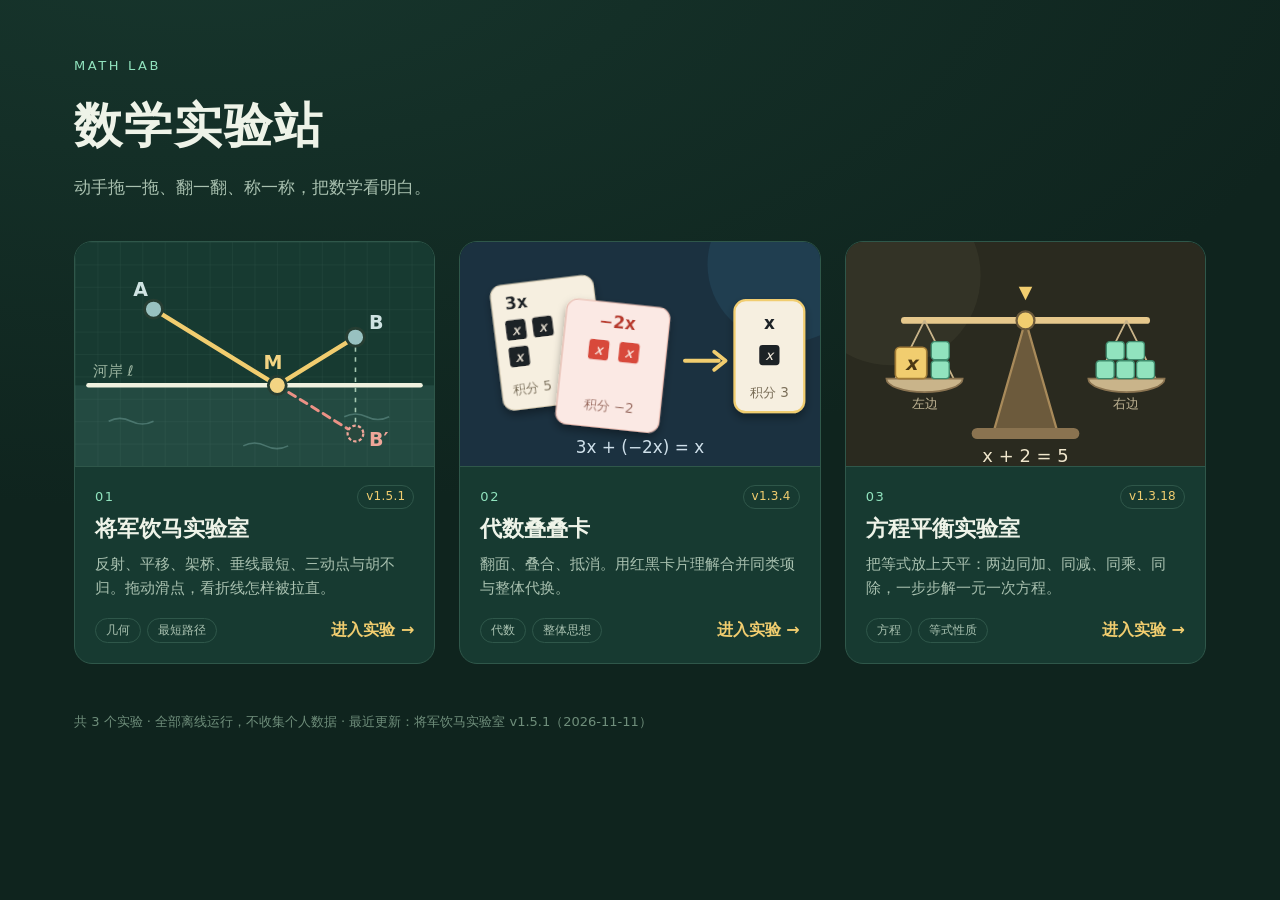
<file: index.html>
<!doctype html>
<html lang="zh-CN">
<head>
<meta charset="utf-8">
<meta name="viewport" content="width=device-width, initial-scale=1">
<title>数学实验站</title>
<meta name="description" content="动手拖一拖、翻一翻、称一称，把数学看明白。">
<link rel="icon" href="data:,">
<style>
  :root{color-scheme:dark;--bg:#0f241e;--panel:#173a31;--line:#2f574a;--ink:#eef3e8;--muted:#a9c1b0;--gold:#f1cd6f;--mint:#91e3be}
  *{box-sizing:border-box}
  body{margin:0;min-height:100vh;background:radial-gradient(1200px 600px at 15% -10%,#24524466,transparent),var(--bg);color:var(--ink);font:16px/1.6 system-ui,-apple-system,"PingFang SC","Microsoft YaHei","Noto Sans CJK SC",sans-serif}
  header{max-width:1180px;margin:0 auto;padding:56px 24px 24px}
  .eyebrow{color:var(--mint);letter-spacing:.2em;font-size:13px;margin:0 0 10px}
  h1{margin:0;font-size:clamp(32px,5vw,48px);letter-spacing:.04em}
  header p.tagline{margin:10px 0 0;color:var(--muted);font-size:17px}
  main{max-width:1180px;margin:0 auto;padding:16px 24px 48px}
  ul.grid{list-style:none;margin:0;padding:0;display:grid;grid-template-columns:repeat(auto-fill,minmax(300px,1fr));gap:24px}
  .card a{display:flex;flex-direction:column;height:100%;color:inherit;text-decoration:none;background:var(--panel);border:1px solid var(--line);border-radius:18px;overflow:hidden;transition:transform .18s ease,border-color .18s ease,box-shadow .18s ease}
  .card a:hover{transform:translateY(-4px);border-color:var(--gold);box-shadow:0 14px 34px #0007}
  .card a:focus-visible{outline:3px solid var(--gold);outline-offset:3px}
  .thumb{margin:0;aspect-ratio:16/10;background:#102e27;border-bottom:1px solid var(--line)}
  .thumb img{display:block;width:100%;height:100%;object-fit:cover}
  .body{display:flex;flex-direction:column;flex:1;padding:18px 20px 20px}
  .index{display:flex;align-items:center;justify-content:space-between;color:var(--mint);font-size:13px;letter-spacing:.12em}
  .ver{letter-spacing:.02em;padding:1px 8px;border:1px solid var(--line);border-radius:99px;font-size:12px;color:var(--gold);font-variant-numeric:tabular-nums}
  h2{margin:2px 0 6px;font-size:22px}
  .body p{margin:0 0 16px;color:var(--muted);font-size:15px;flex:1}
  .foot{display:flex;justify-content:space-between;align-items:center;gap:12px;flex-wrap:wrap}
  .tags span{display:inline-block;margin-right:6px;padding:2px 10px;border:1px solid var(--line);border-radius:99px;font-size:12px;color:var(--muted)}
  .go{color:var(--gold);font-weight:600;white-space:nowrap}
  footer{max-width:1180px;margin:0 auto;padding:0 24px 32px;color:#6f8e7b;font-size:13px}
  @media (prefers-reduced-motion:reduce){.card a{transition:none}.card a:hover{transform:none}}
  @media (max-width:520px){header{padding-top:36px}ul.grid{grid-template-columns:1fr}}
</style>
</head>
<body>
<header>
  <p class="eyebrow">MATH LAB</p>
  <h1>数学实验站</h1>
  <p class="tagline">动手拖一拖、翻一翻、称一称，把数学看明白。</p>
</header>
<main>
  <ul class="grid" aria-label="实验列表">
      <li class="card">
        <a href="horse/" aria-label="进入将军饮马实验室">
          <figure class="thumb"><img src="thumbs/horse.svg" alt="" width="320" height="200" ></figure>
          <div class="body">
            <span class="index">01<span class="ver">v1.5.1</span></span>
            <h2>将军饮马实验室</h2>
            <p>反射、平移、架桥、垂线最短、三动点与胡不归。拖动滑点，看折线怎样被拉直。</p>
            <div class="foot"><span class="tags"><span>几何</span><span>最短路径</span></span><span class="go">进入实验 →</span></div>
          </div>
        </a>
      </li>
      <li class="card">
        <a href="algebra-cards/" aria-label="进入代数叠叠卡">
          <figure class="thumb"><img src="thumbs/algebra-cards.svg" alt="" width="320" height="200" ></figure>
          <div class="body">
            <span class="index">02<span class="ver">v1.3.4</span></span>
            <h2>代数叠叠卡</h2>
            <p>翻面、叠合、抵消。用红黑卡片理解合并同类项与整体代换。</p>
            <div class="foot"><span class="tags"><span>代数</span><span>整体思想</span></span><span class="go">进入实验 →</span></div>
          </div>
        </a>
      </li>
      <li class="card">
        <a href="equation/" aria-label="进入方程平衡实验室">
          <figure class="thumb"><img src="thumbs/equation.svg" alt="" width="320" height="200" ></figure>
          <div class="body">
            <span class="index">03<span class="ver">v1.3.18</span></span>
            <h2>方程平衡实验室</h2>
            <p>把等式放上天平：两边同加、同减、同乘、同除，一步步解一元一次方程。</p>
            <div class="foot"><span class="tags"><span>方程</span><span>等式性质</span></span><span class="go">进入实验 →</span></div>
          </div>
        </a>
      </li>
  </ul>
</main>
<footer>共 3 个实验 · 全部离线运行，不收集个人数据 · 最近更新：将军饮马实验室 v1.5.1（2026-11-11）</footer>
</body>
</html>
</file>
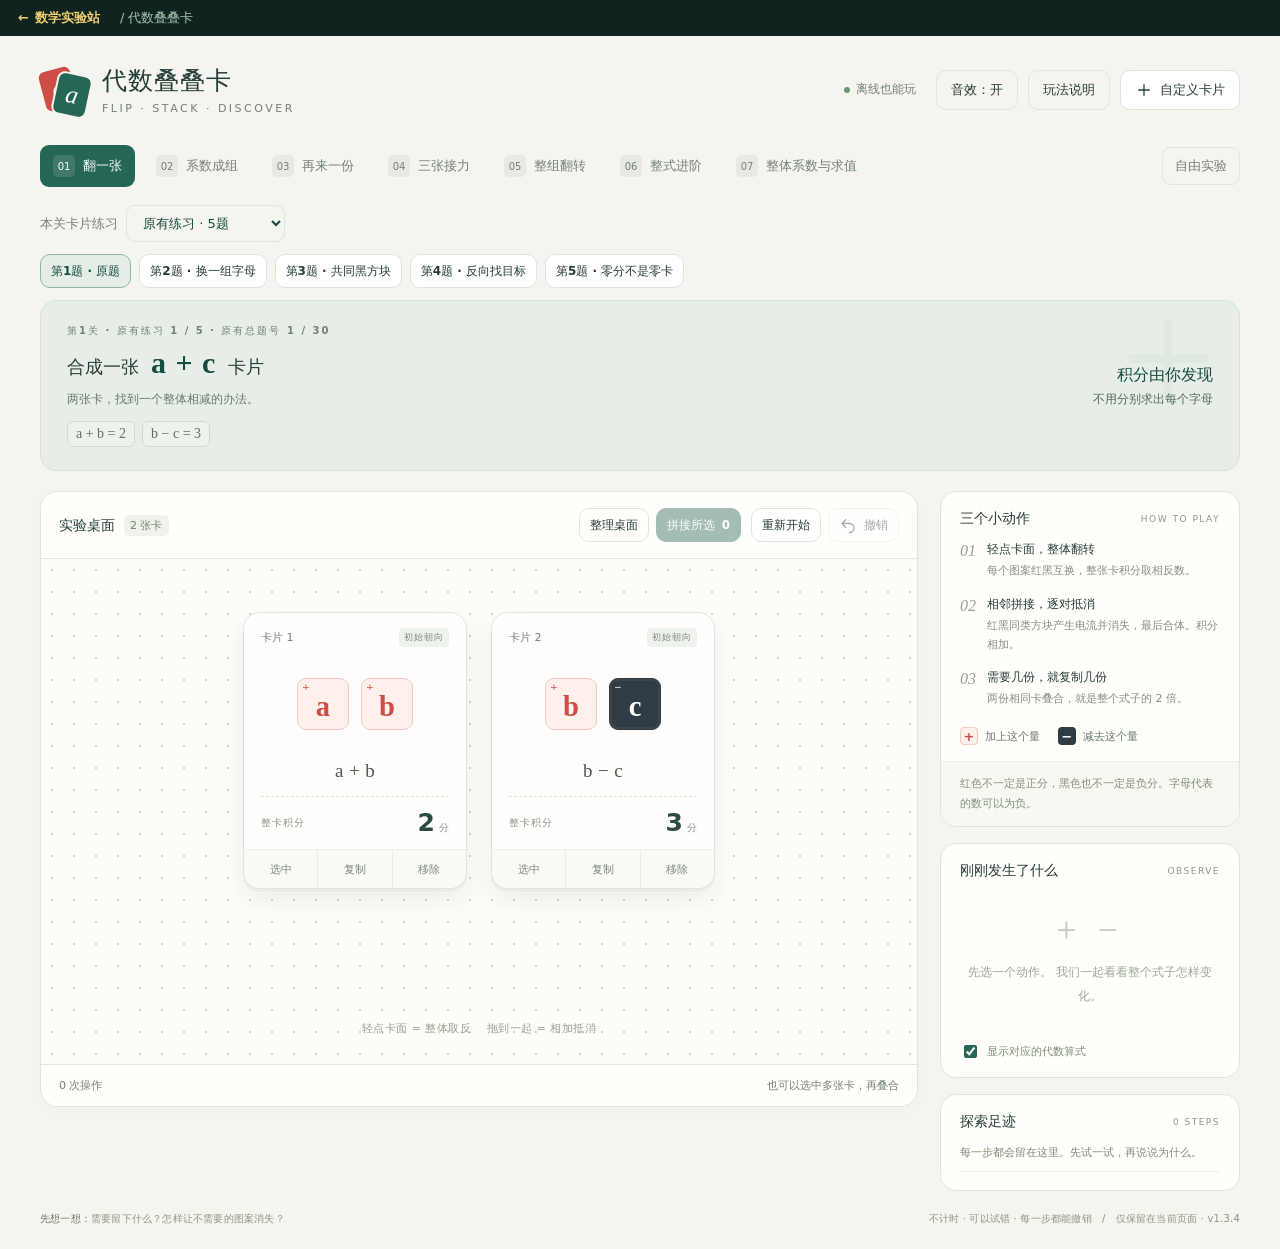
<file: algebra-cards/index.html>
<!doctype html>
<html lang="zh-CN">
<head>
<meta charset="utf-8">
<meta name="viewport" content="width=device-width, initial-scale=1">
<meta name="color-scheme" content="light">
<meta name="description" content="翻面、叠合、抵消。用可以动手操作的红黑卡片，理解代数的整体变形。单文件离线教学游戏。">
<meta http-equiv="Content-Security-Policy" content="default-src 'none'; script-src 'unsafe-inline'; style-src 'unsafe-inline'; img-src data:; font-src 'none'; connect-src 'none'; object-src 'none'; base-uri 'none'; form-action 'none'">
<link rel="icon" href="data:image/svg+xml,%3Csvg xmlns='http://www.w3.org/2000/svg' viewBox='0 0 40 40'%3E%3Crect width='40' height='40' rx='10' fill='%23226358'/%3E%3Ctext x='20' y='29' text-anchor='middle' font-size='30' fill='white'%3Ea%3C/text%3E%3C/svg%3E">
<title>代数叠叠卡 · 把整体思维玩出来</title>
<style>
:root{--paper:#f5f4ef;--ink:#253d36;--muted:#74817b;--green:#256657;--green-dark:#164b3f;--mint:#e4eee7;--line:#dfe4dc;--red:#cf4d47;--red-bg:#fff0ec;--black:#303b43;--shadow:0 12px 30px #233d3410;--card-width:224px;--token-size:44px;font-family:Inter,"PingFang SC","Microsoft YaHei","Noto Sans CJK SC",system-ui,sans-serif;color:var(--ink);background:var(--paper);font-synthesis:none}
*{box-sizing:border-box}body{margin:0}button,input,select{font:inherit}button{cursor:pointer}button:disabled{cursor:not-allowed;opacity:.42}button,input,select,summary{outline-offset:4px}button:focus-visible,input:focus-visible,select:focus-visible,[role=button]:focus-visible{outline:3px solid #e6a546}button{transition:background .15s,box-shadow .15s,transform .15s}button:not(:disabled):active{transform:translateY(1px)}h1,h2,h3,p{margin:0}button svg{width:18px;height:18px;flex:none;stroke:currentColor;fill:none;stroke-width:1.7;stroke-linecap:round;stroke-linejoin:round}
.app{max-width:1536px;margin:auto;padding:28px 40px 22px}.header{display:flex;align-items:center;justify-content:space-between;gap:16px;margin-bottom:30px}.brand{display:flex;align-items:center;gap:16px}.brand-mark{position:relative;width:46px;height:50px;flex-shrink:0}.brand-mark:before,.brand-mark:after{content:'a';position:absolute;display:grid;place-items:center;width:32px;height:40px;border-radius:8px;border:2px solid var(--paper);font-family:Georgia,serif;font-size:25px;font-style:italic}.brand-mark:before{background:var(--red);color:#fff;transform:rotate(-15deg);left:0;top:2px}.brand-mark:after{background:var(--green);color:#fff;transform:rotate(12deg);left:14px;top:8px}.brand h1{font-size:25px;letter-spacing:1px;font-weight:760}.brand p{font-size:11px;letter-spacing:2.5px;color:var(--muted);margin-top:5px}.header-actions{display:flex;gap:10px;align-items:center}.offline{font-size:12px;color:var(--muted);display:flex;align-items:center;gap:6px;margin-right:10px}.offline:before{content:'';width:6px;height:6px;border-radius:50%;background:#6b9a72}
.btn{border:1px solid var(--line);border-radius:10px;background:#fff;color:var(--ink);padding:10px 14px;font-size:13px;font-weight:600;display:inline-flex;align-items:center;justify-content:center;gap:7px;min-height:40px}.btn:hover:not(:disabled){background:#eff4ef;border-color:#bccfc2}.btn.primary{background:var(--green);border-color:var(--green);color:#fff}.btn.primary:hover:not(:disabled){background:var(--green-dark)}.btn.ghost{background:transparent}.btn.small{padding:7px 10px;min-height:34px;font-size:12px}.btn.icon-only{padding:9px 11px}.lesson-nav{display:flex;align-items:center;gap:8px;flex-wrap:wrap;margin-bottom:18px}.lesson-tab{display:flex;align-items:center;gap:8px;border:1px solid transparent;background:transparent;color:var(--muted);font-size:13px;border-radius:9px;padding:9px 12px}.lesson-tab .number{font-size:10px;background:#e7e9e2;border-radius:5px;display:grid;place-items:center;width:22px;height:22px}.lesson-tab[aria-pressed=true]{background:var(--green);color:#fff}.lesson-tab[aria-pressed=true] .number{background:#ffffff20}.lesson-tab:hover{background:#e7ece5}.lesson-tab[aria-pressed=true]:hover{background:var(--green-dark)}.free-tab{margin-left:auto;border-color:var(--line)}
.challenge{display:flex;align-items:center;justify-content:space-between;gap:20px;background:#e6eee7;border:1px solid #d7e2d6;border-radius:16px;padding:23px 26px;margin-bottom:20px;position:relative;overflow:hidden}.challenge:after{content:'+';font:170px Georgia,serif;position:absolute;right:23px;top:-40px;color:#d4e0d354;pointer-events:none}.challenge-text{position:relative;z-index:1}.eyebrow{display:block;color:#708273;font-size:10px;letter-spacing:2px;font-weight:700;margin-bottom:8px}.challenge h2{font-size:18px;font-weight:600;display:flex;align-items:baseline;gap:12px;flex-wrap:wrap}.target-expression{font-family:Georgia,"Times New Roman",serif;font-size:30px;font-weight:600;letter-spacing:1px;color:var(--green-dark)}.challenge p{font-size:12px;color:#687b6d;margin-top:9px;line-height:1.7}.target-status{max-width:280px;min-width:180px;font-size:12px;color:#526b58;text-align:right;position:relative;z-index:1;line-height:1.8}.target-status strong{font-size:16px;display:block;color:var(--green-dark)}.challenge.solved{border-color:#97b9a0;background:#e0efdf}
.layout{display:grid;grid-template-columns:minmax(0,1fr) 300px;gap:22px;align-items:start}.workshop{border:1px solid var(--line);border-radius:18px;background:#fcfcf8;overflow:hidden;box-shadow:0 4px 18px #31453705}.worktop{padding:16px 18px;border-bottom:1px solid var(--line);display:flex;align-items:center;justify-content:space-between;gap:12px;flex-wrap:wrap;background:#fffefb}.worktop-left{display:flex;align-items:center;gap:9px}.worktop h2{font-size:14px;font-weight:700}.count{background:#f0f2ec;color:#78816f;font-size:11px;border-radius:5px;padding:3px 6px}.worktools{display:flex;align-items:center;gap:7px}.board-scroll{max-height:740px;overflow:auto;overscroll-behavior:contain}.board{position:relative;min-height:505px;background-image:radial-gradient(#ced7cc 1px,transparent 1px);background-size:22px 22px;isolation:isolate}.board-note{position:absolute;bottom:28px;left:20px;right:20px;display:flex;justify-content:center;gap:15px;pointer-events:none;color:#96a28f;font-size:11px;letter-spacing:.5px}.empty-board{position:absolute;top:130px;left:20px;right:20px;text-align:center;pointer-events:none}.empty-board .empty-symbol{font:55px Georgia,serif;color:#b1c0af}.empty-board h3{font-size:16px;margin:12px 0;color:#69816a}.empty-board p{font-size:13px;line-height:1.9;color:#85957f}.desk-footer{padding:13px 18px;background:#fffefb;border-top:1px solid var(--line);display:flex;align-items:center;justify-content:space-between;gap:12px;color:var(--muted);font-size:11px}.history-buttons{display:flex;gap:7px}.keyboard-hint{font-size:11px}
.card{position:absolute;width:var(--card-width);border-radius:17px;border:1px solid #dfe5da;background:#fffefc;box-shadow:0 3px 0 #eaede5,0 11px 24px #31433712;user-select:none;z-index:2;transition:box-shadow .2s,border-color .2s;overflow:visible}.card:hover{box-shadow:0 3px 0 #e1e9dd,0 16px 30px #3143371c;border-color:#bccdba}.card.selected{border:2px solid var(--green);box-shadow:0 0 0 4px #25665712,0 14px 28px #31433718}.card.drop-target{outline:3px dashed #40836b;outline-offset:7px;background:#eff7ed}.card.dragging{z-index:50!important;box-shadow:0 24px 40px #233c342e;cursor:grabbing;opacity:.96}.card-face{padding:15px 17px 13px;cursor:grab;touch-action:none;border-radius:16px 16px 0 0;min-height:209px;overflow:hidden;transform-origin:center;backface-visibility:hidden}.card-face:active{cursor:grabbing}.card-top{display:flex;align-items:center;justify-content:space-between;gap:8px;color:var(--muted);font-size:11px}.card-name{white-space:nowrap;overflow:hidden;text-overflow:ellipsis;max-width:125px}.side-label{font-size:9px;letter-spacing:1px;color:#7c8a81;background:#eef2ec;padding:3px 5px;border-radius:4px;white-space:nowrap}.card.back .side-label{background:#e9edf0;color:#526576}.card-tokens{display:flex;align-items:center;justify-content:center;flex-wrap:wrap;gap:9px;min-height:112px;padding:20px 0;touch-action:none}.token{display:inline-flex;align-items:center;justify-content:center;width:var(--token-size);height:var(--token-size);border-radius:9px;position:relative;font-family:Georgia,"Times New Roman",serif;font-size:29px;font-weight:700;border:1px solid transparent;flex:none}.token.positive{color:var(--red);background:var(--red-bg);border-color:#f0cac0}.token.negative{color:#fff;background:var(--black);border-color:var(--black);box-shadow:inset 0 0 0 2px #ffffff0d}.token-sign{position:absolute;top:2px;left:4px;font-family:system-ui,sans-serif;font-size:10px;line-height:1}.token-multiple{position:absolute;right:-5px;bottom:-6px;border-radius:5px;font:700 10px system-ui,sans-serif;padding:2px 4px;background:#fff;border:1px solid #dce2da;color:#465649}.zero-symbol{font-family:Georgia,serif;color:#94a38f;font-size:38px}.card-expression{font:19px Georgia,"Times New Roman",serif;text-align:center;color:#4a5b50;letter-spacing:.4px;overflow-wrap:anywhere;margin-bottom:14px}.card-score{border-top:1px dashed #e0e5db;padding-top:12px;display:flex;align-items:center;justify-content:space-between}.score-caption{color:#8b9588;font-size:10px;letter-spacing:1px}.score-value{font-variant-numeric:tabular-nums;font-size:25px;font-weight:740;line-height:1.1;color:#294e40}.score-unit{font-size:10px;color:#8c988a;margin-left:4px;font-weight:400}.card-actions{display:flex;gap:0;border-top:1px solid #ecefe7;border-radius:0 0 16px 16px;overflow:hidden;background:#f9faf6}.card-actions button{background:none;border:0;flex:1;padding:10px 3px;font-size:11px;color:#7a8777;min-height:38px}.card-actions button+button{border-left:1px solid #e9ede3}.card-actions button:hover{background:#eef3e9;color:var(--green)}.card-actions button[aria-pressed=true]{background:#e3eee1;color:var(--green);font-weight:700}.card .assembled{position:absolute;left:50%;top:-13px;transform:translateX(-50%);white-space:nowrap;font-size:9px;letter-spacing:1px;color:#597961;background:#f2f7ed;border:1px solid #d6e4cd;border-radius:20px;padding:4px 10px}
.sidebar{display:flex;flex-direction:column;gap:16px}.panel{background:#fffefb;border:1px solid var(--line);border-radius:16px;overflow:hidden}.panel-head{padding:18px 19px 13px;display:flex;justify-content:space-between;align-items:center}.panel-head h2{font-size:14px}.micro-tag{font-size:9px;color:#8c9988;letter-spacing:1.5px}.legend{display:flex;gap:18px;padding:0 19px 16px;font-size:11px;color:#68796b}.legend-piece{display:inline-flex;align-items:center;gap:7px}.mini-square{display:inline-grid;place-items:center;border-radius:4px;width:18px;height:18px;font-size:13px;font-weight:700}.mini-square.red{color:var(--red);background:var(--red-bg);border:1px solid #efcbbf}.mini-square.dark{color:#fff;background:var(--black)}.rule-note{background:#f7f8f2;padding:12px 19px;font-size:11px;color:#81907a;line-height:1.8;border-top:1px solid #e9ecdf}.steps{list-style:none;padding:0 19px 18px;margin:0;display:flex;flex-direction:column;gap:15px}.steps li{display:flex;gap:11px;align-items:flex-start}.step-no{font:italic 16px Georgia,serif;color:#90a28b;padding-top:1px}.steps strong{display:block;font-size:12px;font-weight:650;margin-bottom:4px}.steps p{font-size:11px;line-height:1.7;color:#849080}.record{padding:0 19px 18px;min-height:143px}.record-title{font-size:12px;color:#62755e;line-height:1.7}.equation{font-family:Georgia,"Times New Roman",serif;letter-spacing:.5px;overflow-wrap:anywhere;line-height:1.65}.record .equation{font-size:20px;margin-top:8px;color:#315d49}.record small{font-size:11px;color:#85917e;line-height:1.8;display:block;margin-top:8px}.record-empty{display:grid;place-items:center;text-align:center;padding:16px 5px;color:#9ba795;font-size:12px;line-height:2}.record-empty span{font:36px Georgia,serif;letter-spacing:6px;color:#c2cdbb;margin-bottom:9px}.cancel-row{margin-top:12px;border-radius:9px;background:#f6f8f1;padding:10px;display:flex;flex-direction:column;gap:9px}.cancel-pair{display:flex;align-items:center;justify-content:center;gap:14px}.cancel-pair .token{--token-size:30px;font-size:20px;border-radius:6px}.cancel-text{font-size:11px;color:#77876e}.cancel-row.animate .positive{animation:cancel-red .9s .25s both}.cancel-row.animate .negative{animation:cancel-black .9s .25s both}@keyframes cancel-red{0%{transform:none;opacity:1}60%{transform:translateX(22px);opacity:.75}100%{transform:translateX(22px) scale(.5);opacity:0}}@keyframes cancel-black{0%{transform:none;opacity:1}60%{transform:translateX(-22px);opacity:.75}100%{transform:translateX(-22px) scale(.5);opacity:0}}.trace-toggle{display:flex;align-items:center;gap:7px;font-size:11px;color:#7e8f78;padding:0 19px 16px}.trace-toggle input{accent-color:var(--green)}.activity{list-style:none;padding:0 19px 18px;margin:0;max-height:210px;overflow:auto}.activity li{padding:9px 0;border-bottom:1px solid #eef0e7;font-size:11px;line-height:1.7;color:#7e8d76}.activity li:first-child{padding-top:0}.activity .log-no{font:italic 12px Georgia,serif;color:#9fb095;margin-right:8px}.activity .log-result{color:#406245}.fact-list{display:flex;flex-wrap:wrap;gap:7px;margin-top:12px}.fact-chip{border:1px solid #d0ddcb;background:#f6faf280;border-radius:6px;padding:4px 8px;font-family:Georgia,"Times New Roman",serif;font-size:14px;color:#5e7458}
.footer{display:flex;justify-content:space-between;gap:20px;color:#8a9881;font-size:10px;line-height:1.7;margin-top:19px;letter-spacing:.2px}.footer strong{font-weight:500;color:#657b5e}.toast{position:fixed;bottom:24px;left:50%;transform:translate(-50%,15px);background:#253d36;color:#fff;padding:12px 20px;border-radius:12px;box-shadow:0 10px 30px #203a3030;opacity:0;pointer-events:none;z-index:200;max-width:calc(100vw - 32px);font-size:13px;transition:opacity .2s,transform .2s;line-height:1.6}.toast.visible{opacity:1;transform:translate(-50%,0)}.sr-only{position:absolute;width:1px;height:1px;padding:0;margin:-1px;overflow:hidden;clip:rect(0,0,0,0);white-space:nowrap;border:0}
dialog{border:1px solid var(--line);border-radius:20px;width:min(500px,calc(100% - 32px));padding:28px;background:#fffefb;color:var(--ink);box-shadow:0 30px 100px #1d3a3340;max-height:90vh;overflow:auto}dialog::backdrop{background:#233d3455;backdrop-filter:blur(3px)}.dialog-top{display:flex;justify-content:space-between;align-items:center;margin-bottom:17px}.dialog-top h2{font-size:20px}.dialog-description{color:#7b8973;font-size:12px;line-height:1.9;margin-bottom:20px}.field{display:flex;flex-direction:column;gap:9px;margin-bottom:17px}.field label{font-size:13px;font-weight:600}.field input{background:#f9faf5;border:1px solid #dce3d5;color:var(--ink);border-radius:10px;padding:13px 14px;width:100%;font-size:17px}.field small{font-size:11px;color:#8d9985}.form-preview{border:1px dashed #d1ddc8;border-radius:12px;min-height:88px;background:#fafbf6;padding:16px;margin:16px 0;display:flex;align-items:center;justify-content:center;gap:9px;flex-wrap:wrap}.form-error{font-size:12px;line-height:1.8;color:#b13f36;margin:12px 0;min-height:22px}.dialog-buttons{display:flex;gap:10px;justify-content:flex-end}.help-list{padding-left:20px;font-size:13px;line-height:2;color:#617558}.help-list li{padding:5px 0}.help-warning{font-size:12px;background:#f2f5eb;padding:14px;border-radius:10px;line-height:1.9;color:#718368;margin-top:12px}
@media(min-width:1400px){.layout{grid-template-columns:minmax(0,1fr) 322px}.board{min-height:545px}.app{padding-top:32px}.challenge{padding:26px 28px}}@media(max-width:1050px){.app{padding:22px}.layout{grid-template-columns:minmax(0,1fr) 263px;gap:15px}.worktools{gap:5px}.worktop{padding:14px}.btn{padding:9px 11px}.lesson-tab{padding:8px 9px}.lesson-tab .number{display:none}.offline{display:none}}@media(max-width:800px){.app{padding:18px}.header{margin-bottom:20px}.brand h1{font-size:22px}.layout{grid-template-columns:1fr}.sidebar{display:grid;grid-template-columns:1fr 1fr;gap:12px}.sidebar .howto{display:none}.board{min-height:450px}.challenge{padding:20px}.free-tab{margin-left:0}.target-status{min-width:135px}.footer{flex-direction:column;gap:3px}.board-note{font-size:10px}}@media(max-width:520px){.app{padding:16px 12px}.header{gap:8px;align-items:flex-start}.brand{gap:10px}.brand h1{font-size:20px;letter-spacing:.5px}.brand p{font-size:8px;letter-spacing:1.5px}.brand-mark{transform:scale(.83);transform-origin:left center;width:40px}.header-actions{gap:6px}.header-actions .btn{padding:8px;font-size:11px;min-height:36px}.header-actions svg{display:none}.lesson-nav{gap:4px;margin-bottom:12px}.lesson-tab{font-size:11px;padding:8px}.challenge{padding:16px;gap:10px;align-items:flex-start}.challenge h2{font-size:14px;gap:7px}.target-expression{font-size:25px}.challenge p{font-size:11px}.target-status{min-width:83px;max-width:100px;font-size:10px;padding-top:18px}.target-status strong{font-size:13px}.fact-chip{font-size:12px}.layout{gap:14px}.worktop{padding:12px;gap:10px}.worktop h2{font-size:12px}.worktools .btn{padding:7px;font-size:11px;min-height:32px}.worktools svg{width:14px}.card-face{padding:12px 11px 11px;min-height:203px}.card-name{font-size:10px;max-width:84px}.side-label{font-size:8px;padding:2px 3px}.card-tokens{gap:7px;--token-size:36px;min-height:103px}.token{font-size:24px}.card-expression{font-size:17px}.card-score{padding-top:11px}.score-value{font-size:24px}.score-caption{font-size:9px}.card-actions button{font-size:10px;padding:10px 1px}.desk-footer{padding:11px;gap:8px}.keyboard-hint{display:none}.sidebar{grid-template-columns:1fr}.activity-panel{display:none}.panel-head{padding:16px 17px 12px}.board-note{gap:8px;bottom:22px;flex-wrap:wrap}.footer{font-size:10px}.trace-toggle{padding-bottom:13px}dialog{padding:22px}.record{min-height:120px}}
@media(prefers-reduced-motion:reduce){*,*:before,*:after{animation:none!important;transition:none!important;scroll-behavior:auto!important}}
.challenge h2,.worktop h2{color:var(--ink)}
.target-expression,.challenge-proof{overflow-wrap:anywhere}
.challenge-proof{font-family:Georgia,"Times New Roman",serif}
.card-tokens{--token-size:52px;gap:18px 12px}
.token{line-height:1;font-weight:600}
.token-symbol{display:inline-block;flex:none;white-space:nowrap;font-family:Georgia,"Times New Roman",serif;font-size:calc(var(--token-size) * .55);font-weight:600;line-height:1;letter-spacing:0;margin-top:7px}
.token.compound .token-symbol{font-size:calc(var(--token-size) * .47)}
.token-symbol sup{display:inline;font-size:.62em;line-height:0;vertical-align:super;position:static;margin:0 0 0 1px;padding:0}
.token-sign{top:3px;left:4px;font-size:calc(var(--token-size) * .18);font-weight:500;line-height:1}
.token-multiple{right:-5px;bottom:-14px;font-size:10px;line-height:1.2;padding:2px 4px;z-index:1}
.cancel-pair .token{--token-size:34px}
.card-face{display:flex;flex-direction:column}.card-face .card-tokens{flex:1}.card-score{margin-top:auto}
.inline-cancellation{position:fixed;z-index:100;left:50%;bottom:12px;transform:translateX(-50%);width:min(760px,calc(100% - 24px));max-height:50dvh;overflow:auto;background:#fffefbf5;border:1px solid #a7c4b5;border-radius:15px;padding:13px 18px;box-shadow:0 8px 40px #193c3426;display:grid;grid-template-columns:minmax(0,1fr) auto;gap:6px 16px;backdrop-filter:blur(8px)}
.cancel-heading{display:flex;align-items:center;justify-content:space-between;gap:12px;grid-column:1/-1}.cancel-heading h2{font-size:15px;color:var(--ink)}.cancel-counter{font-size:11px;color:var(--green);font-weight:700;font-variant-numeric:tabular-nums;white-space:nowrap}
.cancel-current{font-size:12px;color:#637967;line-height:1.7;grid-column:1/-1}.cancel-score{font:15px Georgia,"Times New Roman",serif;color:var(--green);overflow-wrap:anywhere;line-height:1.8;align-self:center}
.cancel-controls{display:flex;align-items:center;justify-content:flex-end;gap:7px;flex-wrap:wrap}.cancel-controls .btn{white-space:nowrap}
.board.is-cancelling .card:not(.joining-card){opacity:.35}.board.is-cancelling .card-face{cursor:default;touch-action:pan-y}.board.is-cancelling .card-tokens{touch-action:pan-y}.board.is-cancelling .board-note{visibility:hidden}
.joining-card{border-color:#79ac92;box-shadow:0 3px 0 #d4e4d6,0 8px 22px #264d3d18}.joining-card .card-expression{opacity:.45}.joining-card.supplying{border-color:#22a397;box-shadow:0 0 0 3px #65ccb834,0 8px 26px #23a19124}
.joining-card .token.active-pair{outline:2px solid #29b8a8;outline-offset:4px;box-shadow:0 0 16px #43d4bc66}.joining-card .token[data-remaining="0"]{visibility:hidden}
.board-arc{position:absolute;left:0;top:0;pointer-events:none;z-index:80;opacity:0;overflow:hidden;filter:drop-shadow(0 0 4px #37caba)}.board-arc path{fill:none;stroke:#21aaa3;stroke-width:3.4;stroke-linejoin:round;stroke-linecap:round}.board-arc path+path{stroke:#d9fff4;stroke-width:1.3}
@media(max-width:800px){.header-actions{flex-wrap:wrap;justify-content:flex-end}.header{align-items:center}}
@media(max-width:520px){.card-tokens{--token-size:42px;gap:18px 12px}.challenge{flex-wrap:wrap}.target-expression{font-size:23px}.challenge-proof{font-size:12px!important}.target-status{padding-top:0;text-align:left;max-width:none}.header-actions{max-width:176px;gap:5px}.header-actions .btn{font-size:10px;min-height:30px;padding:6px 7px}.inline-cancellation{padding:11px 12px;gap:5px;bottom:8px;grid-template-columns:minmax(0,1fr)}.cancel-heading{gap:6px}.cancel-heading h2{font-size:12px}.cancel-counter{font-size:10px}.cancel-current{font-size:11px}.cancel-score{font-size:13px}.cancel-controls{justify-content:space-between}.cancel-controls .btn{font-size:11px;padding:6px 8px}}
@media(max-height:600px){.inline-cancellation{padding:8px 12px;gap:4px}.cancel-heading h2{font-size:12px}.cancel-current{font-size:11px}.cancel-score{display:none}.cancel-controls{grid-column:1/-1}.cancel-heading{position:sticky;top:0;background:#fffefb}.cancel-controls{position:sticky;bottom:0;background:#fffefb}}
@media(prefers-reduced-motion:reduce){.board-arc{opacity:1;filter:none}}
.worktop{flex-wrap:nowrap;align-items:flex-start}.worktop-left{flex-wrap:wrap;min-width:0;padding-top:7px}.worktop-left h2,.worktop-left .count{white-space:nowrap}.desk-actions{display:flex;align-items:center;justify-content:flex-end;gap:10px;flex-shrink:0;margin-left:auto}.desk-actions .btn{white-space:nowrap}
@media(max-width:1050px){.desk-actions{flex-direction:column;align-items:flex-end;gap:7px}}
.example-nav{display:flex;flex-wrap:wrap;gap:8px;margin:0 0 12px}.example-nav[hidden]{display:none}.example-nav .btn[aria-pressed=true]{background:var(--mint);border-color:#93b4a3;color:var(--green-dark)}.example-equation{font:19px Georgia,"Times New Roman",serif!important;color:var(--green-dark)!important;overflow-wrap:anywhere}.score-unspecified{font-size:11px;color:var(--muted)}
.victory-banner{position:fixed;z-index:150;top:max(18px,env(safe-area-inset-top));left:50%;transform:translateX(-50%);width:min(360px,calc(100vw - 32px));pointer-events:none}.victory-banner[hidden]{display:none}.victory-message{display:flex;align-items:center;justify-content:center;gap:18px;padding:20px 24px;border:1px solid #ccdbab;border-radius:20px;background:linear-gradient(120deg,#fffbe5,#ecf7ed);box-shadow:0 12px 40px #315b3e29;animation:victory-arrive .6s ease-out both}.victory-party{font-size:46px;line-height:1.1}.victory-title{font:800 34px/1.1 system-ui,sans-serif;letter-spacing:1px;color:var(--green-dark)}.victory-detail{font-size:12px;color:#637a58;line-height:1.6;margin-top:6px}.target-status .victory-label{font-size:21px;letter-spacing:.5px;margin-bottom:3px;color:var(--green)}@keyframes victory-arrive{0%{opacity:0;transform:translateY(-12px) scale(.93)}65%{opacity:1;transform:translateY(0) scale(1.02)}100%{opacity:1;transform:none}}
.fill-work{padding:24px;min-height:320px}.fill-work[hidden],.fill-work [hidden]{display:none!important}.is-fill-mode .worktools,.is-fill-mode .howto,.is-fill-mode .keyboard-hint,.is-fill-mode .trace-toggle{display:none}.fill-instructions{font-size:13px;line-height:1.8;color:var(--muted)}.fill-source{font-size:11px;line-height:1.7;color:var(--muted);margin-top:18px;padding-top:12px;border-top:1px solid var(--line)}.fill-row{display:flex;flex-wrap:wrap;align-items:center;gap:10px 6px;padding:20px 0;border-bottom:1px dashed var(--line);font:23px/1.8 Georgia,"Times New Roman",serif}.fill-target{flex-basis:100%;overflow-wrap:anywhere;font-weight:bold;color:var(--green-dark)}.fill-factor{display:inline-flex;align-items:center;gap:4px;max-width:100%}.fill-input{width:62px;min-width:0;padding:8px 3px;text-align:center;border:2px solid #a4baa8;border-radius:9px;background:#f6faf5;color:var(--green-dark);font:600 20px/1.3 system-ui,sans-serif}.fill-input:focus{border-color:var(--green);outline:2px solid #badbb3;outline-offset:2px}.fill-times{font-size:22px;color:var(--green-dark);padding:0 2px}.fill-bank-bar{display:flex;flex-wrap:wrap;align-items:center;gap:8px;margin:0 0 12px;font-size:13px;color:var(--muted)}.fill-bank-bar[hidden]{display:none}.fill-bank-bar select{max-width:100%;padding:9px 12px;border:1px solid var(--line);border-radius:9px;background:var(--paper);color:var(--green-dark);font:inherit}.fill-warning{padding:12px 14px;background:#fff3dd;border:1px solid #e5caa2;border-radius:10px;font-size:13px;line-height:1.8;color:#855922;margin:14px 0}.fill-row.step-row{font:18px/1.9 var(--font);gap:8px}.step-row .fill-target{font-weight:500}.step-row .fill-input{width:100px;font-size:19px}.step-after{max-width:100%;overflow-wrap:anywhere}.fill-actions{display:flex;gap:12px;align-items:center;margin-top:22px}.fill-feedback{font-size:14px;line-height:1.8;margin-top:16px;color:#9c452c;overflow-wrap:anywhere}.fill-feedback[data-status=correct]{color:var(--green)}.fill-proof{padding:16px;margin-top:15px;background:var(--mint);border-radius:12px;font-size:15px;line-height:2;overflow-wrap:anywhere}.fill-proof p+p{margin-top:10px}@media(max-width:520px){.fill-work{padding:16px 12px}.fill-row{font-size:20px;gap:10px 4px}.fill-input{width:50px;font-size:18px}.fill-factor{gap:3px}}
.challenge .fill-question{white-space:pre-line;font:600 17px/1.9 Georgia,"Times New Roman",serif;color:var(--green-dark);overflow-wrap:anywhere;margin-top:14px}.fill-question[hidden]{display:none}.fill-chain{padding:20px 0;border-bottom:1px dashed var(--line);font:23px/1.8 Georgia,"Times New Roman",serif}.chain-target{margin-bottom:8px}.fill-row.chain-line{display:grid;grid-template-columns:18px minmax(0,1fr);gap:8px;padding:8px 0;border:0;font:inherit}.chain-content{display:flex;flex-wrap:wrap;align-items:center;gap:10px 6px;min-width:0}.chain-equals{color:var(--green-dark)}.fill-number,.fill-product{display:inline-flex;align-items:center;gap:3px;max-width:100%}.chain-constant{white-space:nowrap}.chain-structure .fill-factor>span:last-child{min-width:0;overflow-wrap:anywhere}.chain-result .fill-input,.chain-final-result .fill-input{width:86px;background:#edf6eb}.chain-structure .fill-input{flex-shrink:0}.final-chain{background:#f5f8f1;border-radius:12px;padding:16px;margin-top:16px}@media(max-width:520px){.fill-chain{font-size:20px}.fill-row.chain-line{grid-template-columns:14px minmax(0,1fr);gap:4px}.chain-content{gap:10px 4px}.fill-product{gap:2px}.fill-number{gap:1px}.final-chain{padding:12px 8px}.challenge .fill-question{font-size:15px}}
.fill-question-row{display:flex;align-items:flex-start;gap:18px;flex-wrap:wrap}.fill-question-row .fill-question{flex:1 1 360px;min-width:0}.fill-question-row .btn{margin-top:18px;flex-shrink:0;min-height:42px}.challenge.fill-challenge{display:grid;grid-template-columns:minmax(0,1fr);gap:12px}.fill-challenge .challenge-text{min-width:0}.fill-challenge h2,.fill-challenge .target-expression{font:600 14px/1.6 system-ui,sans-serif;letter-spacing:0;color:#526b58}.fill-challenge .fill-question{font-size:28px;line-height:1.8;font-weight:700;margin-top:14px;color:var(--green-dark)}.fill-challenge #challenge-description,.fill-challenge .target-status,.fill-challenge .target-status strong{font-size:12px;line-height:1.7}.fill-challenge .target-status{display:flex;flex-wrap:wrap;gap:4px 12px;text-align:left;max-width:none;min-width:0}.is-fill-mode .fill-instructions,.is-fill-mode .fill-feedback{font-size:12px}.is-fill-mode .fill-proof{font-size:13px}.bridge-panel{padding:14px 18px;background:#f1f6ee;border:1px solid var(--line);border-radius:12px;margin-bottom:18px;font-size:12px;line-height:1.8;color:#526b58}.bridge-heading{display:flex;gap:14px;justify-content:space-between;align-items:center;flex-wrap:wrap}.bridge-heading .btn{min-height:42px}#bridge-steps{display:flex;gap:8px;flex-wrap:wrap;margin-top:10px}#bridge-steps .btn[aria-pressed=true]{background:var(--mint);border-color:#93b4a3}#bridge-result{margin-top:10px;overflow-wrap:anywhere}#open-card-game[hidden],.bridge-panel[hidden],#bridge-result[hidden],#bridge-steps[hidden]{display:none}@media(max-width:520px){.fill-challenge .fill-question{font-size:22px;line-height:1.85}.fill-question-row{gap:8px}.fill-question-row .fill-question{flex-basis:100%}.fill-question-row .btn{margin-top:0}.fill-challenge h2,.fill-challenge .target-expression{font-size:13px}.bridge-panel{padding:12px}.bridge-panel .btn{white-space:normal}.fill-challenge #challenge-description{font-size:11px}}
</style>
</head>
<body>
<style id="mathlab-home-style">
#mathlab-home-bar{all:initial;display:flex;align-items:center;gap:10px;box-sizing:border-box;width:100%;min-height:36px;padding:2px max(16px,env(safe-area-inset-right)) 2px max(16px,env(safe-area-inset-left));background:#0f241e;color:#a9c1b0;font:13px/1.3 system-ui,-apple-system,"PingFang SC","Microsoft YaHei","Noto Sans CJK SC",sans-serif;position:relative;z-index:2147483000}
#mathlab-home{all:unset;display:inline-flex;align-items:center;gap:6px;margin-left:-8px;padding:6px 10px;border-radius:8px;color:#f1cd6f;font-weight:600;cursor:pointer;white-space:nowrap;-webkit-tap-highlight-color:transparent}
#mathlab-home:hover{background:rgba(255,255,255,.08)}
#mathlab-home:focus-visible{outline:2px solid #f1cd6f;outline-offset:1px}
#mathlab-home-bar .mathlab-here{all:unset;overflow:hidden;text-overflow:ellipsis;white-space:nowrap;color:#a9c1b0}
@media print{#mathlab-home-bar{display:none}}
</style>
<nav id="mathlab-home-bar" aria-label="数学实验站"><a id="mathlab-home" href="../" title="返回数学实验站首页"><span aria-hidden="true">←</span>数学实验站</a><span class="mathlab-here" aria-hidden="true">/ 代数叠叠卡</span></nav>

<div class="app">
  <header class="header">
    <div class="brand"><div class="brand-mark" aria-hidden="true"></div><div><h1>代数叠叠卡</h1><p>FLIP · STACK · DISCOVER</p></div></div>
    <div class="header-actions"><span class="offline">离线也能玩</span><button class="btn ghost" id="sound-btn" type="button" data-sound-toggle aria-pressed="true" title="关闭音效">音效：开</button><button class="btn ghost" id="help-btn" type="button">玩法说明</button><button class="btn" id="custom-btn" type="button"><svg viewBox="0 0 24 24" aria-hidden="true"><path d="M12 5v14M5 12h14"/></svg>自定义卡片</button></div>
  </header>
  <nav class="lesson-nav" aria-label="选择练习关卡" id="lesson-nav"></nav>
  <div class="fill-bank-bar" id="fill-bank-bar" hidden><label for="fill-bank">第7关题目分组</label><select id="fill-bank"><option value="review">原有结构练习 · 6题</option><option value="whole">整体加减与倍数 · 8题</option><option value="parameter">倍乘组合与消项 · 9题</option><option value="simplify">展开后的整体重组 · 4题</option></select><span>结构提炼21题 + 原有6题 = 27题</span></div>
  <div class="fill-bank-bar" id="card-bank-bar" hidden><label for="card-bank">本关卡片练习</label><select id="card-bank"><option value="original">原有练习 · 5题</option><option value="linked">第7关对应卡片游戏</option></select></div>
  <nav class="example-nav" id="example-nav" aria-label="选择本关题目" hidden><button class="btn small" type="button" data-example="0">第1题</button><button class="btn small" type="button" data-example="1">第2题</button><button class="btn small" type="button" data-example="2">第3题</button><button class="btn small" type="button" data-example="3">第4题</button><button class="btn small" type="button" data-example="4">第5题</button></nav>
  <section class="challenge" id="challenge" aria-labelledby="challenge-title">
    <div class="challenge-text"><span class="eyebrow" id="challenge-eyebrow">今日的小挑战</span><h2 id="challenge-title"><span id="target-label">合成一张</span><span class="target-expression" id="target-expression">a + c</span><span id="target-suffix">卡片</span></h2><p class="example-equation" id="example-equation" hidden></p><p id="challenge-description"></p><div class="fill-question-row"><p class="fill-question" id="fill-question" hidden></p><button class="btn" id="open-card-game" type="button" hidden>卡片游戏</button></div><div class="fact-list" id="facts" aria-label="原始卡片条件"></div></div>
    <div class="target-status" id="target-status" aria-live="polite"></div>
  </section>
  <section class="bridge-panel" id="bridge-panel" hidden aria-label="对应卡片练习"><div class="bridge-heading"><span id="bridge-origin"></span><button class="btn" id="return-fill-btn" type="button">返回原题</button></div><nav id="bridge-steps" aria-label="卡片子目标"></nav><p id="bridge-result" hidden></p></section>
  <main class="layout">
    <section class="workshop" aria-label="卡片实验桌面">
      <div class="worktop"><div class="worktop-left"><h2>实验桌面</h2><span class="count" id="card-count">2 张卡</span></div><div class="desk-actions"><div class="worktools"><button class="btn small ghost" id="arrange-btn" type="button" title="将卡片整齐排开">整理桌面</button><button class="btn small primary" id="merge-btn" type="button" disabled>拼接所选 <span id="selected-count">0</span></button></div><div class="history-buttons"><button class="btn small" id="reset-btn" type="button">重新开始</button><button class="btn small" id="undo-btn" type="button" disabled><svg viewBox="0 0 24 24" aria-hidden="true"><path d="M9 5 4 10l5 5M4 10h10a6 6 0 0 1 0 12"/></svg>撤销</button></div></div></div>
      <section class="fill-work" id="fill-work" aria-label="系数填空答题区" hidden><p class="fill-instructions" id="fill-instructions">从上往下完成连等式：先填整体系数，再抄写系数并把每个整体替换成题干中的数值，最后计算结果。负数的负号直接输入，数值替换处的括号用于保留负号。结构提炼题支持分数（如 -1/2）或小数；原有加减号和括号外常数都不能丢。</p><p class="fill-warning" id="fill-warning" hidden></p><form id="fill-form" novalidate><div id="fill-rows"></div><div class="fill-actions"><button class="btn primary" id="fill-submit" type="submit">检查答案</button></div></form><p class="fill-feedback" id="fill-feedback" role="status" aria-live="polite"></p><div class="fill-proof" id="fill-proof" hidden></div><p class="fill-source" id="fill-source"></p></section>
      <div class="board-scroll" id="board-scroll"><div class="board" id="board" aria-label="点击卡面翻转；拖到其他卡片上叠合"></div></div>
      <div class="desk-footer"><span id="step-count">0 次操作</span><span class="keyboard-hint">也可以选中多张卡，再叠合</span></div>
    </section>
    <aside class="sidebar" aria-label="操作说明与观察记录">
      <section class="panel howto"><div class="panel-head"><h2>三个小动作</h2><span class="micro-tag">HOW TO PLAY</span></div><ol class="steps"><li><span class="step-no">01</span><div><strong>轻点卡面，整体翻转</strong><p>每个图案红黑互换，整张卡积分取相反数。</p></div></li><li><span class="step-no">02</span><div><strong>相邻拼接，逐对抵消</strong><p>红黑同类方块产生电流并消失，最后合体。积分相加。</p></div></li><li><span class="step-no">03</span><div><strong>需要几份，就复制几份</strong><p>两份相同卡叠合，就是整个式子的 2 倍。</p></div></li></ol><div class="legend"><span class="legend-piece"><span class="mini-square red">+</span>加上这个量</span><span class="legend-piece"><span class="mini-square dark">−</span>减去这个量</span></div><p class="rule-note">红色不一定是正分，黑色也不一定是负分。字母代表的数可以为负。</p></section>
      <section class="panel"><div class="panel-head"><h2>刚刚发生了什么</h2><span class="micro-tag">OBSERVE</span></div><div class="record" id="record"></div><label class="trace-toggle"><input type="checkbox" id="show-math" checked> 显示对应的代数算式</label></section>
      <section class="panel activity-panel"><div class="panel-head"><h2>探索足迹</h2><span class="micro-tag" id="log-count">0 STEPS</span></div><ol class="activity" id="activity"></ol></section>
    </aside>
  </main>
  <footer class="footer"><span><strong>先想一想：</strong>需要留下什么？怎样让不需要的图案消失？</span><span>不计时 · 可以试错 · 每一步都能撤销　/　仅保留在当前页面 · v1.3.4</span></footer>
</div>
<div class="toast" id="toast" role="status" aria-live="polite"></div>
<div class="victory-banner" id="victory-banner" role="status" aria-live="polite" aria-atomic="true" hidden><div class="victory-message"><span class="victory-party" aria-hidden="true">🎉</span><div><div class="victory-title" lang="en">Victory</div><p class="victory-detail" id="victory-detail"></p></div></div></div>
<div class="sr-only" id="announce" aria-live="polite"></div>
<dialog id="help-dialog" aria-labelledby="help-title"><div class="dialog-top"><h2 id="help-title">把式子，当作一整张卡</h2><button class="btn small" type="button" data-close="help-dialog" aria-label="关闭玩法说明">关闭</button></div><ol class="help-list"><li><strong>红色 +a</strong> 表示加上 a；<strong>黑色 −a</strong> 表示减去 a。字母的具体值不必先求出来。</li><li>点击卡面翻转：所有图案都换色，积分也取相反数。不能只翻卡内某一个图案。</li><li>按住卡面拖到另一张卡上，出现虚线框后松手。也可按卡下方的“选中”，再点“拼接所选”。</li><li>叠合后，同字母红黑两两抵消，其他图案保留，积分相加。图案旁的 ×n 表示 n 个相同图案。</li><li>“复制”会在原卡旁增加一张完全相同的卡，行尾放不下时一起换行；组合卡也可以继续翻面、复制和叠合。完全抵消后保留一张零卡。</li><li>键盘：Tab 定位卡面，Enter 或空格翻面；用卡片按钮选择和叠合。Ctrl / ⌘ + Z 撤销。</li></ol><div class="help-warning">前六关保留原30道练习，并增加与第七关27题一一对应的卡片游戏，共57个题目入口。各关可切换“原有练习”和“第7关对应卡片游戏”。第七关每道题旁有“卡片游戏”按钮，不会做时可跳转操作，再点“返回原题”继续；往返保留已填答案、卡片进度和各自的撤销记录，但不会自动填写答案。含三个中间整体的题目有三个卡片子目标。半倍题先合成不含常数部分的2倍，再把卡片值除以2；常数在最后加回，不改变原卡积分。第七关作答区直接填写数字；输入框后的 × 是乘号，负号直接输入，括号前的加减号保留。第七关27题全部采用完整求值连等式：题干给出已知整体值；第一行填系数组合整体；第二行抄写系数并把每个整体替换成已知数值；最后一行算出结果。若有多个中间整体，分别完成后再代入最终目标。结构提炼题的系数支持分数（如 -1/2），数值替换和结果均支持分数或小数。结构、系数抄写、数值替换和最终答案必须全部正确才能Victory，不能只猜最终值。题源页码用于追溯结构，另标注数值条件的来源；新增条件已核验存在实数解。“自由实验”支持整数系数多项式，例如 a^2+ab、x^3+x^2+y。不同单项式视为独立图案，只有相同图案才能抵消；多项式只检查游戏积分的线性组合是否冲突，不验证同一组字母的实数解。每次组合保留原卡顺序，电流直接连接原卡上的同类红黑方块，逐对原位消失，最后合体；支持暂停和跳过。原卡淡化的算式保留作来源记录。点击、翻面和电流音效由浏览器本地合成，首次操作后才发声，可随时静音。页面不联网、不记录身份信息，刷新后不保留进度。合成目标不代表已经掌握，请再试一道新题。</div></dialog>
<dialog id="custom-dialog" aria-labelledby="custom-title"><div class="dialog-top"><h2 id="custom-title">制作一张新卡</h2><button class="btn small" type="button" data-close="custom-dialog" aria-label="关闭自定义卡片">关闭</button></div><p class="dialog-description">写出图案组合与整卡积分，添加后进入自由实验并保留现有卡片。多项式积分按独立图案计分；仅检查线性组合冲突，不验证同一组字母的实数解。</p><form id="custom-form"><div class="field"><label for="expression-input">图案组合</label><input id="expression-input" name="expression" type="text" placeholder="例如 a^2+ab 或 x^3+x^2+y" maxlength="160" autocomplete="off" autocapitalize="none" spellcheck="false" required><small>支持小写 a—z、整数系数、加减、ab（或 a*b）、a^2（或 a²）。每个字母的指数1—99；不支持括号、除法和常数项。</small></div><div class="field"><label for="score-input">整张卡的积分</label><input id="score-input" name="score" type="text" inputmode="text" placeholder="例如 3 或 -2" maxlength="8" autocomplete="off" required><small>支持 −999999 到 999999 的整数。红黑颜色并不决定积分正负。</small></div><div class="form-preview" id="form-preview" aria-label="卡片图案预览">图案会出现在这里</div><p class="form-error" id="form-error" role="alert"></p><div class="dialog-buttons"><button class="btn" type="button" data-close="custom-dialog">取消</button><button class="btn primary" type="submit">放到桌面</button></div></form></dialog>
<noscript><p style="padding:24px">这个教学游戏需要启用浏览器 JavaScript，所有计算都在本地进行。</p></noscript>
<script id="algebra-engine">
'use strict';
(() => {
  const TERM_LIMIT = 999;
  const SCORE_LIMIT = 999999;
  const superscripts = '⁰¹²³⁴⁵⁶⁷⁸⁹';
  const label = term => term.replace(/\^(\d+)/g, (_, n) => [...n].map(d => superscripts[Number(d)]).join(''));
  const monomial = text => {
    if (!text || text.length > 160 || !/^[a-z](?:\^[1-9]\d?)?(?:\*?[a-z](?:\^[1-9]\d?)?)*$/.test(text)) throw new Error('图案请写成 a、ab、a^2 或 x^3；每个字母的指数须为1到99的整数，不支持括号、除法和常数项。');
    const powers = {};
    for (const [, letter, exponent] of text.matchAll(/([a-z])(?:\^(\d+))?/g)) {
      powers[letter] = (powers[letter] || 0) + Number(exponent || 1);
      if (powers[letter] > 99) throw new Error('同一图案中，每个字母合并后的指数不能超过99。');
    }
    return Object.keys(powers).sort().map(k => k + (powers[k] === 1 ? '' : '^' + powers[k])).join('');
  };
  const normalize = terms => {
    const out = {};
    for (const [key, n] of Object.entries(terms)) {
      if (!Number.isSafeInteger(n) || Math.abs(n) > TERM_LIMIT) throw new Error('每个图案的系数须为 −999 到 999 的整数。');
      const term = monomial(key); out[term] = (out[term] || 0) + n;
    }
    for (const n of Object.values(out)) if (!Number.isSafeInteger(n) || Math.abs(n) > TERM_LIMIT) throw new Error('合并同类图案后的系数不能超过999。');
    return Object.fromEntries(Object.entries(out).filter(([, n]) => n).sort(([a], [b]) => a < b ? -1 : a > b ? 1 : 0));
  };
  const validScore = score => {
    if (!Number.isSafeInteger(score) || Math.abs(score) > SCORE_LIMIT) throw new Error('积分超出范围，请减少卡片数量或数值。');
    return score || 0;
  };
  const weights = w => {
    const out = {};
    for (const [key, n] of Object.entries(w || {}).sort(([a], [b]) => a.localeCompare(b))) {
      if (!/^k\d+$/.test(key) || !Number.isSafeInteger(n)) throw new Error('原始卡片的组合份数超出安全整数范围。');
      if (n) out[key] = n;
    }
    return out;
  };
  function parse(text) {
    const raw = String(text);
    if (raw.length > 160) throw new Error('表达式最多160个字符。');
    const value = raw.replace(/\s/g, '').replace(/[−–]/g, '-').replace(/[⁰¹²³⁴⁵⁶⁷⁸⁹]+/g, n => '^' + [...n].map(d => superscripts.indexOf(d)).join(''));
    if (value === '0') return {};
    const tokens = value.match(/[+-]?[^+-]+/g);
    if (!value || !tokens || tokens.join('') !== value) throw new Error('请使用 a^2+ab 或 x^3+x^2+y 这样的形式。');
    const out = {};
    for (const token of tokens) {
      const match = /^([+-]?)(\d*)([a-z].*)$/.exec(token);
      if (!match) throw new Error('每项请写成整数系数与图案的乘积，例如 2ab、-x^3；暂不支持常数项。');
      const n = (match[1] === '-' ? -1 : 1) * Number(match[2] || 1), term = monomial(match[3]);
      if (!Number.isSafeInteger(n) || Math.abs(n) > TERM_LIMIT) throw new Error('单个系数不能超过 999。');
      out[term] = (out[term] || 0) + n;
    }
    return normalize(out);
  }
  function parseScore(text) {
    const value = String(text).trim().replace(/−/g, '-');
    if (!/^[+-]?\d+$/.test(value)) throw new Error('积分请填写一个整数，例如 3、0 或 -2。');
    return validScore(Number(value));
  }
  function format(terms) {
    const entries = Object.entries(normalize(terms));
    if (!entries.length) return '0';
    return entries.map(([k, v], i) => (v < 0 ? (i ? ' − ' : '−') : (i ? ' + ' : '')) + (Math.abs(v) === 1 ? '' : Math.abs(v)) + label(k)).join('');
  }
  function planCancellation(cards) {
    const counts = {};
    for (const card of cards) {
      for (const [term, n] of Object.entries(normalize(card.terms))) {
        counts[term] ||= { positive: 0, negative: 0 };
        counts[term][n > 0 ? 'positive' : 'negative'] += Math.abs(n);
      }
    }
    const groups = Object.keys(counts).sort().map(term => {
      const { positive, negative } = counts[term];
      return { term, positive, negative, pairs: Math.min(positive, negative), leftover: positive - negative };
    });
    return { groups, totalPairs: groups.reduce((sum, group) => sum + group.pairs, 0) };
  }
  function flip(card) {
    return { terms: normalize(Object.fromEntries(Object.entries(card.terms).map(([k, v]) => [k, -v]))), score: card.score === null ? null : validScore(-card.score), weights: weights(Object.fromEntries(Object.entries(card.weights || {}).map(([k, v]) => [k, -v]))) };
  }
  function merge(cards) {
    if (!Array.isArray(cards) || cards.length < 2) throw new Error('至少选择两张卡片才能叠合。');
    const terms = {}, provenance = {}, positive = {}, negative = {}, cancelled = {};
    let score = 0;
    for (const card of cards) {
      const checked = normalize(card.terms);
      if (card.score === null) score = null;
      else { const value = validScore(card.score); if (score !== null) score += value; }
      for (const [k, v] of Object.entries(checked)) {
        terms[k] = (terms[k] || 0) + v;
        const signs = v > 0 ? positive : negative;
        signs[k] = (signs[k] || 0) + Math.abs(v);
      }
      for (const [k, v] of Object.entries(weights(card.weights))) provenance[k] = (provenance[k] || 0) + v;
    }
    for (const k of Object.keys(positive).sort()) {
      const count = Math.min(positive[k], negative[k] || 0);
      if (count) cancelled[k] = count;
    }
    return { card: { terms: normalize(terms), score: score === null ? null : validScore(score), weights: weights(provenance) }, cancelled };
  }
  const same = (a, b) => JSON.stringify(normalize(a)) === JSON.stringify(normalize(b));
  function consistent(cards) {
    if (cards.some(c => Object.keys(c.terms).some(key => !/^[a-z]$/.test(key)))) throw new Error('一次式实数解检查不适用于多项式；多项式仅检查图案游戏积分的线性组合。');
    return consistentScores(cards);
  }
  function consistentScores(cards) {
    const checked = cards.map(c => ({ terms: normalize(c.terms), score: validScore(c.score) }));
    const letters = [...new Set(checked.flatMap(c => Object.keys(c.terms)))].sort();
    const gcd = (a, b) => { a = a < 0n ? -a : a; b = b < 0n ? -b : b; while (b) [a, b] = [b, a % b]; return a || 1n; };
    const q = (a, b = 1n) => { if (!b) throw new Error('无效的除法。'); if (b < 0n) { a = -a; b = -b; } const g = gcd(a, b); return [a / g, b / g]; };
    const sub = (a, b) => q(a[0] * b[1] - b[0] * a[1], a[1] * b[1]);
    const mul = (a, b) => q(a[0] * b[0], a[1] * b[1]);
    const div = (a, b) => q(a[0] * b[1], a[1] * b[0]);
    const rows = checked.map(c => [...letters.map(k => q(BigInt(c.terms[k] || 0))), q(BigInt(c.score))]);
    let pivot = 0;
    for (let col = 0; col < letters.length && pivot < rows.length; col++) {
      const found = rows.findIndex((r, i) => i >= pivot && r[col][0] !== 0n);
      if (found < 0) continue;
      [rows[pivot], rows[found]] = [rows[found], rows[pivot]];
      const scale = rows[pivot][col];
      rows[pivot] = rows[pivot].map(v => div(v, scale));
      for (let r = pivot + 1; r < rows.length; r++) {
        const factor = rows[r][col];
        if (factor[0]) rows[r] = rows[r].map((v, i) => sub(v, mul(factor, rows[pivot][i])));
      }
      pivot++;
    }
    return !rows.some(r => r.slice(0, -1).every(v => v[0] === 0n) && r[r.length - 1][0] !== 0n);
  }
  const LEVELS = [
    { name: '翻一张', caption: '两张卡，找到一个整体相减的办法。', cards: [{ terms: { a: 1, b: 1 }, score: 2 }, { terms: { b: 1, c: -1 }, score: 3 }], target: { a: 1, c: 1 }, solution: [1, -1], answer: -1 },
    { name: '系数成组', caption: '两个 a 也是一个整体，不必拆开求值。', cards: [{ terms: { a: 2, b: 1 }, score: 5 }, { terms: { b: 1, c: -1 }, score: 1 }], target: { a: 2, c: 1 }, solution: [1, -1], answer: 4 },
    { name: '再来一份', caption: '数量不够时，可以复制整张卡。', cards: [{ terms: { a: 1, b: 1 }, score: 3 }, { terms: { b: 2, c: -1 }, score: 4 }], target: { a: 2, c: 1 }, solution: [2, -1], answer: 2 },
    { name: '三张接力', caption: '不必求出中间字母，只要消掉不需要的图案。', cards: [{ terms: { a: 1, b: 1 }, score: 4 }, { terms: { b: 1, c: -1 }, score: 1 }, { terms: { c: 1, d: -1 }, score: 2 }], target: { a: 1, d: 1 }, solution: [1, -1, -1], answer: 1 },
    { name: '整组翻转', caption: '组合卡也能翻面：每个图案和总积分都要改变。', cards: [{ terms: { a: 2, b: -1 }, score: 4 }, { terms: { b: 1, c: 3 }, score: 2 }], target: { a: -2, c: -3 }, solution: [-1, -1], answer: -6 },
    { name: '整式进阶', caption: '方块升级为 a²、ab、b²。复制的是整个式子，只有完全相同的单项式才能抵消。', cards: [{ terms: { 'a^2': 3, ab: 1 }, score: 5 }, { terms: { ab: 1, 'b^2': -1 }, score: -2 }], target: { 'a^2': 9, ab: -1, 'b^2': 4 }, targetDisplay: '4b² + 9a² − ab', solution: [3, -4], answer: 23, witness: { a: 1, b: 2 } }
  ];
  LEVELS[5].examples = [{
    name: '结构填空', structureOnly: true,
    caption: '先匹配两端的 a²、b²，最后检查中间的 ab。两张原卡分别为3分、2分；本例为游戏积分，随复制、翻面和拼接变化，不代表式子在同一组实数 a、b 下的值。',
    cards: [{ terms: { 'a^2': 2, ab: 1 }, score: 3 }, { terms: { ab: 1, 'b^2': -1 }, score: 2 }],
    target: { 'a^2': 8, ab: 1, 'b^2': 3 }, solution: [4, -3], answer: 6,
    verification: '展开核验：8a² + 4ab − 3ab + 3b² = 8a² + ab + 3b²；中间 ab 的系数：4 − 3 = 1。'
  }];
  const practice = spec => ({ ...spec, cards: spec.cards.map(([terms, score]) => ({ terms: parse(terms), score })), target: parse(spec.target) });
  LEVELS[0].examples = [
    { name: '换一组字母', caption: '字母换了，留下目标、消去多余图案的规则没有变。先观察，再决定翻哪张。',
      cards: [['x+y', 7], ['y-z', 2]], target: 'x+z', solution: [1, -1], answer: 5 },
    { name: '共同黑方块', caption: '两张卡都有黑色 q。怎样改变一整张卡，让不需要的图案抵消？',
      cards: [['p-q', -2], ['r-q', 4]], target: 'p-r', solution: [1, -1], answer: -6 },
    { name: '反向找目标', caption: '这次目标里的图案都是黑色。不要固定翻第二张，先对照目标的颜色。',
      cards: [['m+n', 1], ['m-p', -3]], target: '-n-p', solution: [-1, 1], answer: -4 },
    { name: '零分不是零卡', caption: '两张原卡积分相同。完成目标后观察：零分是否一定表示没有图案？',
      cards: [['a-b', 5], ['c-b', 5]], target: 'a-c', solution: [1, -1], answer: 0 }
  ].map(practice);
  LEVELS[1].examples = [
    { name: '两对一起看', caption: '共同的 y 有两份。每一份都要配对，剩下的整组图案全部保留。',
      cards: [['3x+2y', 8], ['2y-z', 3]], target: '3x+z', solution: [1, -1], answer: 5 },
    { name: '负项成组', caption: '三份黑色 q 也能逐份配对。看清翻面后，另一组图案会变成什么颜色。',
      cards: [['2p-3q', 1], ['4r-3q', -5]], target: '2p-4r', solution: [1, -1], answer: 6 },
    { name: '负分也能拼', caption: '图案的红黑和整卡积分正负是两回事。按目标配图案，再计算总积分。',
      cards: [['2m+3n', -4], ['3n-2p', 2]], target: '2m+2p', solution: [1, -1], answer: -6 },
    { name: '整组换方向', caption: '目标保留四份黑色 a 和两份红色 c。翻面必须让整张卡一起换色。',
      cards: [['4a-b', 7], ['2c-b', 1]], target: '-4a+2c', solution: [-1, 1], answer: -6 }
  ].map(practice);
  LEVELS[2].examples = [
    { name: '多复制一份', caption: '一边只有一份 y，另一边有三份。先规划需要的份数，不要只改变卡内一个图案。',
      cards: [['x+y', 4], ['3y-z', 5]], target: '3x+z', solution: [3, -1], answer: 7 },
    { name: '复制另一张', caption: '观察两边黑色 q 的数量。哪张卡需要多一份？复制时其他图案和积分也一起增加。',
      cards: [['p-2q', 1], ['3r-q', 2]], target: 'p-6r', solution: [1, -2], answer: -3 },
    { name: '复制负分卡', caption: '负积分的卡也可以复制。先凑出目标图案，再核对整卡积分怎样变化。',
      cards: [['2m+n', -2], ['2n-p', 3]], target: '4m+p', solution: [2, -1], answer: -7 },
    { name: '两边都要复制', caption: '两边的 b 分别有两份和三份。让需要消去的数量相等，同时留下目标。',
      cards: [['a+2b', 3], ['3b-c', 1]], target: '3a+2c', solution: [3, -2], answer: 7 }
  ].map(practice);
  LEVELS[3].examples = [
    { name: '换字母接力', caption: '三张卡形成一条接力链。找出连接两端的中间图案，再安排每张卡的方向。',
      cards: [['x+y', 5], ['y-z', 2], ['z-w', -1]], target: 'x+w', solution: [1, -1, -1], answer: 4 },
    { name: '有加也有减', caption: '不要默认两张卡都要翻面。逐一检查 q 和 r 是否能配成红黑两对。',
      cards: [['p-q', 1], ['r-q', 4], ['r-s', 2]], target: 'p-s', solution: [1, -1, 1], answer: -1 },
    { name: '带系数接力', caption: '中间的 c 有两份，接力规则仍然相同。配对后保留目标中的整组图案。',
      cards: [['2a+b', 6], ['b-2c', 1], ['2c-d', -2]], target: '2a+d', solution: [1, -1, -1], answer: 7 },
    { name: '反向接力', caption: '目标中的 m 是黑色、q 是红色。从两端颜色倒过来检查中间怎样衔接。',
      cards: [['m+n', 2], ['n+p', -1], ['p-q', 4]], target: '-m+q', solution: [-1, 1, -1], answer: -7 }
  ].map(practice);
  LEVELS[4].examples = [
    { name: '换字母整翻', caption: '先把两张原卡叠合，再看剩余图案与目标的关系。组合卡也能整张翻面。',
      cards: [['3x-y', 5], ['y+2z', 1]], target: '-3x-2z', solution: [-1, -1], answer: -6 },
    { name: '两份中间项', caption: '先让两份 q 配对消失，再把得到的组合与目标对照。翻面不只改变一个负号。',
      cards: [['p+2q', -3], ['-2q+4r', 7]], target: '-p-4r', solution: [-1, -1], answer: -4 },
    { name: '目标有红有黑', caption: '目标不一定全是黑色。先叠合，再让剩余每一组图案和总积分一起取反。',
      cards: [['2m-3n', -4], ['3n-p', -2]], target: '-2m+p', solution: [-1, -1], answer: 6 },
    { name: '零分照样翻面', caption: '先合成一张卡再整体翻转。观察：即使积分是零，图案的颜色还会改变吗？',
      cards: [['a-2b', 5], ['2b+3c', -5]], target: '-a-3c', solution: [-1, -1], answer: 0 }
  ].map(practice);
  LEVELS[5].examples.push(...[
    { name: '中间项全消', caption: '目标里没有 ab。先匹配 a²、b² 的份数，再检查中间项是否全部抵消。',
      cards: [['a^2+ab', 3], ['ab-b^2', -2]], target: '2a^2+2b^2', solution: [2, -2], answer: 10, witness: { a: 1, b: 2 } },
    { name: '换字母凑整体', caption: '图案换成 x²、xy、y²。先匹配两端，再检查中间还需要留下多少个 xy。',
      cards: [['2x^2+xy', 6], ['xy-y^2', -3]], target: '6x^2+xy+2y^2', solution: [3, -2], answer: 24, witness: { x: 2, y: -1 } },
    { name: '留下黑色中项', caption: '两张原卡都是负积分，目标里保留黑色 mn。份数和颜色要分别核对。',
      cards: [['m^2+mn', -1], ['mn-n^2', -6]], target: '2m^2-mn+3n^2', solution: [2, -3], answer: 16, witness: { m: 1, n: -2 } }
  ].map(practice));
  const fillRow = (target, groups, signs, offset = 0, targetDisplay = '') => ({ target: parse(target), groups: groups.map(parse), signs, offset, targetDisplay });
  const fillQuestions = [
    { name: '加号与负系数', caption: '直接填两个系数，使等式恒成立。括号之间是加号，负号需要写在空格里面。',
      source: '本次指定题；据《等式与结构》第40题改为加号填写带符号系数。', sourceRef: 'workbook:40; user:2026-11-02',
      rows: [fillRow('4b^2+9a^2-ab', ['3a^2+ab', 'ab-b^2'], [1, 1], 0, '4b² + 9a² − ab')], solution: [3, -4] },
    { name: '原图结构填空', caption: '保留原图中的减号。两空各填一个数，匹配两端之后，还要检查中间的 ab。',
      source: '此前上传的结构填空截图；《等式与结构》第37题。', sourceRef: 'image.c15cb0ee88.png; workbook:37',
      rows: [fillRow('8a^2+ab+3b^2', ['2a^2+ab', 'ab-b^2'], [1, -1])], solution: [4, 3] },
    { name: '换系数练习', caption: '观察目标的 a² 和 b²，再用中间的 ab 检验两空是否同时合适。',
      source: '《等式与结构》第38题，相关结构练习；未标注为洋葱原错题。', sourceRef: 'workbook:38',
      rows: [fillRow('15a^2+2ab+3b^2', ['3a^2+ab', 'ab-b^2'], [1, -1])], solution: [5, 3] },
    { name: '中间项一起算', caption: '这次两个括号之间是加号。两个括号都含 ab，检查时不能漏掉其中一份。',
      source: '《等式与结构》第39题，相关结构练习；未标注为洋葱原错题。', sourceRef: 'workbook:39',
      rows: [fillRow('6a^2+7ab-b^2', ['3a^2+2ab', '3ab-b^2'], [1, 1])], solution: [2, 1] },
    { name: '原题回访·整体代入', caption: '已知 2a² + ab = 1，ab − b² = −1。先填系数凑出已知整体，再求目标式的值。不要漏掉常数项 −15。',
      source: '《等式与结构》第60题标为“原题回访”；按整体组合路线改成填空，洋葱原始截图待核对。', sourceRef: 'workbook:60',
      rows: [fillRow('12a^2+ab+5b^2', ['2a^2+ab', 'ab-b^2'], [1, 1], -15)], solution: [6, -5, -4],
      final: { label: '12a² + ab + 5b² − 15 的值', answer: -4, explanation: '代入已知整体：6 × 1 + (−5) × (−1) − 15 = −4。' } },
    { name: '原题回访·三个整体', caption: '已知 a + b = 1，b + c = 2，c − d = 3，求 (a − c)(a − c) + (d − c)/(b + d)。先填出三个所需整体，再算结果。',
      source: '《等式与结构》第59题标为“原题回访”；改成分步填系数及结果，洋葱原始截图待核对。', sourceRef: 'workbook:59',
      rows: [fillRow('a-c', ['a+b', 'b+c'], [1, 1]), fillRow('d-c', ['c-d'], [1]), fillRow('b+d', ['b+c', 'c-d'], [1, 1])], solution: [1, -1, -1, 1, -1, 4],
      final: { label: '(a − c)(a − c) + (d − c)/(b + d) 的值', answer: 4, explanation: 'a − c = 1 − 2 = −1；d − c = −3；b + d = 2 − 3 = −1，分母不为0。原式 = (−1) × (−1) + (−3)/(−1) = 4。' } }
  ].map(q => ({ ...q, mode: 'fill', cards: [] }));
  const pdfQuestions = [
    { pdfNumber: 8, name: '相同中项抵消',
      rows: [fillRow('a^2-b^2', ['a^2-2ab', 'b^2-2ab'], [1, 1])], solution: [1, -1],
      extraction: '提取两个整体相减、共同项抵消的结构，再用原题的两个整体值求值。',
      explanation: '第一份保留，第二份取反：−2ab + 2ab = 0，留下 a² − b²。' },
    { pdfNumber: 9, name: '正负中项抵消',
      rows: [fillRow('a^2-3b^2', ['a^2-ab', 'ab-3b^2'], [1, 1])], solution: [1, 1],
      extraction: '提取两个整体相加的结构，再把已知整体替换成数值。',
      explanation: '两份整体相加，−ab 与 ab 抵消，留下 a² − 3b²。' },
    { pdfNumber: 10, name: '加号里填负数',
      rows: [fillRow('a^2-b^2', ['a^2+ab', 'ab+b^2'], [1, 1])], solution: [1, -1],
      extraction: '提取相减消去中间项的结构，把相减写成加上负倍数。',
      explanation: '第二个整体乘 −1 时，ab 和 b² 都变号；不能只把 b² 变号。' },
    { pdfNumber: 13, name: '半份整体',
      rows: [fillRow('3y-4x^2', ['8x^2-6y'], [1], 10)], solution: ['-1/2'],
      extraction: '提取负半倍整体关系，将原目标与对应整体同时放大2倍，使式内系数为整数。',
      explanation: '−1/2 同时乘8和−6，得到 −4x² + 3y；常数10在等号两边保留。' },
    { pdfNumber: 14, name: '整体换方向',
      rows: [fillRow('12b-4a', ['2a-6b'], [1], 11)], solution: [-2],
      extraction: '提取原式在 x = 1 后的两个整体之间的倍数关系，再代入整体值并保留常数。',
      explanation: '−2 × 2a = −4a，−2 × (−6b) = 12b；常数11不参加倍乘。' },
    { pdfNumber: 15, name: '换序再取反',
      rows: [fillRow('4y-3x^2', ['3x^2-4y'], [1], -7)], solution: [-1],
      extraction: '将原括号内的分数整体放大4倍，提取换序与整体取反结构。',
      explanation: '3x² − 4y 的相反数是 −3x² + 4y，即4y − 3x²；两边都保留 −7。' },
    { pdfNumber: 16, name: '整份放大',
      rows: [fillRow('6x^2-9y', ['2x^2-3y'], [1], 3)], solution: [3],
      extraction: '将原目标与分数整体同时放大3倍，保留整份放大的结构。',
      explanation: '同一个3同时乘括号内两项，得到6x² − 9y；两边常数3保持不变。' },
    { pdfNumber: 17, name: '小数留在外面',
      rows: [fillRow('3n-m^2', ['2m^2-6n'], [1], 6.5)], solution: ['-1/2'],
      extraction: '提取负半倍整体加常数的结构，代入整体值时把常数留在括号外。',
      explanation: '−1/2 × (2m² − 6n) = −m² + 3n；6.5在括号外，不被乘 −1/2。' },
    { pdfNumber: 18, name: '平方展开后重组',
      rows: [fillRow('a^2-2ab+b^2', ['a^2-ab', 'b^2-ab'], [1, 1])], solution: [1, 1],
      extraction: '从原题的平方整体提炼展开后重组的变式，不保留选择题或最简结果问答。',
      explanation: '把 (a − b)² 展开的 a² − 2ab + b² 分到两个整体中；两份 −ab 合成 −2ab。' },
    { pdfNumber: 19, name: '两整体倍乘相加',
      rows: [fillRow('7x^2+2x', ['5x^2-x', '-3x^2+4x'], [1, 1], -2)], solution: [2, 1],
      extraction: '提取原题2A + B的组合结构，重选固定系数并将常数收在括号外，不再求参数。',
      explanation: 'x²：2 × 5 − 3 = 7；x：2 × (−1) + 4 = 2。两种项必须同时匹配。' },
    { pdfNumber: 20, name: '两整体倍乘相减',
      rows: [fillRow('-3x^2-8x', ['3x^2+2x', '3x^2+4x'], [1, 1], 5)], solution: [2, -3],
      extraction: '提取原题2A − 3B的组合结构，固定式内系数，负倍数由空格填写。',
      explanation: 'x²：2 × 3 − 3 × 3 = −3；x：2 × 2 − 3 × 4 = −8。括号间加号不变，第二空填负数。' },
    { pdfNumber: 21, name: '只留下平方项',
      rows: [fillRow('3x^2', ['4x^2-5x', '5x^2-10x'], [1, 1], -5)], solution: [2, -1],
      extraction: '提取原题2A − B与同类项消去结构，重选固定系数，只让一次项消失。',
      explanation: 'x²：2 × 4 − 5 = 3；x：2 × (−5) − (−10) = 0。目标没写x，表示它的系数必须为0。' },
    { pdfNumber: 22, name: '正负份数组合',
      rows: [fillRow('4x^2-7x', ['8x^2+7x', '2x^2+7x'], [1, 1], 9)], solution: [1, -2],
      extraction: '提取原题A − 2B的整体结构，重选固定系数，去掉参数条件。',
      explanation: 'x²：8 − 2 × 2 = 4；x：7 − 2 × 7 = −7。取负倍数时整个括号一起变号。' },
    { pdfNumber: 23, name: '负项也按份数乘',
      rows: [fillRow('3x^2+16x', ['-6x^2-4x', '5x^2+8x'], [1, 1], -5)], solution: [2, 3],
      extraction: '提取原题2A + 3B的组合结构，重选固定系数，保留正负项混合。',
      explanation: 'x²：2 × (−6) + 3 × 5 = 3；x：2 × (−4) + 3 × 8 = 16。' },
    { pdfNumber: 24, name: '三个整体消去y',
      rows: [fillRow('3x^2-x', ['x^2+6y^2', '2x^2-x+10y', '3y^2+5y'], [1, 1, 1])], solution: [1, 1, -2],
      extraction: '从原题y²、y同时消去的要求提炼三整体变式，重选整式，不保留参数与原求值条件。',
      explanation: 'y²：6 − 2 × 3 = 0；y：10 − 2 × 5 = 0。剩余x²为1 + 2 = 3，x为−1。' },
    { pdfNumber: 25, name: '不同倍数同时消项',
      rows: [fillRow('2x^2+4x', ['x^2+14y^2', '4x-21y', '4y^2-3y'], [1, 1, 1])], solution: [2, 1, -7],
      extraction: '从原题y²、y分别匹配零系数的结构提炼三整体变式，重选系数，保留其他项。',
      explanation: 'y²：2 × 14 − 7 × 4 = 0；y：−21 + (−7) × (−3) = 0。留下2x² + 4x。' },
    { pdfNumber: 26, name: '消去x留下y',
      rows: [fillRow('y^2-7y', ['9x^2+5x+y^2', '3x^2+2x', 'x-7y'], [1, 1, 1])], solution: [1, -3, 1],
      extraction: '从原题x²、x消去而y项保留的结构提炼三整体变式，不再填写参数。',
      explanation: 'x²：9 − 3 × 3 = 0；x：5 − 3 × 2 + 1 = 0。y²和−7y分别从第一、第三个整体保留下来。' },
    { pdfNumber: 27, name: '消去高次与一次项',
      rows: [fillRow('x^2', ['x^3+x^2+2x', '2x^3+4x'], [1, 1])], solution: [1, '-1/2'],
      extraction: '从原题不含x³和x、保留x²的结构提炼两整体变式，不保留参数题。',
      explanation: 'x³：1 − (1/2) × 2 = 0；x：2 − (1/2) × 4 = 0；x²只在第一个整体中，保留一份。' },
    { pdfNumber: 28, name: '重组后抵消中项',
      rows: [fillRow('-11x^2y', ['2x^2y-3xy', '5x^2y+9xy'], [1, 1], -4)], solution: [-3, -1],
      extraction: '把原题的散项9xy并入第二个整体，将化简过程倒过来作为系数填空，再用重组后的整体值求值。',
      explanation: 'x²y：−3 × 2 − 5 = −11；xy：−3 × (−3) − 9 = 0。常数−4留在括号外。' },
    { pdfNumber: 29, name: '高次整体同样组合',
      rows: [fillRow('-a^2b^2-5ab', ['4a^2b^2+5ab', 'a^2b^2+2ab'], [1, 1])], solution: [1, -5],
      extraction: '将原题的化简结果放左边，原有两个整体放右边，字母取值换算为整体值后继续求值。',
      explanation: 'a²b²：4 − 5 = −1；ab：5 − 5 × 2 = −5。高次项也按完整同类项比较。' },
    { pdfNumber: 30, name: '散项先收成整体',
      rows: [fillRow('a^2b+ab', ['5a^2b-7ab', '2a^2b-4ab'], [1, 1])], solution: [1, -2],
      extraction: '把原题括号外的同类散项收成一个整体，再把化简过程倒过来填倍数，最后替换整体并求值。',
      explanation: 'a²b：5 − 2 × 2 = 1；ab：−7 − 2 × (−4) = 1。两个目标项都保留一份。' }
  ].map(q => {
    const no = q.pdfNumber, page = no <= 20 ? 2 : 3;
    return { ...q, mode: 'fill', cards: [], allowFractions: true, pdfPage: page,
      caption: '只填括号前的乘法系数，使等式恒成立。不要给字母赋值；目标中没出现的项也必须抵消。',
      bank: no <= 17 ? 'whole' : no >= 19 && no <= 27 ? 'parameter' : 'simplify',
      source: '《洋葱学园错题本_数学_20261010214706》第' + page + '页第' + no + '题的结构提炼变式（非原题复刻）。',
      sourceRef: '洋葱学园错题本_数学_20261010214706.pdf#page=' + page + '&question=' + no };
  });
  for (const q of fillQuestions) q.bank = 'review';
  fillQuestions.push(...pdfQuestions);
  const smallA = Math.sqrt((3 - Math.sqrt(3)) / 6);
  const diffA = Math.sqrt((-1 + 2 * Math.sqrt(7)) / 3);
  const reviewValues = [
    { groups: [[5, -2]], rowAnswers: [23], answer: 23, witness: { a: 1, b: 2 }, origin: '已知整体值按本次截图：5和−2。' },
    { groups: [[4, -2]], rowAnswers: [22], answer: 22, witness: { a: 1, b: 2 } },
    { groups: [[14, 1]], rowAnswers: [67], answer: 67, witness: { a: 2, b: 1 } },
    { groups: [[7, 2]], rowAnswers: [16], answer: 16, witness: { a: 1, b: 2 } },
    { groups: [[1, -1]], rowAnswers: [-4], answer: -4, witness: { a: smallA, b: (1 - 2 * smallA * smallA) / smallA }, origin: '沿用原有练习的整体值。' },
    { groups: [[1, 2], [3], [2, 3]], rowAnswers: [-1, -3, -1], answer: 4, witness: { a: 1, b: 0, c: 2, d: -1 }, finalRefs: [0, 0, 1, 2], origin: '沿用原有练习的整体值；先算三个中间整体，再完成乘法和除法。' }
  ];
  const pdfValues = {
    8: { groups: [[3, 2]], rowAnswers: [1], answer: 1, witness: { a: diffA, b: (-5 + Math.sqrt(7)) / (3 * diffA) } },
    9: { groups: [[1, -2]], rowAnswers: [-1], answer: -1, witness: { a: -1 / Math.sqrt(2), b: 1 / Math.sqrt(2) } },
    10: { groups: [[4, -1]], rowAnswers: [5], answer: 5, witness: { a: 4 / Math.sqrt(3), b: -1 / Math.sqrt(3) } },
    13: { groups: [[12]], rowAnswers: [4], answer: 4, witness: { x: 0, y: -2 } },
    14: { groups: [[1]], rowAnswers: [9], answer: 9, witness: { a: 0.5, b: 0 } },
    15: { groups: [[8]], rowAnswers: [-15], answer: -15, witness: { x: 0, y: -2 } },
    16: { groups: [[3]], rowAnswers: [12], answer: 12, witness: { x: 0, y: -1 } },
    17: { groups: [[-1]], rowAnswers: [7], answer: 7, witness: { m: 1, n: 0.5 } },
    18: { groups: [[6, -2]], rowAnswers: [4], answer: 4, witness: { a: 3, b: 1 } },
    19: { groups: [[18, -4]], rowAnswers: [30], answer: 30, witness: { x: 2 } },
    20: { groups: [[1, -1]], rowAnswers: [10], answer: 10, witness: { x: -1 } },
    21: { groups: [[21, 15]], rowAnswers: [22], answer: 22, witness: { x: 3 } },
    22: { groups: [[46, 22]], rowAnswers: [11], answer: 11, witness: { x: 2 } },
    23: { groups: [[-2, -3]], rowAnswers: [-18], answer: -18, witness: { x: -1 } },
    24: { groups: [[10, 16, 8]], rowAnswers: [10], answer: 10, witness: { x: 2, y: 1 } },
    25: { groups: [[15, 25, 7]], rowAnswers: [6], answer: 6, witness: { x: 1, y: -1 } },
    26: { groups: [[18, 5, -13]], rowAnswers: [-10], answer: -10, witness: { x: 1, y: 2 } },
    27: { groups: [[16, 24]], rowAnswers: [4], answer: 4, witness: { x: 2 } },
    28: { groups: [[20, -16]], rowAnswers: [-48], answer: -48, witness: { x: -1, y: 4 } },
    29: { groups: [[114, 24]], rowAnswers: [-6], answer: -6, witness: { a: 3, b: -2 } },
    30: { groups: [[170, 80]], rowAnswers: [10], answer: 10, witness: { a: -2, b: 5 } }
  };
  fillQuestions.forEach((q, i) => {
    q.valuation = q.pdfNumber ? pdfValues[q.pdfNumber] : reviewValues[i];
    if (!q.valuation.origin) q.valuation.origin = q.pdfNumber && (q.pdfNumber <= 17 || q.pdfNumber >= 28)
      ? '已知值由原题条件按当前整体的缩放或重组换算；求值对象以本页连等式为准。'
      : '当前整体的数值条件为求值练习补充，已核验能被同一组实数满足，并非原PDF数值。';
    const givens = new Map();
    q.rows.forEach((row, r) => row.groups.forEach((g, j) => givens.set(format(g), q.valuation.groups[r][j])));
    const target = q.final ? q.final.label.replace(/ 的值$/, '') : (q.rows[0].targetDisplay || format(q.rows[0].target)) + (q.rows[0].offset ? (q.rows[0].offset < 0 ? ' − ' : ' + ') + Math.abs(q.rows[0].offset) : '');
    q.questionText = '已知：' + [...givens].map(([g, v]) => g + ' = ' + String(v).replace('-', '−')).join('；') + '。\n求：' + target + ' 的值。';
    q.caption = '先填系数凑出整体，再将每个整体替换成题干中的数值，最后算出结果。每一行都要完成。';
    q.chainSolution = fillFields(q).map(field => field.expected);
  });
  const bridgeGroups = [5, 5, 5, 2, 5, 3];
  const pdfBridgeGroups = { 8: 0, 9: 1, 10: 0, 13: 1, 14: 4, 15: 4, 16: 2, 17: 1, 18: 1, 19: 2, 20: 2, 21: 2, 22: 2, 23: 2, 24: 3, 25: 3, 26: 3, 27: 5, 28: 4, 29: 5, 30: 5 };
  fillQuestions.forEach((q, i) => {
    q.id = 'fill-' + (i + 1);
    const level = q.pdfNumber ? pdfBridgeGroups[q.pdfNumber] : bridgeGroups[i];
    let cursor = 0;
    const stages = q.rows.map((row, r) => {
      const factors = row.groups.map((_, j) => { const [n, d] = fillFraction(q.solution[cursor++]); return Number(n) / Number(d) * row.signs[j]; });
      const scale = factors.some(n => !Number.isInteger(n)) ? 2 : 1;
      const target = normalize(Object.fromEntries(Object.entries(row.target).map(([k, n]) => [k, n * scale])));
      const caption = '与第7关第' + (i + 1) + '题使用相同的整体和已知值。'
        + (scale === 2 ? '卡片只能整份操作：先合成原目标中不含常数部分的2倍，完成后把积分除以2。' : '用翻面、复制和叠合，合成原题中不含常数的部分。')
        + (row.offset ? '括号外常数 ' + String(row.offset).replace('-', '−') + ' 留到最后计算，不混进卡片积分。' : '')
        + (q.rows.length > 1 ? '本题有3个中间整体，分别完成后返回原题继续乘除求值。' : '完成后返回原题继续填写连等式。');
      return { name: '原题第' + (i + 1) + '题 · ' + q.name, caption,
        cards: row.groups.map((terms, j) => ({ terms: { ...terms }, score: q.valuation.groups[r][j] })),
        target, targetDisplay: scale === 1 ? row.targetDisplay : undefined,
        solution: factors.map(n => n * scale), answer: (q.valuation.rowAnswers[r] - row.offset) * scale,
        witness: { ...q.valuation.witness },
        bridge: { fillId: q.id, fillExample: i, row: r, scale, offset: row.offset } };
    });
    const entry = { ...stages[0], stages };
    LEVELS[level].examples.push(entry);
    q.cardLink = { level, example: LEVELS[level].examples.length };
  });
  LEVELS.push({ ...fillQuestions[0], name: '整体系数与求值', examples: fillQuestions.slice(1) });
  function fillFields(question) {
    const fields = []; let cursor = 0;
    question.rows.forEach((row, r) => {
      const start = fields.length, coefficients = question.solution.slice(cursor, cursor + row.groups.length); cursor += row.groups.length;
      coefficients.forEach((c, j) => fields.push({ role: 'coefficient', row: r, group: j, expected: c }));
      coefficients.forEach((c, j) => {
        fields.push({ role: 'multiplier', row: r, group: j, ref: start + j, expected: c });
        fields.push({ role: 'value', row: r, group: j, expected: question.valuation.groups[r][j] });
      });
      fields.push({ role: 'result', row: r, expected: question.valuation.rowAnswers[r] });
    });
    if (question.valuation.finalRefs) {
      question.valuation.finalRefs.forEach((r, i) => fields.push({ role: 'final-value', row: r, nonzero: i === 3, expected: question.valuation.rowAnswers[r] }));
      fields.push({ role: 'final-result', expected: question.valuation.answer });
    }
    return fields;
  }
  function fillFraction(text) {
    const value = String(text).trim().replace(/[−－]/g, '-');
    let n, d;
    if (/^[+-]?\d{1,6}\/[+-]?\d{1,6}$/.test(value)) [n, d] = value.split('/').map(BigInt);
    else if (/^[+-]?\d{1,6}(?:\.\d{1,4})?$/.test(value)) {
      const [integer, fraction = ''] = value.split('.'); d = 10n ** BigInt(fraction.length); n = BigInt(integer + fraction);
    } else return null;
    if (d === 0n) return null;
    if (d < 0n) { n = -n; d = -d; }
    if (n > 999n * d || n < -999n * d) return null;
    return [n, d];
  }
  function checkStructure(question, inputs) {
    const count = question.rows.reduce((n, row) => n + row.groups.length, 0) + (question.final ? 1 : 0);
    if (!Array.isArray(inputs) || inputs.length !== count) return { status: 'invalid', message: '请填完本题所有空格。' };
    const values = [], fractions = [];
    for (let i = 0; i < inputs.length; i++) {
      const raw = String(inputs[i]).trim().replace(/[−－]/g, '-');
      if (!question.allowFractions && (!/^[+-]?\d+$/.test(raw) || !Number.isSafeInteger(Number(raw)) || Math.abs(Number(raw)) > 999)) return { status: 'invalid', message: '第' + (i + 1) + '空请填写−999到999之间的整数，可以是负数。', index: i };
      const fraction = question.allowFractions ? fillFraction(raw) : [BigInt(raw), 1n];
      if (!fraction) return { status: 'invalid', index: i, message: '第' + (i + 1) + '空请填写系数（−999到999），支持负数、分数如-1/2或最多四位小数；分母不能是0。' };
      fractions.push(fraction); values.push(Number(fraction[0]) / Number(fraction[1]));
    }
    let cursor = 0;
    const rows = question.rows.map(row => {
      const exact = {}, factors = row.groups.map((group, j) => {
        const [numerator, denominator] = fractions[cursor];
        const factor = values[cursor++] * row.signs[j], signed = numerator * BigInt(row.signs[j]);
        for (const [key, n] of Object.entries(group)) {
          const [a, b] = exact[key] || [0n, 1n];
          exact[key] = [a * denominator + signed * BigInt(n) * b, b * denominator];
        }
        return factor;
      });
      const keys = [...new Set([...Object.keys(row.target), ...Object.keys(exact)])];
      const mismatch = keys.filter(key => { const [n, d] = exact[key] || [0n, 1n]; return n !== BigInt(row.target[key] || 0) * d; });
      const actual = Object.fromEntries(Object.entries(exact).map(([key, [n, d]]) => [key, Number(n) / Number(d)]));
      return { actual, factors, mismatch, matches: !mismatch.length };
    });
    const wrong = rows.findIndex(row => !row.matches);
    if (wrong !== -1) {
      const key = rows[wrong].mismatch[0];
      return { status: 'wrong', values, rows, message: '第' + (wrong + 1) + '行展开后，' + label(key) + ' 的系数为 ' + (rows[wrong].actual[key] || 0) + '，目标是 ' + (question.rows[wrong].target[key] || 0) + '。请检查倍数和正负号。' };
    }
    if (question.final && values[cursor] !== question.final.answer) return { status: 'wrong', values, rows, message: '各行系数已匹配，但最后的数值不对。请代入已知条件，检查负号、常数项和分母。' };
    return { status: 'correct', values, rows, message: '全部正确！每一项的系数都已匹配' + (question.final ? '，代入求值也正确。' : '。') };
  }
  function checkFill(question, inputs) {
    if (!question.valuation) return checkStructure(question, inputs);
    const fields = fillFields(question);
    if (!Array.isArray(inputs) || inputs.length !== fields.length) return { status: 'invalid', message: '请填完系数、数值替换和结果的所有空格。' };
    const parsed = inputs.map(fillFraction), invalid = parsed.findIndex(value => !value);
    if (invalid !== -1) return { status: 'invalid', index: invalid, message: '第' + (invalid + 1) + '空请填写数字（−999到999），可用负数、分数或最多四位小数；分母不能为0。' };
    const coefficientIndices = fields.flatMap((f, i) => f.role === 'coefficient' ? [i] : []);
    const structural = checkStructure({ ...question, final: undefined }, coefficientIndices.map(i => inputs[i]));
    if (structural.status !== 'correct') return { ...structural, index: structural.index === undefined ? undefined : coefficientIndices[structural.index] };
    for (let i = 0; i < fields.length; i++) {
      const field = fields[i]; if (field.role === 'coefficient') continue;
      const [n, d] = parsed[i];
      if (field.nonzero && n === 0n) return { status: 'wrong', index: i, message: '分母不能为0。请检查前面算出的整体值。' };
      const [a, b] = field.role === 'multiplier' ? parsed[field.ref] : fillFraction(field.expected);
      if (n * b !== a * d) {
        const reason = field.role === 'multiplier' ? '代入行的乘法系数必须与上面的系数一致。'
          : field.role === 'value' ? '整体替换的数值不对，请对照题干；负号不能丢。'
          : field.role === 'final-value' ? '这里应替换成前面已经算出的整体值。'
          : '计算结果不对，请检查乘法、原有加减号、括号外常数和分母。';
        return { status: 'wrong', index: i, message: '第' + (i + 1) + '空：' + reason };
      }
    }
    return { status: 'correct', rows: structural.rows, values: parsed.map(([n, d]) => Number(n) / Number(d)), message: '全部正确！整体系数、数值替换和最终答案都已核验。' };
  }
  globalThis.Algebra = Object.freeze({ parse, parseScore, format, label, flip, merge, planCancellation, consistent, consistentScores, same, LEVELS, checkStructure, fillFields, checkFill });
})();
</script>
<script id="game-audio">
'use strict';
(() => {
  let context = null, enabled = true, generation = 0;
  const active = new Set();
  function synthesize(ctx, type, output) {
    const sources = [], nodes = [], start = ctx.currentTime + .005;
    const tone = (frequency, endFrequency, offset, duration, volume, waveform = 'sine') => {
      const oscillator = ctx.createOscillator(), gain = ctx.createGain(), at = start + offset;
      oscillator.type = waveform; oscillator.frequency.setValueAtTime(frequency, at);
      oscillator.frequency.exponentialRampToValueAtTime(endFrequency, at + duration);
      gain.gain.setValueAtTime(0, at); gain.gain.linearRampToValueAtTime(volume, at + .009);
      gain.gain.exponentialRampToValueAtTime(.0001, at + duration); gain.gain.setValueAtTime(0, at + duration + .005);
      oscillator.connect(gain); gain.connect(output); oscillator.start(at); oscillator.stop(at + duration + .008);
      sources.push(oscillator); nodes.push(gain);
    };
    const noise = (duration, volume, filterType, frequency) => {
      const buffer = ctx.createBuffer(1, Math.ceil(ctx.sampleRate * duration), ctx.sampleRate), data = buffer.getChannelData(0);
      let seed = 823;
      for (let i = 0; i < data.length; i++) { seed = (1664525 * seed + 1013904223) >>> 0; data[i] = ((seed / 4294967296) * 2 - 1) * (type === 'zap' ? .5 + .5 * Math.sin(i / ctx.sampleRate * 260) ** 2 : 1); }
      const source = ctx.createBufferSource(), filter = ctx.createBiquadFilter(), gain = ctx.createGain();
      source.buffer = buffer; filter.type = filterType; filter.frequency.value = frequency; filter.Q.value = .8;
      gain.gain.setValueAtTime(0, start); gain.gain.linearRampToValueAtTime(volume, start + .018);
      gain.gain.exponentialRampToValueAtTime(.0001, start + duration); gain.gain.setValueAtTime(0, start + duration + .004);
      source.connect(filter); filter.connect(gain); gain.connect(output); source.start(start); source.stop(start + duration + .006);
      sources.push(source); nodes.push(filter, gain);
    };
    if (type === 'flip') { noise(.19, .075, 'highpass', 1300); tone(520, 260, 0, .12, .025); }
    else if (type === 'zap') { noise(.32, .09, 'bandpass', 2000); tone(190, 110, 0, .26, .025, 'triangle'); }
    else if (type === 'fuse') { [440, 554, 660].forEach((f, i) => tone(f, f, i * .055, .18, .035)); }
    else tone(760, 470, 0, .045, .055);
    let remaining = sources.length, stopped = false;
    const cleanup = () => { if (stopped) return; stopped = true; for (const n of [...sources, ...nodes]) n.disconnect(); };
    const stop = () => { for (const source of sources) { try { source.stop(); } catch (_) {} } cleanup(); };
    const done = new Promise(resolve => { for (const source of sources) source.onended = () => { if (!--remaining) { cleanup(); resolve(); } }; });
    return { stop, done };
  }
  function stop() { generation++; for (const voice of active) voice.stop(); active.clear(); }
  async function play(type) {
    if (!enabled) return;
    const stamp = generation;
    try {
      const Audio = globalThis.AudioContext || globalThis.webkitAudioContext;
      if (!Audio) return;
      context ||= new Audio();
      if (context.state === 'suspended') await context.resume();
      if (!enabled || stamp !== generation || context.state !== 'running') return;
      if (active.size >= 6) return;
      const voice = synthesize(context, type, context.destination); active.add(voice);
      voice.done.finally(() => active.delete(voice));
    } catch (_) {}
  }
  function setEnabled(value) {
    enabled = Boolean(value); if (!enabled) stop();
    for (const b of document.querySelectorAll('[data-sound-toggle]')) {
      b.textContent = enabled ? '音效：开' : '音效：关'; b.setAttribute('aria-pressed', String(enabled));
      b.title = enabled ? '关闭音效' : '开启音效';
    }
  }
  document.addEventListener('visibilitychange', () => { if (document.hidden) stop(); });
  globalThis.GameAudio = { synthesize, play, stop, setEnabled, get enabled() { return enabled; } };
})();
</script>
<script>
'use strict';
(() => {
  const E = globalThis.Algebra;
  const $ = id => document.getElementById(id);
  const clone = value => JSON.parse(JSON.stringify(value));
  const board = $('board');
  const selected = new Set();
  const undoStack = [];
  const MAX_CARDS = 24, MAX_FACTS = 16;
  let state, busy = false, drag = null, toastTimer, suppressedClick = null, zIndex = 3;
  const reduced = window.matchMedia('(prefers-reduced-motion: reduce)');
  const make = (tag, className, text) => { const n = document.createElement(tag); if (className) n.className = className; if (text !== undefined) n.textContent = text; return n; };
  const scoreText = n => n < 0 ? '−' + Math.abs(n) : String(n);
  const bracket = n => n < 0 ? '(' + scoreText(n) + ')' : scoreText(n);
  const scoreSuffix = card => card.score === null ? '，未设积分' : '，积分' + scoreText(card.score);
  const currentEntry = () => state.level === 'free' ? null : (E.LEVELS[state.level].examples?.[state.example - 1] || E.LEVELS[state.level]);
  const currentLevel = () => currentEntry()?.stages?.[state.bridgeStep || 0] || currentEntry();
  const practiceSessions = new Map();
  const sessionKey = (level, example, step = 0) => level + ':' + example + ':' + step;
  function savePractice() {
    if (state && (currentEntry()?.bridge || currentEntry()?.mode === 'fill')) practiceSessions.set(sessionKey(state.level, state.example, state.bridgeStep), { state: clone(state), undo: clone(undoStack) });
  }
  const usesGameScores = () => Boolean(currentLevel()?.structureOnly || (state.level === 'free' && state.facts.some(f => Object.keys(f.terms).some(k => k.length > 1))));
  const isFill = () => currentLevel()?.mode === 'fill';
  const targetCard = () => { const level = currentLevel(); return level && !isFill() && state.cards.find(c => E.same(c.terms, level.target)); };
  const isSolved = () => isFill() ? state.fillResult?.status === 'correct' : Boolean(targetCard());
  let victoryTimer;
  function clearVictory() { clearTimeout(victoryTimer); $('victory-banner').hidden = true; }
  function celebrateVictory(wasSolved) {
    const winner = targetCard();
    if (wasSolved || !isSolved()) return;
    clearVictory();
    $('victory-detail').textContent = isFill() ? '直接填系数 · 全部核验通过' : '目标卡片合成成功' + (winner.score === null ? '' : ' · ' + scoreText(winner.score) + ' 分');
    $('victory-banner').hidden = false;
    victoryTimer = setTimeout(clearVictory, 3600);
  }
  function notify(text) { $('toast').textContent = text; $('toast').classList.add('visible'); clearTimeout(toastTimer); toastTimer = setTimeout(() => $('toast').classList.remove('visible'), 3300); }
  function announce(text) { $('announce').textContent = text; }
  function snapshot() { undoStack.push(clone(state)); if (undoStack.length > 60) undoStack.shift(); }
  function token(letter, signedCount, count = Math.abs(signedCount)) {
    const positive = signedCount > 0;
    const el = make('span', 'token ' + (positive ? 'positive' : 'negative'));
    const display = E.label(letter);
    el.dataset.term = letter; el.dataset.remaining = String(count);
    el.classList.toggle('compound', display.length > 1);
    el.setAttribute('aria-label', (positive ? '红色加' : '黑色减') + display + (count > 1 ? '，' + count + '个' : ''));
    const symbol = make('span', 'token-symbol');
    let units = 0;
    for (const [, variable, exponent] of letter.matchAll(/([a-z])(?:\^(\d+))?/g)) {
      symbol.append(document.createTextNode(variable)); units++;
      if (exponent) { symbol.append(make('sup', '', exponent)); units += .7 * exponent.length; }
    }
    if (units > 2.3) symbol.style.fontSize = 'calc(var(--token-size) * ' + Math.min(.47, 1.1 / units) + ')';
    symbol.title = display;
    el.append(make('span', 'token-sign', positive ? '+' : '−'), symbol);
    if (count > 1) el.append(make('span', 'token-multiple', '×' + count));
    return el;
  }
  function fillTokens(parent, terms) {
    parent.replaceChildren();
    const entries = Object.entries(terms).sort(([a], [b]) => a.localeCompare(b));
    if (!entries.length) { parent.append(make('span', 'zero-symbol', '0')); return; }
    const total = entries.reduce((s, [, n]) => s + Math.abs(n), 0);
    for (const [k, n] of entries) {
      if (total <= 8) { for (let i = 0; i < Math.abs(n); i++) parent.append(token(k, n, 1)); }
      else parent.append(token(k, n));
    }
  }
  function cardNode(card) {
    const root = make('article', 'card' + (card.back ? ' back' : '') + (selected.has(card.id) ? ' selected' : ''));
    root.dataset.id = card.id;
    root.style.left = card.x + 'px'; root.style.top = card.y + 'px';
    root.setAttribute('aria-label', card.title + '，' + E.format(card.terms) + scoreSuffix(card));
    if (card.merged) root.append(make('span', 'assembled', '叠合后的整体'));
    const face = make('div', 'card-face'); face.tabIndex = 0; face.setAttribute('role', 'button'); face.dataset.action = 'flip';
    face.setAttribute('aria-label', '翻面 ' + card.title + '：' + E.format(card.terms) + scoreSuffix(card));
    face.title = '轻点翻面；按住拖到另一张卡上叠合';
    const top = make('div', 'card-top');
    top.append(make('span', 'card-name', card.title), make('span', 'side-label', card.back ? '已翻面' : '初始朝向'));
    const tokens = make('div', 'card-tokens'); fillTokens(tokens, card.terms);
    const expr = make('div', 'card-expression', E.format(card.terms)); expr.hidden = !$('show-math').checked;
    const score = make('div', 'card-score');
    if (card.score === null) score.append(make('span', 'score-unspecified', '结构练习 · 未设积分'));
    else {
      const value = make('span', 'score-value', scoreText(card.score)); value.dataset.score = String(card.score); value.append(make('span', 'score-unit', '分'));
      score.append(make('span', 'score-caption', usesGameScores() ? '游戏积分' : '整卡积分'), value);
    }
    face.append(top, tokens, expr, score);
    const actions = make('div', 'card-actions');
    for (const [action, label] of [['select', selected.has(card.id) ? '已选中' : '选中'], ['copy', '复制'], ['remove', '移除']]) {
      const b = make('button', '', label); b.type = 'button'; b.dataset.action = action;
      b.setAttribute('aria-label', (action === 'select' ? '选中' : label) + ' ' + card.title);
      if (action === 'select') b.setAttribute('aria-pressed', String(selected.has(card.id)));
      b.disabled = busy;
      actions.append(b);
    }
    root.append(face, actions);
    return root;
  }
  function dimensions() {
    const w = board.clientWidth;
    const cw = w >= 520 ? 224 : w >= 340 ? Math.floor((w - 48) / 2) : Math.min(224, w - 38);
    board.style.setProperty('--card-width', cw + 'px');
    return { w, cw, cols: Math.max(1, Math.floor(w / (cw + 24))) };
  }
  function equalizeCards() {
    const faces = [...board.querySelectorAll('.card-face')];
    for (const face of faces) face.style.minHeight = '';
    const height = Math.max(0, ...faces.map(face => face.offsetHeight));
    for (const face of faces) face.style.minHeight = height + 'px';
  }
  function fitBoard() {
    const { w, cw } = dimensions();
    equalizeCards();
    let bottom = window.innerWidth > 1399 ? 545 : window.innerWidth < 801 ? 450 : 505;
    for (const c of state.cards) {
      const node = board.querySelector('[data-id="' + c.id + '"]');
      c.x = Math.max(12, Math.min(c.x, w - cw - 12)); c.y = Math.max(34, c.y);
      if (node) { node.style.left = c.x + 'px'; node.style.top = c.y + 'px'; bottom = Math.max(bottom, c.y + node.offsetHeight + 88); }
    }
    board.style.height = bottom + 'px';
  }
  function arrange(order = state.cards, gap = 24, keepCopies = true) {
    const { w, cw, cols } = dimensions();
    state.layoutWidth = w;
    equalizeCards();
    let y = 53;
    for (let start = 0; start < order.length;) {
      let end = Math.min(start + cols, order.length);
      if (keepCopies && cols > 1 && end < order.length && order[end].copyOf === order[end - 1].id) end--;
      const row = order.slice(start, end), width = row.length * cw + (row.length - 1) * gap;
      let height = 0;
      row.forEach((c, i) => { c.x = Math.max(12, (w - width) / 2) + i * (cw + gap); c.y = y; const node = board.querySelector('[data-id="' + c.id + '"]'); if (node) { node.style.left = c.x + 'px'; node.style.top = c.y + 'px'; height = Math.max(height, node.offsetHeight); } });
      y += height + 42; start = end;
    }
    fitBoard();
  }
  const constantText = n => n ? (n < 0 ? ' − ' : ' + ') + Math.abs(n) : '';
  function renderFill() {
    const q = currentLevel(), key = state.level + ':' + state.example, form = $('fill-form');
    if (form.dataset.question !== key) {
      const area = $('fill-rows'), fields = E.fillFields(q); area.replaceChildren();
      let index = 0;
      const inputGroup = description => {
        const wrap = make('span', 'fill-factor'), input = make('input', 'fill-input'), field = fields[index];
        input.type = 'text'; input.inputMode = 'text'; input.maxLength = 16; input.autocomplete = 'off'; input.spellcheck = false;
        input.dataset.fillIndex = index; input.dataset.fillRole = field.role;
        input.setAttribute('aria-label', description + '，第' + (index++ + 1) + '空'); input.setAttribute('aria-describedby', 'fill-instructions fill-feedback');
        wrap.append(input); return wrap;
      };
      const numericInput = description => {
        const wrap = make('span', 'fill-number'); wrap.append(make('span', '', '('), inputGroup(description), make('span', '', ')')); return wrap;
      };
      const chainLine = (chain, css, description) => {
        const line = make('div', 'fill-row chain-line ' + css), content = make('div', 'chain-content');
        line.setAttribute('aria-label', description); line.append(make('span', 'chain-equals', '='), content); chain.append(line); return content;
      };
      q.rows.forEach((row, rowIndex) => {
        const chain = make('section', 'fill-chain'); chain.setAttribute('aria-label', '第' + (rowIndex + 1) + '个整体的求值过程');
        chain.append(make('div', 'fill-target chain-target', (row.targetDisplay || E.format(row.target)) + constantText(row.offset)));
        const structure = chainLine(chain, 'chain-structure', '先凑出已知整体');
        row.groups.forEach((g, j) => {
          if (j || row.signs[j] < 0) structure.append(make('span', '', row.signs[j] < 0 ? '−' : '+'));
          const group = inputGroup('(' + E.format(g) + ') 的乘法系数');
          group.append(make('span', 'fill-times', '×'), make('span', '', '(' + E.format(g) + ')')); structure.append(group);
        });
        if (row.offset) structure.append(make('span', 'chain-constant', constantText(row.offset)));
        const substitution = chainLine(chain, 'chain-substitution', '把每个整体替换成数值');
        row.groups.forEach((g, j) => {
          if (j || row.signs[j] < 0) substitution.append(make('span', '', row.signs[j] < 0 ? '−' : '+'));
          const product = make('span', 'fill-product');
          product.append(numericInput('抄写上行 (' + E.format(g) + ') 的系数'), make('span', 'fill-times', '×'), numericInput('题干中 (' + E.format(g) + ') 的值')); substitution.append(product);
        });
        if (row.offset) substitution.append(make('span', 'chain-constant', constantText(row.offset)));
        chainLine(chain, 'chain-result', '计算结果').append(inputGroup('这个整体的计算结果'));
        area.append(chain);
      });
      if (q.valuation.finalRefs) {
        const chain = make('section', 'fill-chain final-chain');
        chain.append(make('div', 'fill-target chain-target', q.final.label.replace(/ 的值$/, '')));
        const substitution = chainLine(chain, 'chain-final-substitution', '用前面三个整体的结果继续代入');
        q.valuation.finalRefs.forEach((r, i) => {
          if (i) substitution.append(make('span', '', ['×', '+', '÷'][i - 1]));
          substitution.append(numericInput('前面 (' + E.format(q.rows[r].target) + ') 的结果' + (i === 3 ? '，分母不能为0' : '')));
        });
        chainLine(chain, 'chain-final-result', '最终答案').append(inputGroup('原题最终答案')); area.append(chain);
      }
      form.dataset.question = key;
    }
    for (const input of form.querySelectorAll('input')) {
      const index = Number(input.dataset.fillIndex);
      if (input.value !== state.fillValues[index]) input.value = state.fillValues[index];
      input.setAttribute('aria-invalid', String(state.fillResult?.status === 'invalid' && state.fillResult.index === index));
    }
    const result = state.fillResult;
    $('fill-feedback').textContent = result?.message || '';
    $('fill-feedback').dataset.status = result?.status || '';
    $('fill-source').textContent = '结构来源：' + q.source + ' 数值来源：' + q.valuation.origin;
    $('fill-warning').hidden = !q.warning; $('fill-warning').textContent = q.warning || '';
    const proof = $('fill-proof'); proof.replaceChildren(); proof.hidden = result?.status !== 'correct';
    if (!proof.hidden) {
      proof.append(make('strong', '', '展开核验'));
      q.rows.forEach((row, i) => {
        const expanded = row.groups.map((g, j) => '(' + E.format(Object.fromEntries(Object.entries(g).map(([term, n]) => [term, n * result.rows[i].factors[j]]))) + ')').join(' + ');
        proof.append(make('p', '', expanded + constantText(row.offset) + ' = ' + E.format(row.target) + constantText(row.offset)));
        const terms = [...new Set([...Object.keys(row.target), ...row.groups.flatMap(g => Object.keys(g))])];
        proof.append(make('p', '', terms.map(term => E.label(term) + '：' + row.groups.map((g, j) => bracket((g[term] || 0) * result.rows[i].factors[j])).join(' + ') + ' = ' + scoreText(row.target[term] || 0)).join('；')));
        proof.append(make('p', '', '数值替换：' + row.groups.map((g, j) => bracket(result.rows[i].factors[j]) + ' × ' + bracket(q.valuation.groups[i][j])).join(' + ') + constantText(row.offset) + ' = ' + scoreText(q.valuation.rowAnswers[i])));
      });
      proof.append(make('p', '', '最终答案：' + scoreText(q.valuation.answer)));
      if (q.final) proof.append(make('p', '', q.final.explanation));
      if (q.explanation) proof.append(make('p', '', q.explanation));
      if (q.extraction) proof.append(make('p', '', '结构提炼说明：' + q.extraction));
    }
  }
  function editFill(index, value) {
    if (!isFill() || busy || !Number.isInteger(index) || index < 0 || index >= state.fillValues.length || state.fillValues[index] === value) return;
    snapshot(); state.fillValues[index] = value; state.fillResult = null; clearVictory();
    renderFill(); renderChallenge(); controls();
  }
  function submitFill(event) {
    event.preventDefault(); if (!isFill() || busy) return;
    const wasSolved = isSolved(), result = E.checkFill(currentLevel(), state.fillValues);
    if (JSON.stringify(result) !== JSON.stringify(state.fillResult)) {
      snapshot(); state.fillResult = result;
      addLog({ title: result.status === 'correct' ? '填写正确：结构已核验' : '检查填写：继续调整', note: result.message });
    }
    render(); celebrateVictory(wasSolved);
    if (result.status === 'invalid' && result.index !== undefined) $('fill-form').querySelector('[data-fill-index="' + result.index + '"]').focus();
  }
  function renderBoard() {
    const fill = isFill();
    document.querySelector('.app').classList.toggle('is-fill-mode', fill);
    $('board-scroll').hidden = fill; $('fill-work').hidden = !fill;
    document.querySelector('.worktop h2').textContent = fill ? '独立作答' : '实验桌面';
    if (fill) { board.replaceChildren(); renderFill(); return; }
    dimensions();
    board.replaceChildren(...state.cards.map(cardNode));
    if (!state.cards.length) {
      const empty = make('div', 'empty-board');
      empty.append(make('div', 'empty-symbol', 'a + b'), make('h3', '', '从一张卡片开始'), make('p', '', '点击右上角“自定义卡片”，\n把你的数学条件放到桌面上。'));
      board.append(empty);
    }
    const note = make('div', 'board-note');
    note.append(make('span', '', '轻点卡面 = 整体取反'), make('span', '', '拖到一起 = 相加抵消'));
    board.append(note);
    if (currentEntry()?.bridge && state.layoutWidth !== board.clientWidth) arrange();
    else fitBoard();
  }
  function renderChallenge() {
    const level = currentLevel(), entry = currentEntry();
    $('challenge').classList.toggle('fill-challenge', isFill());
    $('example-nav').hidden = !level;
    $('fill-bank-bar').hidden = !isFill();
    $('card-bank-bar').hidden = !level || isFill();
    $('open-card-game').hidden = !isFill();
    if (level) {
      const parent = E.LEVELS[state.level], questions = [parent, ...(parent.examples || [])];
      if (isFill()) $('fill-bank').value = level.bank;
      else $('card-bank').value = entry.bridge ? 'linked' : 'original';
      const indices = questions.map((_, i) => i).filter(i => isFill() ? questions[i].bank === level.bank : Boolean(questions[i].bridge) === Boolean(entry.bridge));
      const nav = $('example-nav'), key = state.level + ':' + indices.join(',');
      if (nav.dataset.questions !== key) {
        nav.replaceChildren(...indices.map(i => {
          const b = make('button', 'btn small'); b.type = 'button'; b.dataset.example = i; return b;
        }));
        nav.dataset.questions = key;
      }
      nav.setAttribute('aria-label', '第' + (state.level + 1) + '关题目切换');
      for (const b of nav.children) {
        const index = Number(b.dataset.example), q = questions[index];
        b.textContent = '第' + (index + 1) + '题 · ' + (index === 0 ? '原题' : q.name);
        b.setAttribute('aria-pressed', String(index === state.example));
      }
    }
    $('target-label').textContent = isFill() ? '直接填写' : level ? '合成一张' : '自由实验室';
    $('target-expression').textContent = isFill() ? (level.pdfNumber ? level.name : '整体系数') : level ? (level.targetDisplay || E.format(level.target)) : '';
    $('target-suffix').textContent = level && !isFill() ? '卡片' : '';
    $('challenge-eyebrow').textContent = isFill() ? '第7关 · 本关 ' + (state.example + 1) + ' / ' + (1 + E.LEVELS[state.level].examples.length) + ' · 直接填数'
      : entry?.bridge ? '第' + (state.level + 1) + '关 · 第7关第' + (entry.bridge.fillExample + 1) + '题的卡片游戏 · 子目标 ' + ((state.bridgeStep || 0) + 1) + ' / ' + entry.stages.length
      : level ? '第' + (state.level + 1) + '关 · 原有练习 ' + (state.example + 1) + ' / 5 · 原有总题号 ' + (state.level * 5 + state.example + 1) + ' / 30' : 'YOUR OWN DISCOVERY';
    $('challenge-description').textContent = level ? level.caption : usesGameScores() ? '多项式按独立图案记录游戏积分，只检查图案线性组合是否冲突，不验证同一组字母的实数解。相同单项式才能抵消，平方和立方不能混消。' : '制作自己的卡片，尝试翻面、复制和多张叠合。没有固定答案。';
    $('fill-question').hidden = !isFill();
    $('fill-question').textContent = isFill() ? level.questionText : '';
    $('facts').replaceChildren(...state.facts.map(f => make('span', 'fact-chip', E.format(f.terms) + (f.score === null ? '' : usesGameScores() ? ' · 游戏积分 ' + scoreText(f.score) + '分' : ' = ' + scoreText(f.score)))));
    const winner = targetCard();
    renderBridge(winner);
    if (!isSolved()) clearVictory();
    $('example-equation').hidden = !level?.structureOnly;
    $('example-equation').textContent = level?.structureOnly ? '8a² + ab + 3b² = ' + (winner ? winner.weights.k1 : '（□）') + '(2a² + ab) − ' + (winner ? -winner.weights.k2 : '（□）') + '(ab − b²)' : '';
    $('challenge').classList.toggle('solved', isSolved());
    $('target-status').replaceChildren();
    if (isFill()) {
      if (isSolved()) $('target-status').append(make('strong', 'victory-label', 'Victory 🎉'), make('strong', '', '全部填写正确'), document.createTextNode('展开核验已在答题区显示'));
      else $('target-status').append(make('strong', '', '不拖卡，自己填'), document.createTextNode('每项系数都要匹配，再检查答案'));
    }
    else if (winner) { $('target-status').append(make('strong', 'victory-label', 'Victory 🎉'), make('strong', '', winner.score === null ? '已合成目标 · 结构匹配' : '已合成目标 · ' + scoreText(winner.score) + ' 分'), document.createTextNode('试着解释：哪些整体组合在了一起？')); }
    else $('target-status').append(make('strong', '', level?.structureOnly ? '两空由你发现' : level ? '积分由你发现' : '可以大胆试一试'), document.createTextNode(level ? '不用分别求出每个字母' : '出错了，也可以撤销'));
    $('challenge').querySelector('.challenge-proof')?.remove();
    if (winner && (level.witness || level.structureOnly)) $('challenge').querySelector('.challenge-text').append(make('p', 'challenge-proof', '整体组合：' + provenanceText(winner) + ' = ' + (level.targetDisplay || E.format(winner.terms)) + (level.verification ? '。' + level.verification : '')));
    for (const b of $('lesson-nav').children) b.setAttribute('aria-pressed', String(String(state.level) === b.dataset.level));
  }
  function renderBridge(winner) {
    const entry = currentEntry(), bridge = currentLevel()?.bridge;
    $('bridge-panel').hidden = !bridge;
    $('bridge-result').hidden = !bridge || !winner;
    $('bridge-result').textContent = '';
    if (!bridge) return;
    $('bridge-origin').textContent = '对应第7关第' + (bridge.fillExample + 1) + '题 · 卡片积分采用原题已知值 · 返回不会清空填写内容';
    const nav = $('bridge-steps'), key = bridge.fillId;
    nav.hidden = entry.stages.length === 1;
    if (nav.dataset.source !== key) {
      nav.replaceChildren(...entry.stages.map((s, i) => {
        const b = make('button', 'btn small', '子目标' + (i + 1) + '：' + E.format(s.target)); b.type = 'button'; b.dataset.bridgeStep = i; return b;
      })); nav.dataset.source = key;
    }
    for (const b of nav.children) b.setAttribute('aria-pressed', String(Number(b.dataset.bridgeStep) === (state.bridgeStep || 0)));
    if (winner) {
      const value = winner.score / bridge.scale + bridge.offset;
      $('bridge-result').textContent = '合成卡片的值：' + scoreText(winner.score) + '。'
        + (entry.stages.length > 1 ? '这个中间整体的值：' : '原题结果：')
        + scoreText(winner.score) + (bridge.scale === 2 ? ' ÷ 2' : '')
        + (bridge.offset ? (bridge.offset < 0 ? ' − ' : ' + ') + Math.abs(bridge.offset) : '') + ' = ' + scoreText(value)
        + '。请返回原题，自己把这个过程写进连等式。';
    }
  }
  function provenanceText(card) {
    const entries = Object.entries(card.weights || {}).filter(([, n]) => n);
    if (!entries.length) return '0';
    return entries.map(([id, n], i) => {
      const fact = state.facts.find(f => f.id === id);
      const text = fact ? E.format(fact.terms) : '?';
      return (n < 0 ? (i ? ' − ' : '−') : (i ? ' + ' : '')) + (Math.abs(n) === 1 ? '' : Math.abs(n) + '×') + '(' + text + ')';
    }).join('');
  }
  function renderRecord(animate = false) {
    const record = $('record'); record.replaceChildren();
    const log = state.logs[state.logs.length - 1];
    if (!log) { const empty = make('div', 'record-empty'); empty.append(make('span', '', '+  −'), document.createTextNode(isFill() ? '先独立填写，再检查答案。\n答对后查看完整核验过程。' : '先选一个动作。\n我们一起看看整个式子怎样变化。')); record.append(empty); }
    else {
      record.append(make('p', 'record-title', log.title));
      if (log.cancelled && Object.keys(log.cancelled).length) {
        const pairs = make('div', 'cancel-row' + (animate ? ' animate' : ''));
        for (const [k, n] of Object.entries(log.cancelled)) {
          const row = make('div', 'cancel-pair'); row.append(token(k, 1, 1), token(k, -1, 1), make('span', 'cancel-text', n + ' 对抵消 → 0')); pairs.append(row);
        }
        record.append(pairs);
      }
      if ($('show-math').checked && log.expression) record.append(make('p', 'equation', log.expression));
      if (log.scores) record.append(make('p', 'equation', (usesGameScores() ? '游戏积分：' : '') + log.scores));
      if (log.result) record.append(make('small', '', '按原始整卡组合：' + provenanceText(log.result)));
      if (log.note) record.append(make('small', '', log.note));
    }
    const activity = $('activity'); activity.replaceChildren();
    if (!state.logs.length) activity.append(make('li', '', '每一步都会留在这里。先试一试，再说说为什么。'));
    state.logs.slice(-10).reverse().forEach((entry, i) => {
      const row = make('li'); row.append(make('span', 'log-no', String(state.logs.length - i).padStart(2, '0')), document.createTextNode(entry.title));
      if (entry.result) row.append(make('div', 'log-result', E.format(entry.result.terms) + (entry.result.score === null ? '' : usesGameScores() ? ' · 游戏积分 ' + scoreText(entry.result.score) + '分' : ' = ' + scoreText(entry.result.score))));
      activity.append(row);
    });
    $('log-count').textContent = state.logs.length + ' STEPS';
  }
  function controls() {
    for (const id of ['undo-btn', 'reset-btn', 'arrange-btn', 'custom-btn']) $(id).disabled = busy || (id === 'undo-btn' && !undoStack.length) || (isFill() && ['arrange-btn', 'custom-btn'].includes(id));
    $('merge-btn').disabled = busy || isFill() || selected.size < 2;
    $('fill-submit').disabled = busy;
    $('selected-count').textContent = selected.size;
    $('card-count').textContent = isFill() ? state.fillValues.length + ' 个空' : state.cards.length + ' 张卡';
    $('step-count').textContent = state.logs.length + ' 次操作';
    for (const b of [...$('lesson-nav').children, ...$('example-nav').children, ...$('bridge-steps').children, $('open-card-game'), $('return-fill-btn'), $('card-bank'), $('fill-bank')]) b.disabled = busy;
    for (const b of board.querySelectorAll('button')) b.disabled = busy;
  }
  function render(animate = false) { renderBoard(); renderChallenge(); renderRecord(animate); controls(); }
  function addLog(log) { state.logs.push(log); }
  function restoreFocus(id) { const face = board.querySelector('[data-id="' + id + '"] .card-face'); if (face) face.focus({ preventScroll: true }); }
  async function animateElement(el, frames, duration) {
    if (!el || reduced.matches || !el.animate) return;
    await el.animate(frames, { duration, easing: 'ease-in-out', fill: 'none' }).finished.catch(() => {});
  }
  async function flipCard(id) {
    if (busy) return;
    const card = state.cards.find(c => c.id === id); if (!card) return;
    const next = E.flip(card); const before = clone(card), wasSolved = Boolean(targetCard());
    GameAudio.play('flip');
    busy = true; controls(); snapshot();
    try {
      await animateElement(board.querySelector('[data-id="' + id + '"] .card-face'), [{ transform: 'rotateY(0deg)' }, { transform: 'rotateY(90deg)' }], 140);
      Object.assign(card, next, { back: !card.back });
      addLog({ title: '翻面：整张卡一起取反', expression: '−(' + E.format(before.terms) + ') = ' + E.format(card.terms), scores: card.score === null ? null : '−(' + scoreText(before.score) + ') = ' + scoreText(card.score), result: clone(card), note: '每个图案都换色，不能只改其中一个。' });
      render();
      await animateElement(board.querySelector('[data-id="' + id + '"] .card-face'), [{ transform: 'rotateY(-90deg)' }, { transform: 'rotateY(0deg)' }], 140);
      announce(E.format(card.terms) + scoreSuffix(card));
      celebrateVictory(wasSolved);
    } finally { busy = false; controls(); restoreFocus(id); }
  }
  function toggleSelect(id) {
    if (busy) return;
    if (selected.has(id)) selected.delete(id); else selected.add(id);
    const node = board.querySelector('[data-id="' + id + '"]'), b = node.querySelector('[data-action="select"]');
    node.classList.toggle('selected', selected.has(id));
    b.textContent = selected.has(id) ? '已选中' : '选中'; b.setAttribute('aria-pressed', String(selected.has(id)));
    fitBoard(); controls(); b.focus({ preventScroll: true });
  }
  function copyCard(id) {
    if (busy) return;
    if (state.cards.length >= MAX_CARDS) return notify('桌面最多放 24 张卡，请先叠合或移除一些。');
    const original = state.cards.find(c => c.id === id); if (!original) return;
    snapshot();
    const copy = { ...clone(original), id: 'c' + state.nextId++, copyOf: id, title: original.title.replace(/ · 副本$/, '') + ' · 副本', x: original.x + 26, y: original.y + 30 };
    state.cards.splice(state.cards.indexOf(original) + 1, 0, copy);
    addLog({ title: '复制：多了一份完整的卡片', expression: '新增一份 ' + E.format(copy.terms), scores: copy.score === null ? null : '新卡积分 ' + scoreText(copy.score), note: '复制不是修改原卡的积分；叠合两份后才得到两倍。' });
    render(); arrange(); restoreFocus(copy.id);
    board.querySelector('[data-id="' + copy.id + '"]').scrollIntoView({ block: 'nearest', behavior: 'auto' });
    notify('已复制一份。两份叠合，才是原来整体的 2 倍。');
  }
  function removeCard(id) {
    if (busy || !state.cards.some(c => c.id === id)) return;
    snapshot(); state.cards = state.cards.filter(c => c.id !== id); selected.delete(id);
    addLog({ title: '移除一张卡片', note: '只是移出桌面，不改变其他卡片或原始条件。可以撤销。' });
    render();
  }
  async function showCancellation(cards, result) {
    const plan = E.planCancellation(cards), stage = make('section', 'inline-cancellation');
    stage.setAttribute('aria-label', '原卡逐对抵消控制');
    stage.dataset.completed = '0'; stage.dataset.total = String(plan.totalPairs); stage.dataset.phase = 'joining';
    const heading = make('div', 'cancel-heading');
    const counter = make('span', 'cancel-counter', '已抵消 0 / ' + plan.totalPairs + ' 对'); counter.setAttribute('aria-live', 'polite');
    heading.append(make('h2', '', '原卡拼接 · 逐对抵消'), counter);
    const current = make('p', 'cancel-current', '保持原卡顺序，让同类红黑方块原位消失。');
    const total = make('p', 'cancel-score', result.card.score === null ? '结构核验：同类项红黑抵消，保留目标图案。' : '积分相加：' + cards.map(c => bracket(c.score)).join(' + ') + ' = ' + scoreText(result.card.score));
    const bottom = make('div', 'cancel-controls');
    const pause = make('button', 'btn small', '暂停观察'); pause.type = 'button'; pause.id = 'cancel-pause'; pause.setAttribute('aria-pressed', 'false');
    const skipButton = make('button', 'btn small ghost', '直接看结果'); skipButton.type = 'button'; skipButton.id = 'cancel-skip';
    const soundButton = make('button', 'btn small ghost'); soundButton.type = 'button'; soundButton.dataset.soundToggle = '';
    bottom.append(soundButton, pause, skipButton); stage.append(heading, current, total, bottom);
    const panels = [...cards].sort((a, b) => a.y - b.y || a.x - b.x).map(c => board.querySelector('[data-id="' + c.id + '"]'));
    const nodes = panels.flatMap(panel => [...panel.querySelectorAll('.token')]);
    const calm = reduced.matches || !board.animate;
    const slow = calm || matchMedia('(pointer: coarse), (max-width: 800px)').matches;
    const timing = slow ? { intro: 900, focus: 900, effect: 1400, gap: 700, fuse: 900 } : { intro: 450, focus: 240, effect: 650, gap: 340, fuse: 650 };
    let paused = false, skipped = false, resume = null, wake = null, completed = 0, activePair = null, arc = null;
    const animations = new Set(), effects = new Set();
    const checkpoint = async () => { while (paused && !skipped) await new Promise(resolve => { resume = resolve; }); };
    const wait = async ms => {
      let remaining = ms;
      while (remaining > 0 && !skipped) {
        await checkpoint(); if (skipped) break;
        const start = performance.now();
        await new Promise(resolve => {
          const finish = () => { clearTimeout(timer); wake = null; resolve(); };
          const timer = setTimeout(finish, remaining); wake = finish;
        });
        remaining -= performance.now() - start;
      }
      await checkpoint();
    };
    const animate = async (node, frames, duration, fill = 'none') => {
      if (skipped || reduced.matches || !node.animate) return;
      const animation = node.animate(frames, { duration, easing: 'ease-in-out', fill });
      animations.add(animation); effects.add(animation); if (paused) animation.pause();
      await animation.finished.catch(() => {}); animations.delete(animation);
    };
    const skip = () => {
      skipped = true; paused = false; GameAudio.stop();
      for (const animation of animations) animation.cancel();
      if (wake) wake(); if (resume) { resume(); resume = null; }
    };
    pause.addEventListener('click', () => {
      paused = !paused; pause.textContent = paused ? '继续演示' : '暂停观察'; pause.setAttribute('aria-pressed', String(paused));
      if (paused) { GameAudio.stop(); if (wake) wake(); }
      for (const animation of animations) paused ? animation.pause() : animation.play();
      if (!paused && resume) { resume(); resume = null; }
    });
    skipButton.addEventListener('click', skip);
    const onKey = event => { if (event.key === 'Escape' && !document.querySelector('dialog[open]')) { event.preventDefault(); skip(); } };
    const updateArc = () => {
      if (!arc || !activePair) return;
      const rect = board.getBoundingClientRect(), scale = rect.width / board.clientWidth;
      const [a, b] = activePair.map(node => { const box = node.getBoundingClientRect(); return { x: (box.x + box.width / 2 - rect.x) / scale, y: (box.y + box.height / 2 - rect.y) / scale }; });
      const dx = b.x - a.x, dy = b.y - a.y, length = Math.hypot(dx, dy) || 1;
      arc.setAttribute('viewBox', '0 0 ' + board.clientWidth + ' ' + board.clientHeight);
      arc.setAttribute('width', board.clientWidth); arc.setAttribute('height', board.clientHeight);
      const points = Array.from({ length: 13 }, (_, i) => {
        const t = i / 12, bend = i === 0 || i === 12 ? 0 : (i % 2 ? 1 : -1) * Math.min(9, length / 16);
        return (i ? 'L' : 'M') + (a.x + dx * t - dy / length * bend) + ' ' + (a.y + dy * t + dx / length * bend);
      }).join(' ');
      for (const path of arc.children) path.setAttribute('d', points);
    };
    const scroll = $('board-scroll'), previousMaxHeight = scroll.style.maxHeight, layoutWidth = board.clientWidth;
    const previousView = { width: board.style.width, zoom: board.style.zoom, marginInline: board.style.marginInline };
    let viewScale = 1;
    const reflow = () => {
      viewScale = Math.min(viewScale, scroll.clientWidth / layoutWidth); board.style.zoom = String(viewScale);
      reveal(activePair || panels.slice(0, 2)); updateArc();
    };
    const reveal = pair => {
      const room = Math.max(100, stage.getBoundingClientRect().top - 12), available = Math.min(740, room - 8);
      scroll.style.maxHeight = available + 'px';
      const bounds = pair.map(n => {
        let top = 0;
        for (let parent = n; parent && parent !== board; parent = parent.offsetParent) top += parent.offsetTop;
        return { top, bottom: top + n.offsetHeight };
      });
      const span = Math.max(...bounds.map(r => r.bottom)) - Math.min(...bounds.map(r => r.top));
      viewScale = Math.min(viewScale, (available - 40) / Math.max(1, span)); board.style.zoom = String(viewScale);
      const boxes = pair.map(n => n.getBoundingClientRect()), rect = scroll.getBoundingClientRect();
      const top = Math.min(...boxes.map(r => r.top)) - rect.top - 20;
      const bottom = Math.max(...boxes.map(r => r.bottom)) - rect.top + 20;
      if (top < 0 || bottom > scroll.clientHeight) scroll.scrollTop += (top + bottom - scroll.clientHeight) / 2;
      const visible = scroll.getBoundingClientRect();
      const targetTop = Math.max(8, Math.min(visible.top, room - scroll.clientHeight));
      if (Math.abs(visible.top - targetTop) > 1) window.scrollBy({ top: visible.top - targetTop, behavior: 'instant' });
    };
    const consume = node => {
      const remaining = Number(node.dataset.remaining) - 1; node.dataset.remaining = String(remaining);
      const badge = node.querySelector('.token-multiple');
      if (badge) { badge.textContent = '×' + remaining; badge.style.visibility = remaining > 1 ? 'visible' : 'hidden'; }
      node.classList.remove('active-pair'); node.setAttribute('aria-hidden', String(remaining === 0));
      node.setAttribute('aria-label', (node.classList.contains('positive') ? '红色加' : '黑色减') + E.label(node.dataset.term) + '，剩余' + remaining + '个');
    };
    document.body.append(stage); GameAudio.setEnabled(GameAudio.enabled);
    board.classList.add('is-cancelling'); panels.forEach(n => n.classList.add('joining-card'));
    document.addEventListener('keydown', onKey); window.addEventListener('resize', reflow);
    const observer = new ResizeObserver(reflow); observer.observe($('board-scroll'));
    try {
      board.style.width = layoutWidth + 'px'; board.style.marginInline = 'auto';
      reflow(); pause.focus({ preventScroll: true });
      await wait(timing.intro);
      for (const group of plan.groups) {
        for (let i = 0; i < group.pairs && !skipped; i++) {
          await checkpoint(); if (skipped) break;
          stage.dataset.phase = 'pairing';
          const red = nodes.find(n => n.dataset.term === group.term && n.classList.contains('positive') && Number(n.dataset.remaining) > 0);
          const black = nodes.find(n => n.dataset.term === group.term && n.classList.contains('negative') && Number(n.dataset.remaining) > 0);
          activePair = [red, black];
          for (const n of activePair) { n.classList.add('active-pair'); n.closest('.card').classList.add('supplying'); }
          arc = document.createElementNS('http://www.w3.org/2000/svg', 'svg');
          arc.classList.add('board-arc', 'board-energy'); arc.dataset.from = red.closest('.card').dataset.id; arc.setAttribute('aria-hidden', 'true');
          for (let j = 0; j < 2; j++) arc.append(document.createElementNS(arc.namespaceURI, 'path'));
          current.textContent = '第 ' + (completed + 1) + ' 对：原卡上的 +' + E.label(group.term) + ' 与 −' + E.label(group.term) + ' 相加为 0';
          if (calm) arc.style.opacity = '1';
          board.append(arc); reveal(activePair); updateArc();
          await wait(timing.focus); if (skipped) break;
          GameAudio.play('zap');
          if (calm) await wait(timing.effect);
          else await Promise.all([
            animate(arc, [{ opacity: 0 }, { opacity: 1, offset: .22 }, { opacity: .55, offset: .48 }, { opacity: 1, offset: .72 }, { opacity: 0 }], timing.effect - 50),
            ...activePair.map(n => animate(n, [{ opacity: 1, transform: 'scale(1)' }, { opacity: .8, transform: 'scale(1.08)', offset: .55 }, { opacity: 0, transform: 'scale(.2)' }], timing.effect, 'forwards'))
          ]);
          await checkpoint(); if (skipped) break;
          for (const n of activePair) { consume(n); n.closest('.card').classList.remove('supplying'); for (const a of n.getAnimations()) a.cancel(); }
          arc.remove(); arc = null; activePair = null;
          completed++; stage.dataset.completed = String(completed); counter.textContent = '已抵消 ' + completed + ' / ' + plan.totalPairs + ' 对';
          await wait(timing.gap);
        }
      }
      await checkpoint();
      if (!skipped) {
        stage.dataset.phase = 'fusing'; current.textContent = result.card.score === null ? '配对已全部消失，剩余图案合体，检查目标结构。' : '配对已全部消失，剩余图案合体，整卡积分相加。'; GameAudio.play('fuse');
        reveal([panels[0]]);
        if (calm) await wait(timing.fuse);
        else await Promise.all(panels.map(panel => animate(panel, [{ transform: 'translate(0,0) scale(1)', opacity: 1 }, { transform: 'translate(' + (panels[0].offsetLeft - panel.offsetLeft) + 'px,' + (panels[0].offsetTop - panel.offsetTop) + 'px) scale(.45)', opacity: 0 }], timing.fuse, 'forwards')));
        await checkpoint();
      }
      return { x: cards[0].x, y: cards[0].y };
    } finally {
      skip(); observer.disconnect(); window.removeEventListener('resize', reflow); document.removeEventListener('keydown', onKey);
      for (const effect of effects) effect.cancel();
      arc?.remove(); stage.remove(); scroll.style.maxHeight = previousMaxHeight; Object.assign(board.style, previousView); board.classList.remove('is-cancelling');
      panels.forEach(n => n.classList.remove('joining-card', 'supplying')); nodes.forEach(n => n.classList.remove('active-pair'));
    }
  }
  async function mergeCards(ids) {
    if (busy) return;
    const unique = [...new Set(ids)]; const cards = state.cards.filter(c => unique.includes(c.id)).sort((a, b) => a.y - b.y || a.x - b.x);
    let result; try { result = E.merge(cards); } catch (err) { notify(err.message); return; }
    snapshot(); busy = true; controls();
    const base = cards[0], wasSolved = Boolean(targetCard());
    const newCard = { ...result.card, id: 'c' + state.nextId++, title: '组合卡 ' + state.nextGroup++, x: base.x, y: base.y, back: false, merged: true };
    try {
      Object.assign(newCard, await showCancellation(cards, result));
      state.cards = state.cards.flatMap(c => c.id === base.id ? [newCard] : unique.includes(c.id) ? [] : [c]); selected.clear();
      const pairs = Object.values(result.cancelled).reduce((a, b) => a + b, 0);
      addLog({ title: '叠合 ' + cards.length + ' 张卡 · ' + (pairs ? '抵消 ' + pairs + ' 对图案' : '没有相反图案，全部保留'), expression: cards.map(c => '(' + E.format(c.terms) + ')').join(' + ') + ' = ' + E.format(newCard.terms), scores: newCard.score === null ? null : cards.map(c => bracket(c.score)).join(' + ') + ' = ' + scoreText(newCard.score), cancelled: result.cancelled, result: clone(newCard), note: '相同字母才能红黑抵消；总积分始终相加。' });
      render();
      await animateElement(board.querySelector('[data-id="' + newCard.id + '"]'), [{ transform: 'scale(.93)', opacity: .4 }, { transform: 'scale(1)', opacity: 1 }], 180);
      announce('叠合完成，' + E.format(newCard.terms) + scoreSuffix(newCard));
      celebrateVictory(wasSolved);
      if (!Object.keys(newCard.terms).length) notify('全部图案已抵消，结果为零式。');
    } finally { busy = false; controls(); restoreFocus(newCard.id); }
  }
  function loadLevel(level, example = 0, { resume = false, step = 0 } = {}) {
    if (busy) return;
    savePractice(); clearVictory();
    const cached = resume && practiceSessions.get(sessionKey(level, example, step));
    if (cached) {
      state = clone(cached.state); undoStack.length = 0; undoStack.push(...clone(cached.undo)); selected.clear();
      render(); if (!isFill()) fitBoard(); $('board-scroll').scrollTop = 0; return;
    }
    state = { level, example, bridgeStep: step, cards: [], facts: [], logs: [], nextId: 1, nextFact: 1, nextGroup: 1 };
    const spec = currentLevel();
    if (isFill()) { state.fillValues = Array(E.fillFields(spec).length).fill(''); state.fillResult = null; }
    for (const c of spec ? spec.cards : []) {
      const id = 'k' + state.nextFact++; state.facts.push({ ...clone(c), id });
      state.cards.push({ ...clone(c), weights: { [id]: 1 }, id: 'c' + state.nextId++, title: '卡片 ' + state.cards.length, x: 0, y: 40, back: false, merged: false });
      state.cards[state.cards.length - 1].title = '卡片 ' + state.cards.length;
    }
    selected.clear(); undoStack.length = 0; render(); if (!isFill()) arrange(); $('board-scroll').scrollTop = 0;
  }
  function undo() { if (busy || !undoStack.length) return; clearVictory(); state = undoStack.pop(); selected.clear(); render(); notify('已撤销上一步。'); }
  function clearDrop() { board.querySelectorAll('.drop-target').forEach(n => n.classList.remove('drop-target')); }
  function findDrop(node) {
    const rect = node.getBoundingClientRect(); let winner = null, best = 0;
    for (const other of board.querySelectorAll('.card')) {
      if (other === node) continue;
      const r = other.getBoundingClientRect();
      const area = Math.max(0, Math.min(rect.right, r.right) - Math.max(rect.left, r.left)) * Math.max(0, Math.min(rect.bottom, r.bottom) - Math.max(rect.top, r.top));
      const ratio = area / Math.min(rect.width * rect.height, r.width * r.height);
      if (ratio > .36 && ratio > best) { winner = other; best = ratio; }
    }
    return winner;
  }
  board.addEventListener('pointerdown', event => {
    if (!drag) suppressedClick = null;
    const face = event.target.closest('.card-face');
    if (!face || drag || busy || event.button !== 0 || (event.pointerType === 'touch' && !event.isPrimary)) return;
    const node = face.closest('.card'), card = state.cards.find(c => c.id === node.dataset.id);
    if (!card) return;
    drag = { node, face, card, pointer: event.pointerId, startX: event.clientX, startY: event.clientY, x: card.x, y: card.y, moved: false };
    face.setPointerCapture(event.pointerId);
  });
  board.addEventListener('pointermove', event => {
    if (!drag || drag.pointer !== event.pointerId) return;
    const dx = event.clientX - drag.startX, dy = event.clientY - drag.startY;
    if (!drag.moved && Math.hypot(dx, dy) < 7) return;
    drag.moved = true; event.preventDefault();
    drag.node.classList.add('dragging'); drag.node.style.zIndex = ++zIndex;
    const x = Math.max(12, Math.min(drag.x + dx, board.clientWidth - drag.node.offsetWidth - 12));
    const y = Math.max(34, Math.min(drag.y + dy, board.offsetHeight - drag.node.offsetHeight - 45));
    drag.node.style.left = x + 'px'; drag.node.style.top = y + 'px';
    clearDrop(); const target = findDrop(drag.node); if (target) target.classList.add('drop-target');
  });
  function finishDrag(event, cancelled = false) {
    if (!drag || drag.pointer !== event.pointerId) return;
    const current = drag; drag = null;
    current.node.classList.remove('dragging');
    if (current.face.hasPointerCapture(event.pointerId)) current.face.releasePointerCapture(event.pointerId);
    const target = current.moved && !cancelled ? findDrop(current.node) : null;
    clearDrop();
    if (cancelled || current.moved) suppressedClick = current.card.id;
    if (!current.moved) return;
    if (cancelled || target) { current.node.style.left = current.x + 'px'; current.node.style.top = current.y + 'px'; }
    if (target) mergeCards([current.card.id, target.dataset.id]);
    else if (!cancelled) {
      const x = parseFloat(current.node.style.left), y = parseFloat(current.node.style.top);
      if (x !== current.x || y !== current.y) {
        snapshot(); current.card.x = x; current.card.y = y;
        addLog({ title: '移动卡片位置', note: '只改变位置，图案和积分都没有变化。可以撤销。' });
        renderRecord(); controls();
      }
      fitBoard();
    }
  }
  board.addEventListener('pointerup', event => finishDrag(event));
  board.addEventListener('pointercancel', event => finishDrag(event, true));
  board.addEventListener('click', event => {
    const action = event.target.closest('[data-action]'), node = event.target.closest('.card');
    if (!action || !node || busy) return;
    const id = node.dataset.id;
    if (suppressedClick && event.detail > 0) { suppressedClick = null; return; }
    if (action.dataset.action === 'flip') flipCard(id);
    if (action.dataset.action === 'select') toggleSelect(id);
    if (action.dataset.action === 'copy') copyCard(id);
    if (action.dataset.action === 'remove') removeCard(id);
  });
  board.addEventListener('keydown', event => {
    if (event.target.classList.contains('card-face') && (event.key === 'Enter' || event.key === ' ')) { event.preventDefault(); flipCard(event.target.closest('.card').dataset.id); }
  });
  $('example-nav').addEventListener('click', event => {
    const b = event.target.closest('[data-example]');
    if (b && !b.disabled && state.level !== 'free' && state.example !== Number(b.dataset.example)) loadLevel(state.level, Number(b.dataset.example));
  });
  $('fill-bank').addEventListener('change', event => {
    if (!isFill() || busy) return;
    const parent = E.LEVELS[state.level];
    const index = [parent, ...parent.examples].findIndex(q => q.bank === event.target.value);
    if (index >= 0) loadLevel(state.level, index);
  });
  $('open-card-game').addEventListener('click', () => {
    if (busy || !isFill()) return;
    const link = currentLevel().cardLink;
    loadLevel(link.level, link.example, { resume: true });
    $('return-fill-btn').focus({ preventScroll: true }); $('challenge').scrollIntoView({ block: 'start' });
  });
  $('return-fill-btn').addEventListener('click', () => {
    const bridge = currentLevel()?.bridge; if (busy || !bridge) return;
    loadLevel(6, bridge.fillExample, { resume: true });
    $('open-card-game').focus({ preventScroll: true }); $('challenge').scrollIntoView({ block: 'start' });
  });
  $('bridge-steps').addEventListener('click', event => {
    const b = event.target.closest('[data-bridge-step]');
    if (!b || busy || !currentEntry()?.bridge) return;
    const step = Number(b.dataset.bridgeStep);
    if (step >= 0 && step < currentEntry().stages.length && step !== (state.bridgeStep || 0)) loadLevel(state.level, state.example, { resume: true, step });
  });
  $('card-bank').addEventListener('change', event => {
    if (busy || isFill() || state.level === 'free') return;
    const parent = E.LEVELS[state.level], linked = event.target.value === 'linked';
    const index = [parent, ...parent.examples].findIndex(q => Boolean(q.bridge) === linked);
    if (index >= 0) loadLevel(state.level, index, { resume: linked });
  });
  $('fill-form').addEventListener('submit', submitFill);
  $('fill-form').addEventListener('input', event => { if (event.target.matches('[data-fill-index]')) editFill(Number(event.target.dataset.fillIndex), event.target.value); });
  $('merge-btn').addEventListener('click', () => mergeCards([...selected]));
  $('undo-btn').addEventListener('click', undo);
  $('reset-btn').addEventListener('click', () => {
    if (busy) return;
    snapshot();
    if (state.level === 'free') { state.cards = []; state.facts = []; state.logs = []; selected.clear(); render(); }
    else { const old = clone(state), history = undoStack.slice(); loadLevel(state.level, state.example, { step: state.bridgeStep || 0 }); undoStack.push(...history); if (!undoStack.length) undoStack.push(old); controls(); }
    notify('已重新开始；如需恢复，点击撤销。');
  });
  $('arrange-btn').addEventListener('click', () => { if (!busy) { arrange(); notify('卡片已整齐排开。'); } });
  $('show-math').addEventListener('change', () => { if (busy) { $('show-math').checked = !$('show-math').checked; return; } renderBoard(); renderRecord(); arrange(); });
  document.addEventListener('click', event => {
    const button = event.target.closest('button');
    if (!button || button.disabled || !event.isTrusted) return;
    if (button.hasAttribute('data-sound-toggle')) {
      GameAudio.setEnabled(!GameAudio.enabled); if (GameAudio.enabled) GameAudio.play('click');
    } else if (button.id !== 'cancel-pause' && button.id !== 'cancel-skip') GameAudio.play('click');
  });
  document.addEventListener('keydown', event => {
    if ((event.ctrlKey || event.metaKey) && event.key.toLowerCase() === 'z' && !event.shiftKey && !event.target.closest('input,textarea,dialog')) { event.preventDefault(); undo(); }
    if (event.key === 'Escape' && drag) finishDrag({ pointerId: drag.pointer }, true);
  });
  E.LEVELS.forEach((level, i) => {
    const b = make('button', 'lesson-tab'); b.type = 'button'; b.dataset.level = String(i);
    b.append(make('span', 'number', String(i + 1).padStart(2, '0')), document.createTextNode(level.name));
    b.addEventListener('click', () => loadLevel(i)); $('lesson-nav').append(b);
  });
  const free = make('button', 'lesson-tab free-tab', '自由实验'); free.type = 'button'; free.dataset.level = 'free'; free.addEventListener('click', () => loadLevel('free')); $('lesson-nav').append(free);
  for (const b of document.querySelectorAll('[data-close]')) b.addEventListener('click', () => $(b.dataset.close).close());
  $('help-btn').addEventListener('click', () => $('help-dialog').showModal());
  $('custom-btn').addEventListener('click', () => {
    if (busy || isFill()) return;
    $('custom-form').reset(); $('form-error').textContent = ''; $('form-preview').textContent = '图案会出现在这里';
    $('custom-dialog').showModal(); $('expression-input').focus();
  });
  $('expression-input').addEventListener('input', () => {
    $('form-error').textContent = '';
    try { fillTokens($('form-preview'), E.parse($('expression-input').value)); } catch (err) { $('form-preview').textContent = $('expression-input').value.trim() ? err.message : '例如：a^2 + ab 或 x^3 + x^2 + y'; }
  });
  $('custom-form').addEventListener('submit', event => {
    event.preventDefault(); if (busy || isFill()) return;
    try {
      if (state.cards.length >= MAX_CARDS) throw new Error('桌面最多放 24 张卡，请先叠合或移除一些。');
      if (state.facts.length >= MAX_FACTS) throw new Error('最多保留 16 条原始条件。可在自由实验中重新开始。');
      const terms = E.parse($('expression-input').value), score = E.parseScore($('score-input').value);
      if (!E.consistentScores([...state.facts, { terms, score }])) throw new Error('这张卡与已有积分条件矛盾：相同图案的线性组合得出了不同积分。请修改积分或组合。');
      snapshot(); state.level = 'free';
      const factId = 'k' + state.nextFact++;
      state.facts.push({ id: factId, terms: clone(terms), score });
      const card = { terms, score, weights: { [factId]: 1 }, id: 'c' + state.nextId++, title: '自定义卡 ' + (state.nextFact - 1), x: 0, y: 40, back: false, merged: false };
      state.cards.push(card); selected.clear();
      addLog({ title: '加入新条件：' + E.format(terms) + (usesGameScores() ? ' · 游戏积分 ' + scoreText(score) + '分' : ' = ' + scoreText(score)), note: usesGameScores() ? '仅检查图案线性组合的积分一致性，不验证同一组字母的实数解。' : '已检查与已有条件不矛盾；字母可取负数。' });
      $('custom-dialog').close(); render(); arrange(); restoreFocus(card.id);
      board.querySelector('[data-id="' + card.id + '"]').scrollIntoView({ block: 'nearest', behavior: 'auto' });
    } catch (err) { $('form-error').textContent = err.message; }
  });
  let resizeTimer;
  window.addEventListener('resize', () => { clearTimeout(resizeTimer); resizeTimer = setTimeout(() => { if (!busy && !drag) { renderBoard(); arrange(); } }, 100); });
  loadLevel(0);
})();
</script>
</body>
</html>
</file>
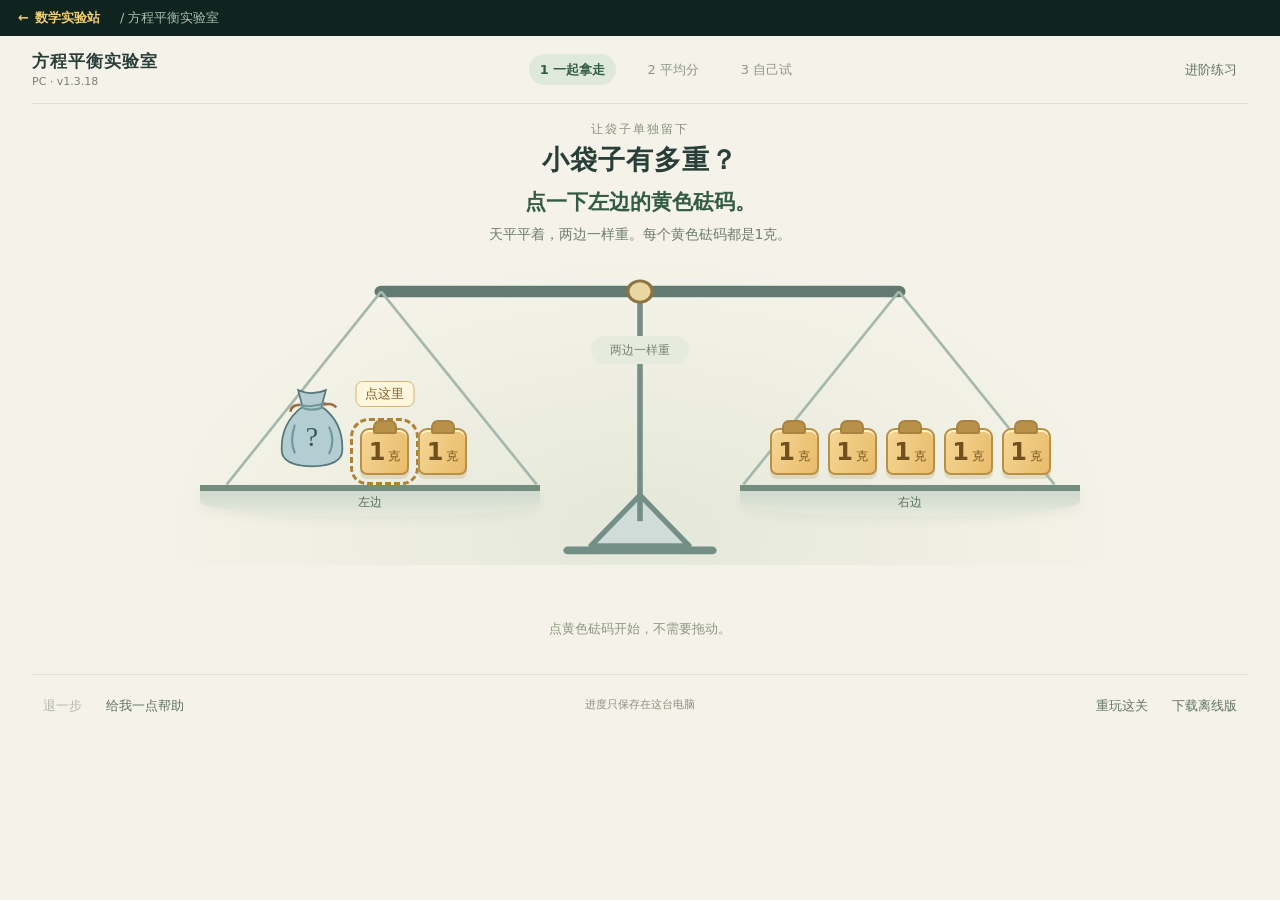
<file: equation/index.html>
<!doctype html>
<html lang="zh-CN">
<head>
<meta charset="utf-8"><meta name="viewport" content="width=device-width, initial-scale=1"><meta name="color-scheme" content="light">
<title>方程平衡实验室 · 一元一次方程</title>
<link rel="icon" href="data:,"><link rel="stylesheet" href="style.css"><link rel="stylesheet" href="balance.css"><link rel="stylesheet" href="beginner.css"><link rel="stylesheet" href="lesson.css">
<script src="engine.js" defer></script><script src="content.js" defer></script><script src="balance.js" defer></script><script src="lesson-flow.js" defer></script><script src="store.js" defer></script><script src="lesson-view.js" defer></script><script src="balance-view.js" defer></script><script src="beginner.js" defer></script><script src="beginner-view.js" defer></script><script src="app.js" defer></script>
</head>
<body class="beginner-active">
<style id="mathlab-home-style">
#mathlab-home-bar{all:initial;display:flex;align-items:center;gap:10px;box-sizing:border-box;width:100%;min-height:36px;padding:2px max(16px,env(safe-area-inset-right)) 2px max(16px,env(safe-area-inset-left));background:#0f241e;color:#a9c1b0;font:13px/1.3 system-ui,-apple-system,"PingFang SC","Microsoft YaHei","Noto Sans CJK SC",sans-serif;position:relative;z-index:2147483000}
#mathlab-home{all:unset;display:inline-flex;align-items:center;gap:6px;margin-left:-8px;padding:6px 10px;border-radius:8px;color:#f1cd6f;font-weight:600;cursor:pointer;white-space:nowrap;-webkit-tap-highlight-color:transparent}
#mathlab-home:hover{background:rgba(255,255,255,.08)}
#mathlab-home:focus-visible{outline:2px solid #f1cd6f;outline-offset:1px}
#mathlab-home-bar .mathlab-here{all:unset;overflow:hidden;text-overflow:ellipsis;white-space:nowrap;color:#a9c1b0}
@media print{#mathlab-home-bar{display:none}}
</style>
<nav id="mathlab-home-bar" aria-label="数学实验站"><a id="mathlab-home" href="../" title="返回数学实验站首页"><span aria-hidden="true">←</span>数学实验站</a><span class="mathlab-here" aria-hidden="true">/ 方程平衡实验室</span></nav>

<main id="beginner-root" aria-label="三关入门天平"></main>
<div id="app" hidden>
<aside class="sidebar">
<a class="brand" href="#home" aria-label="学习概览"><span class="brand-symbol">＝</span><span>方程平衡<br><b>实验室</b></span></a>
<p class="sidebar-caption">人教版第5章 · 配套自编练习</p>
<button data-action="home" class="overview">学习地图与记录 <span id="total-done">0</span></button>
<nav id="lesson-nav" aria-label="学习区与题目"></nav>
<footer>PC 全章互动版 · v1.3.18<br>没有计时排名，每一步都有依据。</footer>
</aside>
<div class="page">
<header class="topbar"><div><button data-intro-open>返回三关入门</button></div><div class="top-actions"><span id="save-status" role="status">仅保存在本机</span><button data-action="download">下载离线网页</button><button data-action="about">说明</button></div></header>
<main id="workspace" tabindex="-1"></main>
</div></div>
<dialog id="about-dialog"><h2>关于这个实验室</h2><p id="source-note"></p><p>只针对PC键盘鼠标设计，建议窗口宽度至少1100px。无需登录，不含广告、支付或网络统计；学习记录仅保存在当前浏览器，可在学习概览删除。请勿把一次完成记录等同于掌握程度。</p><p>方程输入支持数字、x、括号及 + - * /。例如 (x-1)/2，负数直接输入。循环小数用循环节标识，不按有限位近似计算。</p><form method="dialog"><button class="primary">知道了</button></form></dialog>
<dialog id="clear-dialog"><h2>删除本机学习记录？</h2><p>只清除方程平衡实验室的进度、草稿和提示记录，不影响代数叠叠卡。此操作不可撤销。</p><div class="form-actions"><button data-action="cancel-clear">取消，保留记录</button><button class="danger" data-action="confirm-clear">确认删除</button></div></dialog>
<noscript>需要开启JavaScript才能运行互动实验。所有题目均可离线运行。</noscript>
</body></html>
</file>
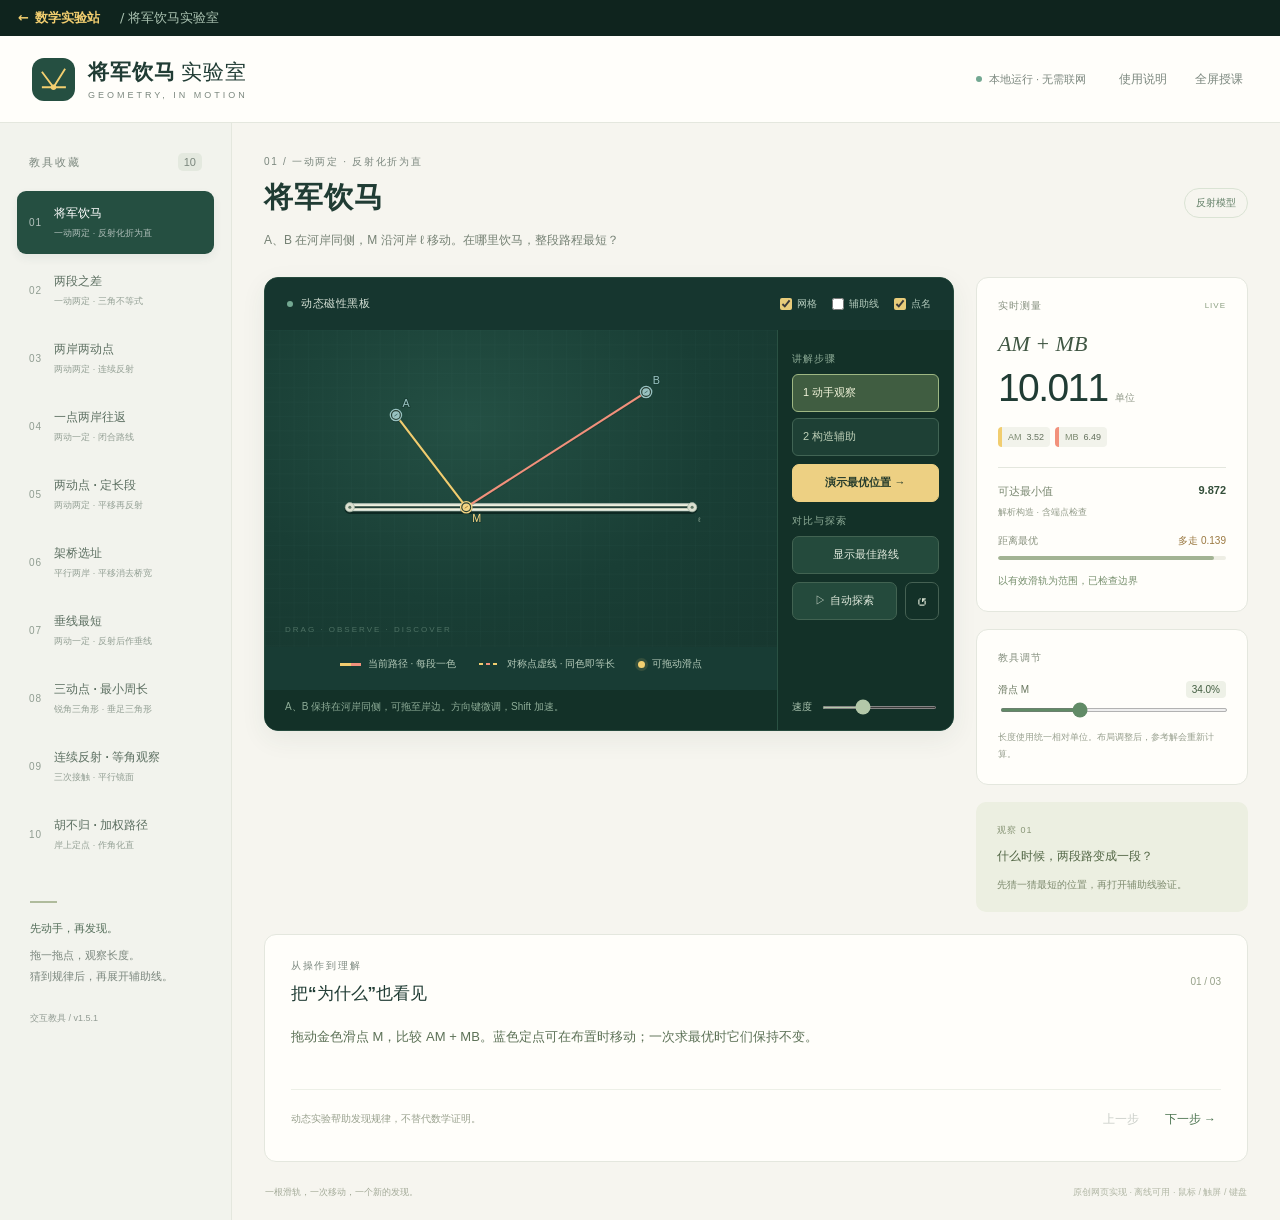
<file: horse/index.html>
<!doctype html>
<html lang="zh-CN">
<head>
<meta charset="utf-8">
<meta name="viewport" content="width=device-width,initial-scale=1">
<meta name="theme-color" content="#163c35">
<meta name="description" content="将军饮马交互教具：反射、平移、定长段、架桥、垂线最短、三动点与胡不归。支持拖动与离线使用。">
<title>将军饮马实验室 · 把折线拉直</title>
<style>:root{--paper:#f6f5ef;--panel:#fffefa;--ink:#203c34;--muted:#7b877e;--line:#e4e7de;--green:#254f41;--gold:#f2cf70;--coral:#ed8c80;--board:#183c34;--sans:Inter,"PingFang SC","Microsoft YaHei","Noto Sans CJK SC",sans-serif}*{box-sizing:border-box}body{margin:0;background:var(--paper);color:var(--ink);font-family:var(--sans);font-size:14px;-webkit-font-smoothing:antialiased}button,input,a{-webkit-tap-highlight-color:transparent}button,a,input{touch-action:manipulation}button{font:inherit;cursor:pointer}button{transition:background .15s,color .15s,box-shadow .15s}button:disabled{opacity:.4;cursor:default}button:focus-visible,a:focus-visible,input:focus-visible{outline:3px solid #4c9480;outline-offset:4px}button:hover:not(:disabled){filter:brightness(.97)}a{color:inherit;text-decoration:none}.masthead{height:87px;padding:0 32px;border-bottom:1px solid var(--line);display:flex;align-items:center;justify-content:space-between;background:var(--panel)}.brand{display:flex;align-items:center;gap:13px}.brand-mark{display:flex;width:43px;height:43px;background:var(--green);color:var(--gold);border-radius:12px;padding:6px}.brand strong{font-size:21px;font-weight:650;letter-spacing:1px}.brand-light{font-weight:400;margin-left:5px}.brand small{display:block;font-size:9px;letter-spacing:3px;color:var(--muted);margin-top:4px}.header-actions{display:flex;align-items:center;gap:18px}.offline-indicator{font-size:11px;color:var(--muted);display:flex;align-items:center;gap:7px;margin-right:10px}.offline-indicator i,.live-dot{display:inline-block;width:6px;height:6px;border-radius:50%;background:#73a892}.plain-button{border:0;background:transparent;color:var(--muted);padding:9px 5px;font-size:12px}.plain-button:hover{color:var(--green)}.workspace{display:flex;max-width:1920px;margin:auto;min-height:calc(100vh - 87px)}.sidebar{width:232px;flex-shrink:0;border-right:1px solid var(--line);padding:30px 17px 22px;background:#f2f3ed}.sidebar-heading{display:flex;align-items:center;justify-content:space-between;color:var(--muted);font-size:11px;letter-spacing:2px;padding:0 12px 20px}.count{background:#e4e9df;border-radius:5px;letter-spacing:0;padding:3px 6px}#scene-list{display:flex;flex-direction:column;gap:5px}.scene-button{border:1px solid transparent;display:flex;align-items:center;gap:12px;text-align:left;background:transparent;padding:13px 11px;border-radius:9px;color:#5c6f61;width:100%}.scene-button.active{background:var(--green);color:white;box-shadow:0 4px 10px #244c4112}.scene-number{font-size:10px;letter-spacing:1px;opacity:.65;font-variant-numeric:tabular-nums}.scene-copy{min-width:0}.scene-name{display:block;font-size:12px;font-weight:550}.scene-meta{display:block;font-size:9px;opacity:.63;margin-top:5px}.scene-button:not(.active):hover{background:#e6ebdf}.sidebar-note{margin:35px 13px 0;color:var(--muted);font-size:11px}.note-line{width:27px;height:2px;background:#afbb9c;display:block;margin-bottom:18px}.sidebar-note strong{font-weight:500;color:#536d59}.sidebar-note p{line-height:1.9;margin:9px 0 24px}.sidebar-note small{font-size:9px;opacity:.8}.main{padding:32px 32px 18px;min-width:0;flex:1}.stage-head{display:flex;align-items:center;justify-content:space-between;gap:16px;margin-bottom:25px}.eyebrow{font-size:10px;letter-spacing:1.7px;color:var(--muted);margin:0 0 9px}.stage-head h1{font-size:29px;font-weight:600;letter-spacing:1px;margin:0 0 11px}.stage-head p:last-child{color:#758174;font-size:12px;line-height:1.9;max-width:670px;margin:0}.model-badge{flex-shrink:0;font-size:10px;color:#648169;border:1px solid #dae3d4;padding:7px 11px;border-radius:20px}.lab-grid{display:grid;grid-template-columns:minmax(0,1fr) 272px;gap:22px;align-items:start}.canvas-card{border:1px solid #254a3d;border-radius:14px;overflow:hidden;background:var(--board);box-shadow:0 8px 26px #274c3c12}.canvas-toolbar{height:52px;display:flex;align-items:center;justify-content:space-between;padding:0 22px;background:#16362f;color:#d8e3d8;gap:12px}.canvas-label{font-size:11px;letter-spacing:.5px;display:flex;align-items:center;gap:8px}.canvas-options{display:flex;align-items:center;gap:15px;font-size:10px;color:#b4cbbd}.canvas-options label{display:flex;align-items:center;gap:5px;cursor:pointer;white-space:nowrap}.canvas-options input{accent-color:#e8cc7a;width:12px;height:12px;margin:0}.board-wrap{position:relative;background:radial-gradient(ellipse at 40% 30%,#245044 0%,#193e35 56%,#17372f 100%)}#board{display:block;width:100%;height:auto;min-height:360px;max-height:680px;user-select:none;touch-action:none}#drawing-layer .handle{cursor:grab;outline:none}#drawing-layer .handle:active{cursor:grabbing}#drawing-layer .handle:focus .handle-focus{stroke:#fff;stroke-width:2;stroke-dasharray:4 3}#drawing-layer text{font-family:var(--sans);user-select:none}.board-corner{position:absolute;bottom:13px;right:20px;font-size:8px;letter-spacing:2px;color:#a4c7b260;pointer-events:none}.canvas-legend{display:flex;gap:23px;justify-content:center;flex-wrap:wrap;color:#b3c9b8;font-size:10px;padding:10px 15px 19px}.canvas-legend>span{display:flex;align-items:center;gap:7px}.legend-rope{display:inline-block;width:21px;height:2px}.yellow{background:var(--gold)}.coral{background:var(--coral)}.canvas-legend>span[hidden]{display:none}.legend-rope.mint{height:0;border-top:2px dashed #91e3be}.route-toggle{border-style:dashed;color:#b1ead2;white-space:nowrap}.route-toggle[aria-pressed="true"]{background:#315c4b;border-color:#91e3be;color:#d1f8e6}.legend-pin{width:7px;height:7px;border-radius:50%;background:var(--gold);box-shadow:0 0 0 3px #f2cf7020}.transport{display:flex;align-items:center;gap:9px;background:#133128;padding:16px 20px 9px;flex-wrap:wrap}.primary-button,.secondary-button,.icon-button{border-radius:7px;min-height:38px;font-size:11px;display:inline-flex;justify-content:center;align-items:center;gap:9px;padding:9px 13px}.primary-button{background:#edd083;color:#263c2c;border:1px solid #edd083;font-weight:600}.secondary-button{background:#244a3c;border:1px solid #426352;color:#e1eadd}.icon-button{background:transparent;border:1px solid #456153;color:#d2ddcc;padding:6px 11px;font-size:20px}.speed-control{margin-left:auto;display:flex;align-items:center;gap:8px;font-size:10px;color:#aac3af}.speed-control input{width:62px;accent-color:#b3c8a9;height:3px}.drag-tip{font-size:10px;line-height:1.7;color:#8eac97;background:#133128;margin:0;padding:2px 20px 15px}.inspector{display:flex;flex-direction:column;gap:17px}.measure-card,.control-card,.lesson-card{background:var(--panel);border:1px solid var(--line);border-radius:12px;padding:21px}.section-label{color:#879180;font-size:10px;letter-spacing:1px;display:flex;align-items:center;justify-content:space-between;margin-bottom:18px}.tiny-live{font-size:8px;letter-spacing:1px;color:#8a9e80}.formula{font-family:Georgia,"Times New Roman",serif;font-style:italic;font-size:22px;color:#3f5642}.big-value{display:flex;align-items:baseline;gap:7px;margin:9px 0 17px}.big-value output{font-size:39px;letter-spacing:-1.6px;font-weight:450;font-variant-numeric:tabular-nums}.big-value span{color:#939b8b;font-size:10px}.parts{display:flex;gap:5px;flex-wrap:wrap;margin-bottom:20px}.part{display:flex;gap:5px;align-items:center;font-size:9px;background:#f2f3eb;color:#7b896f;border-radius:4px;padding:5px 6px}.part strong{font-variant-numeric:tabular-nums;color:#64715d;font-weight:500}.reference-row{border-top:1px solid var(--line);padding-top:16px;display:flex;justify-content:space-between;font-size:11px;color:#7a8871;gap:12px}.reference-row output{font-variant-numeric:tabular-nums;color:#344f3a;font-weight:600}.reference-note{font-size:9px;line-height:1.7;margin:6px 0 14px;color:#929b89}.gap-row{display:flex;justify-content:space-between;align-items:center;font-size:10px;color:#8a9380;gap:10px}.gap-row output{color:#9a7840;font-variant-numeric:tabular-nums}.gap-track{height:4px;background:#eeeee4;border-radius:3px;margin-top:8px;overflow:hidden}.gap-track span{display:block;height:100%;background:#a2b393;border-radius:3px;transition:width .18s}.constraint-status{margin:12px 0 0;color:#799170;font-size:10px;line-height:1.8}.control-card .section-label{margin-bottom:16px}.slider-row{margin-bottom:17px}.slider-heading{display:flex;align-items:center;justify-content:space-between;color:#69775f;font-size:10px;margin-bottom:10px}.slider-heading output{font-size:10px;color:#425d41;background:#eef1e7;padding:3px 6px;border-radius:4px;font-variant-numeric:tabular-nums}.slider-row input{display:block;width:100%;height:4px;accent-color:#618b66;cursor:pointer}.control-note{font-size:9px;color:#98a08f;line-height:1.9}.discovery-card{background:#ecefe1;border-radius:10px;padding:18px 21px;color:#516544}.discovery-index{font-size:9px;letter-spacing:1px;color:#8a9778}.discovery-card h2{font-size:12px;font-weight:550;line-height:1.8;margin:9px 0 7px}.discovery-card p{font-size:10px;line-height:1.9;margin:0;color:#7e8b6f}.lesson-card{grid-column:1/-1;padding:24px 26px}.lesson-top{display:flex;align-items:center;justify-content:space-between}.lesson-top h2{font-size:17px;font-weight:550;margin:0}.lesson-top>span{font-size:10px;color:#96a189;font-variant-numeric:tabular-nums}.step-tabs{display:flex;gap:8px;margin:22px 0 18px}.step-tab{border:1px solid #e0e5d9;background:#f8f9f3;color:#88947b;font-size:11px;border-radius:6px;padding:9px 14px}.step-tab.active{background:#e8eee0;color:#345840;border-color:#cbd7c1}.step-text{font-size:13px;line-height:2.1;color:#5c7156;min-height:54px;margin:0 0 12px}.lesson-bottom{display:flex;align-items:center;justify-content:space-between;border-top:1px solid #edf0e7;padding-top:12px;gap:15px}.lesson-bottom>span{font-size:10px;color:#99a18e}.lesson-bottom>div{display:flex;gap:16px;white-space:nowrap}.emph{color:#4b734f}.main footer{display:flex;justify-content:space-between;gap:10px;color:#a3aa98;font-size:9px;padding:22px 1px 2px;line-height:1.8}.main footer span{color:#b1b7a5}dialog{border:1px solid var(--line);border-radius:16px;background:var(--paper);max-width:600px;width:calc(100% - 32px);padding:25px;color:var(--ink);box-shadow:0 24px 100px #0004}dialog::backdrop{background:#12372bd0;backdrop-filter:blur(5px)}.dialog-head{display:flex;align-items:center;justify-content:space-between;gap:20px}.dialog-head h2{font-size:21px;margin:0}.dialog-head button{color:var(--green);border-color:var(--line)}dialog p,dialog li{font-size:13px;line-height:1.9;color:#667860}dialog ul{padding-left:20px}dialog h3{font-size:15px}.muted{color:#89977f!important}.sr-only{position:absolute;width:1px;height:1px;padding:0;margin:-1px;overflow:hidden;clip:rect(0,0,0,0);white-space:nowrap;border:0}.skip{position:fixed;left:15px;top:-100px;background:white;padding:12px;z-index:100}.skip:focus{top:10px}.is-near .gap-row output{color:#507b4a}
.transport-actions{display:flex;align-items:center;gap:7px;flex-wrap:wrap;max-width:100%}
.transport #step-tabs{display:flex;flex-wrap:wrap;gap:6px;margin:0;max-width:100%}
.transport .step-tab{min-height:38px;padding:8px 10px;background:#1e4035;border-color:#416454;color:#bfd0b8;white-space:nowrap;font-size:10px;flex:0 0 auto}
.transport .step-tab.active{background:#405d41;border-color:#9eb783;color:#f0f3d9}
.transport #optimal-button.is-current{box-shadow:0 0 0 2px #183c34,0 0 0 4px #9eb783}
.transport .speed-control{margin-left:0}
.lesson-card .step-text{margin-top:18px}
@media(min-width:1600px){.main{padding:38px 42px}.lab-grid{grid-template-columns:minmax(0,1fr) 300px;gap:26px}.sidebar{width:247px}.scene-button{padding:15px 12px}.scene-name{font-size:13px}.canvas-card{align-self:start}}@media(max-width:1200px){.sidebar{width:195px;padding:25px 10px}.main{padding:25px 20px}.lab-grid{grid-template-columns:minmax(0,1fr) 243px;gap:15px}.canvas-toolbar{padding:0 15px}.canvas-options{gap:8px}.canvas-label{font-size:10px}.canvas-legend{gap:14px}.transport{padding:14px 14px 7px}.speed-control{display:none}.measure-card,.control-card{padding:18px}.scene-name{font-size:11px}.scene-meta{font-size:8px}.stage-head h1{font-size:26px}.stage-head p:last-child{font-size:11px}}@media(max-width:980px){.sidebar{width:170px}.main{padding:24px 17px}.lab-grid{grid-template-columns:minmax(0,1fr)}.inspector{display:grid;grid-template-columns:1fr 1fr;align-items:start}.discovery-card{display:none}.lesson-card{grid-column:auto}.header-actions{gap:12px}.offline-indicator{display:none}.stage-head{align-items:flex-start}.scene-button{gap:8px;padding:13px 8px}#board{max-height:none}.speed-control{display:flex}.stage-head p:last-child{max-width:none}.big-value output{font-size:35px}.model-badge{display:none}}@media(max-width:680px){.masthead{height:73px;padding:0 17px}.brand-mark{height:36px;width:36px;border-radius:10px}.brand{gap:9px}.brand strong{font-size:16px}.brand small{font-size:7px;letter-spacing:2px}.brand-light{margin-left:3px}.header-actions{gap:9px}.header-actions button{font-size:10px}#fullscreen-button{display:none}.workspace{display:block;min-height:calc(100vh - 73px)}.sidebar{width:100%;padding:12px 0;border-right:0;border-bottom:1px solid var(--line)}.sidebar-heading,.sidebar-note{display:none}#scene-list{flex-direction:row;overflow-x:auto;padding:0 15px 3px;gap:7px;scrollbar-width:thin}.scene-button{width:auto;flex-shrink:0;padding:9px 12px;gap:7px;border:1px solid #dfe5d6;border-radius:7px}.scene-name{font-size:11px}.scene-meta{display:none}.scene-number{font-size:8px}.main{padding:21px 13px}.stage-head{margin-bottom:17px}.stage-head h1{font-size:23px;margin-bottom:8px}.stage-head p:last-child{font-size:11px}.eyebrow{font-size:9px}.canvas-toolbar{height:46px;padding:0 12px}.canvas-options{gap:10px}.canvas-options label{font-size:9px}.canvas-label{font-size:9px;gap:5px}.canvas-label .live-dot{width:4px;height:4px}#board{min-height:0;aspect-ratio:10/7}.canvas-legend{font-size:8px;gap:13px;padding:8px 8px 12px}.transport{padding:12px 11px 7px;gap:7px}.primary-button,.secondary-button{font-size:10px;padding:9px 10px;min-height:37px}.icon-button{min-height:37px}.speed-control{display:none}.drag-tip{font-size:9px;padding:4px 12px 12px}.board-corner{font-size:6px;letter-spacing:1px;bottom:9px;right:12px}.inspector{gap:12px}.measure-card,.control-card{padding:16px 13px}.section-label{font-size:9px;margin-bottom:14px}.formula{font-size:17px}.big-value{margin-bottom:12px;gap:5px}.big-value output{font-size:29px}.big-value span{font-size:8px}.parts{gap:4px;margin-bottom:13px}.part{font-size:8px;padding:4px}.reference-row,.gap-row{font-size:9px}.reference-note,.control-note{font-size:8px}.slider-heading{font-size:9px}.slider-heading output{font-size:8px}.constraint-status{font-size:9px}.lesson-card{padding:20px 16px}.lesson-top h2{font-size:16px}.step-tabs{gap:5px;margin:17px 0 14px}.step-tab{font-size:10px;padding:8px 9px;flex:1}.step-text{font-size:12px;line-height:2}.lesson-bottom{align-items:flex-start}.lesson-bottom>span{font-size:9px;max-width:50%}.lesson-bottom>div{gap:12px}.lesson-bottom button{font-size:11px;padding:4px}.main footer{display:block;font-size:8px}.main footer span{display:block;margin-top:3px}.board-wrap:fullscreen{height:100vh}dialog{padding:20px}}@media(prefers-reduced-motion:reduce){*,*::before,*::after{transition:none!important;scroll-behavior:auto!important}}@media print{.sidebar,.header-actions,.transport,.canvas-options,.control-card,.discovery-card,.lesson-bottom,.drag-tip,footer{display:none}.workspace,.main{display:block;padding:0}.masthead{height:65px}.lab-grid{grid-template-columns:1fr 220px}.board-wrap,.canvas-card{-webkit-print-color-adjust:exact;print-color-adjust:exact}.lesson-card{break-inside:avoid}}

.legend-rope.multi{height:3px;background:linear-gradient(90deg,#f1cd6f 0 50%,#f2917c 50% 100%)}
.legend-rope.multi.dashed{height:2px;background:repeating-linear-gradient(90deg,#f1cd6f 0 4px,transparent 4px 7px,#f2917c 7px 11px,transparent 11px 14px)}
.legend-rope.best{height:3px;border:0;background:repeating-linear-gradient(90deg,#91e3be 0 5px,transparent 5px 8px,#7cc4f5 8px 13px,transparent 13px 16px)}
/* v1.4 布局：黑板在左，操作工具栏竖排在右 */
.canvas-body{display:grid;grid-template-columns:minmax(0,1fr) 176px;align-items:stretch}
.board-column{min-width:0;display:flex;flex-direction:column;background:#133128}
.board-column .board-wrap{flex:0 0 auto}
.board-column .canvas-legend{background:var(--board)}
.board-column .drag-tip{flex:1 0 auto;padding-top:8px}
#board{min-height:300px;max-height:620px}
.board-corner{right:auto;left:20px}
.transport{flex-direction:column;flex-wrap:nowrap;align-items:stretch;gap:8px;padding:18px 14px 16px;border-left:1px solid #2a5143}
.transport .rail-label{font-size:10px;letter-spacing:1px;color:#8eac97;margin-top:4px}
.transport #step-tabs{flex-direction:column;flex-wrap:nowrap;gap:6px}
.transport .step-tab{width:100%;text-align:left;font-size:11px}
.transport-actions{flex-direction:column;flex-wrap:nowrap;align-items:stretch;gap:8px}
.transport .primary-button,.transport .secondary-button{width:100%;white-space:nowrap}
.rail-row{display:flex;gap:8px}
.rail-row #play-button{flex:1;width:auto}
.transport .speed-control{display:flex;margin-top:auto;padding-top:10px}
.transport .speed-control input{flex:1;width:auto;min-width:0}
@media(max-width:1200px){.canvas-body{grid-template-columns:minmax(0,1fr) 150px}.transport{padding:14px 10px 12px;gap:7px}.transport .primary-button,.transport .secondary-button{padding:8px 8px;font-size:10px}#board{min-height:260px}}
@media(max-width:680px){.canvas-body{grid-template-columns:minmax(0,1fr)}.transport{flex-direction:row;flex-wrap:wrap;align-items:center;border-left:0;border-top:1px solid #2a5143;padding:12px 11px 10px;gap:7px}.transport .rail-label{display:none}.transport #step-tabs{flex-direction:row}.transport .step-tab{width:auto;font-size:10px}.transport-actions{flex-direction:row;flex-wrap:wrap;align-items:center;gap:7px}.transport .primary-button,.transport .secondary-button{width:auto}.rail-row #play-button{flex:0 0 auto}.transport .speed-control{display:none}#board{min-height:0;max-height:none;aspect-ratio:1000/620}.board-column .drag-tip{padding-top:4px}}
</style>
</head>
<body>
<style id="mathlab-home-style">
#mathlab-home-bar{all:initial;display:flex;align-items:center;gap:10px;box-sizing:border-box;width:100%;min-height:36px;padding:2px max(16px,env(safe-area-inset-right)) 2px max(16px,env(safe-area-inset-left));background:#0f241e;color:#a9c1b0;font:13px/1.3 system-ui,-apple-system,"PingFang SC","Microsoft YaHei","Noto Sans CJK SC",sans-serif;position:relative;z-index:2147483000}
#mathlab-home{all:unset;display:inline-flex;align-items:center;gap:6px;margin-left:-8px;padding:6px 10px;border-radius:8px;color:#f1cd6f;font-weight:600;cursor:pointer;white-space:nowrap;-webkit-tap-highlight-color:transparent}
#mathlab-home:hover{background:rgba(255,255,255,.08)}
#mathlab-home:focus-visible{outline:2px solid #f1cd6f;outline-offset:1px}
#mathlab-home-bar .mathlab-here{all:unset;overflow:hidden;text-overflow:ellipsis;white-space:nowrap;color:#a9c1b0}
@media print{#mathlab-home-bar{display:none}}
</style>
<nav id="mathlab-home-bar" aria-label="数学实验站"><a id="mathlab-home" href="../" title="返回数学实验站首页"><span aria-hidden="true">←</span>数学实验站</a><span class="mathlab-here" aria-hidden="true">/ 将军饮马实验室</span></nav>

<a class="skip" href="#stage-title">跳到教具画布</a>
<header class="masthead">
  <a class="brand" href="#" aria-label="将军饮马实验室首页"><span class="brand-mark" aria-hidden="true"><svg viewBox="0 0 40 40"><path d="M5 10L20 30L35 6M5 30H36" fill="none" stroke="currentColor" stroke-width="2.4"/><circle cx="20" cy="30" r="3.5" fill="currentColor"/></svg></span><span><strong>将军饮马<span class="brand-light">实验室</span></strong><small>GEOMETRY, IN MOTION</small></span></a>
  <div class="header-actions"><span class="offline-indicator"><i></i> 本地运行 · 无需联网</span><button id="help-button" class="plain-button">使用说明</button><button id="fullscreen-button" class="plain-button">全屏授课</button></div>
</header>
<div class="workspace">
  <aside class="sidebar" aria-label="教具场景">
    <div class="sidebar-heading"><span>教具收藏</span><span class="count">10</span></div>
    <nav id="scene-list" aria-label="选择几何模型"></nav>
    <div class="sidebar-note"><span class="note-line"></span><strong>先动手，再发现。</strong><p>拖一拖点，观察长度。<br>猜到规律后，再展开辅助线。</p><small>交互教具 / v1.5.1</small></div>
  </aside>
  <main class="main">
    <section class="stage-head"><div><p class="eyebrow" id="scene-eyebrow">01 / 反射与最短路径</p><h1 id="stage-title">将军饮马</h1><p id="scene-description"></p></div><span class="model-badge" id="model-badge">反射模型</span></section>
    <div class="lab-grid">
      <section class="canvas-card" aria-label="互动教具">
        <div class="canvas-toolbar"><span class="canvas-label"><span class="live-dot"></span> 动态磁性黑板</span><div class="canvas-options"><label><input id="show-grid" type="checkbox" checked> 网格</label><label><input id="show-helpers" type="checkbox"> 辅助线</label><label><input id="show-labels" type="checkbox" checked> 点名</label></div></div>
        <div class="canvas-body">
        <div class="board-column">
          <div class="board-wrap"><svg id="board" viewBox="0 0 1000 620" role="group" aria-label="几何教具。金色滑点可拖动，方向键可微调；蓝色点用于布置题目。"><defs><pattern id="board-grid" width="28" height="28" patternUnits="userSpaceOnUse"><path d="M28 0H0V28" fill="none" stroke="#a3c2b8" stroke-opacity=".075" stroke-width="1"/></pattern><filter id="rope-shadow" filterUnits="userSpaceOnUse" x="-100" y="-100" width="1200" height="900"><feDropShadow dx="0" dy="2" stdDeviation="1.3" flood-color="#000" flood-opacity=".25"/></filter></defs><rect id="grid-layer" width="1000" height="620" fill="url(#board-grid)"/><g id="drawing-layer"></g></svg><div class="board-corner">DRAG · OBSERVE · DISCOVER</div></div>
          <div class="canvas-legend"><span><i class="legend-rope multi"></i> 当前路径 · 每段一色</span><span><i class="legend-rope multi dashed"></i><span id="red-legend">对称点虚线 · 同色即等长</span></span><span id="best-route-legend-item" hidden><i class="legend-rope best"></i><span id="best-route-legend">最佳路线 · 冷色粗虚线</span></span><span><i class="legend-pin"></i> 可拖动滑点</span></div>
          <p class="drag-tip" id="drag-tip">拖动金色 M 沿轨道滑行；蓝色 A、B 可调整题目布局。</p>
        </div>
        <div class="transport" role="region" aria-label="教具操作与讲解工具栏"><span class="rail-label">讲解步骤</span><div id="step-tabs" class="step-tabs" role="tablist" aria-label="讲解步骤"></div><div class="transport-actions"><button id="optimal-button" class="primary-button">演示最优位置 <span aria-hidden="true">→</span></button><span class="rail-label">对比与探索</span><button id="best-route-button" class="secondary-button route-toggle" type="button" aria-pressed="false" aria-controls="drawing-layer" title="仅显示或隐藏对比路线，不移动当前滑点">显示最佳路线</button><div class="rail-row"><button id="play-button" class="secondary-button"><span aria-hidden="true">▷</span> 自动探索</button><button id="reset-button" class="icon-button" aria-label="重置当前场景" title="重置当前场景">↺</button></div></div><div class="speed-control"><label for="speed">速度</label><input id="speed" type="range" min="0.3" max="1.5" value="0.7" step="0.1"></div></div>
        </div>
      </section>
      <aside class="inspector" aria-label="测量与条件">
        <section class="measure-card"><div class="section-label">实时测量 <span class="tiny-live">LIVE</span></div><div id="objective" class="formula">AM + MB</div><div class="big-value"><output id="current-value">0.000</output><span>单位</span></div><div id="parts" class="parts"></div><div class="reference-row"><span id="reference-label">最小值</span><output id="reference-value">—</output></div><p id="reference-note" class="reference-note"></p><div class="gap-row"><span id="gap-label">距离最优</span><output id="gap-value">—</output></div><div class="gap-track"><span id="gap-bar"></span></div><p id="constraint-status" class="constraint-status"></p></section>
        <section class="control-card"><div class="section-label">教具调节</div><div id="controls"></div><div class="control-note" id="control-note">长度使用统一相对单位。布局调整后，参考解会重新计算。</div></section>
        <section class="discovery-card"><span class="discovery-index" id="discovery-index">观察 01</span><h2 id="discovery-title">什么时候，两段路变成一段？</h2><p id="discovery-text">先猜一猜最短的位置，再打开辅助线验证。</p></section>
      </aside>
      <section class="lesson-card"><div class="lesson-top"><div><p class="eyebrow">从操作到理解</p><h2>把“为什么”也看见</h2></div><span id="step-counter">01 / 03</span></div><p id="step-text" class="step-text" role="tabpanel"></p><div class="lesson-bottom"><span>动态实验帮助发现规律，不替代数学证明。</span><div><button id="step-prev" class="plain-button">上一步</button><button id="step-next" class="plain-button emph">下一步 →</button></div></div></section>
    </div>
    <footer>一根滑轨，一次移动，一个新的发现。<span>原创网页实现 · 离线可用 · 鼠标 / 触屏 / 键盘</span></footer>
  </main>
</div>
<div id="announcement" class="sr-only" role="status" aria-live="polite"></div>
<dialog id="help-dialog"><div class="dialog-head"><h2>把教具搬进浏览器</h2><button id="help-close" class="icon-button" aria-label="关闭说明">×</button></div><p>金色点像实体滑轨上的螺母：只能沿轨道滑动。蓝色点可在布置题目时移动，点击求最优时保持固定。木色连杆的长度会被严格锁定。</p><ul><li>拖动点，或使用右侧滑块；点获得焦点后可按方向键微调，Shift 加速。</li><li>操作按钮和讲解步骤竖排在黑板右侧（手机窄屏时移到黑板下方）：“1 动手观察”“2 构造辅助”之后，用“演示最优位置”完成取等与边界检验。初始、切换场景与“动手观察”均不显示辅助虚线；点击“构造辅助”或勾选“辅助线”后才显示。最优演示不再自动打开辅助线，最佳路线仍由独立按钮主动开启。</li><li>“自动探索”连续移动滑点；手动拖动或调参会暂停。最优演示可随时暂停。</li><li>A、B 的活动范围按题设决定：斜岸场景可在画布内自由布置；单岸场景保留同侧、架桥保留两岸外侧、连续反射保留两镜面之间。限制理由显示在黑板下方，不再使用统一的高度截断。</li><li>“辅助线”先作定点的对称点（或平移点），再画与原路线逐段等长的虚线：两岸作 A 关于 ℓ₁、B 关于 ℓ₂ 的对称点，往返作 A 关于两岸的对称点，连续反射作 A、B 关于下岸的对称点，胡不归令 cos θ = k，过 A 作与河岸成 90°−θ 的射线 AL，作 MH ⊥ AL，则 MH = k·AM（粉色虚线），k·AM + MB = MH + MB ≥ BK，B 到 AL 的垂线与河岸交点就是最优 M。三动点作 M 关于另两边的对称点 M′、M″；因为 M′、M″ 随 M 移动，还要第二步：CM′ = CM = CM″（绿色虚线），∠M′CM″ = 2∠C 恒定，所以 M′M″ = 2·CM·sin C，CM 取垂线段 CH 时最短，M 必为垂足（对 N、P 同理），即垂足三角形。</li><li>颜色规则：相同长度用相同颜色，不同长度用不同颜色。当前路径每段一种暖色，反射或平移得到的等长线段（如 MB′ 与 MB、AA′ 与 MN）用同色虚线；最佳路线用另一组冷色，规则相同。右侧测量也用同样的颜色。</li><li>“显示最佳路线”叠加冷色粗虚线和 M*、N* 等参考点，当前滑点不变；打开辅助线时，还会把最佳点与反射/平移像（如 B′）用细绿虚线连成直线，与红色辅助线直接对比。再次点击即可隐藏。改动题目条件时参考路线自动更新。</li><li>“演示最优”区分解析构造与数值参考。有限轨道和定长杆都是真实约束；垂线最短场景在垂线交点超出滑轨时取端点。</li></ul><h3>与照片的对应范围</h3><p>实现了将军饮马、两动点往返、定长段、架桥、斜岸连杆、三动点、加权胡不归等机制。照片部分缩略图只给标题，没有完整题设；本页以明确条件的标准模型补齐十个场景。“连续反射·等角观察”不冒充原商品“一线三等角”的唯一构造。</p><p class="muted">网页不使用外部脚本、字体、图片、账号或数据上传。可直接打开同目录的单文件 HTML。桌面全屏需浏览器支持；未支持时可使用浏览器自带全屏。</p></dialog>
<script>(function (root, factory) {
  const api = factory();
  if (typeof module === 'object' && module.exports) module.exports = api;
  else root.HorseGeometry = api;
})(typeof globalThis !== 'undefined' ? globalThis : this, function () {
  'use strict';
  const pt = (x,y) => ({x,y});
  const add = (a,b) => pt(a.x+b.x,a.y+b.y);
  const sub = (a,b) => pt(a.x-b.x,a.y-b.y);
  const mul = (a,t) => pt(a.x*t,a.y*t);
  const dot = (a,b) => a.x*b.x+a.y*b.y;
  const dist = (a,b) => Math.hypot(a.x-b.x,a.y-b.y);
  const clamp = (x,a,b) => Math.max(a,Math.min(b,x));
  const mix = (a,b,t) => add(a,mul(sub(b,a),t));
  function projection(p,a,b) {
    const d=sub(b,a),n=dot(d,d);
    if(n<1e-14) throw new RangeError('轨道两端不能重合');
    return dot(sub(p,a),d)/n;
  }
  function reflect(p,a,b) { return sub(mul(mix(a,b,projection(p,a,b)),2),p); }
  const length = path => path.slice(1).reduce((v,p,i)=>v+dist(path[i],p),0);
  const rayTrack = (a,b,label) => ({a,b,label});
  const scenes = [
    {id:'classic',title:'将军饮马',subtitle:'一动两定 · 反射化折为直',tag:'反射',formula:'AM + MB',goal:'最小值',description:'A、B 在河岸同侧，M 沿河岸 ℓ 移动。在哪里饮马，整段路程最短？',steps:['拖动金色滑点 M，比较 AM + MB。蓝色定点可在布置时移动；一次求最优时它们保持不变。','将 B 关于河岸反射为 B′，得到 MB = MB′，所以黄线 AM + MB 与红线 AM + MB′ 等长。','两点之间线段最短。当 A、M、B′ 共线，折线拉直；最优点必须落在允许的轨道内。','点击“演示最优”，观察 M 移到 AB′ 与河岸的交点。这里只对图示有限滑轨求最优。']},
    {id:'difference',title:'两段之差',subtitle:'一动两定 · 三角不等式',tag:'作差',formula:'|AM − MB|',goal:'最大值',maximize:true,description:'M 在有限河岸上移动，比较到 A、B 两点的距离差，而不是距离和。',steps:['拖动 M，观察 |AM − MB|。目标已改为最大值，不能照搬最短路。','连接 AB，由三角不等式得到 |AM − MB| ≤ AB。','只有 A、B、M 共线，且 M 在 AB 线段外，才能达到 AB。','若取等点不在滑轨内，本页比较可行端点；“理论上界”不一定是可达最大值。']},
    {id:'wedge',title:'两岸两动点',subtitle:'两动两定 · 连续反射',tag:'双反射',formula:'AM + MN + NB',goal:'最小值',description:'M、N 分别在两条相交滑轨上移动。两次反射，把三段路程在展开平面中连接起来。',steps:['拖动 M、N，改变三段折线；夹角滑块用来改变两条河岸的位置关系。','作 A 关于 ℓ₁ 的对称点 A′、B 关于 ℓ₂ 的对称点 B′，则 AM = A′M、NB = NB′，虚线 A′M + MN + NB′ 与原路线逐段等长（同色即等长）。','两点之间线段最短：AM + MN + NB ≥ A′B′。A′B′ 依次与 ℓ₁、ℓ₂ 的交点落在有效滑轨上时取等，交点就是最优的 M、N；否则最优在滑轨端点。','本页使用凸目标的区间数值优化，给出有限轨道内参考解；反射与线段最短是证明线索。']},
    {id:'return',title:'一点两岸往返',subtitle:'两动一定 · 闭合路线',tag:'往返',formula:'AM + MN + NA',goal:'最小值',description:'从 A 出发，依次到两岸 M、N，再回到 A。起点与终点相同，展开后却是两个不同的像。',steps:['M、N 在各自滑轨上独立移动，A 是固定出发点。','作 A 关于 ℓ₁ 的对称点 A′、关于 ℓ₂ 的对称点 A″，则 AM = A′M、NA = NA″，虚线 A′M + MN + NA″ 就是完整往返路程（同色即等长）。','两点之间线段最短：AM + MN + NA ≥ A′A″。A′A″ 与 ℓ₁、ℓ₂ 的交点落在有效滑轨上时取等，交点就是最优的 M、N；否则最优在滑轨端点。','参考位置由有限轨道上的凸优化求得；边界也参与比较，不把不可达直线当成答案。']},
    {id:'fixed',title:'两动点 · 定长段',subtitle:'两动两定 · 平移再反射',tag:'定长',formula:'AM + MN + NB',goal:'最小值',description:'M、N 在同一直线上，N 在 M 右侧且 MN = d。拖动其中一点，另一点由刚性连杆带动。',steps:['金色木杆 MN 长度锁定为 d，拖动 M 或 N，两个点会同步平移。','将 A 向右平移 d 得 A′，AMNA′ 是平行四边形，所以 AM = A′N（虚线 A′N 与 AM 同色）。目标变为 A′N + NB + d。','再作 B 关于河岸的对称点 B′，NB = NB′（虚线 NB′ 与 NB 同色）。A′N + NB′ ≥ A′B′，A′、N、B′ 共线时取等：连接 A′B′ 交河岸于 N，再向左量 d 得 M；最后别忘记加回 d。打开“显示最佳路线”可对比 A′N* = AM*、N*B′ = N*B。','若直线交点超出有效滑轨，最近端点才是可达最优。d 滑块改变的是题目条件，不是拖动时的杆长。']},
    {id:'bridge',title:'架桥选址',subtitle:'平行两岸 · 平移消去桥宽',tag:'架桥',formula:'AM + MN + NB',goal:'最小值',description:'两岸平行，桥 MN 垂直河岸且长度等于河宽 d。移动桥的位置，让两侧道路与桥的总长最短。',steps:['桥两端始终竖直对齐，MN = d。拖动任一桥头只能让桥整体平移。','将下岸的 B 向上平移 d 得 B′，把下岸道路 NB 平移到上岸，长度不变。','于是 AM + MN + NB = AM + MB′ + d。只需让 A、M、B′ 共线。','桥长 d 是常数，不参与位置优化，但必须计入总路程；有限滑轨仍需检查边界。']},
    {id:'perpendicular',title:'垂线最短',subtitle:'两动一定 · 反射后作垂线',tag:'垂线',formula:'AM + MN',goal:'最小值',description:'A 为定点，M 沿斜岸 ℓ₁、N 沿水平岸 ℓ₂ 各自滑动（对应教具照片中的 B、C）。M、N 在何处时 AM + MN 最短？',steps:['分别拖动 M、N，观察 AM + MN。两点互不牵连；夹角滑块改变两岸的位置关系。','作 A 关于 ℓ₁ 的对称点 A′，则 AM = A′M，红线 A′M + MN 与黄线 AM + MN 等长。终点 N 不固定，所以还不能直接连两点。','A′M + MN ≥ A′N（两点之间线段最短），A′N ≥ A′H（点到直线，垂线段最短），H 是 A′ 到 ℓ₂ 的垂足。A′H 与 ℓ₁ 的交点就是最优 M，H 就是最优 N。','两次取等同时成立需要 A′H 与 ℓ₁ 的交点落在有效滑轨上；否则最小值在滑轨端点处取得。本页按解析公式给出最优位置，并检查端点。']},
    {id:'triangle',title:'三动点 · 最小周长',subtitle:'锐角三角形 · 垂足三角形',tag:'三动点',formula:'MN + NP + PM',goal:'最小值',description:'M、N、P 分别在锐角三角形 ABC 的三边上移动，寻找内接三角形的最小周长。',steps:['拖动三个滑点，观察内接三角形的周长。外部 ABC 始终保持锐角，避免跨出定理适用范围。','第一步（先固定 M）：作 M 关于 BC 的对称点 M′、关于 CA 的对称点 M″，则 MN = M′N、PM = PM″，周长 = M′N + NP + PM″ ≥ M′M″。但 M′、M″ 会随 M 移动，所以还要第二步：BC、CA 都过 C，反射保持到 C 的距离，CM′ = CM = CM″（绿色虚线同色等长）；∠M′CM = 2∠BCM、∠MCM″ = 2∠MCA，合起来 ∠M′CM″ = 2∠C，与 M 无关。等腰三角形 CM′M″ 的底边 M′M″ = 2·CM·sin∠C，只随 CM 变化。','要让 M′M″ 最短，只需 CM 最短：CM ≥ CH（垂线段最短），H 是 C 到 AB 的垂足，所以最优 M 就是 H；此时 N、P 取 M′M″ 与 BC、CA 的交点。若最小周长三角形的 M 不在 H，把 M 移到 H 并重取 N、P，周长会严格变小，矛盾。对 N（以 A 为顶点、关于 AB 与 CA 反射）、P（以 B 为顶点）同样论证，三个点都必须是垂足：最小周长三角形就是垂足三角形（Fagnano）。','锐角条件保证 2∠C < 180°，且 M′M″ 与 BC、CA 的交点落在边上，取等可达。点击“显示最佳路线”可对照 CM* ⊥ AB；“演示最优位置”让 M、N、P 到达三个垂足。']},
    {id:'bounces',title:'连续反射 · 等角观察',subtitle:'三次接触 · 平行镜面',tag:'等角',formula:'AM + MN + NP + PB',goal:'最小值',description:'路线依次接触下岸、上岸、下岸。用明确的平行镜面模型观察最短路径处的入射角与反射角。',steps:['依次拖动 M、N、P，三次接触顺序保持不变。与照片简写不同，本页明确采用平行镜面标准模型。','作 A、B 关于下岸的对称点 A′、B′，则 AM = A′M、PB = PB′，虚线 A′M + MN + NP + PB′ 与原路线逐段等长（同色即等长）。','A′、M、N 共线且 N、P、B′ 共线时，路程化为 A′N + NB′，变成以上岸为河岸的将军饮马；再作 B′ 关于上岸的对称点 B″，最小值就是 A′B″。最优位于轨道内部时，每次接触都入射角等于反射角。','点击参考位置查看各接触点相对法线的角度。边界最优时，不应强求等角条件。']},
    {id:'weighted',title:'胡不归 · 加权路径',subtitle:'岸上定点 · 作角化直',tag:'加权',formula:'k · AM + MB',goal:'最小值',description:'A 在河岸上，B 在岸外。M 沿河岸移动：沿岸段 AM 每单位代价 k（0 < k < 1），岸外段 MB 每单位代价 1，求 k·AM + MB 的最小值。',steps:['拖动 M，沿岸段 AM 按系数 k 计入（默认 k = 0.6）。金线的几何长度与目标值不同，不能直接把两段拉直。','化斜为直：令 cos θ = k = 0.6（3-4-5 直角三角形）。过 A 在河岸另一侧作射线 AL，使 AL 与河岸夹角为 90° − θ；过 M 作 MH ⊥ AL，则 ∠AMH = θ，MH = AM·cos θ = 0.6·AM。于是 k·AM + MB = MH + MB（粉色虚线 MH 就是 k·AM）。拖动 M，θ 始终不变。','垂线段最短：MH + MB ≥ B 到 AL 的距离 BK。过 B 作 BK ⊥ AL，BK 与河岸的交点就是最优 M*，此时 B、M*、H* 三点共线，最小值就是 BK。','若 BK 不经过河岸上 A 的这一侧（B 离岸太近或 k 太大），最优点退化为 M = A；交点超出滑轨时取端点。改变 k 时 θ 随之改变，射线 AL 跟着转动。']}
  ];
  const byId = id => scenes.find(s=>s.id===id);
  function initial(id='classic') {
    if(!byId(id)) id='classic';
    const s={id,params:{m:.34,n:.66,p:.42,d:2.5,weight:.6,angle:55,height:6},anchors:{A:pt(2.2,2),B:pt(9.8,1.3)}};
    if(id==='difference') s.anchors={A:pt(3,2.1),B:pt(7,1.3)};
    if(['wedge','return'].includes(id)) s.anchors={A:pt(id==='return'?6:5.6,id==='return'?2.8:3.2),B:pt(10,3.5)};
    if(id==='perpendicular')s.anchors={A:pt(5.8,3)};
    if(id==='bridge'){s.params.d=1.8;s.anchors={A:pt(2,1.6),B:pt(10,8.3)};}
    if(id==='bounces')s.anchors={A:pt(1,3.4),B:pt(11,3.5)};
    if(id==='weighted')s.anchors={A:pt(1.4,4.8),B:pt(8.6,1.6)};
    normalize(s);return s;
  }
  function tracks(s) {
    const {id,params:p}=s;
    if(id==='triangle')return [rayTrack(pt(2,7),pt(10,7),'AB'),rayTrack(pt(10,7),pt(6,7-p.height),'BC'),rayTrack(pt(6,7-p.height),pt(2,7),'CA')];
    if(['wedge','return','perpendicular'].includes(id)){
      const a=p.angle*Math.PI/180,o=pt(1,7);
      return [rayTrack(o,add(o,pt(7*Math.cos(a),-7*Math.sin(a))),'ℓ₁'),rayTrack(o,pt(11.2,7),'ℓ₂')];
    }
    if(id==='bridge')return [rayTrack(pt(.8,4),pt(11.2,4),'上岸'),rayTrack(pt(.8,4+p.d),pt(11.2,4+p.d),'下岸')];
    if(id==='bounces')return [rayTrack(pt(.6,5.8),pt(11.4,5.8),'下岸'),rayTrack(pt(.6,2),pt(11.4,2),'上岸')];
    return [rayTrack(pt(.8,4.8),pt(11.2,4.8),'ℓ')];
  }
  function movable(s) {
    if(s.id==='triangle'||s.id==='bounces')return ['m','n','p'];
    if(['wedge','return','perpendicular'].includes(s.id))return ['m','n'];
    return ['m'];
  }
  function controls(s) {
    const result=movable(s).map(key=>({key,label:`滑点 ${key.toUpperCase()}`,min:0,max:1,step:.001,unit:'%'}));
    if(['fixed','bridge'].includes(s.id))result.push({key:'d',label:s.id==='bridge'?'河宽 / 桥长 d':'连杆长度 d',min:s.id==='bridge'?1:1.5,max:s.id==='bridge'?2.3:4,step:.05,unit:'单位'});
    if(['wedge','return','perpendicular'].includes(s.id))result.push({key:'angle',label:'两岸夹角',min:s.id==='perpendicular'?35:42,max:s.id==='perpendicular'?65:70,step:1,unit:'°'});
    if(s.id==='triangle')result.push({key:'height',label:'外三角形高度',min:5.3,max:6.3,step:.05,unit:'单位'});
    if(s.id==='weighted')result.push({key:'weight',label:'左段代价系数 k',min:.25,max:.95,step:.01,unit:''});
    return result;
  }
  function anchorBounds(s,id) {
    if(!['A','B'].includes(id)||s.id==='triangle'||(['return','perpendicular'].includes(s.id)&&id==='B'))return null;
    const bounds={minX:.5,maxX:11.5,minY:.45,maxY:8.5,reason:'定点可在画布内自由布置，仅限制画布边界'};
    const gap=.05;
    if(s.id==='weighted'){
      const t=tracks(s)[0];
      if(id==='A'){bounds.minX=t.a.x;bounds.maxX=t.b.x;bounds.minY=bounds.maxY=t.a.y;bounds.reason='A 在河岸上，只能沿岸移动';}
      else{bounds.maxY=t.a.y-gap;bounds.reason='B 在岸外，可拖至岸边';}
    }else if(['classic','difference','fixed'].includes(s.id)){
      bounds.maxY=tracks(s)[0].a.y-gap;bounds.reason='A、B 保持在河岸同侧，可拖至岸边';
    }else if(s.id==='bridge'){
      const shores=tracks(s);
      if(id==='A')bounds.maxY=shores[0].a.y-gap;
      else bounds.minY=shores[1].a.y+gap;
      bounds.reason=id==='A'?'A 留在上河岸外侧，可拖至岸边':'B 留在下河岸外侧，边界随河宽变化';
    }else if(s.id==='bounces'){
      const mirrors=tracks(s);bounds.minY=mirrors[1].a.y+gap;bounds.maxY=mirrors[0].a.y-gap;
      bounds.reason='A、B 保持在两条镜面之间，可拖至镜面附近';
    }
    return bounds;
  }
  function normalize(s) {
    for(const c of controls(s))s.params[c.key]=clamp(Number.isFinite(s.params[c.key])?s.params[c.key]:(c.min+c.max)/2,c.min,c.max);
    for(const id of ['A','B']){
      const b=anchorBounds(s,id),p=s.anchors[id];
      if(b&&p)s.anchors[id]=pt(clamp(p.x,b.minX,b.maxX),clamp(p.y,b.minY,b.maxY));
    }
  }
  function setParam(s,key,value){if(!controls(s).some(c=>c.key===key)||!Number.isFinite(value))return;s.params[key]=value;normalize(s);}
  // 三动点的固定取景：覆盖所有高度、所有 M 位置下的 ABC 与 M′、M″，黑板比例不随辅助线、滑点或高度变化。
  let triangleBox=null;
  function triangleView() {
    if(triangleBox)return triangleBox;
    const all=[];
    for(let i=0;i<=20;i++){const [ab,bc,ca]=tracks({id:'triangle',params:{height:5.3+i*.05}});all.push(ab.a,ab.b,bc.b,reflect(ab.a,bc.a,bc.b),reflect(ab.b,ca.a,ca.b));}
    const xs=all.map(v=>v.x),ys=all.map(v=>v.y);
    triangleBox={minX:Math.min(...xs),maxX:Math.max(...xs),minY:Math.min(...ys),maxY:Math.max(...ys)};
    return triangleBox;
  }
  function evaluate(s) {
    const t=tracks(s),p=s.params,id=s.id;
    const points={A:{...s.anchors.A},B:{...s.anchors.B}}, handles=[], ghosts=[],guides=[],links=[],rightAngles=[],frame=[],twins=[],arcs=[];let info=null;
    let path=[],red=[],extra=0,formula=byId(id).formula;
    const slide=(key,track)=>{points[key.toUpperCase()]=mix(track.a,track.b,p[key]);handles.push({id:key.toUpperCase(),type:'slider',param:key});};
    if(id==='triangle'){
      points.A=t[0].a;points.B=t[0].b;points.C=t[1].b;
      ['m','n','p'].forEach((key,i)=>slide(key,t[i]));path=[points.M,points.N,points.P,points.M];
      const m1=reflect(points.M,t[1].a,t[1].b),m2=reflect(points.M,t[2].a,t[2].b);
      ghosts.push({id:'M′',p:m1},{id:'M″',p:m2});guides.push([points.M,m1],[points.M,m2]);red=[m1,points.N,points.P,m2];
      // 第二步：CM′ = CM = CM″，∠M′CM″ = 2∠C 恒定 ⇒ M′M″ = 2·CM·sin C；CM ≥ CH（H 为 C 到 AB 的垂足）。
      const C=points.C,h=mix(t[0].a,t[0].b,clamp(projection(C,t[0].a,t[0].b),0,1)),u=sub(points.A,C),v=sub(points.B,C);
      const angleC=Math.acos(clamp(dot(u,v)/(Math.hypot(u.x,u.y)*Math.hypot(v.x,v.y)),-1,1)),ab=sub(t[0].b,t[0].a),abLen=Math.hypot(ab.x,ab.y),hc=sub(C,h),hcLen=Math.hypot(hc.x,hc.y);
      if(dist(points.M,h)>.08)ghosts.push({id:'H',p:h});guides.push([m1,m2],[C,h]);twins.push({a:C,b:points.M,seg:3},{a:C,b:m1,seg:3},{a:C,b:m2,seg:3});
      if(hcLen>1e-9)rightAngles.push({at:h,u:mul(hc,1/hcLen),v:mul(ab,-1/abLen)});
      arcs.push({at:C,from:m1,to:m2,through:points.M,label:'2∠C',labelToward:mix(points.A,points.B,.5)});
      info={cm:dist(C,points.M),ch:hcLen,angleC,base:dist(m1,m2)};
    }else if(id==='fixed'){
      points.M=pt(t[0].a.x+p.m*(t[0].b.x-t[0].a.x-p.d),4.8);points.N=add(points.M,pt(p.d,0));
      handles.push({id:'M',type:'slider',param:'m'},{id:'N',type:'linked',param:'m'});links.push([points.M,points.N]);
      // A 向右平移 d 得 A′（AM = A′N），B 关于河岸的对称点 B′（NB = NB′）：A′N + NB′ ≥ A′B′。
      const ap=add(points.A,pt(p.d,0)),bp=reflect(points.B,t[0].a,t[0].b);ghosts.push({id:'A′',p:ap},{id:'B′',p:bp});guides.push([points.A,ap],[points.B,bp]);
      path=[points.A,points.M,points.N,points.B];red=[ap,points.N,bp];extra=p.d;
    }else if(id==='bridge'){
      slide('m',t[0]);points.N=add(points.M,pt(0,p.d));handles.push({id:'N',type:'linked',param:'m'});links.push([points.M,points.N]);
      const bp=sub(points.B,pt(0,p.d));ghosts.push({id:'B′',p:bp});guides.push([points.B,bp]);path=[points.A,points.M,points.N,points.B];red=[points.A,points.M,bp];extra=p.d;
    }else if(id==='perpendicular'){
      slide('m',t[0]);slide('n',t[1]);delete points.B;path=[points.A,points.M,points.N];
      const ap=reflect(points.A,t[0].a,t[0].b),h=pt(ap.x,t[1].a.y);
      ghosts.push({id:'A′',p:ap},{id:'H',p:h});guides.push([points.A,ap],[ap,h]);red=[ap,points.M,points.N];
      if(Math.abs(ap.y-h.y)>1e-6)rightAngles.push({at:h,u:pt(0,Math.sign(ap.y-h.y)),v:pt(1,0)});
    }else if(id==='wedge'||id==='return'){
      slide('m',t[0]);slide('n',t[1]);if(id==='return')delete points.B;
      const end=id==='return'?points.A:points.B,a1=reflect(points.A,t[0].a,t[0].b),e1=reflect(end,t[1].a,t[1].b);
      path=[points.A,points.M,points.N,end];red=[a1,points.M,points.N,e1];
      ghosts.push({id:'A′',p:a1},{id:id==='return'?'A″':'B′',p:e1});guides.push([points.A,a1],[end,e1]);
    }else if(id==='bounces'){
      slide('m',t[0]);slide('n',t[1]);slide('p',t[0]);path=[points.A,points.M,points.N,points.P,points.B];
      const a1=reflect(points.A,t[0].a,t[0].b),b1=reflect(points.B,t[0].a,t[0].b);red=[a1,points.M,points.N,points.P,b1];
      ghosts.push({id:'A′',p:a1},{id:'B′',p:b1});guides.push([points.A,a1],[points.B,b1]);
    }else{
      slide('m',t[0]);path=[points.A,points.M,points.B];
      if(id==='classic'){const bp=reflect(points.B,t[0].a,t[0].b);red=[points.A,points.M,bp];ghosts.push({id:'B′',p:bp});guides.push([points.B,bp]);}
      if(id==='difference'){red=[points.A,points.B];}
      if(id==='weighted'){
        // 化斜为直：cos θ = k，过 A 作与河岸成 90°−θ 的射线 AL（在 B 的对侧），MH ⊥ AL ⇒ MH = AM·cos θ = k·AM。
        const A=points.A,B=points.B,k=p.weight,sgn=B.x>=A.x?1:-1,alpha=Math.asin(k),u=pt(sgn*Math.cos(alpha),Math.sin(alpha));
        const foot=v=>add(A,mul(u,dot(sub(v,A),u))),H=foot(points.M),K=foot(B),tH=dot(sub(points.M,A),u),tK=dot(sub(B,A),u);
        red=[H,points.M,B];ghosts.push({id:'H',p:H});
        guides.push([add(A,mul(u,Math.min(0,tH,tK)-.6)),add(A,mul(u,Math.max(0,tH,tK)+.8))]);frame.push(K,add(A,mul(u,Math.max(0,tH,tK)+.8)));
        const mh=sub(points.M,H),mhLen=Math.hypot(mh.x,mh.y);
        if(mhLen>1e-6){rightAngles.push({at:H,u:mul(mh,1/mhLen),v:mul(u,tH>0?-1:1)});arcs.push({at:points.M,from:A,to:H,label:'θ',r:40});}
        arcs.push({at:A,from:add(A,pt(sgn,0)),to:add(A,u),label:'90°−θ',r:52});
        info={k,theta:Math.acos(k),mh:mhLen,am:dist(A,points.M),bk:dist(B,K),reach:tK>0};
      }
    }
    if(id!=='triangle'){handles.unshift({id:'A',type:'anchor'});if(points.B)handles.unshift({id:'B',type:'anchor'});}
    let value=length(path);
    if(id==='weighted')value=p.weight*dist(points.A,points.M)+dist(points.M,points.B);
    if(id==='difference')value=Math.abs(dist(points.A,points.M)-dist(points.M,points.B));
    const parts=path.slice(1).map((v,i)=>({label:id==='triangle'?['MN','NP','PM'][i]:['AM',path.length===3?'MB':'MN',path.length===4?'NB':'NP','PB'][i],length:dist(path[i],v),weight:id==='weighted'&&i===0?p.weight:1}));
    if(id==='return')parts[2].label='NA';
    if(id==='perpendicular')parts[1].label='MN';
    return {points,tracks:t,handles,ghosts,guides,links,rightAngles,frame,twins,arcs,info,view:id==='triangle'?triangleView():null,path,red,parts,formula,value,transformedValue:red.length?length(red)+extra:null,extra};
  }
  function move(s,id,pos) {
    if(!Number.isFinite(pos.x)||!Number.isFinite(pos.y))return;
    const bounds=anchorBounds(s,id);
    if(bounds){
      s.anchors[id]=pt(clamp(pos.x,bounds.minX,bounds.maxX),clamp(pos.y,bounds.minY,bounds.maxY));return;
    }
    const t=tracks(s),key=id.toLowerCase();
    if(s.id==='fixed'&&(id==='M'||id==='N'))s.params.m=(pos.x-(id==='N'?s.params.d:0)-t[0].a.x)/(t[0].b.x-t[0].a.x-s.params.d);
    else if(s.id==='bridge'&&(id==='M'||id==='N'))s.params.m=projection(pos,t[0].a,t[0].b);
    else if(movable(s).includes(key)){let i=['m','n','p'].indexOf(key);if(s.id==='bounces'&&i===2)i=0;s.params[key]=projection(pos,t[i].a,t[i].b);}
    normalize(s);
  }
  function golden(fn,a,b) {
    const ratio=(Math.sqrt(5)-1)/2;let c=b-ratio*(b-a),d=a+ratio*(b-a),fc=fn(c),fd=fn(d);
    for(let i=0;i<72;i++){if(fc<fd){b=d;d=c;fd=fc;c=b-ratio*(b-a);fc=fn(c);}else{a=c;c=d;fc=fd;d=a+ratio*(b-a);fd=fn(d);}}
    const x=(a+b)/2;return {x,value:fn(x)};
  }
  function global1D(fn,a=0,b=1) {
    const n=160,values=Array.from({length:n+1},(_,i)=>({x:a+(b-a)*i/n}));values.forEach(v=>v.value=fn(v.x));
    const choices=[values[0],values[n],golden(fn,values[0].x,values[1].x),golden(fn,values[n-1].x,values[n].x)];
    for(let i=1;i<n;i++)if(values[i].value<=values[i-1].value&&values[i].value<=values[i+1].value)choices.push(golden(fn,values[i-1].x,values[i+1].x));
    return choices.reduce((a,b)=>a.value<=b.value?a:b);
  }
  function optimal(s) {
    const c={id:s.id,anchors:structuredClone(s.anchors),params:{...s.params}},m=evaluate(c),t=m.tracks;let kind='analytic',note='解析构造 · 含端点检查';
    const horizontalHit=(a,b,y)=>Math.abs(a.y-b.y)<1e-12?(a.x+b.x)/2:a.x+(b.x-a.x)*(y-a.y)/(b.y-a.y);
    if(s.id==='classic'||s.id==='fixed'||s.id==='bridge'){
      let x;
      if(s.id==='classic')x=horizontalHit(m.points.A,m.ghosts[0].p,t[0].a.y);
      if(s.id==='fixed')x=horizontalHit(m.ghosts[0].p,m.ghosts[1].p,4.8)-s.params.d;
      if(s.id==='bridge')x=horizontalHit(m.points.A,m.ghosts[0].p,4);
      const span=t[0].b.x-t[0].a.x-(s.id==='fixed'?s.params.d:0);c.params.m=clamp((x-t[0].a.x)/span,0,1);
    }else if(s.id==='triangle'){
      c.params.m=projection(m.points.C,t[0].a,t[0].b);c.params.n=projection(m.points.A,t[1].a,t[1].b);c.params.p=projection(m.points.B,t[2].a,t[2].b);note='解析构造 · 锐角三角形的三个垂足';
    }else if(s.id==='perpendicular'){
      // f(r)=|AM(r)|+r·sinα 为凸函数；f′=0 ⇔ r=t−h·tanα，与“反射后作垂线”的交点一致，再截到滑轨上。
      const a=s.params.angle*Math.PI/180,o=t[0].a,len=dist(t[0].a,t[0].b),u=mul(sub(t[0].b,o),1/len),w=sub(m.points.A,o);
      const along=dot(w,u),off=Math.abs(w.x*u.y-w.y*u.x),r=clamp(along-off*Math.tan(a),0,len);
      c.params.m=r/len;const M=mix(t[0].a,t[0].b,c.params.m);c.params.n=clamp(projection(M,t[1].a,t[1].b),0,1);
      note=r>0&&r<len?'解析构造 · 反射后作垂线':'解析构造 · 垂线交点超出滑轨，取端点';
    }else if((s.id==='wedge'||s.id==='return')&&(()=>{
      // 对称点连线 A′E′ 依次与 ℓ₁、ℓ₂ 相交且交点都在滑轨内：交点即最优 M、N（解析构造）。
      const P=m.red[0],Q=m.red.at(-1),d=sub(Q,P),hit=tr=>{const e=sub(tr.b,tr.a),den=d.x*e.y-d.y*e.x;if(Math.abs(den)<1e-12)return null;const w=sub(tr.a,P);return {s:(w.x*e.y-w.y*e.x)/den,u:(w.x*d.y-w.y*d.x)/den};};
      const h1=hit(t[0]),h2=hit(t[1]),ok=h1&&h2&&h1.s>=0&&h1.s<=h2.s&&h2.s<=1&&[h1.u,h2.u].every(u=>u>=-1e-9&&u<=1+1e-9);
      if(ok){c.params.m=clamp(h1.u,0,1);c.params.n=clamp(h2.u,0,1);note='解析构造 · 对称点连线与两岸的交点';}
      return ok;})()){
    }else if(s.id==='weighted'){
      // MH + MB ≥ BK：BK ⊥ AL 与河岸的交点 x = Bx − sgn·h·tanα（sin α = k）；不在 A 的 B 侧时最优为 A；凸函数可直接截到滑轨。
      const A=m.points.A,B=m.points.B,sgn=B.x>=A.x?1:-1,k=s.params.weight,h=t[0].a.y-B.y,x0=B.x-sgn*h*k/Math.sqrt(1-k*k),x=sgn*(x0-A.x)>0?x0:A.x;
      const span=t[0].b.x-t[0].a.x,q=(x-t[0].a.x)/span;c.params.m=clamp(q,0,1);
      note=q<0||q>1?'解析构造 · 垂线交点超出滑轨，取端点':x===A.x?'解析构造 · BK 不过 A 的 B 侧，最优为 M = A':'解析构造 · 作角化直，BK ⊥ AL';
    }else if(s.id==='difference'){
      const x=horizontalHit(m.points.A,m.points.B,4.8),v=clamp((x-t[0].a.x)/(t[0].b.x-t[0].a.x),0,1);
      let best=-Infinity;for(const q of [0,1,v]){c.params.m=q;const f=evaluate(c).value;if(f>best){best=f;c.best=q;}}c.params.m=c.best;
    }else{
      kind='numeric';note='数值参考 · 有界凸优化';
      const keys=movable(c);
      if(keys.length===1){const result=global1D(v=>{c.params.m=v;return evaluate(c).value;});c.params.m=result.x;}
      else{
        let best={value:Infinity,params:null};
        for(const seed of [.15,.5,.85]){
          keys.forEach(k=>c.params[k]=seed);
          for(let pass=0;pass<140;pass++){
            const old=evaluate(c).value;
            for(const key of keys){const fn=v=>{c.params[key]=v;return evaluate(c).value;};const result=golden(fn,0,1);const choices=[result,{x:0,value:fn(0)},{x:1,value:fn(1)}];c.params[key]=choices.reduce((a,b)=>a.value<b.value?a:b).x;}
            if(Math.abs(old-evaluate(c).value)<1e-11)break;
          }
          const value=evaluate(c).value;if(value<best.value)best={value,params:{...c.params}};
        }
        Object.assign(c.params,best.params);
      }
    }
    const params=Object.fromEntries(movable(c).map(k=>[k,c.params[k]]));
    return {params,value:evaluate(c).value,kind,note};
  }
  return {scenes,initial,evaluate,optimal,controls,setParam,move,dist,reflect,projection,mix,clamp,tracks,movable,anchorBounds};
});
</script>
<script>(() => {
  'use strict';
  const G=window.HorseGeometry,$=id=>document.getElementById(id),svg=$('board'),layer=$('drawing-layer');
  const NS='http://www.w3.org/2000/svg';
  // 颜色规则：同一长度（同一段或由反射/平移得到的等长像）同色，不同长度不同色；最佳路线用另一组冷色。
  const CUR=['#f1cd6f','#f2917c','#e98bd0','#b9d77a'],BEST=['#91e3be','#7cc4f5','#b7a3f5','#6fe0e0'],OTHER='#efeadb',GUIDE='#a4c6b1';
  const SEG_W=4,DASH='9 7';// 所有彩色线段同一粗细：实线=当前路径，虚线=等长像与最佳路线
  const RED_MAP={classic:[0,1],fixed:[0,2],bridge:[0,2],perpendicular:[0,1],wedge:[0,1,2],return:[0,1,2],bounces:[0,1,2,3],triangle:[0,1,2],weighted:[2,1]},GUIDE_MAP={fixed:[1],bridge:[1]};
  let state=G.initial(),reference=G.optimal(state),step=0,frame=0,playing=false,drag=null,lastMap=null;
  let showHelpers=false,showGrid=true,showLabels=true,showBestRoute=false;
  const reduced=window.matchMedia('(prefers-reduced-motion: reduce)');
  const fmt=(n,d=3)=>Number(n).toFixed(d);
  const add=(a,b)=>({x:a.x+b.x,y:a.y+b.y});
  const meta=()=>G.scenes.find(s=>s.id===state.id);
  const create=(tag,attrs={},parent=layer,text)=>{
    const el=document.createElementNS(NS,tag);for(const [key,value] of Object.entries(attrs))el.setAttribute(key,String(value));
    if(text!==undefined)el.textContent=text;if(parent)parent.appendChild(el);return el;
  };
  const announce=text=>{$('announcement').textContent=text;};
  function stop(){cancelAnimationFrame(frame);frame=0;playing=false;$('play-button').textContent='▷ 自动探索';$('optimal-button').textContent='演示最优位置 →';}
  function updateReference(){reference=G.optimal(state);}
  function chooseScene(id){
    stop();drag=null;state=G.initial(id);step=0;showHelpers=false;showBestRoute=false;$('show-helpers').checked=false;updateReference();
    document.querySelectorAll('.scene-button').forEach(el=>{const active=el.dataset.scene===id;el.classList.toggle('active',active);el.setAttribute('aria-current',active?'page':'false');});
    const scene=meta(),index=G.scenes.indexOf(scene)+1;
    $('stage-title').textContent=scene.title;$('scene-eyebrow').textContent=`${String(index).padStart(2,'0')} / ${scene.subtitle}`;$('scene-description').textContent=scene.description;$('model-badge').textContent=`${scene.tag}模型`;
    $('discovery-index').textContent=`观察 ${String(index).padStart(2,'0')}`;
    const prompts={classic:['什么时候，两段路变成一段？','先猜一猜最短的位置，再打开辅助线验证。'],difference:['目标变了，方法也要变。','距离差与距离和的取等条件并不相同。'],fixed:['连杆动了，长度没变。','把固定的一段平移掉，再反射，就少了一个动点。'],bridge:['桥有多宽，先平移多远。','桥长是常数，平移连接的是桥两侧的道路。'],perpendicular:['终点不固定时，最短是什么？','先把 A 反射到 A′；剩下的是“点到直线”——垂线段最短。'],triangle:['三个垂足，有什么特殊？','M′、M″ 跟着 M 动——盯住 CM：M′M″ = 2·CM·sin C。'],weighted:['短一点，未必更省。','cos θ = k：把 k·AM 化成 M 到斜线 AL 的垂线段 MH。'],bounces:['镜面不同，角度会怎样？','最优在轨道内部时，再比较各接触点的入射与反射角。']};
    const prompt=prompts[id]||['反射一次不够，试试两次。','红线与黄线等长，直线交点还必须位于有效滑轨内。'];
    $('discovery-title').textContent=prompt[0];$('discovery-text').textContent=prompt[1];
    $('red-legend').textContent=id==='weighted'?'MH = k·AM · 化斜为直':id==='difference'?'定长 AB 上界':'对称点虚线 · 同色即等长';
    buildControls();renderSteps();render();announce(`已切换到${scene.title}`);
  }
  function buildControls(){
    $('controls').replaceChildren();
    for(const c of G.controls(state)){
      const row=document.createElement('div');row.className='slider-row';
      const top=document.createElement('div');top.className='slider-heading';
      const label=document.createElement('label');label.htmlFor=`slider-${c.key}`;label.textContent=c.label;
      const out=document.createElement('output');out.id=`output-${c.key}`;out.htmlFor=`slider-${c.key}`;
      const input=document.createElement('input');Object.assign(input,{id:`slider-${c.key}`,type:'range',min:c.min,max:c.max,step:c.step,value:state.params[c.key]});input.dataset.param=c.key;
      input.addEventListener('input',()=>{stop();G.setParam(state,c.key,Number(input.value));if(!G.movable(state).includes(c.key))updateReference();render();});
      top.append(label,out);row.append(top,input);$('controls').append(row);
    }
  }
  const LAST_STEP=2;
  function renderSteps(){
    $('step-tabs').replaceChildren();const names=['动手观察','构造辅助'],steps=meta().steps;
    names.forEach((name,i)=>{const b=document.createElement('button');b.className=`step-tab${step===i?' active':''}`;b.textContent=`${i+1} ${name}`;b.id=`step-tab-${i}`;b.setAttribute('role','tab');b.setAttribute('aria-selected',String(i===step));b.setAttribute('aria-controls','step-text');b.addEventListener('click',()=>setStep(i));$('step-tabs').append(b);});
    $('step-counter').textContent=`0${step+1} / 0${LAST_STEP+1}`;$('step-text').textContent=step<LAST_STEP?steps[step]:`${steps[2]} ${steps[3]}`;$('step-text').setAttribute('aria-labelledby',step<LAST_STEP?`step-tab-${step}`:'optimal-button');
    $('optimal-button').classList.toggle('is-current',step===LAST_STEP);
    $('step-prev').disabled=step===0;$('step-next').disabled=step===LAST_STEP;$('step-next').textContent=step===LAST_STEP-1?'演示最优位置 →':'下一步 →';
  }
  function setStep(value){
    step=G.clamp(value,0,LAST_STEP);
    if(step===0){showHelpers=false;showBestRoute=false;}
    else if(step===1)showHelpers=true;
    $('show-helpers').checked=showHelpers;renderSteps();render();
  }
  function renderMetrics(model){
    $('best-route-button').textContent=showBestRoute?'隐藏最佳路线':'显示最佳路线';
    $('best-route-button').setAttribute('aria-pressed',String(showBestRoute));
    $('best-route-legend-item').hidden=!showBestRoute;
    $('best-route-legend').textContent=reference.kind==='numeric'?'最佳路线（数值参考 · 冷色）':'最佳路线 · 冷色粗虚线';
    const scene=meta();$('objective').textContent=state.id==='weighted'?`${fmt(state.params.weight,2)} · AM + MB`:model.formula;
    $('current-value').textContent=fmt(model.value);$('reference-label').textContent=reference.kind==='numeric'?`参考${scene.goal}`:`可达${scene.goal}`;
    $('reference-value').textContent=fmt(reference.value);$('reference-note').textContent=reference.note;
    const gap=Math.max(0,scene.maximize?reference.value-model.value:model.value-reference.value);
    $('gap-value').textContent=gap<.0005?'已到参考位置':`${scene.maximize?'还差':'多走'} ${fmt(gap)}`;
    $('gap-bar').style.width=`${100/(1+gap/Math.max(reference.value,.1)*4)}%`;
    document.querySelector('.measure-card').classList.toggle('is-near',gap<.005);
    $('parts').replaceChildren();model.parts.forEach(p=>{const span=document.createElement('span');span.className='part';span.style.borderLeft=`4px solid ${state.id==='weighted'&&model.parts.indexOf(p)===0?CUR[2]:CUR[model.parts.indexOf(p)%CUR.length]}`;const name=document.createElement('span');name.textContent=(p.weight!==1?`${fmt(p.weight,2)}×`:'')+p.label;const strong=document.createElement('strong');strong.textContent=fmt(p.length*p.weight,2);span.append(name,strong);$('parts').append(span);});
    let status=reference.kind==='numeric'?'数值实验 ≠ 一般证明':'以有效滑轨为范围，已检查边界';
    if(['fixed','bridge'].includes(state.id))status=`定长校验 MN = ${fmt(G.dist(model.points.M,model.points.N))}，d = ${fmt(state.params.d)}`;
    if(state.id==='perpendicular'){const ap=model.ghosts[0].p,h=model.ghosts[1].p;status=`垂线段 A′H = ${fmt(G.dist(ap,h))}（下界）；${reference.note.includes('端点')?'交点超出滑轨，最小值取在端点':'取等点在有效滑轨内'}`;}
    if(state.id==='difference')status=`理论上界 AB = ${fmt(G.dist(model.points.A,model.points.B))}，不保证取到`;
    if(state.id==='triangle'){const f=model.info;status=`M′M″ = 2·CM·sin∠C = 2 × ${fmt(f.cm)} × sin ${fmt(f.angleC*180/Math.PI,1)}° = ${fmt(f.base)}；CM ≥ CH = ${fmt(f.ch)}（垂线段最短）`;}
    if(state.id==='weighted'){const f=model.info;status=`cos θ = MH / AM = k = ${fmt(f.k,2)}（θ = ${fmt(f.theta*180/Math.PI,1)}°）：MH = ${fmt(f.mh)} = ${fmt(f.k,2)} × ${fmt(f.am)}；k·AM + MB = MH + MB ≥ BK = ${fmt(f.bk)}${f.reach?'':'（BK 不过 A 的 B 侧，最优为 M = A）'}`;}
    if(state.id==='bounces'){
      const a=model.path;const pairs=[1,2,3].map(i=>[a[i-1],a[i+1]].map(v=>Math.atan2(Math.abs(v.x-a[i].x),Math.abs(v.y-a[i].y))*180/Math.PI));
      status=pairs.map((p,i)=>`${['M','N','P'][i]}：${fmt(p[0],1)}° / ${fmt(p[1],1)}°`).join('；')+'（相对法线）';
    }
    $('constraint-status').textContent=status;
    const anchorNotes=[...new Set(model.handles.filter(h=>h.type==='anchor').map(h=>G.anchorBounds(state,h.id).reason))];
    $('drag-tip').textContent=state.id==='triangle'?'M、N、P 沿三边移动；外三角形顶点由高度控制，以保持锐角。':`${anchorNotes.join('；')}。方向键微调，Shift 加速。`;
    for(const c of G.controls(state)){
      const input=$(`slider-${c.key}`);input.value=state.params[c.key];
      $(`output-${c.key}`).textContent=c.unit==='%'?`${fmt(state.params[c.key]*100,1)}%`:c.unit==='°'?`${fmt(state.params[c.key],0)}°`:`${fmt(state.params[c.key],2)}${c.unit?' '+c.unit:''}`;
    }
  }
  function mapping(points,box,view){
    const xs=points.map(p=>p.x),ys=points.map(p=>p.y),minX=view?view.minX:Math.min(0,...xs),maxX=view?view.maxX:Math.max(12,...xs),minY=view?view.minY:Math.min(.1,...ys),maxY=view?view.maxY:Math.max(8.5,...ys);
    const scale=Math.min(box.w/(maxX-minX),box.h/(maxY-minY));
    const ox=box.x+(box.w-(maxX-minX)*scale)/2-minX*scale,oy=box.y+(box.h-(maxY-minY)*scale)/2-minY*scale;
    return {scale,ox,oy,point:p=>({x:ox+p.x*scale,y:oy+p.y*scale})};
  }
  function renderBoard(model){
    const active=document.activeElement?.dataset?.point;
    layer.replaceChildren();$('grid-layer').style.display=showGrid?'':'none';
    let pts=[...Object.values(model.points),...model.tracks.flatMap(t=>[t.a,t.b])];
    if(showHelpers)pts.push(...model.ghosts.map(g=>g.p),...model.frame);
    const map=drag?.map||mapping(pts,{x:60,y:44,w:880,h:540},model.view);lastMap=map;
    const p=v=>map.point(v);
    const line=(a,b,color,width=2,dash='',parent=layer)=>{const u=p(a),v=p(b);return create('line',{x1:u.x,y1:u.y,x2:v.x,y2:v.y,stroke:color,'stroke-width':width,'stroke-linecap':'round',...(dash?{'stroke-dasharray':dash}:{})},parent);};
    const segments=(path,colors,width,dash='',parent=layer,attrs={})=>{const g=create('g',{class:'segments',...attrs},parent);for(let i=1;i<path.length;i++){const u=p(path[i-1]),v=p(path[i]);create('line',{x1:u.x,y1:u.y,x2:v.x,y2:v.y,stroke:colors[i-1],'stroke-width':width,'stroke-linecap':'round',...(dash?{'stroke-dasharray':dash}:{}),filter:'url(#rope-shadow)','data-seg':i-1},g);}return g;};
    const segColors=(n,palette)=>Array.from({length:n},(_,i)=>palette[i%palette.length]);
    const mapped=(path,palette)=>RED_MAP[state.id]?RED_MAP[state.id].map(i=>palette[i%palette.length]):segColors(path.length-1,[OTHER]);
    const used=[];
    function label(point,text,color='#e4ede0',preferred='above',small=false){
      const q=p(point),w=text.length*(small?7:10)+10,h=small?18:25;
      let options=preferred==='below'?[[12,29],[-w-10,27],[14,-16],[-w-8,-18]]:[[13,-16],[-w-10,-15],[13,30],[-w-10,30]];
      const candidate=options.map(([dx,dy])=>({x:G.clamp(q.x+dx,12,970-w),y:G.clamp(q.y+dy,25,600)}));
      let chosen=candidate.find(c=>!used.some(r=>c.x<r.x+r.w&&c.x+w>r.x&&c.y-h<r.y+r.h&&c.y>r.y))||candidate[0];
      used.push({x:chosen.x,y:chosen.y-h,w,h});create('text',{x:chosen.x,y:chosen.y,fill:color,'font-size':small?13:21,'font-weight':small?400:500,'paint-order':'stroke',stroke:'#1a3e35','stroke-width':4,'stroke-linejoin':'round'},layer,text);
    }
    if(state.id==='bridge'){
      const a=p(model.tracks[0].a),b=p(model.tracks[1].b);create('rect',{x:a.x,y:a.y,width:b.x-a.x,height:b.y-a.y,fill:'#7cb9b6','fill-opacity':.075});
      for(let x=a.x+20;x<b.x-15;x+=65)create('path',{d:`M${x} ${(a.y+b.y)/2}q10 -5 20 0t20 0`,stroke:'#91c4be','stroke-opacity':.25,fill:'none','stroke-width':1.3});
    }
    for(const t of model.tracks){
      line(add(t.a,{x:0,y:.04}),add(t.b,{x:0,y:.04}),'#0e2923',21);
      line(t.a,t.b,'#d0dad0',16);line(t.a,t.b,'#f0f1df',11);line(t.a,t.b,'#365147',4.2);line(t.a,t.b,'#112f28',1.3);
      for(const v of [t.a,t.b]){const q=p(v);create('circle',{cx:q.x,cy:q.y,r:9,fill:'#dce0d1',stroke:'#a2b3a1','stroke-width':1.4});create('circle',{cx:q.x,cy:q.y,r:3,fill:'#5f7664'});}
      label(t.b,t.label,'#9db6a2','below',true);
    }
    for(const [a,b] of model.links){line(a,b,'#734e2d',19);line(a,b,'#ca9a61',14);line(a,b,'#e6bd7f',9);line(a,b,'#ac7d4a',1.1);}
    if(showHelpers)model.guides.forEach(([a,b],i)=>{const seg=GUIDE_MAP[state.id]?.[i];line(a,b,seg===undefined?GUIDE:CUR[seg],seg===undefined?1.7:2.4,'6 7');});
    if(showHelpers)for(const mark of model.rightAngles||[]){
      const k=.28,q=[add(mark.at,{x:mark.u.x*k,y:mark.u.y*k}),add(mark.at,{x:(mark.u.x+mark.v.x)*k,y:(mark.u.y+mark.v.y)*k}),add(mark.at,{x:mark.v.x*k,y:mark.v.y*k})].map(p);
      create('polyline',{class:'right-angle-mark',points:q.map(v=>`${v.x},${v.y}`).join(' '),fill:'none',stroke:'#a4c6b1','stroke-width':1.6});
    }
    if(showHelpers)for(const arc of model.arcs||[]){
      const c=p(arc.at),ang=v=>{const q=p(v);return Math.atan2(q.y-c.y,q.x-c.x);},norm=d=>Math.atan2(Math.sin(d),Math.cos(d));
      const mid=arc.through?ang(arc.through):ang(arc.from)+norm(ang(arc.to)-ang(arc.from))/2,d1=norm(ang(arc.from)-mid),d2=norm(ang(arc.to)-mid),r=arc.r||46,pts=[];
      for(let i=0;i<=32;i++){const a=mid+d1+(d2-d1)*i/32;pts.push(`${c.x+r*Math.cos(a)},${c.y+r*Math.sin(a)}`);}
      create('polyline',{class:'angle-arc',points:pts.join(' '),fill:'none',stroke:'#b9d77a','stroke-width':1.8});
      const a=arc.labelToward?ang(arc.labelToward):arc.through?mid+d2*.28:mid;create('text',{x:c.x+(r+26)*Math.cos(a),y:c.y+(r+26)*Math.sin(a)+5,fill:'#cfe3a8','font-size':15,'text-anchor':'middle','paint-order':'stroke',stroke:'#1a3e35','stroke-width':4},layer,arc.label);
    }
    let bestModel=null;
    if(showBestRoute){
      bestModel=G.evaluate({...state,params:{...state.params,...reference.params}});
      const overlay=create('g',{id:'best-route-overlay','pointer-events':'none','data-value':bestModel.value,'aria-label':reference.kind==='numeric'?'最佳路线，数值参考':'最佳路线'});
      segments(bestModel.path,segColors(bestModel.path.length-1,BEST),SEG_W,DASH,overlay,{'data-route':'best'});
      if(showHelpers&&RED_MAP[state.id])segments(bestModel.red,mapped(bestModel.red,BEST),SEG_W,DASH,overlay,{id:'best-route-straight'});
      if(showHelpers)bestModel.twins.forEach(({a,b,seg})=>{const l=line(a,b,BEST[seg],SEG_W,DASH,overlay);l.setAttribute('data-twin','best');l.setAttribute('data-seg',seg);});
      for(const h of bestModel.handles.filter(h=>h.type!=='anchor')){
        const q=p(bestModel.points[h.id]);create('circle',{cx:q.x,cy:q.y,r:15,fill:'none',stroke:'#91e3be','stroke-width':2,'stroke-dasharray':'4 3','data-best-point':h.id},overlay);
      }
    }
    segments(model.path,segColors(model.path.length-1,CUR),SEG_W,'',layer,{'data-route':'current'});
    if(showHelpers){
      if(model.red.length)segments(model.red,mapped(model.red,CUR),SEG_W,DASH,layer,{'data-route':'helper'});
      model.twins.forEach(({a,b,seg})=>{const l=line(a,b,CUR[seg],SEG_W,DASH);l.setAttribute('data-twin','current');l.setAttribute('data-seg',seg);});
      for(const ghost of model.ghosts){const q=p(ghost.p);create('circle',{cx:q.x,cy:q.y,r:7,fill:'#29483d',stroke:'#d9d3c0','stroke-width':2,'stroke-dasharray':'3 2'});if(showLabels)label(ghost.p,ghost.id,'#e3dccb','below');}
      if(state.id==='bounces')for(const id of ['M','N','P'])line(add(model.points[id],{x:0,y:-.6}),add(model.points[id],{x:0,y:.6}),'#a3c3b4',1.6,'4 5');
    }
    const handles=new Map(model.handles.map(h=>[h.id,h]));
    for(const [id,v] of Object.entries(model.points)){
      const h=handles.get(id),q=p(v),anchor=h?.type==='anchor',color=anchor?'#98c1c0':h?'#f3d483':'#c9d7c5';
      const group=create('g',{...(h?{class:'handle',tabindex:0,role:'button','aria-label':`${id} ${anchor?'布置定点':'沿轨道拖动'}，方向键微调`,'data-point':id}:{}),transform:`translate(${q.x} ${q.y})`});
      if(anchor)create('title',{},group,`${id}：${G.anchorBounds(state,id).reason}`);
      if(h){create('circle',{r:26,fill:'transparent'},group);create('circle',{r:19,fill:'none',stroke:'transparent',class:'handle-focus'},group);}
      create('circle',{cy:2,r:12,fill:'#0d2920','fill-opacity':.5},group);create('circle',{r:11,fill:'#263d32',stroke:color,'stroke-width':2.5},group);create('circle',{r:7.5,fill:color},group);create('line',{x1:-3,y1:2,x2:3,y2:-2,stroke:anchor?'#436a66':'#a17b36','stroke-width':1.8},group);
      if(showLabels)label(v,id,color,v.y>4.5?'below':'above');
    }
    if(showLabels){
      if(bestModel)for(const h of bestModel.handles.filter(h=>h.type!=='anchor'))label(bestModel.points[h.id],h.id+'*','#91e3be','above',true);
      const text=state.id==='weighted'?`k = cos θ = ${fmt(state.params.weight,2)}`:model.links.length?`MN = d = ${fmt(state.params.d,2)}`:'';
      if(text)create('text',{x:32,y:32,fill:'#cfb982','font-size':15},layer,text);
    }
    if(active&&!drag)layer.querySelector(`[data-point="${active}"]`)?.focus({preventScroll:true});
  }
  function render(){const model=G.evaluate(state);renderBoard(model);renderMetrics(model);}
  function screenPoint(event){const matrix=svg.getScreenCTM();if(!matrix)return null;const point=new DOMPoint(event.clientX,event.clientY).matrixTransform(matrix.inverse());const map=drag?.map||lastMap;return {x:(point.x-map.ox)/map.scale,y:(point.y-map.oy)/map.scale};}
  svg.addEventListener('pointerdown',event=>{
    const h=event.target.closest('[data-point]');if(drag||!h||event.button!==0)return;event.preventDefault();stop();drag={id:h.dataset.point,map:lastMap,pointer:event.pointerId};svg.setPointerCapture(event.pointerId);
  });
  svg.addEventListener('pointermove',event=>{if(!drag||event.pointerId!==drag.pointer)return;const p=screenPoint(event);if(!p)return;G.move(state,drag.id,p);if(G.anchorBounds(state,drag.id))updateReference();render();});
  const endDrag=event=>{if(!drag||event.pointerId!==drag.pointer)return;const id=drag.id;drag=null;if(svg.hasPointerCapture(event.pointerId))svg.releasePointerCapture(event.pointerId);render();announce(`${id} 已移动，当前目标值 ${fmt(G.evaluate(state).value)}`);};
  svg.addEventListener('pointerup',endDrag);svg.addEventListener('pointercancel',endDrag);svg.addEventListener('lostpointercapture',event=>{if(drag?.pointer===event.pointerId)drag=null;});
  svg.addEventListener('keydown',event=>{
    const h=event.target.closest('[data-point]');if(!h||!['ArrowLeft','ArrowRight','ArrowUp','ArrowDown'].includes(event.key))return;
    event.preventDefault();stop();const id=h.dataset.point,model=G.evaluate(state),handle=model.handles.find(v=>v.id===id),delta=(event.shiftKey?.1:.02);
    if(handle.type==='anchor'){const p=model.points[id];G.move(state,id,{x:p.x+(event.key==='ArrowRight'?delta:event.key==='ArrowLeft'?-delta:0),y:p.y+(event.key==='ArrowDown'?delta:event.key==='ArrowUp'?-delta:0)});updateReference();}
    else G.setParam(state,handle.param,state.params[handle.param]+(['ArrowRight','ArrowUp'].includes(event.key)?delta:-delta));render();
  });
  $('play-button').addEventListener('click',()=>{
    if(playing){stop();return;}stop();playing=true;$('play-button').textContent='Ⅱ 暂停探索';const start=performance.now(),keys=G.movable(state);
    const tick=now=>{if(!playing)return;const t=(now-start)/1000*Number($('speed').value);keys.forEach((key,i)=>G.setParam(state,key,.5+.46*Math.sin(t*(1+i*.19)+i*1.7)));render();frame=requestAnimationFrame(tick);};frame=requestAnimationFrame(tick);
  });
  $('optimal-button').addEventListener('click',()=>{
    if(playing&&$('optimal-button').textContent.includes('暂停')){stop();return;}stop();updateReference();if(step!==LAST_STEP){step=LAST_STEP;renderSteps();}const initial={...state.params},target={...reference.params};
    const finish=()=>{Object.assign(state.params,target);stop();render();announce(`已到${reference.kind==='numeric'?'数值参考':'解析最优'}位置，目标值 ${fmt(reference.value)}`);};
    if(reduced.matches){finish();return;}
    playing=true;$('optimal-button').textContent='Ⅱ 暂停演示';const start=performance.now();
    const tick=now=>{if(!playing)return;const t=G.clamp((now-start)/1100,0,1),ease=t*t*(3-2*t);for(const key of Object.keys(target))state.params[key]=initial[key]+(target[key]-initial[key])*ease;render();if(t<1)frame=requestAnimationFrame(tick);else finish();};frame=requestAnimationFrame(tick);
  });
  $('best-route-button').addEventListener('click',()=>{
    showBestRoute=!showBestRoute;render();announce(showBestRoute?'已显示最佳路线对比，当前滑点位置不变。':'已隐藏最佳路线对比。');
  });
  $('reset-button').addEventListener('click',()=>{showHelpers=false;showBestRoute=false;$('show-helpers').checked=false;chooseScene(state.id);});
  $('show-helpers').addEventListener('change',event=>{showHelpers=event.target.checked;render();});
  $('show-grid').addEventListener('change',event=>{showGrid=event.target.checked;render();});
  $('show-labels').addEventListener('change',event=>{showLabels=event.target.checked;render();});
  $('step-prev').addEventListener('click',()=>setStep(step-1));$('step-next').addEventListener('click',()=>{if(step===LAST_STEP-1)$('optimal-button').click();else setStep(step+1);});
  $('step-tabs').addEventListener('keydown',event=>{if(!['ArrowLeft','ArrowRight','ArrowUp','ArrowDown'].includes(event.key))return;event.preventDefault();setStep(G.clamp(step+(['ArrowRight','ArrowDown'].includes(event.key)?1:-1),0,LAST_STEP-1));$(`step-tab-${step}`).focus();});
  $('help-button').addEventListener('click',()=>{$('help-dialog').showModal();stop();});$('help-close').addEventListener('click',()=>$('help-dialog').close());
  $('help-dialog').addEventListener('click',event=>{if(event.target===$('help-dialog')){const r=event.target.getBoundingClientRect();if(event.clientX<r.left||event.clientX>r.right||event.clientY<r.top||event.clientY>r.bottom)event.target.close();}});
  $('fullscreen-button').addEventListener('click',async()=>{try{if(document.fullscreenElement)await document.exitFullscreen();else if(document.documentElement.requestFullscreen)await document.documentElement.requestFullscreen();else announce('浏览器不支持网页全屏，请使用浏览器自带的全屏功能。');}catch{announce('全屏请求未获允许，请使用浏览器自带的全屏功能。');}});
  document.addEventListener('visibilitychange',()=>{if(document.hidden)stop();});
  document.addEventListener('keydown',event=>{if(event.key==='Escape')stop();});
  G.scenes.forEach((scene,i)=>{
    const button=document.createElement('button');button.className='scene-button';button.dataset.scene=scene.id;
    const number=document.createElement('span');number.className='scene-number';number.textContent=String(i+1).padStart(2,'0');
    const copy=document.createElement('span');copy.className='scene-copy';const title=document.createElement('span');title.className='scene-name';title.textContent=scene.title;const small=document.createElement('span');small.className='scene-meta';small.textContent=scene.subtitle;
    copy.append(title,small);button.append(number,copy);button.addEventListener('click',()=>chooseScene(scene.id));$('scene-list').append(button);
  });
  window.horseLab=Object.freeze({getState:()=>structuredClone(state),getModel:()=>G.evaluate(state),getReference:()=>structuredClone(reference),isPlaying:()=>playing});
  chooseScene('classic');
})();
</script>
</body>
</html>
</file>
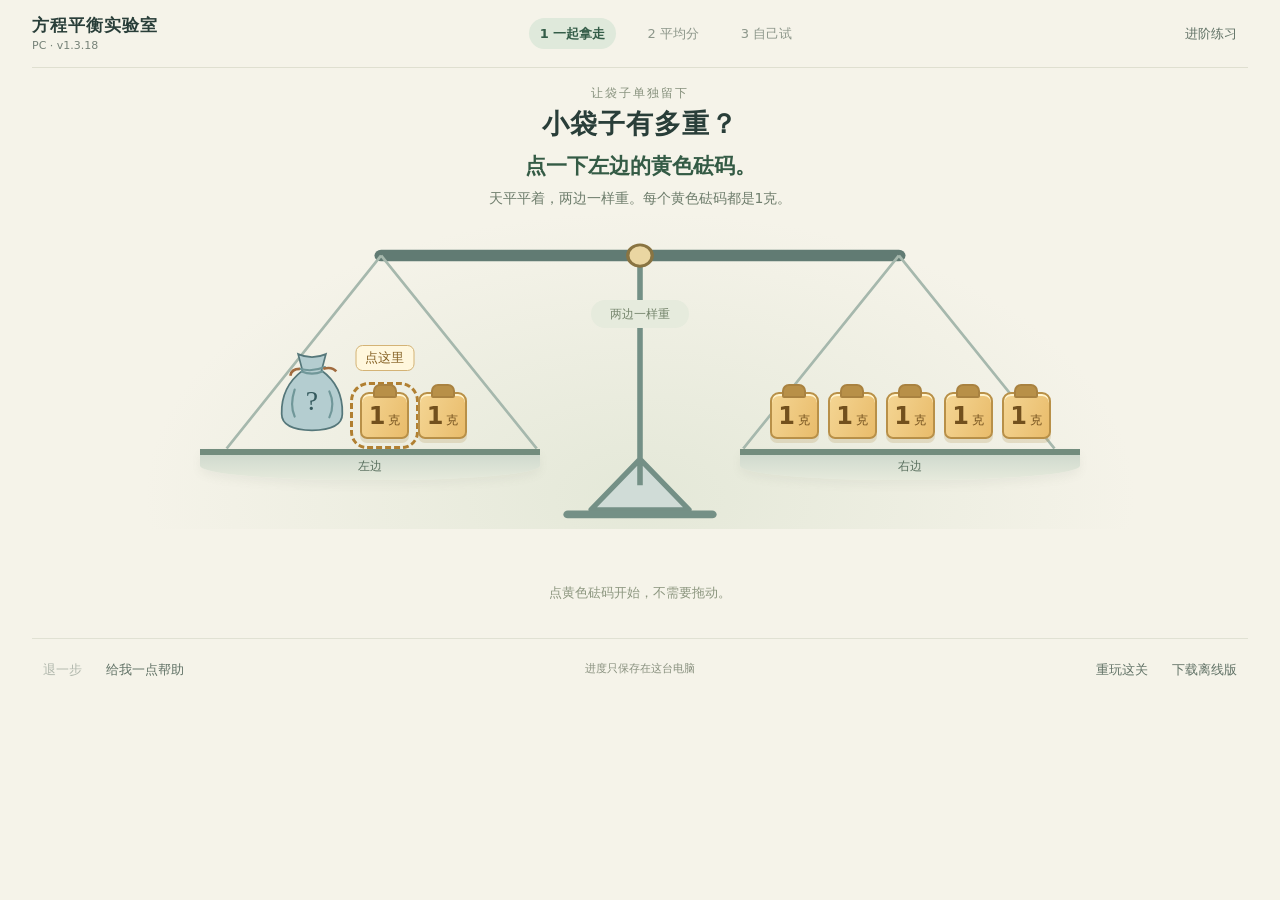
<file: equation/方程平衡实验室_离线版.html>
<!doctype html>
<html lang="zh-CN">
<head>
<meta charset="utf-8"><meta name="viewport" content="width=device-width, initial-scale=1"><meta name="color-scheme" content="light">
<title>方程平衡实验室 · 一元一次方程</title>
<link rel="icon" href="data:,"><style>
html{scroll-padding-top:var(--original-question-inset,0px)}
.original-question{position:sticky;top:0;z-index:20;display:flex;align-items:flex-start;gap:18px;padding:16px 22px;margin:0 0 18px;background:#fffdf2;border:1px solid #d7d5b7;border-left:5px solid #b49343;border-radius:12px;box-shadow:0 6px 18px #233c2912}
.original-question h2{flex-shrink:0;margin:5px 0 0;padding:3px 10px;border-radius:6px;background:#eee5c5;color:#70591d;font-size:14px;font-weight:700}
.original-question-body{min-width:0;flex:1}
#original-question #stem{max-width:none;margin:0;font-size:24px;font-weight:750;line-height:1.55;overflow-wrap:anywhere}
.original-equation{font:700 36px/1.4 Georgia,"Times New Roman",serif;color:#1b3c2c;overflow-wrap:anywhere}
#original-question.has-formula #stem{font-size:15px;font-weight:600;line-height:1.5;margin-top:3px;color:#64715c}
.lesson-header:has(+.original-question){margin-bottom:12px}.lesson-header:has(+.original-question) .badges{margin-top:8px}
@media(max-width:1250px){.original-question{padding:12px 16px;gap:12px}#original-question #stem{font-size:22px}.original-equation{font-size:32px}}
#workspace:has(.group-focus)>.lesson-header{display:grid;grid-template-columns:minmax(0,1fr) auto;gap:4px 12px;margin-bottom:8px}#workspace:has(.group-focus)>.lesson-header .eyebrow{margin:0;align-self:center}#workspace:has(.group-focus)>.lesson-header .lesson-top{grid-column:1/-1;grid-row:2}#workspace:has(.group-focus)>.lesson-header .badges{grid-column:2;grid-row:1;margin:0}
#original-question.has-formula:has(+.lesson-grid .group-focus){padding-top:8px;padding-bottom:8px;margin-bottom:12px}#original-question.has-formula:has(+.lesson-grid .group-focus) .original-question-body{display:flex;flex-wrap:wrap;align-items:center;gap:2px 20px}#original-question.has-formula:has(+.lesson-grid .group-focus) .original-equation{max-width:100%}#original-question.has-formula:has(+.lesson-grid .group-focus) #stem{flex:1 1 300px;margin:0}
@media print{.original-question{position:static;box-shadow:none;break-inside:avoid}}
*{box-sizing:border-box} :root{--ink:#20382f;--muted:#66796e;--green:#246049;--sage:#e5ede3;--paper:#f7f5ed;--line:#dedfd4;--gold:#c6892f;--rust:#b65038;--white:#fffef9}body{margin:0;background:var(--paper);color:var(--ink);font:15px/1.7 system-ui,-apple-system,"Segoe UI","Microsoft YaHei",sans-serif}button,input,select{font:inherit}button,a,input,select{touch-action:manipulation}button{cursor:pointer;border:1px solid var(--line);border-radius:9px;background:var(--white);padding:8px 15px;color:var(--ink);transition:background .16s,border-color .16s}button:hover{background:#edf2e8;border-color:#91ab99}button:disabled{opacity:.45;cursor:not-allowed}button:focus-visible,a:focus-visible,input:focus-visible,select:focus-visible{outline:3px solid #c6a653;outline-offset:3px}input,select{border:1px solid #bfcbbf;border-radius:7px;background:white;padding:10px 12px;min-width:0;color:var(--ink)}input{font:19px/1.4 Georgia,"Times New Roman",serif}input[type=range]{padding:0;accent-color:var(--green)}.primary{background:var(--green);color:white;border-color:var(--green)}.primary:hover{background:#174b39}.quiet{background:transparent}.small{font-size:12px}.danger{color:#a54032}#app{display:grid;grid-template-columns:266px minmax(0,1fr);min-height:100vh;max-width:1920px;margin:auto}.sidebar{height:100vh;position:sticky;top:0;display:flex;flex-direction:column;padding:26px 16px 14px;background:#1e3b30;color:#eff2e8;border-right:1px solid #314e40}.brand{display:flex;gap:12px;padding:0 13px;align-items:center;color:inherit;text-decoration:none;font-size:20px;line-height:1.45;letter-spacing:2px}.brand b{font-size:25px}.brand-symbol{font:42px/1 Georgia;border:1px solid #8aab84;border-radius:16px;width:56px;height:62px;display:grid;place-items:center;color:#e0bd72;transform:rotate(-7deg)}.sidebar-caption{font-size:11px;color:#b1c3b3;padding:0 13px}.overview{margin:14px 8px 18px;background:#324f40;color:#e9efe4;border-color:#506555;text-align:left;font-size:13px}.overview span{float:right;color:#e5c481}#lesson-nav{overflow:auto;scrollbar-width:thin;scrollbar-color:#62816d transparent;flex:1}.zone-nav{margin-bottom:9px}.zone-toggle{display:flex;width:100%;gap:11px;align-items:center;background:none;border:0;color:#c5d3c6;text-align:left;padding:10px 12px}.zone-toggle:hover{background:#2b4a3b}.zone-letter{font:18px Georgia;color:#dfbc70}.zone-text{flex:1}.zone-text small{display:block;font-size:10px;color:#9bb29f}.zone-list{border-left:1px solid #58705c;margin-left:21px;padding-left:9px}.zone-list[hidden]{display:none}.lesson-link{width:100%;border:0;background:transparent;border-radius:6px;text-align:left;font-size:12px;color:#c9d7c9;padding:8px 9px;line-height:1.45;display:flex;gap:7px}.lesson-link span{flex:1}.lesson-link:hover{background:#345340}.lesson-link[aria-current=page]{background:#dfe9d6;color:#213b2e}.lesson-link .status-dot{flex:0 0 7px;width:7px;height:7px;border:1px solid #97af91;border-radius:50%;margin-top:5px}.lesson-link.done .status-dot{background:#bcd899}.lesson-link.assisted .status-dot{background:#deaf5a}.sidebar footer{padding:15px 12px 0;font-size:10px;line-height:1.8;color:#a4b7a7}.page{min-width:0}.topbar{height:70px;border-bottom:1px solid var(--line);display:flex;align-items:center;justify-content:space-between;padding:0 36px;font-size:12px;color:var(--muted)}.live-dot{display:inline-block;width:6px;height:6px;background:#709478;border-radius:50%;margin-right:8px}.top-actions{display:flex;align-items:center;gap:12px}.top-actions button{font-size:12px;padding:6px 10px}#save-status{font-size:11px}main{padding:34px 40px 50px;max-width:1500px;margin:auto;outline:none}.eyebrow{font-size:11px;letter-spacing:2px;text-transform:uppercase;color:var(--muted);margin:0 0 10px}.hero{display:flex;align-items:flex-end;justify-content:space-between;gap:25px;margin:13px 0 30px}.hero h1{font-family:Georgia,"Songti SC",serif;font-weight:500;font-size:42px;line-height:1.35;margin:4px 0 16px;letter-spacing:1px}.hero p{font-size:14px;color:var(--muted);max-width:600px}.hero-symbol{width:200px;height:132px;position:relative;display:flex;align-items:center;justify-content:center;font:60px Georgia;color:#417055;background:radial-gradient(ellipse,#e0e8d5,transparent 70%);letter-spacing:12px}.stat-row{display:flex;gap:12px;margin:22px 0}.stat{padding:12px 20px;border-left:2px solid #adbda2;font-size:12px;color:var(--muted)}.stat b{font:27px Georgia;color:var(--green);margin-right:8px}.map-grid{display:grid;grid-template-columns:repeat(3,minmax(0,1fr));gap:16px}.map-card{border:1px solid var(--line);border-radius:15px;padding:23px;text-align:left;background:var(--white);position:relative;min-height:218px}.map-card .map-letter{font:28px Georgia;color:#a17a3e}.map-card h2{font-size:19px;font-weight:600;margin:10px 0 5px}.map-card p{font-size:12px;color:var(--muted);min-height:42px}.map-card footer{font-size:11px;color:var(--green);margin-top:15px}.progress-track{height:3px;background:#e9ecdf;border-radius:2px;margin-top:12px;overflow:hidden}.progress-track span{display:block;height:100%;background:#799469}.note{padding:18px 22px;border:1px dashed #c6cbbd;border-radius:12px;font-size:12px;color:var(--muted);margin-top:24px}.lesson-header{margin-bottom:24px}.lesson-top{display:flex;justify-content:space-between;align-items:center;gap:15px}.lesson-top h1{font-size:14px;font-weight:600;color:var(--muted);margin:0}.lesson-actions{display:flex;gap:8px}.lesson-actions button{font-size:12px;padding:6px 11px}#stem{font-size:24px;line-height:1.75;font-weight:600;max-width:1000px;margin:13px 0;color:#1b3c2c}.badges{display:flex;gap:8px;font-size:10px;color:#647762}.badge{border:1px solid #cfd7c6;border-radius:4px;padding:1px 7px}.lesson-grid{display:grid;grid-template-columns:minmax(0,1fr) 256px;gap:22px;align-items:start}.work-panel{background:var(--white);border:1px solid var(--line);border-radius:16px;overflow:hidden;box-shadow:0 8px 30px #233c2910;padding:28px;min-width:0}.support{font-size:12px}.support details{border-bottom:1px solid var(--line);padding:0 0 15px;margin-bottom:17px}.support summary{font-weight:600;cursor:pointer;color:#536b56}.support p{color:var(--muted);line-height:1.9}.support h3{font-size:13px;font-weight:600}.support ol{padding-left:18px;max-height:340px;overflow:auto;color:var(--muted)}.support li{margin-bottom:8px;overflow-wrap:anywhere}.support li b{font:16px/1.6 Georgia,serif;color:var(--ink);display:block}.hint-button{width:100%;background:#ede8d6;border-color:#ddd4b5;font-size:12px}.hint-box{border-left:3px solid var(--gold);padding:8px 12px;margin-top:12px;background:#f5eedc}h2.panel-title{font-size:15px;margin:0 0 18px;font-weight:600;color:#526b56}.muted{font-size:12px;color:var(--muted);line-height:1.8}.math{font-family:Georgia,"Times New Roman",serif;font-variant-numeric:tabular-nums}.equation-main{font:36px/1.5 Georgia,serif;text-align:center;padding:16px 8px;white-space:normal;overflow-wrap:anywhere}.equation-board{display:grid;grid-template-columns:minmax(0,1fr) 32px minmax(0,1fr);align-items:stretch;gap:6px;margin:12px 0 23px}.equation-side{min-height:108px;background:#eff3e8;border:1px solid #d5ddca;border-radius:10px;padding:12px;display:flex;flex-wrap:wrap;gap:7px;align-content:center;justify-content:center;position:relative}.equation-side::before{content:attr(data-label);display:block;width:100%;text-align:center;font-size:10px;color:#7a8c76}.equation-side .group-expression{font:23px Georgia;align-self:center;overflow-wrap:anywhere}.eq-sign{display:grid;place-items:center;font:30px Georgia;color:#547652}.term{padding:6px 12px;background:#dce9d4;color:#35553b;border-color:#adc69f;font:21px Georgia;min-width:52px}.term.negative{background:#f1ded5;color:#a15039;border-color:#d8b4a3}.term[draggable=true]{cursor:grab}.equation-side.drag-over{outline:2px dashed var(--gold)}.op-row{display:grid;grid-template-columns:minmax(135px,1fr) minmax(100px,1fr) auto;gap:9px;align-items:end}.field{display:flex;flex-direction:column;gap:5px;margin-bottom:14px}.field label{font-size:12px;color:#526b56}.field input,.field select{width:100%}.inline-fields{display:flex;align-items:end;gap:12px;flex-wrap:wrap}.inline-fields .field{flex:1;min-width:100px}.op-row .field{margin-bottom:0}.preview{border-left:3px solid #b7cba5;background:#f0f4e9;padding:13px 16px;font:20px/1.7 Georgia;margin:17px 0;overflow-wrap:anywhere}.next-line{display:flex;gap:10px;align-items:end;margin-top:18px}.next-line .field{flex:1;margin-bottom:0}.splitter{border:0;border-top:1px dashed var(--line);margin:25px 0}.verify-grid{display:grid;grid-template-columns:1fr 1fr 1fr;gap:10px}.form-actions{display:flex;gap:10px;align-items:center;margin-top:10px}.feedback{padding:12px 17px;border-radius:8px;font-size:13px;margin-top:18px;border:1px solid #d9d6bf;background:#f6f0da;color:#6d6032}.feedback.error{background:#faeee6;border-color:#e4c5b5;color:#904937}.feedback.success{background:#e9f2e1;border-color:#c5d7b8;color:#3b5c37}.completion{display:flex;align-items:center;gap:16px;border:1px solid #adca97;background:#e6efdc;border-radius:12px;padding:17px 22px;margin-top:24px}.completion-mark{font:30px Georgia;color:#5e8250}.completion h3{font-size:16px;margin:0}.completion p{font-size:12px;margin:3px 0;color:#617455}.completion button{margin-left:auto}.model-table{width:100%;border-collapse:collapse;font-size:12px;margin:15px 0}.model-table th{text-align:left;color:var(--muted);font-weight:500}.model-table th,.model-table td{border-bottom:1px solid var(--line);padding:10px 6px}.model-table input{width:100%;min-width:90px;font-size:18px}.model-table td:last-child{font-size:11px;color:var(--muted)}.decimal-card{background:#f0f3e7;padding:20px;border-radius:12px;margin-bottom:20px;text-align:center}.recurring{font:32px/1.8 Georgia}.overline{text-decoration:overline}.digits{font:23px/1.9 ui-monospace,monospace;letter-spacing:1px;white-space:nowrap;overflow-x:auto}.digits .tail{color:#426d4b;background:#dfe8d0}.aligned-lines{padding:15px 20px;background:#f4f3e9;border-radius:10px;margin:15px 0}.tier-chart{display:flex;gap:5px;align-items:stretch;height:78px;margin:20px 0}.tier{display:flex;flex-direction:column;justify-content:center;align-items:center;flex:1;border-radius:8px;background:#e7eedf;color:#536d4b;font-size:11px}.tier:nth-child(2){background:#ede7cf;color:#826b35}.tier:nth-child(3){background:#f2ddd1;color:#976046}.tier b{font-size:19px;font-family:Georgia}.water-output{font:27px Georgia;color:#416140;text-align:center;margin:15px 0}.lever-svg{width:100%;height:200px;background:linear-gradient(#f8f8ef,#eaf0df);border:1px solid #dde4d2;border-radius:12px}.lever-beam{transition:transform .25s;transform-origin:300px 90px}.observations{font-size:12px;max-height:160px;overflow:auto;margin:12px 0}.flow{display:flex;gap:6px;align-items:center;margin:15px 0}.flow span{padding:10px 13px;border-radius:7px;background:#e7efdc;font-size:12px;flex:1;text-align:center}.flow i{font-style:normal;color:#799266}.experiment{background:#f2f4e9;border-radius:10px;padding:17px;margin-bottom:24px}.experiment h3{margin:0 0 10px;font-size:13px}.experiment-output{font:21px/1.7 Georgia;margin-top:10px}dialog{max-width:650px;border:1px solid #cbd3c0;border-radius:16px;background:var(--white);padding:32px;color:var(--ink);line-height:1.9}dialog::backdrop{background:#1c322c77}dialog h2{font-size:23px}dialog p{font-size:14px}#completion[hidden],[hidden]{display:none!important}.next-map{display:flex;gap:12px;justify-content:space-between;margin-top:20px}.coverage-table{width:100%;font-size:12px;border-collapse:collapse;margin-top:16px}.coverage-table td,.coverage-table th{padding:9px;border-bottom:1px solid var(--line);text-align:left}.save-warning{color:#a44932!important}input[aria-invalid=true]{border-color:var(--rust)}@keyframes confirmStep{0%{background:#d9e7c7}100%{background:#eff3e8}}.just-stepped .equation-side{animation:confirmStep .6s} @media(prefers-reduced-motion:reduce){*{animation:none!important;transition:none!important}}@media(max-width:1250px){#app{grid-template-columns:226px minmax(0,1fr)}main{padding:26px 24px}.topbar{padding:0 24px}.lesson-grid{grid-template-columns:minmax(0,1fr) 210px;gap:15px}.work-panel{padding:22px}.equation-main{font-size:30px}.op-row{grid-template-columns:minmax(100px,1fr) minmax(80px,1fr) auto}.op-row button{padding:10px}.map-card{padding:18px}.hero h1{font-size:36px}.top-actions{gap:7px}}main:has(.group-focus){padding-top:14px}.lesson-header:has(+.lesson-grid .group-focus){margin-bottom:12px}.lesson-header:has(+.lesson-grid .group-focus) #stem{font-size:16px;line-height:1.5;margin:7px 0}.work-panel:has(.group-focus){padding:14px 20px}.work-panel:has(.group-focus)>.panel-title{margin-bottom:0;font-size:13px}.work-panel:has(.group-focus)>#current-equation{margin:4px 0;padding:2px 0;font-size:28px}#balance-lab.group-focus .balance-message{margin-top:6px;padding:6px 12px;min-height:34px;font-size:13px}#balance-lab.group-focus .tool-label{width:auto;margin-right:7px}#balance-lab.group-focus .secondary-tools{display:inline-block;margin-left:10px}#balance-lab.group-focus .secondary-tools[open]{display:block;margin:8px 0}#balance-lab.group-focus .balance-inventory>button{font-size:12px;min-height:29px;padding:3px 7px}@media print{.sidebar,.topbar,.lesson-actions,.hint-button,.form-actions,.completion button{display:none}#app{display:block}.lesson-grid{grid-template-columns:1fr}.work-panel{box-shadow:none}body{background:white}}

</style><style>
.lesson-grid:has(#balance-lab){grid-template-columns:minmax(0,1fr) 220px;gap:18px}.work-panel:has(#balance-lab){padding:22px}.balance-top{display:flex;justify-content:space-between;gap:8px;font-size:11px;align-items:center}.balance-tag{color:#426b52;letter-spacing:1px}.balance-state{border-radius:20px;background:#e9efde;color:#476339;padding:3px 10px}.balance-scene{position:relative;min-height:300px;margin:12px -6px 0;background:radial-gradient(ellipse at 50% 60%,#ecf3e7,transparent 75%);border-radius:18px}.scale-art{position:absolute;inset:0;width:100%;height:100%;pointer-events:none}.balance-pans{position:relative;display:grid;grid-template-columns:minmax(0,1fr) minmax(0,1fr);gap:76px;padding:107px 10px 45px}.balance-pan{position:relative;min-width:0;border:1px solid #c4d2b9;border-top:3px solid #7f9e70;border-radius:10px 10px 35px 35px;background:linear-gradient(#f8faf3ee,#e5eddeee);padding:8px 10px 18px;min-height:136px;transition:background .2s,box-shadow .2s}.pan-label{text-align:center;color:#6d8164;font-size:10px;letter-spacing:3px;pointer-events:none}.pan-blocks{display:flex;align-items:center;align-content:center;justify-content:center;flex-wrap:wrap;gap:6px;min-height:80px;pointer-events:none}.pan-blocks button{pointer-events:auto}.balance-block{display:inline-flex;align-items:center;justify-content:center;min-width:34px;min-height:36px;padding:5px 8px;border-radius:7px;font:21px/1.2 Georgia,serif;cursor:grab;user-select:none;box-shadow:0 3px 0 #173a431a,inset 0 1px 0 #ffffffaa;position:relative}.x-block{background:#d3e6ef;border:1px solid #6b9caf;color:#20536c;min-height:52px}.one-block{background:#f6dfad;border:1px solid #c69d50;color:#7a531d}.balance-block.negative-block{background:repeating-linear-gradient(135deg,#f9e3e0,#f9e3e0 5px,#f2d3cf 5px,#f2d3cf 7px);border:1px dashed #c08178;color:#9d3a38}.box-block{background:#e9e1f1;border:2px dashed #9c89af;color:#634876;flex-direction:column;max-width:100%;overflow-wrap:anywhere;min-height:66px;font-size:20px}.box-block small{font:9px system-ui;letter-spacing:2px;margin-bottom:5px;opacity:.8}.balance-block:hover{filter:brightness(1.04);box-shadow:0 5px 12px #20382f22}.center-dock{position:absolute;left:calc(50% - 33px);top:185px;width:66px;min-height:58px;border:1px dashed #a4b994;background:#f6f9ef;border-radius:12px;display:grid;place-items:center;color:#506b44;font:32px Georgia;text-align:center;padding:4px}.center-dock:focus-visible,[data-bdrop]:focus-visible{outline:3px solid #ba994a;outline-offset:3px}.center-dock:has(+*){font-size:20px}.empty-pan{font-size:12px;color:#94a089}.staged-token{opacity:.25;transform:translateY(-4px)}.pending-add{border:1px dashed #9ca879;padding:7px;border-radius:6px;font:16px Georgia;color:#70804c}.awaiting-pair{box-shadow:0 0 0 3px #d4b46666;background:#fff9e9}.balance-inventory{background:#f5f6f0;border:1px solid #e1e5d8;border-radius:12px;padding:11px 13px}.balance-inventory>div{display:flex;align-items:center;flex-wrap:wrap;gap:6px;margin:6px 0 12px}.tool-label{width:100%;font-size:10px;color:#74826a}.balance-tool{font:13px system-ui;padding:6px 10px;background:white;border-color:#cbd5c1;cursor:grab;box-shadow:0 2px 0 #dfe4d6}.extra-tools{font-size:11px;color:#74826a}.extra-tools summary,.written-mode summary{cursor:pointer}.custom-tools{display:flex;flex-wrap:wrap;gap:6px;align-items:center;margin-top:9px}.custom-tools input{width:66px;padding:4px;font-size:14px}.custom-tools button{font-size:11px}.balance-message{background:#eef3e8;border-left:3px solid #8fab77;padding:10px 13px;margin-top:14px;font-size:12px;min-height:42px}.balance-bottom{display:flex;gap:12px;align-items:start;margin-top:11px}.balance-bottom button{flex-shrink:0;font-size:10px;padding:6px 9px}.balance-bottom small{color:#87927e;font-size:10px;line-height:1.6}.balance-workshop:empty{display:none}.balance-workshop h3{font-size:14px;margin:0 0 8px;color:#425f3d}.balance-workshop p{font-size:11px;line-height:1.7;color:#6e7c65}.balance-workshop>section{background:#f3f5eb;border:1px solid #d9e1ca;border-radius:12px;padding:15px;margin-top:16px}.division-halves{display:grid;grid-template-columns:1fr 1fr;gap:20px}.division-halves h4{font-size:11px;color:#7a876d;margin:4px 0 8px}.buckets{display:grid;grid-template-columns:repeat(var(--bins),minmax(0,1fr));gap:6px}.bucket{min-height:90px;border:1px dashed #9eae86;background:#fffef8;border-radius:8px;padding:6px;display:flex;flex-wrap:wrap;gap:4px;align-content:start;justify-content:center;min-width:0}.bucket>small{width:100%;font-size:9px;color:#93a07f;text-align:center}.bucket .balance-block{font-size:16px;min-width:26px;padding:4px;min-height:30px}.bucket .x-block{min-height:40px}.balance-workshop .primary{font-size:12px;margin-top:12px}.unbox-slots{display:grid;grid-template-columns:1fr 1fr;gap:12px}.unbox-slots>div{border:1px dashed #ab97bd;background:#faf7fc;border-radius:8px;padding:12px;text-align:center;font-size:11px;color:#806393}.unbox-slots strong{display:block;min-height:40px;padding-top:8px;font:22px Georgia}.unbox-pieces{display:flex;flex-wrap:wrap;gap:8px;margin-top:14px}.piece{background:#e6dcee;border-color:#baa6ca;font:19px Georgia;cursor:grab}.drop-hover{outline:3px solid #cbad5f!important;outline-offset:3px}.selected-block{outline:3px solid #ba994a;outline-offset:3px}.dragging{opacity:.4}.balance-flight{display:grid;place-items:center;font:22px Georgia;color:#355b48;background:#e3eddd;border:1px solid #9daf88;border-radius:8px}.is-animating{cursor:wait}.is-animating button{pointer-events:none}.written-mode{border:1px dashed #ccd6c3;border-radius:10px;margin-top:20px;padding:12px;font-size:12px;color:#64775a}.written-mode[open] summary{margin-bottom:14px}.try-balance{display:flex;align-items:center;gap:16px;background:linear-gradient(110deg,#e1eedc,#f1ecd9);border:1px solid #b8cfaa;border-radius:14px;padding:18px 22px;margin:20px 0}.try-balance div{flex:1}.try-balance b{display:block;font-size:17px}.try-balance p{font-size:12px;margin:4px 0;color:#627359}.number-experiment{margin-top:18px}.number-experiment summary{font-size:12px;cursor:pointer;margin-bottom:10px}@media(max-width:1450px){.lesson-grid:has(#balance-lab){grid-template-columns:minmax(0,1fr)}.lesson-grid:has(#balance-lab) .support{display:grid;grid-template-columns:1fr 1fr;gap:8px 24px;padding:12px}.lesson-grid:has(#balance-lab) .support ol{grid-column:1/-1;max-height:180px}.lesson-grid:has(#balance-lab) .support details{grid-column:1/-1}.lesson-grid:has(#balance-lab) .support h3{grid-column:1/-1;margin:0}.balance-pans{gap:76px}}main:has(.group-focus){padding-top:14px}.lesson-header:has(+.lesson-grid .group-focus){margin-bottom:12px}.lesson-header:has(+.lesson-grid .group-focus) #stem{font-size:16px;line-height:1.5;margin:7px 0}.lesson-header:has(+.lesson-grid .group-focus) h1{font-size:23px}.work-panel:has(.group-focus){padding:14px 20px}.work-panel:has(.group-focus)>.panel-title{margin-bottom:0;font-size:13px}.work-panel:has(.group-focus)>#current-equation{margin:4px 0;padding:2px 0;font-size:28px}.group-focus .balance-message{margin-top:6px;padding:6px 12px;min-height:34px;font-size:13px}.group-focus .tool-label{width:auto;margin-right:7px}.group-focus .division-tools{flex-wrap:wrap}.group-focus .balance-inventory{position:relative}.group-focus .secondary-tools{display:inline-block;margin-left:10px}.group-focus .secondary-tools[open]{display:block;margin:8px 0}.group-focus .balance-inventory>button{font-size:12px;min-height:29px;padding:3px 7px}#balance-lab{display:flex;flex-direction:column}.group-focus:not(.has-workshop) .balance-inventory{order:2}.group-focus:not(.has-workshop) .balance-scene{order:3}.secondary-tools{font-size:12px;margin-top:7px;color:#687b5e}.secondary-tools summary{cursor:pointer}.tool-row{display:flex;flex-wrap:wrap;gap:6px;align-items:center;margin:8px 0}.group-focus .balance-inventory>div{margin:0 0 7px}.group-focus .balance-inventory{padding:8px 12px}.group-focus:not(.has-workshop) .balance-scene{min-height:260px}.group-focus:not(.has-workshop) .balance-pans{padding-top:77px;padding-bottom:25px}.group-focus:not(.has-workshop) .center-dock{top:154px}.balance-top{order:0}.balance-message{order:1;font-size:15px;line-height:1.7;scroll-margin-top:12px;border-radius:8px;margin-bottom:10px;color:#36583e}.balance-scene{order:2}.balance-inventory{order:4}.balance-workshop{order:5}.balance-bottom{order:6}.has-workshop .balance-workshop{order:2}.has-workshop .balance-scene{order:3}.has-workshop .pick-bar{order:4}.has-workshop .balance-inventory{order:5}.has-workshop .balance-bottom{order:2;margin:8px 0}.division-side{border:1px solid #c5d3ba;border-radius:12px;padding:12px;background:#fbfcf5;min-width:0}.division-side.partition-waiting{border:2px solid #b7c7a4;background:#f7f8e8}.division-side h4{font-size:16px;color:#435f41;margin:0 0 8px}.division-workshop h3{font-size:18px}.division-workshop>p{font-size:14px}.division-workshop .partition-summary{font-size:14px;min-height:40px;color:#4d7045;margin:8px 0}.partition-summary b{font-size:20px}.division-workshop .partition-button{font-size:15px;min-height:42px;margin:0 0 12px;width:100%}.division-workshop [data-baction=take-group]{font-size:16px;min-height:46px;padding:10px 20px}.division-workshop .bucket{min-height:76px}.division-workshop .bucket>small{font-size:11px}.division-workshop .partition-manual{font-size:11px;color:#7a866f}.is-dividing .center-dock{font-size:15px}.balance-tool{min-height:34px;font-size:14px}.tool-label{font-size:12px}.balance-bottom button{font-size:12px;min-height:34px}@media(prefers-reduced-motion:reduce){.balance-block,.balance-pan{transition:none}.balance-flight{display:none}}
#balance-lab[data-tilt="-1"] [data-pan="left"],#balance-lab[data-tilt="1"] [data-pan="right"]{transform:translateY(12px)}#balance-lab[data-tilt="1"] [data-pan="left"],#balance-lab[data-tilt="-1"] [data-pan="right"]{transform:translateY(-12px)}.scale-beam{transform-origin:400px 78px;transform-box:view-box}.operation-block{pointer-events:none;cursor:default;box-shadow:0 0 0 2px #b1c89755,0 3px 0 #173a431a}#balance-lab .balance-block.merged-block{padding:9px 13px;min-width:48px;min-height:48px;font-size:24px}#balance-lab .x-block.merged-block{min-height:62px}#balance-lab .bucket .merged-block{min-height:40px;font-size:19px;min-width:36px;padding:7px 9px}
.balance-result{margin:0 0 16px;padding:10px 12px;border:1px solid #cbdac2;border-radius:14px;background:#f9fbf3}.balance-result-caption{font-size:15px;text-align:center;color:#3d623f}.balance-result-caption small{display:block;font-size:11px;color:#77876e}.balance-result .balance-scene{min-height:180px;margin-top:4px}.balance-result .balance-pans{padding:56px 10px 18px;gap:76px}.balance-result .balance-pan{min-height:104px;padding:6px 8px 12px}.balance-result .pan-blocks{min-height:58px}.balance-result .center-dock{top:85px;min-height:40px;font-size:25px}.balance-result .balance-block{cursor:default;box-shadow:none}.balance-result .balance-block:hover{filter:none;box-shadow:none}.balance-top .swap-sides,.result-actions .swap-sides{font-size:12px;padding:4px 10px;min-height:30px;white-space:nowrap}.balance-top .balance-state{margin-left:auto}.result-actions{text-align:right;order:0}.balance-result[data-result-only] .balance-block{cursor:grab}.balance-result[data-result-only] .balance-message{order:3;font-size:12px;line-height:1.5;margin:4px 0 0;min-height:32px;padding:6px 10px}.balance-result[data-result-only] .balance-result-caption{order:0}.balance-result[data-result-only] .balance-scene{order:2}
#balance-lab.is-dividing .balance-inventory{order:2}#balance-lab.is-dividing .balance-scene{order:3;min-height:240px;margin-top:8px}#balance-lab.is-dividing .balance-workshop{order:4}#balance-lab.is-dividing .balance-bottom{order:5}#balance-lab.is-dividing .pick-bar,#balance-lab.is-dividing .balance-inventory .secondary-tools,#balance-lab.is-dividing .balance-inventory .tool-row,#balance-lab.is-dividing .balance-inventory .extra-tools,#balance-lab.is-dividing .balance-inventory>.balance-tool{display:none}#balance-lab.is-dividing .center-dock{top:45%;font-size:14px;line-height:1.5}#balance-lab.is-dividing .pan-label{font-size:12px;pointer-events:auto;cursor:pointer}#balance-lab .pan-total{text-align:center;font-size:12px;color:#56724c;margin:4px 0}#balance-lab .pan-total b{font:18px Georgia}#balance-lab .pan-division .partition-button{display:block;margin:8px auto;font-size:13px;padding:6px 12px;min-height:38px}#balance-lab .pan-division .partition-summary{text-align:center;margin:6px 0 10px;font-size:13px;min-height:28px}#balance-lab .pan-unassigned{min-height:46px;padding:6px;margin-bottom:8px;border-bottom:1px dashed #b7caaa}#balance-lab .pan-buckets{gap:7px}#balance-lab .pan-buckets .bucket{min-height:72px;padding:6px 4px;background:#fffef5e8;border:1px dashed #8dab78;align-content:center}#balance-lab .pan-buckets .bucket>small{font-size:10px;color:#697e5b}#balance-lab .pan-buckets .balance-block{font-size:18px;min-height:35px;min-width:30px}#balance-lab .pan-division-controls{margin-top:0;padding:8px 12px;text-align:center}#balance-lab .pan-division-controls .primary{margin-top:0}#balance-lab .pan-division-controls p{margin:7px 0 0}
.balance-scene{background:radial-gradient(ellipse at 50% 90%,#b8c7cc38,transparent 65%),linear-gradient(180deg,#fbfcfc00,#edf1ef88);isolation:isolate}
.balance-pan{--pan-finish-shadow:inset 0 1px 2px #ffffffd9,inset 0 -10px 18px -15px #526b794d,0 8px 14px -9px #213d4b52;border-color:#b4c2ca;border-top-color:#dbe4e9;border-bottom-color:transparent;background:linear-gradient(155deg,#fdfefe 0%,#f0f5f7 44%,#dce6eb 100%);box-shadow:var(--pan-finish-shadow)}
.metal-pan-rim{position:absolute;left:-1px;right:-1px;bottom:-1px;height:calc(100% + 2px);border-radius:inherit;border-bottom:2px solid #8fa2af;background:none;box-shadow:none;pointer-events:none}
.balance-pan .pan-label{color:#566d7c;text-shadow:0 1px 0 #fff;font-weight:600}
.balance-pan.awaiting-pair{box-shadow:var(--pan-finish-shadow);outline:2px solid #d1ae5759;outline-offset:1px}
.balance-block.x-block,.balance-block.one-block,.balance-block.box-block,.balance-result .balance-block{border-style:solid;border-width:1px 1px 4px;border-radius:8px;box-shadow:inset 0 1px 0 #fffffff2,inset 1px 0 0 #ffffff66,inset -1px 0 0 #233d4e1c,0 2px 0 #142e3e28,0 5px 7px #19333d20;text-shadow:0 1px 0 #ffffff70;font-weight:600;transition:box-shadow .15s,filter .15s}
.balance-block::before{content:"";position:absolute;inset:3px 4px auto;height:32%;border-radius:4px;background:linear-gradient(180deg,#ffffff55,#ffffff00);pointer-events:none}
.balance-block.x-block{background:linear-gradient(140deg,#e4f5ff,#c1e3f3 35%,#91bdd6 78%,#78a9c5);border-color:#80a9c0 #7099b0 #49758e;color:#173f57}
.balance-block.one-block{background:linear-gradient(140deg,#fff4d1,#f3d99a 38%,#d6b36a 82%,#c49a4e);border-color:#c8a963 #b99a53 #926e2f;color:#614416}
.balance-block.negative-block{background:repeating-linear-gradient(135deg,#ffffff00 0 8px,#842d3610 8px 10px),linear-gradient(140deg,#ffefeb,#ebc5be 45%,#d49b94 85%,#bd807b);border-color:#c3948d #ba8781 #995d58;color:#752d32}
.balance-block.box-block{background:linear-gradient(140deg,#f6edff,#dbcaed 40%,#b6a0cc);border-color:#b39bc7 #9e85b3 #7c6492;color:#503869}
.balance-block:hover,.balance-result .balance-block:hover{filter:brightness(1.04);box-shadow:inset 0 1px 0 #fff,inset 1px 0 0 #ffffff88,0 2px 0 #17334235,0 7px 12px #19333d30}
.balance-block.selected-block{box-shadow:inset 0 1px 0 #fff,0 0 0 3px #d7b65c66,0 5px 9px #19333d30}
.balance-block.operation-block{box-shadow:inset 0 1px 0 #fff,0 0 0 2px #83a2b65c,0 5px 9px #19333d25}
.balance-scene .center-dock{background:linear-gradient(145deg,#f7f9f3,#e5ece5 45%,#c0cfc6);border:1px solid #a2b4b0;box-shadow:inset 0 1px 0 #fff,0 3px 0 #7f959033,0 5px 12px #223f3820;color:#31594b;text-shadow:0 1px 0 #fff}
.balance-inventory{background:linear-gradient(145deg,#f9fbf8,#edf1eb);border-color:#d5ded4;box-shadow:inset 0 1px 0 #fff,0 2px 6px #29423106}
.balance-inventory .balance-tool,.flip-sides{background:linear-gradient(#fff,#f0f4ef);border-color:#c8d3c7;box-shadow:inset 0 1px 0 #fff,0 2px 0 #d1dbce;font-weight:500}
.flip-sides{font-size:13px;padding:6px 12px;min-height:34px;background:linear-gradient(#fdf8e9,#eee2bd);border-color:#d1bc7e;color:#655023;cursor:pointer}
.is-dividing .flip-sides{margin-top:4px}.flip-sides:disabled{cursor:not-allowed}
.pan-operation{position:absolute;z-index:5;top:-20px;left:50%;transform:translateX(-50%);padding:3px 14px;border:1px solid #b79c59;border-bottom-width:3px;border-radius:9px;background:linear-gradient(#fffbe7,#e5d299);box-shadow:0 4px 12px #51401630;color:#614816;font:700 22px/1.3 Georgia,serif;white-space:nowrap;pointer-events:none}
.is-flipping .balance-pan{box-shadow:var(--pan-finish-shadow);outline:2px solid #caaf6840;outline-offset:1px}
.amount-tool{display:inline-flex;flex-wrap:wrap;align-items:center;gap:6px;border:1px solid #cbd6d4;background:#ffffffb8;border-radius:10px;padding:7px 9px;min-width:0;max-width:100%}.amount-tool>label{font-size:12px;color:#48645e;font-weight:600;margin:0 3px 0 0}.amount-controls{display:inline-flex;align-items:center;gap:3px;max-width:100%}.amount-controls input{width:68px;min-width:0;height:34px;padding:4px 5px;text-align:center;font:16px/1.2 Georgia,serif;background:#fff;border:1px solid #a9bcb4;border-radius:5px}.amount-controls button{min-width:29px;min-height:34px;padding:4px 7px;font-size:15px;background:linear-gradient(#fff,#edf2ec);border-color:#c7d3c6}.amount-tool>.balance-tool{min-width:42px;font-weight:600}.amount-error{flex-basis:100%;color:#a34036;font-size:11px;line-height:1.4;overflow-wrap:anywhere}.amount-error:empty{display:none}.amount-controls input[aria-invalid=true]{border-color:#b64f44;background:#fff0ed}.add-tools .tool-label{flex-basis:100%}
.work-panel:has(#balance-lab){padding:12px 18px}.lesson-flow:has(#balance-lab) .lesson-step-head{padding-bottom:5px;margin-bottom:5px;gap:10px}.lesson-flow:has(#balance-lab) .lesson-step-head>div{display:flex;align-items:baseline;flex-wrap:wrap;gap:4px 12px}.lesson-flow:has(#balance-lab) .lesson-step-head h2{font-size:17px;margin:0}.lesson-flow:has(#balance-lab) .lesson-step-head small{font-size:11px}.lesson-flow[data-flow-step=solve]:has(#balance-lab) .lesson-step-head>button:disabled{display:none}.lesson-flow:has(#balance-lab) .lesson-method{margin:4px 0 6px;gap:8px}.lesson-flow:has(#balance-lab) .lesson-method button{min-height:32px;padding:5px 12px}.work-panel:has(#balance-lab)>.panel-title{margin:0 0 7px;font-size:16px}
#balance-lab:not([data-result-only]) .balance-top{min-height:26px}#balance-lab:not([data-result-only]) .balance-message{padding:6px 10px;margin:4px 0;min-height:32px;font-size:12px;line-height:1.55}#balance-lab .balance-scene:has(.balance-machine){min-height:0;margin-top:2px}#balance-lab .balance-equation{margin:0;padding:3px 8px 0;font:700 30px/1.35 Georgia,"Times New Roman",serif;text-align:center;color:#274d3c;overflow-wrap:anywhere;position:relative;z-index:1}#balance-lab .balance-machine{position:relative;min-height:218px}#balance-lab .balance-machine .balance-pans{padding-top:62px;padding-bottom:28px}#balance-lab .balance-machine .balance-pan{min-height:118px}#balance-lab .balance-machine .pan-blocks{min-height:72px}#balance-lab .balance-machine .center-dock{top:126px;min-height:48px}#balance-lab .balance-machine .balance-block{min-width:44px;font-size:24px}#balance-lab .balance-machine .pan-buckets .balance-block{min-width:28px;font-size:18px}#balance-lab.is-dividing .balance-machine .center-dock{top:45%;min-height:48px}
#balance-lab.group-focus:not(.has-workshop) .balance-machine,#balance-lab.group-focus.is-dividing .balance-machine{min-height:190px}#balance-lab.group-focus:not(.has-workshop) .balance-machine .balance-pans,#balance-lab.group-focus.is-dividing .balance-machine .balance-pans{padding-top:60px;padding-bottom:24px}#balance-lab.group-focus:not(.has-workshop) .balance-machine .balance-pan,#balance-lab.group-focus.is-dividing .balance-machine .balance-pan{min-height:110px}#balance-lab.group-focus:not(.has-workshop) .balance-machine .center-dock{top:107px}#balance-lab.group-focus:not(.has-workshop) .balance-machine .pan-blocks{min-height:64px}
#balance-lab.is-dividing .balance-machine .pan-label{font-size:12px;line-height:18px;letter-spacing:2px;white-space:nowrap;overflow:hidden;text-overflow:ellipsis}#balance-lab .pan-division-info{letter-spacing:0;margin-left:4px;font-weight:500;color:#52695f}#balance-lab .pan-division-info>span{margin-left:2px}#balance-lab .pan-division-info b{font:700 15px/1 Georgia,"Times New Roman",serif;color:#274d3c}
#balance-lab .balance-machine .pan-division{display:flex;align-items:stretch;gap:5px;margin-top:5px}#balance-lab .balance-machine .pan-division .pan-unassigned{flex:0 1 auto;min-width:0;min-height:0;margin:0;padding:2px 6px 2px 0;border-bottom:0;border-right:1px dashed #b7caaa;flex-wrap:nowrap}#balance-lab .balance-machine .pan-division .pan-buckets{flex:1 1 0;min-width:0;gap:5px}
#balance-lab .balance-machine .pan-buckets .bucket{min-height:0;padding:3px 2px;gap:2px;align-content:center;flex-wrap:wrap;align-items:center;justify-content:center}#balance-lab .balance-machine .pan-buckets .bucket>small{flex:0 0 100%;font-size:10px;line-height:1.1}#balance-lab .balance-machine .pan-buckets .balance-block{min-height:34px;min-width:0;max-width:100%;padding:3px 6px;font-size:17px}#balance-lab .balance-machine .pan-buckets .bucket:has(.balance-block+.balance-block) .balance-block{font-size:14px;padding:3px 3px}#balance-lab .balance-machine .pan-buckets.dense-buckets{gap:3px}#balance-lab .balance-machine .pan-buckets.dense-buckets .bucket{padding:3px 1px}#balance-lab .balance-machine .pan-buckets.dense-buckets .bucket>small{font-size:9px}#balance-lab .balance-machine .pan-buckets.dense-buckets .balance-block{font-size:13px;padding:3px 2px;letter-spacing:-.3px}
.pivot-drop{position:absolute;left:50%;top:24.375%;width:5.75%;height:14.375%;min-width:28px;min-height:24px;transform:translate(-50%,-50%);border:0;border-radius:50%;background:transparent;z-index:2}.pivot-drop:focus-visible{outline:2px solid #987c35;outline-offset:3px}.pivot-mark{pointer-events:none;user-select:none}
@media(prefers-reduced-motion:reduce){.balance-block,.balance-result .balance-block{transition:none}}

.balance-block.picked-block{outline:3px solid #397654;outline-offset:2px;box-shadow:0 0 0 6px #d9e8d166,0 5px 9px #19333d30;transform:translateY(-2px)}
.balance-block.picked-block::after{content:"✓";position:absolute;top:-10px;right:-10px;width:20px;height:20px;border-radius:50%;background:#397654;color:#fff;font:700 12px/20px system-ui,sans-serif;text-align:center;box-shadow:0 0 0 2px #fff}
.pick-bar{order:3;display:flex;align-items:center;justify-content:center;flex-wrap:wrap;gap:8px 12px;margin:2px 4px 14px;padding:10px 14px;border-radius:12px;background:#f3f6ee;border:1px solid #d6e2cf}
.pick-bar[hidden]{display:none}
.group-focus:not(.has-workshop) .pick-bar{order:4}
.pick-count{font-size:14px;color:#5f705b}.pick-count b{font-size:18px;color:#345d44;margin:0 2px}
.pick-dot{color:#9aa893}
.pick-bar button{min-height:36px;font-size:14px}
.pick-bar .pick-primary{background:#2c674a;border:1px solid #235039;color:#fff;font-size:17px;font-weight:600;min-height:44px;padding:8px 24px;border-radius:12px;box-shadow:0 3px 0 #164830}
.pick-bar .pick-primary:hover:not(:disabled){background:#22533c}
.pick-bar .pick-primary:disabled{background:#c9d3c4;border-color:#b6c2b0;color:#f6f8f3;box-shadow:none;cursor:not-allowed}
.pick-note{font-size:12px;color:#7f8c78}.pick-reason{color:#9d3a38}
.pick-bar .pick-clear{background:transparent;border:0;color:#7f8c78;text-decoration:underline;min-height:30px;padding:2px 6px}
@media(prefers-reduced-motion:reduce){.balance-block.picked-block{transform:none}}

</style><style>
body.beginner-active{background:#f5f3e9;color:#293e39}#beginner-root{min-width:1000px;max-width:none;margin:0;padding:0;font-size:16px;line-height:1.5}#beginner-root button{font-family:inherit}#beginner-root button:focus-visible,#intro-answer:focus-visible{outline:4px solid #bd7729;outline-offset:4px}.intro-shell{max-width:1280px;margin:auto;padding:0 32px 12px}.intro-header{height:68px;display:flex;align-items:center;justify-content:space-between;border-bottom:1px solid #dfdfd0;gap:24px}.intro-logo{font-size:17px;font-weight:650;letter-spacing:1px}.intro-logo small{font-size:11px;letter-spacing:0;display:block;color:#768278;font-weight:400}.intro-steps{display:flex;gap:20px;font-size:13px;color:#8c968a}.intro-steps span{padding:6px 11px;border-radius:18px}.intro-steps span[aria-current]{background:#dfe9db;color:#345d48;font-weight:650}.intro-steps span.complete::after{content:' ✓';color:#397257}.intro-link{font-size:13px;border:0;background:transparent!important;padding:8px 11px;color:#617266;min-height:36px}.intro-link:hover{text-decoration:underline;color:#284f3a}.intro-task{text-align:center;padding-top:16px}.intro-kicker{font-size:12px;color:#87917d;letter-spacing:2px}.intro-task h1{font-size:27px;line-height:1.3;margin:4px 0 10px;font-weight:650;letter-spacing:1px}.intro-prompt h2{font-size:21px;font-weight:600;margin:0;color:#345b45;line-height:1.5}.intro-prompt p{margin:5px 0 0;font-size:14px;color:#6d7c6b;min-height:21px}.intro-stage{max-width:1000px;margin:0 auto}.intro-scale{height:320px;position:relative;background:radial-gradient(ellipse at 50% 90%,#e4e8d8 0%,transparent 70%)}.intro-scale-frame{position:absolute;inset:0;width:100%;height:100%;pointer-events:none}.intro-pan{position:absolute;top:94px;width:34%;height:177px;display:flex;flex-direction:column;justify-content:end}.intro-left{left:6%}.intro-right{right:6%}.intro-objects{position:relative;display:flex;align-items:flex-end;align-content:flex-end;justify-content:center;flex-wrap:wrap;gap:9px;padding:0 9px 10px;min-height:112px;z-index:1}.intro-pan-base{border-top:6px solid #738d7e;border-radius:0 0 46% 46%;height:31px;background:linear-gradient(#d0dace,#e6eadc);text-align:center;font-size:12px;line-height:22px;color:#5a705f;flex-shrink:0;box-shadow:0 5px 10px #64776512}.intro-level{position:absolute;left:calc(50% - 49px);top:91px;font-size:12px;width:98px;text-align:center;border-radius:20px;padding:5px;background:#e6ebdd;color:#75856c}.intro-weight{display:inline-flex;position:relative;justify-content:center;align-items:center;width:49px;height:47px;flex:0 0 49px;padding:3px 0 0;border:2px solid #b89048;border-radius:9px 9px 7px 7px;background:linear-gradient(110deg,#f4d593,#e9bc6b)!important;color:#72501d;box-shadow:inset 0 2px 0 #fff3cc,0 4px 0 #b89c6244;font-size:24px;font-weight:600;user-select:none;transition:transform .15s,box-shadow .15s;line-height:1.15}.intro-weight::before{content:'';position:absolute;top:-10px;width:20px;height:10px;background:#b89048;border:2px solid #a98240;border-radius:7px 7px 2px 2px}.intro-weight small{font-size:12px;margin-left:3px;font-weight:400}.intro-weight i{display:none;position:absolute;top:-17px;right:-10px;background:#306448;color:white;border-radius:50%;font:12px/23px system-ui;width:23px;height:23px}.intro-weight.chosen{outline:3px solid #397654;outline-offset:5px;box-shadow:0 0 0 8px #d9e8d155;transform:translateY(-3px)}.intro-weight.chosen i{display:block}.intro-weight:not(.static):hover{transform:translateY(-5px);box-shadow:0 8px 12px #af8d5240}.intro-bag{background:none!important;border:0!important;padding:0;width:78px;height:97px;flex:0 0 78px;box-shadow:none}.intro-bag-art{width:100%;height:100%;display:block}.intro-bag:hover{transform:rotate(-3deg)}.intro-cue-ring{outline:3px dashed #b18032;outline-offset:7px}.intro-cue-ring::after{content:'点这里';position:absolute;top:-49px;left:50%;transform:translateX(-50%);background:#fff7dd;border:1px solid #d4b375;color:#846023;padding:3px 9px;border-radius:7px;white-space:nowrap;font:13px/1.4 system-ui;pointer-events:none;z-index:4}.intro-primary.intro-cue-ring::after{display:none}.intro-actions{min-height:66px;display:flex;justify-content:center;align-items:center;gap:18px;flex-wrap:wrap;max-width:1080px;margin:0 auto}.intro-primary{background:#2c674a!important;border:1px solid #235039!important;color:#fff!important;font-size:19px;font-weight:600;min-height:50px;padding:10px 32px;border-radius:13px;box-shadow:0 4px 0 #164830;position:relative;transition:transform .15s}.intro-primary:hover{background:#22533c!important;transform:translateY(-2px)}.intro-secondary{background:#fffdf3!important;border:1px solid #bdcbb5!important;font-size:16px;min-height:46px;padding:9px 23px;border-radius:12px}.intro-micro{font-size:13px;color:#8c967f}.intro-count{font-size:15px;color:#73816d}.intro-count b{font-size:20px;color:#345d44}.intro-feedback{height:31px;text-align:center;color:#a0592e;font-size:14px;line-height:22px;padding:3px 12px;max-width:1080px;margin:auto}.intro-footer{display:flex;align-items:center;justify-content:space-between;gap:12px;padding-top:13px;margin-top:12px;border-top:1px solid #e0e1d3;font-size:11px;color:#88907e}.intro-footer>div{display:flex;gap:2px}.intro-warning{color:#ad5835!important;max-width:390px;text-align:center}.intro-distribution{height:320px;padding:8px 45px}.intro-pool{text-align:center;height:88px}.intro-pool>div{display:flex;gap:12px;justify-content:center;min-height:55px;align-items:end}.intro-pool>span{font-size:12px;color:#829171}.intro-bins{display:grid;grid-template-columns:1fr 1fr;gap:38px;margin:4px auto 0;max-width:840px}.intro-bin{border:2px solid #b9c9ac;border-radius:18px;background:#fffdf4;padding:6px 15px 10px;min-height:204px;text-align:center;box-shadow:0 4px 0 #dfe5d4}.intro-bin-heading{display:flex;align-items:center;justify-content:center;gap:9px;font-size:13px;color:#718267}.intro-bin-heading svg{width:38px;height:44px}.intro-bin-weights{display:flex;align-items:center;justify-content:center;gap:8px;min-height:77px;flex-wrap:wrap}.intro-bin-weights .intro-weight{width:43px;flex-basis:43px;height:40px;font-size:21px}.intro-give{font-size:16px;min-height:43px;background:#e9f0df!important;border-color:#abc19b;padding:7px 24px;border-radius:10px;color:#47623b}.intro-replacement{display:flex;gap:7px;padding:13px 6px 8px;border:2px dashed #84a39a;border-radius:12px;background:#e3edeb77;max-width:100%}.checking .intro-objects{gap:7px;padding-left:0;padding-right:0}.checking .intro-weight{width:34px;flex-basis:34px;height:39px;font-size:21px}.checking .intro-weight small{font-size:10px}.checking .intro-weight::before{width:15px;height:8px;top:-8px}.intro-equation-note{font-size:14px;color:#6e8067;line-height:1.8}.intro-equation-note b{font:23px Georgia,serif;color:#425e43;margin-left:8px;white-space:nowrap}#intro-answer-form{display:flex;gap:12px;align-items:center;font-size:18px}#intro-answer{width:83px;height:54px;font:27px/1.1 Georgia;text-align:center;background:#fffdf4;border:2px solid #a5b99c;border-radius:10px}.intro-paper,.intro-finish{height:320px;display:flex;align-items:center;justify-content:center;flex-direction:column;gap:18px}.intro-paper{background:linear-gradient(100deg,#fffdf4,#f2efdf);border-radius:22px;max-width:640px;margin:12px auto 0;border:1px solid #e2dfcf;height:298px}.intro-paper>span{font-size:14px;color:#89907e}.intro-paper strong{font:52px/1.5 Georgia;color:#345441;letter-spacing:4px}.intro-paper p{font-size:15px;color:#886a3c}.intro-finish b{font-size:25px;font-weight:600;color:#3c6147}.intro-finish p{font-size:14px;color:#718264;margin:0}.intro-finish>div{display:flex;gap:12px}.intro-finish>div span{font-size:13px;border:1px solid #bfccb2;background:#edf2e3;border-radius:18px;padding:7px 15px}.intro-skip{display:block;margin:5px auto 0;font-size:12px;background:transparent;border:0;color:#7e8a72}.intro-busy button{pointer-events:none}.intro-busy{cursor:wait}#intro-reset-dialog button{margin-right:12px}@media(max-height:760px){.intro-header{height:56px}.intro-task{padding-top:8px}.intro-task h1{font-size:24px;margin-bottom:6px}.intro-prompt h2{font-size:19px}.intro-scale{height:288px}.intro-pan{top:74px;height:169px}.intro-level{top:77px}.intro-distribution{height:288px;padding-top:3px}.intro-pool{height:77px}.intro-bin{min-height:188px}.intro-bin-weights{min-height:67px}.intro-bin-heading svg{height:37px}.intro-give{min-height:37px;padding:5px 18px}.intro-paper{height:265px}.intro-finish{height:277px}.intro-footer{padding-top:7px;margin-top:7px}.intro-actions{min-height:59px}.intro-feedback{height:28px}}@media(max-width:1150px){.intro-shell{padding-left:20px;padding-right:20px}.intro-header{gap:10px}.intro-steps{gap:6px}.intro-scale{max-width:940px;margin:auto}.intro-weight{width:45px;flex-basis:45px}.intro-footer .intro-link{padding:7px}.intro-logo{font-size:15px}}@media(prefers-reduced-motion:reduce){#beginner-root *{animation:none!important;transition:none!important}}@media print{.intro-header,.intro-footer,.intro-actions{display:none}}
.intro-distributing .intro-pan{top:46px;height:225px}.intro-distributing .intro-right>.intro-objects{display:block;padding:0 5px 8px;min-height:0}.intro-bag-group{display:flex;flex-direction:column;align-items:center;gap:6px;border:1px dashed #91ab80;border-radius:12px;background:#f8faf1cc;padding:10px 14px}.intro-bag-group>span{font-size:12px;color:#607851}.intro-in-pan-groups{width:100%}.intro-in-pan-groups .intro-pool{height:62px}.intro-in-pan-groups .intro-pool>div{gap:6px;min-height:38px}.intro-in-pan-groups .intro-pool>span{font-size:10px}.intro-in-pan-groups .intro-bins{gap:8px;margin-top:2px}.intro-in-pan-groups .intro-bin{min-width:0;min-height:122px;padding:5px;border-radius:10px;background:#fffdf4ed}.intro-in-pan-groups .intro-bin-heading{font-size:11px}.intro-in-pan-groups .intro-bin-weights{gap:7px 5px;min-height:76px;align-content:center;padding:8px 0 3px}.intro-in-pan-groups .intro-weight{width:32px;flex-basis:32px;height:31px;font-size:17px}.intro-in-pan-groups .intro-weight small{font-size:9px;margin-left:1px}.intro-in-pan-groups .intro-weight::before{top:-6px;height:6px;width:13px;border-width:1px}.intro-in-pan-groups .intro-give{font-size:12px;min-height:34px;padding:5px 4px;white-space:nowrap;width:100%}@media(max-height:760px){.intro-distributing .intro-pan{top:23px;height:220px}.intro-in-pan-groups .intro-pool{height:57px}.intro-in-pan-groups .intro-bin-weights{min-height:72px}}


</style><style>
.verify-pair{display:grid;grid-template-columns:repeat(2,minmax(0,1fr));gap:18px;margin:12px 0 18px;align-items:stretch}.verify-side{min-width:0;display:flex;flex-direction:column;border:1px solid #cbd9bf;border-radius:12px;padding:15px;background:#f2f6eb}.verify-side h3{text-align:center;font-size:15px;color:#4d6b41;margin:0 0 7px}.verify-original{font:18px/1.6 Georgia,serif;color:#7a896e;text-align:center;overflow-wrap:anywhere;min-height:32px}.verify-expression{font:27px/1.6 Georgia,serif;color:#31573d;text-align:center;overflow-wrap:anywhere;flex:1;display:grid;align-content:center;min-height:62px;padding:8px 0}.verify-side .lesson-entry{margin:12px 0 0;gap:6px}.verify-side .lesson-entry label{font-size:14px}.verify-side .lesson-entry input{min-width:0;text-align:center}.lesson-flow[data-flow-step=sides] .lesson-controls{margin-top:16px}@media(max-width:1150px){.verify-pair{gap:12px}.verify-side{padding:12px}.verify-expression{font-size:24px}}
.token-actions{display:flex;align-items:center;gap:8px;flex-wrap:wrap;margin-top:9px}.token-actions button{font-size:14px;min-height:39px}.token-actions small{width:100%;font-size:11px;color:#76866b}.lesson-flow{font-size:16px;line-height:1.7}.lesson-flow button{min-height:42px}.lesson-step-head{display:flex;align-items:center;justify-content:space-between;gap:18px;border-bottom:1px solid #dce4d2;padding-bottom:12px;margin-bottom:20px}.lesson-step-head small{font-size:12px;color:#6c8265}.lesson-step-head h2{font-size:21px;color:#31573d;margin:3px 0}.lesson-step-head>.quiet{font-size:12px;flex-shrink:0}.lesson-step-body{min-height:220px}.lesson-controls{margin-top:22px;display:flex;gap:10px}.lesson-controls .primary{font-size:17px;padding:10px 24px;border-radius:12px}.lesson-cards{border:0;padding:0;margin:16px 0}.lesson-cards legend{font-size:15px;color:#667a60;margin-bottom:10px}.lesson-cards>div{display:grid;grid-template-columns:repeat(2,minmax(0,1fr));gap:12px}.lesson-cards button{background:#fafcf4;text-align:left;border:2px solid #d7e2cc;border-radius:12px;padding:15px 17px;line-height:1.6;font-size:16px;overflow-wrap:anywhere}.lesson-cards button:hover{background:#eaf1df;border-color:#89a878}.lesson-cards button[aria-pressed=true]{background:#e0ecd5;border-color:#49875c;box-shadow:0 0 0 2px #9fbb8844;color:#274e30}.lesson-entry{display:flex;flex-direction:column;gap:10px;margin:19px 0 12px}.lesson-entry label{font-size:16px;color:#405e39}.lesson-entry input{width:100%;font:25px/1.5 Georgia,serif;min-height:54px;border:2px solid #bdcbb0;background:#fffef8;border-radius:10px;padding:10px 15px}.lesson-entry input::placeholder{font:14px system-ui;color:#98a18a}.lesson-keypad{display:flex;align-items:center;flex-wrap:wrap;gap:6px;margin:8px 0 18px}.lesson-keypad button{min-width:40px;font:21px Georgia;padding:5px 12px;background:#f1f5e7}.lesson-keypad small{font-size:11px;color:#829175;margin-left:5px}.lesson-formula{font:28px/1.8 Georgia,serif;text-align:center;color:#375c40;background:#f1f5e9;padding:18px;border-radius:13px;overflow-wrap:anywhere;margin-bottom:17px}.lesson-known{font-size:14px;color:#50664b;padding:13px 16px;background:#f5f2e4;border-left:3px solid #c5ae6b;border-radius:6px;margin:13px 0}.lesson-known span{display:inline-block}.lesson-relation{border:1px dashed #96b182;border-radius:9px;font-size:16px;padding:14px;margin-top:13px}.lesson-operation-pair{display:grid;grid-template-columns:1fr 26px 1fr;gap:8px;margin-top:15px;align-items:center;font:22px Georgia}.lesson-operation-pair span{padding:16px 12px;background:#eef4e5;border:1px solid #cbdcc0;border-radius:10px;text-align:center;overflow-wrap:anywhere}.lesson-operation-pair b{text-align:center}.lesson-method{display:flex;gap:10px;margin:0 0 15px}.lesson-method button{font-size:13px}.lesson-next-note{font-size:13px;color:#64795c;line-height:1.9}.lesson-observation{min-height:60px;background:#eaf2e2;border-left:4px solid #8fab76;padding:16px 19px;margin:20px 0;font-size:16px;color:#355335;white-space:pre-line}.lesson-quick{display:flex;flex-wrap:wrap;gap:10px;margin:18px 0}.lesson-quick button{padding:10px 20px;font-size:15px}.lesson-decimal-row{border:1px solid #cbd9bc;background:#f5f8ed;border-radius:13px;display:grid;grid-template-columns:68px 24px 1fr;align-items:center;gap:8px;padding:17px;margin:15px 0}.lesson-decimal-row strong{font:23px ui-monospace,monospace;overflow-wrap:anywhere}.lesson-decimal-row>span{font:24px Georgia}.lesson-decimal-row>div{grid-column:1/-1;display:flex;gap:10px}.lesson-decimal-row button{font-size:13px}.lesson-tiers{display:grid;grid-template-columns:repeat(3,1fr);gap:8px;margin:20px 0}.lesson-tiers>div{display:flex;flex-direction:column;gap:8px;text-align:center;padding:14px 7px;background:#e6efdc;border-radius:11px}.lesson-tiers>div:nth-child(2){background:#eee5c9}.lesson-tiers>div:nth-child(3){background:#f1dfd0}.lesson-tiers span{font-size:12px;color:#677858}.lesson-tiers b{font:20px Georgia;color:#476036}.lesson-flow input[type=range]{width:100%;accent-color:#558e4a}.lesson-lever{width:100%;height:220px;background:#f2f6e9;border-radius:13px}.lesson-lever text{font:20px Georgia}.lesson-ticks{display:flex;gap:7px;flex-wrap:wrap}.lesson-ticks button{min-width:57px}.lesson-order{display:flex;gap:7px;align-items:center;margin:18px 0}.lesson-order span{flex:1;background:#edf3e2;border:1px dashed #a3b88e;border-radius:11px;min-height:90px;display:flex;align-items:center;justify-content:center;text-align:center;padding:10px;font-size:14px}.lesson-order i{color:#95a180;font-style:normal}.lesson-order-choices{display:flex;flex-wrap:wrap;gap:10px;margin:22px 0}.lesson-order-choices button{font-size:15px}.lesson-form-mode{font-size:11px;text-align:right;padding:9px 0;color:#8a967c}.lesson-form-mode button{font-size:11px;background:transparent;border:0}.lesson-grid:has(.lesson-flow){grid-template-columns:minmax(0,1fr) 210px}.lesson-grid:has(.lesson-flow) .support>h3,.lesson-grid:has(.lesson-flow) .support>ol{font-size:11px}.work-panel:has(.lesson-flow){padding:22px}.lesson-header:has(+.lesson-grid .lesson-flow){margin-bottom:16px}.lesson-header:has(+.lesson-grid .lesson-flow) #stem{font-size:20px;line-height:1.65}.lesson-flow .balance-message{font-size:14px}.lesson-flow .equation-main{font-size:30px;padding:7px}.lesson-flow:has(.group-focus) .lesson-method{margin-bottom:4px}.work-panel:has(#balance-lab.group-focus){padding:14px 20px}.lesson-flow:has(.group-focus) .lesson-step-head{margin-bottom:8px;padding-bottom:6px}.lesson-flow:has(.group-focus) .lesson-step-head h2{font-size:17px}.lesson-flow .group-focus:not(.has-workshop) .balance-scene{min-height:185px}.lesson-flow .group-focus:not(.has-workshop) .balance-pans{padding-top:28px;padding-bottom:15px}.lesson-flow .group-focus:not(.has-workshop) .balance-pan{min-height:110px}.lesson-flow .group-focus:not(.has-workshop) .pan-blocks{min-height:62px}.lesson-flow .group-focus:not(.has-workshop) .center-dock{top:92px}.lesson-flow:has(#balance-lab) .lesson-controls{margin:0}.lesson-flow:has(#balance-lab) .lesson-step-body{min-height:0}#lesson-current-help{margin:10px 0}#workspace .feedback:not([hidden]){font-size:16px;scroll-margin:20px}body:has(.lesson-flow) main#workspace{padding-top:20px}@media(max-width:1500px){.lesson-grid:has(.lesson-flow){grid-template-columns:minmax(0,1fr)}.lesson-grid:has(.lesson-flow) .support{border-top:1px solid #d8e1cc;padding-top:12px}.lesson-grid:has(.lesson-flow) .support #history{max-height:150px}.lesson-grid:has(.lesson-flow) .support .hint-button{max-width:220px}}@media(max-width:1150px){body:has(.lesson-flow .group-focus) main#workspace{padding-top:10px}.work-panel:has(#balance-lab.group-focus){padding:10px 18px}.lesson-flow:has(.group-focus) .lesson-step-head{padding-bottom:4px;margin-bottom:4px}.lesson-flow:has(.group-focus) .equation-main{padding:2px}.lesson-flow .group-focus:not(.has-workshop) .balance-scene{margin-top:4px}.lesson-cards>div{grid-template-columns:1fr}.lesson-tiers b{font-size:18px}.lesson-order span{font-size:12px}.lesson-flow .group-focus .balance-inventory{padding:6px 9px}.lesson-flow .group-focus .balance-message{font-size:12px}.lesson-header:has(+.lesson-grid .lesson-flow) #stem{font-size:17px}}

</style>

</head>
<body class="beginner-active">
<main id="beginner-root" aria-label="三关入门天平"></main>
<div id="app" hidden>
<aside class="sidebar">
<a class="brand" href="#home" aria-label="学习概览"><span class="brand-symbol">＝</span><span>方程平衡<br><b>实验室</b></span></a>
<p class="sidebar-caption">人教版第5章 · 配套自编练习</p>
<button data-action="home" class="overview">学习地图与记录 <span id="total-done">0</span></button>
<nav id="lesson-nav" aria-label="学习区与题目"></nav>
<footer>PC 全章互动版 · v1.3.18<br>没有计时排名，每一步都有依据。</footer>
</aside>
<div class="page">
<header class="topbar"><div><button data-intro-open>返回三关入门</button></div><div class="top-actions"><span id="save-status" role="status">仅保存在本机</span><button data-action="download">下载离线网页</button><button data-action="about">说明</button></div></header>
<main id="workspace" tabindex="-1"></main>
</div></div>
<dialog id="about-dialog"><h2>关于这个实验室</h2><p id="source-note"></p><p>只针对PC键盘鼠标设计，建议窗口宽度至少1100px。无需登录，不含广告、支付或网络统计；学习记录仅保存在当前浏览器，可在学习概览删除。请勿把一次完成记录等同于掌握程度。</p><p>方程输入支持数字、x、括号及 + - * /。例如 (x-1)/2，负数直接输入。循环小数用循环节标识，不按有限位近似计算。</p><form method="dialog"><button class="primary">知道了</button></form></dialog>
<dialog id="clear-dialog"><h2>删除本机学习记录？</h2><p>只清除方程平衡实验室的进度、草稿和提示记录，不影响代数叠叠卡。此操作不可撤销。</p><div class="form-actions"><button data-action="cancel-clear">取消，保留记录</button><button class="danger" data-action="confirm-clear">确认删除</button></div></dialog>
<noscript>需要开启JavaScript才能运行互动实验。所有题目均可离线运行。</noscript>
<script id="engine-inline">
(() => {
  'use strict';
  const fail = message => { throw new Error(message); };
  const abs = n => n < 0n ? -n : n;
  const gcd = (a,b) => { a=abs(a);b=abs(b);while(b){[a,b]=[b,a%b];}return a||1n; };
  function fraction(n,d=1n) {
    if(!d) fail('不能除以0。');
    if(d<0n){n=-n;d=-d;}const g=gcd(n,d);n/=g;d/=g;
    if(abs(n).toString().length>80 || d.toString().length>80) fail('数值过大，请使用本章范围内的数字。');
    return {n,d};
  }
  function rat(value) {
    if(value&&typeof value.n==='bigint') return fraction(value.n,value.d);
    const s=String(value).trim().replace(/[−－]/g,'-');
    if(s.length>32) fail('数字太长。');
    if(s.includes('/')){const p=s.split('/');if(p.length!==2)fail('分数格式不正确。');return div(rat(p[0]),rat(p[1]));}
    if(!/^[+-]?(?:\d+(?:\.\d{1,8})?|\.\d{1,8})$/.test(s))fail('请输入整数、小数或分数，例如 -2/3。');
    const [whole,tail='']=s.replace(/^[+-]/,'').split('.');return fraction(BigInt((whole||'0')+tail)*(s[0]==='-'?-1n:1n),10n**BigInt(tail.length));
  }
  const add=(a,b)=>fraction(a.n*b.d+b.n*a.d,a.d*b.d);
  const neg=a=>fraction(-a.n,a.d);
  const sub=(a,b)=>add(a,neg(b));
  const mul=(a,b)=>fraction(a.n*b.n,a.d*b.d);
  const div=(a,b)=>fraction(a.n*b.d,a.d*b.n);
  const eq=(a,b)=>a.n===b.n&&a.d===b.d;
  const str=a=>a.d===1n?String(a.n):a.n+'/'+a.d;
  const Z=rat(0),O=rat(1);
  const poly=(a=Z,b=Z)=>({a,b});
  const plus=(p,q)=>poly(add(p.a,q.a),add(p.b,q.b));
  const scale=(p,r)=>poly(mul(p.a,r),mul(p.b,r));
  const same=(p,q)=>eq(p.a,q.a)&&eq(p.b,q.b);
  function parse(source) {
    const s=String(source).trim().replace(/[−－]/g,'-').replace(/×/g,'*').replace(/÷/g,'/').replace(/（/g,'(').replace(/）/g,')');
    if(!s||s.length>256)fail('表达式为空或过长。');
    if(!/^[\d.x+*/()\s-]+$/.test(s))fail('只使用数字、x、括号和 + - * /，不要输入其他字母或乘方。');
    const tokens=s.match(/(?:\d+(?:\.\d+)?|\.\d+)|[x+*/()-]/g)||[];
    if(tokens.join('')!==s.replace(/\s/g,''))fail('数字或小数点格式不正确。');
    if(tokens.length>120)fail('表达式过长。');
    let i=0,depth=0;
    function atom(){
      if(++depth>16)fail('括号嵌套太深。');
      const t=tokens[i++];let p;
      if(t==='+'||t==='-'){p=atom();if(t==='-')p=scale(p,rat(-1));}
      else if(t==='x')p=poly(O,Z);
      else if(t==='('){p=sum();if(tokens[i++]!==')')fail('括号没有配对。');}
      else if(t&&/^(?:\d|\.)/.test(t))p=poly(Z,rat(t));
      else fail('表达式缺少数字或括号。');
      depth--;return p;
    }
    function product(){
      let p=atom();
      while(i<tokens.length){
        let op=tokens[i];
        if(op==='*'||op==='/')i++;else if(op==='x'||op==='(')op='*';else break;
        const q=atom();
        if(op==='/'){if(q.a.n)fail('本章操作台不接受未知数作分母。');p=scale(p,div(O,q.b));}
        else {if(p.a.n&&q.a.n)fail('相乘后出现二次项，超出一元一次范围。');p=poly(add(mul(p.a,q.b),mul(q.a,p.b)),mul(p.b,q.b));}
      }return p;
    }
    function sum(){let p=product();while(tokens[i]==='+'||tokens[i]==='-'){const op=tokens[i++],q=product();p=plus(p,op==='-'?scale(q,rat(-1)):q);}return p;}
    const p=sum();if(i!==tokens.length)fail('表达式格式不完整。');return p;
  }
  function equation(s){const parts=String(s).split('=');if(parts.length!==2||!parts.every(p=>p.trim()))fail('方程需要且只能有一个等号。');return {left:parse(parts[0]),right:parse(parts[1]),raw:parts.map(p=>p.trim())};}
  function format(p){
    let s='';if(p.a.n)s=eq(p.a,O)?'x':eq(p.a,rat(-1))?'-x':str(p.a)+'x';
    if(p.b.n)s+=(s?(p.b.n<0n?' - ':' + '):p.b.n<0n?'-':'')+str(fraction(abs(p.b.n),p.b.d));return s||'0';
  }
  function solve(s){const {left:l,right:r}=equation(s),a=sub(l.a,r.a),b=sub(r.b,l.b);return !a.n?{kind:b.n?'none':'identity'}:{kind:'unique',value:div(b,a)};}
  function equivalent(s,t){const a=solve(s),b=solve(t);return a.kind===b.kind&&(a.kind!=='unique'||eq(a.value,b.value));}
  function transform(s,op,arg=''){
    const e=equation(s);let {left,right}=e;let preview;
    if(op==='simplify')preview='合并或展开两边，但不改变任何一边的值。';
    else if(op==='add'||op==='sub'){
      const p=parse(arg);if(!p.a.n&&!p.b.n)fail('加减0不会让方程前进一步，请选择有作用的操作。');
      const change=op==='sub'?scale(p,rat(-1)):p;left=plus(left,change);right=plus(right,change);
      const symbol=op==='sub'?'-':'+';preview=e.raw.map(x=>'('+x+') '+symbol+' ('+arg+')').join(' = ');
    }else if(op==='mul'||op==='div'){
      const p=parse(arg);if(p.a.n)fail('本章只允许两边同乘或同除一个非零常数。');
      if(!p.b.n)fail(op==='mul'?'两边乘0会丢失原方程的信息，不能作为等价求解步骤。':'不能除以0。');
      if(eq(p.b,O))fail('乘除1不会改变方程，请换一个操作。');
      const factor=op==='div'?div(O,p.b):p.b;left=scale(left,factor);right=scale(right,factor);
      preview=e.raw.map(x=>'('+x+') '+(op==='mul'?'×':'÷')+' ('+arg+')').join(' = ');
    }else fail('请选择合法操作。');
    return {left,right,preview,text:format(left)+' = '+format(right)};
  }
  function checkStep(s,op,arg,next){try{const t=transform(s,op,arg),n=equation(next);return {ok:same(t.left,n.left)&&same(t.right,n.right),message:'下一行必须准确表示你所选的这一步；检查两边、括号和每一项。',expected:t.text};}catch(e){return {ok:false,message:e.message};}}
  function evaluate(p,x){return add(mul(p.a,x),p.b);}
  function verify(original,value,left,right){try{const e=equation(original),x=rat(value),l=evaluate(e.left,x),r=evaluate(e.right,x);return eq(l,r)&&eq(l,rat(left))&&eq(r,rat(right));}catch{return false;}}
  function isIsolated(s){try{const e=equation(s),[l,r]=e.raw.map(x=>x.replace(/\s/g,''));if(l==='x'){rat(r);return true;}if(r==='x'){rat(l);return true;}return false;}catch{return false;}}
  function recurring(whole,pre,repeat){
    for(const s of [whole,repeat])if(!/^\d{1,6}$/.test(String(s)))fail('整数部分和循环节需要1到6位数字。');
    if(!/^\d{0,6}$/.test(String(pre)))fail('非循环部分最多6位数字。');
    const low=10n**BigInt(pre.length),high=low*10n**BigInt(repeat.length);
    const difference=BigInt(whole+pre+repeat)-BigInt(whole+pre);
    return {low:str(fraction(low)),high:str(fraction(high)),coefficient:str(fraction(high-low)),difference:String(difference),value:fraction(difference,high-low)};
  }
  function tariff(s){let q=rat(s);if(q.n<0n)fail('用量不能为负。');let total=Z;
    for(const [limit,rate]of [[10,2],[10,3]]){const chunk=q.n>BigInt(limit)*q.d?rat(limit):q;total=add(total,mul(chunk,rat(rate)));q=sub(q,chunk);}
    return add(total,mul(q,rat(5)));
  }
  const lever=(ln,ld,rn,rd)=>Math.sign(ln*ld-rn*rd);
  globalThis.EquationMath=Object.freeze({rat,add,sub,mul,div,eq,str,neg,parse,equation,format,solve,equivalent,transform,checkStep,evaluate,verify,isIsolated,recurring,tariff,lever});
})();

</script>
<script id="content-inline">
(() => {
  'use strict';
  const zones=[
    {id:'A',name:'相等关系侦探',chapter:'5.1 方程',intro:'从判断、试值开始，找到“保持相等”的规则。'},
    {id:'B',name:'让 x 单独留下',chapter:'5.2 解一元一次方程',intro:'两边同步操作，括号里的每一项都不能漏。'},
    {id:'C',name:'循环小数实验',chapter:'探索与发现',intro:'移动小数点，让无限循环的尾部对齐。'},
    {id:'D',name:'故事变成方程',chapter:'5.3 实际问题',intro:'先写数量关系，再列方程；数学答案还要回到生活检验。'},
    {id:'E',name:'模型与数学活动',chapter:'阅读与思考 · 数学活动',intro:'研究模型的适用条件，探索阶梯计费与木杆平衡。'},
    {id:'F',name:'独立挑战与小结',chapter:'章末迁移',intro:'减少辅助，自己写过程；完成记录不等于已经掌握。'}
  ];
  const items=[];
  const hints=(a,b,c)=>[a,b,c];
  function choice(id,title,prompt,options,answer,reasonOptions,reason){items.push({id,zone:'A',section:'方程与一元一次方程',type:'concept',title,prompt,options,answer,reasonOptions,reason,learn:'方程是含有未知数的等式。一元一次方程只含一个未知数，未知数的次数是1，等号两边都是整式。',hints:hints('先找等号，再找未知数。','有等号不一定是方程；含未知数也不一定有等号。','区分“是不是方程”和“是不是一元一次方程”，这是两层判断。')});}
  const opts=['不是方程','是方程，但不是一元一次方程','一元一次方程'];
  choice('a-number','等式不一定是方程','判断：3 + 5 = 8',opts,opts[0],['没有未知数','没有等号','出现了二次项'],'没有未知数');
  choice('a-expression','代数式还缺什么','判断：3x + 5',opts,opts[0],['没有等号','没有未知数','未知数次数过高'],'没有等号');
  choice('a-inequality','不等号不是等号','判断：2x + 1 > 7',opts,opts[0],['这是不等式，不是等式','没有未知数','含有两种未知数'],'这是不等式，不是等式');
  choice('a-linear','认出一元一次','判断：3x + 2 = x + 10',opts,opts[2],['一个未知数，次数为1，等号两边都是整式','只要出现x就是一元一次','右边必须是数字'],'一个未知数，次数为1，等号两边都是整式');
  choice('a-square','次数也是条件','判断：x² = 9',opts,opts[1],['未知数次数是2','没有等号','没有未知数'],'未知数次数是2');
  choice('a-denominator','未知数在分母','判断：1/x = 2',opts,opts[1],['未知数在分母，左边不是整式','没有等号','只出现一个x所以一定是一次'],'未知数在分母，左边不是整式');
  for(const [id,equation,answer]of [['a-try1','2x+3=11','4'],['a-try2','5-x=8','-3'],['a-try3','3x=2','2/3']])items.push({id,zone:'A',section:'方程的解',type:'substitute',title:'把猜想代回去',prompt:'输入一个数代替 x，观察两边，再写出使两边相等的值。',equation,answer,learn:'方程的解，是使方程左右两边的值相等的未知数的值。试几个数帮助理解；系统求解将在下一学习区进行。',hints:hints('左右两边都用同一个数代替x。','解可能是负数，也可能是分数。','把你猜的值代回原式，分别计算两边，不能只检查其中一边。')});
  for(const [id,title,prompt,options,answer,reason]of [
    ['a-balance','只改一边会怎样','从 x + 3 = 7 出发，只把左边减3，写成 x = 7。这一步正确吗？',['正确','不正确'],'不正确','原解x=4被改变了。应该两边同时减3，得到x=4。'],
    ['a-zero','乘0：相等但丢失信息','从 2x = 6 出发，两边乘0得到0=0。能用它替代原方程继续求解吗？',['可以，等式仍成立','不可以，原来的解信息丢失'],'不可以，原来的解信息丢失','0=0对所有x成立，而2x=6只允许x=3。等式成立不代表变形前后解集相同。'],
    ['a-divzero','除0不是一步运算','两边同除以0，能否作为等价变形？',['可以，只要两边一样','不可以，除以0没有意义'],'不可以，除以0没有意义','两边同除的数必须非零；不能把“同时”当成允许任何操作。']
  ])items.push({id,zone:'A',section:'等式性质',type:'balance',title,prompt,options,answer,explanation:reason,learn:'等式两边同加或同减同一个式子，仍相等；同乘或同除同一个非零数，能保持解集。本章不允许以未知式作乘除因子。',hints:hints('用原方程的一个解检验变形。','比较变形前后允许哪些x。',reason)});
  const eqRows=[
    ['combine','合并同类项','3x+2x=20','4','guided'],['combine','常数也要合并','7x-2x+3-1=17','3','transfer'],['combine','带符号的同类项','4x-7x+5=14','-3','independent'],
    ['move','两边同减未知项','3x+2=x+10','4','guided'],['move','把负项看成整体','5-2x=x-4','3','transfer'],['move','常数与未知项分开','7x-3=2x+12','3','independent'],
    ['coefficient','让系数成为1','4x=18','9/2','guided'],['coefficient','负系数也能同除','-3x=2','-2/3','transfer'],['coefficient','分数系数','(2/3)x=-4','-6','independent'],
    ['brackets','整个括号一起乘','3(x-2)=15','7','guided'],['brackets','负号作用于每一项','5-2(x-3)=9','1','transfer'],['brackets','两边都有括号','2(x+3)-3(x-1)=4','5','independent'],
    ['denominator','常数也要乘公倍数','(x-1)/2+1=(x+5)/3','7','guided'],['denominator','负分子作为整体','(2x+1)/3-(x-2)/2=2','4','transfer'],['denominator','保留括号再整理','(x+2)/4-(x-1)/6=1','4','independent']
  ];
  const learn={combine:'同类项只合并系数。x项与常数不能合并；可以先整理，也可以先做其他合法操作。',move:'移项是两边同加或同减的简写。先亲手做两次同步加减，再使用拖动移项。',coefficient:'ax=b中，a非零时两边同除以a。负数、分数都是数；除以负数不会把等号变方向。',brackets:'括号前的倍数作用于每一项。-2(x-3)=-2x+6。也可先把整个括号当作整体，两边同除。',denominator:'两边同乘各分母的公倍数；每一项都要乘，没有分母的常数项也要乘。分子有多项时保留括号。'};
  for(const [skill,title,equation,answer,mode]of eqRows)items.push({id:'b-'+skill+'-'+mode,zone:'B',section:({combine:'合并同类项',move:'消项与移项',coefficient:'系数化为1',brackets:'去括号',denominator:'去分母'})[skill],type:'equation',skill,mode,title,prompt:'解方程，并把得到的解代回原方程检验。',equation,answer,learn:learn[skill],hints:hints('目标是让x单独留下；不必和别人的步骤完全一样。',learn[skill],skill==='denominator'?'本题两边同乘分母的最小公倍数，常数项也必须乘。':skill==='brackets'?'如果展开括号，把外面的数分别乘里面每一项；也可以先对整个括号操作。':'选择能减少一边未知项或常数项的同步操作，再计算下一行。')});
  for(const [id,whole,pre,repeat,answer]of [['c-one','0','','3','1/3'],['c-two','0','','27','3/11'],['c-mixed','0','1','6','1/6']])items.push({id,zone:'C',section:'循环小数化分数',type:'decimal',title:pre?'先移过非循环部分':repeat.length===1?'一位循环节':'两位循环节',prompt:'让两行的循环尾部完全相同，然后相减，求出这个循环小数对应的分数。',whole,pre,repeat,answer,learn:'省略号代表无限循环，不是近似截断。乘10的整数次幂可以移动小数点，相同的无限尾部相减后消失。',hints:hints('先观察有几位不循环，再观察循环节有几位。','相减两行的循环尾部必须从小数点后同一位置开始。',pre?'可比较100x和10x。':'可比较原数与移动一个完整循环节后的数。')});
  const field=(label,answer,unit)=>({label,answer,unit});
  function word(id,skill,title,prompt,definition,fields,relation,equation,answer,reality='valid',realityNote='答案符合题意和单位要求。'){
    items.push({id,zone:'D',section:({allocation:'配套与人员分配',work:'工程与效率',profit:'销售盈亏',points:'比赛积分',plans:'方案比较',travel:'行程关系',geometry:'数量与几何'})[skill],type:'word',skill,title,prompt,definition,fields,relation,equation,answer,reality,realityNote,
      learn:'设未知数并带上单位 → 写其他数量 → 找相等关系 → 列方程 → 求解 → 检验数学和实际意义。',hints:hints('先确认x表示哪个量，其他量怎样用x表示？','把题目中的“总共、相同、配套”改写为数量之间的相等关系。','等量关系：'+relation+'。解出来还要检查整数、范围和单位。')});
  }
  word('d-alloc1','allocation','桌椅需要配套','20名工人制作桌椅。做桌子的每人每天2张，做椅子的每人每天4把。每张桌配2把椅子，如何分配？','做桌子的工人数（人）',[field('做椅子人数','20-x','人'),field('桌子产量','2x','张/天'),field('椅子产量','4(20-x)','把/天')],'椅子产量 = 桌子产量的2倍','4(20-x)=4x','10');
  word('d-alloc2','allocation','包装要成套','18名工人制作盒子与盖子。每人每天能做3个盒子或6个盖子，每盒配一盖。应分多少人做盒子？','做盒子的工人数（人）',[field('做盖子人数','18-x','人'),field('盒子产量','3x','个/天'),field('盖子产量','6(18-x)','个/天')],'盒子产量 = 盖子产量','3x=6(18-x)','12');
  word('d-work1','work','合做一项工程','甲单独完成需6小时，乙需12小时，两人效率不变，共同完成需几小时？','共同工作的时间（小时）',[field('甲完成工作量','x/6','整项工程'),field('乙完成工作量','x/12','整项工程')],'甲工作量 + 乙工作量 = 1','x/6+x/12=1','4');
  word('d-work2','work','先做再合作','甲单独完成需8天，乙需12天。甲先做2天，然后两人合作，还需几天？','合作的时间（天）',[field('甲已完成的工作量','1/4','整项工程'),field('合作阶段工作量','x/8+x/12','整项工程')],'已完成量 + 合作完成量 = 1','1/4+x/8+x/12=1','18/5');
  word('d-profit1','profit','折扣基数别选错','商品按成本加价25%标价，再按标价打九折，实际售价90元。成本是多少？','商品成本（元）',[field('标价','1.25x','元'),field('打折后的售价','0.9*1.25x','元')],'打折后的售价 = 90','0.9*1.25x=90','80');
  word('d-profit2','profit','利润按成本计算','一件商品售价156元，利润是成本的30%。成本是多少？','商品成本（元）',[field('利润','0.3x','元'),field('成本加利润','1.3x','元')],'成本 + 利润 = 售价','1.3x=156','120');
  word('d-loss','profit','亏损也有计算基数','某商品按成本亏损15%售出，售价170元。成本是多少？','商品成本（元）',[field('亏损金额','0.15x','元'),field('实际售价','0.85x','元')],'成本 − 亏损金额 = 售价','0.85x=170','200');
  word('d-points1','points','积分表里的关系','球队赛10场，无平局。胜一场3分，负一场1分，共22分。胜了几场？','胜的场数（场）',[field('负的场数','10-x','场'),field('胜场得分','3x','分'),field('负场得分','10-x','分')],'胜场得分 + 负场得分 = 22','3x+10-x=22','6');
  word('d-points2','points','方程有解就够了吗','球队赛10场，无平局。胜一场3分，负一场1分，记录总分23分。这个记录可能吗？','胜的场数（场）',[field('负的场数','10-x','场'),field('胜场得分','3x','分'),field('负场得分','10-x','分')],'胜场得分 + 负场得分 = 23','3x+10-x=23','13/2','invalid','胜场必须是整数。6.5场不可能，不能四舍五入；题目记录不可能成立。');
  word('d-plans1','plans','两种收费的交点','场地A每次固定20元，另每小时5元；B无固定费，每小时9元。使用几小时两者费用相同？','使用时间（小时）',[field('A总费用','20+5x','元'),field('B总费用','9x','元')],'A总费用 = B总费用','20+5x=9x','5');
  word('d-plans2','plans','购书方案','方案A先付30元会员费，每本8元；方案B无会员费，每本11元。买几本总费用相同？','购书数量（本）',[field('A总费用','30+8x','元'),field('B总费用','11x','元')],'A总费用 = B总费用','30+8x=11x','10');
  items.push({id:'d-plan-compare',zone:'D',section:'方案比较 · 交点两侧',type:'model',title:'相等之后怎么选',prompt:'场地A费用为20+5x元，B费用为9x元，x是非负的小时数。两者在5小时时相同。少用或多用时怎么选择？',options:['少于5小时选B，多于5小时选A，5小时相同','任何时长都选A','任何时长都选B'],answer:'少于5小时选B，多于5小时选A，5小时相同',explanation:'A比B多收20元固定费，但每小时少4元；费用差20−4x在5小时前为正，之后为负。交点两侧需要分别判断。',learn:'求出费用相等的时间只是第一步，还需比较交点两边费用大小。可用费用差作一般解释，数值实验辅助观察。',hints:hints('试试2小时、5小时、8小时。','计算A费用减去B费用：20−4x。','少用时固定费更重要；超过5小时后，较低的每小时单价抵消了固定费。')});
  word('d-travel1','travel','相向而行','两地相距180千米，两车同时相向出发，速度分别40与50千米/时。几小时相遇？','相遇前行驶时间（小时）',[field('第一辆车路程','40x','千米'),field('第二辆车路程','50x','千米')],'两车路程之和 = 180','40x+50x=180','2');
  word('d-travel2','travel','追及先统一单位','小明提前10分钟步行，速度60米/分。小华从同地追赶，速度90米/分，小华出发后几分钟追上？','小华出发后的时间（分钟）',[field('小明路程','60(x+10)','米'),field('小华路程','90x','米')],'追上时两人的路程相等','60(x+10)=90x','20');
  word('d-geo1','geometry','周长里的两份','长方形长比宽多3厘米，周长26厘米。宽多少厘米？','长方形的宽（厘米）',[field('长','x+3','厘米'),field('周长','2(x+x+3)','厘米')],'两倍的长宽之和 = 26','2(x+x+3)=26','5');
  word('d-geo2','geometry','连续整数','三个连续整数的和是42，求最小的整数。','最小的整数（无单位）',[field('第二个整数','x+1','无单位'),field('第三个整数','x+2','无单位')],'三个整数之和 = 42','x+x+1+x+2=42','13');
  for(const [id,title,prompt,options,answer,explanation]of [
    ['e-flow','模型不是直接猜公式','请把“实际问题→数学关系→求解→检验”连成顺序。',['实际问题 → 设未知数和等量关系 → 解方程 → 检验并回答','实际问题 → 先猜答案 → 任意列式 → 结束','解方程 → 忽略单位 → 四舍五入 → 结束'],'实际问题 → 设未知数和等量关系 → 解方程 → 检验并回答','模型把现实中的数量关系转为数学关系；结果必须回到现实条件检查。'],
    ['e-assume','效率变了还能照搬吗','原模型 x/6+x/12=1 假定效率不变。若乙工作中途离开，还能直接使用这个方程吗？',['可以，两个人出现过就行','不可以，需要区分各自工作时间'],'不可以，需要区分各自工作时间','工作量=效率×实际工作时间。乙离开后工作时间不同，不能都写成x。'],
    ['e-speed','模型需要哪些条件','用40x+50x=180描述两车相遇，需要哪组条件？',['同时出发、相向行驶、速度保持不变','只要速度数值一样就行','任何相遇问题都适用'],'同时出发、相向行驶、速度保持不变','相同时间是两项都用x的依据；速度变化或晚出发时要调整模型。']
  ])items.push({id,zone:'E',section:'初步认识数学模型',type:'model',title,prompt,options,answer,explanation,learn:'模型是有条件的简化表示。改变条件后，必须重新检查数量关系，不能只换数字。',hints:hints('先找方程中的每一项代表什么。','哪个现实条件保证了这项表达式成立？',explanation)});
  for(const [id,bill,answer]of [['e-water1','20','10'],['e-water2','35','15'],['e-water3','75','25'],['e-water-boundary','50','20']])items.push({id,zone:'E',section:'数学活动 · 阶梯计费',type:'tariff',title:'只对新增部分计费',prompt:'教学示例：前10单位每单位2元，超过10且不超过20的部分每单位3元，超过20的部分每单位5元。账单为'+bill+'元，求用量。',bill,answer,learn:'这里没有固定费用。各档用量分别计费；不是全部用量按最后一档单价。边界10与20处总费用连续。',hints:hints('先计算用完第一档、第二档时各花多少钱。','根据账单判断超过了哪一个费用界限，再写对应方程。','第一档总共20元；前两档总共50元。超过部分另算。')});
  for(const [id,lc,ld,rc,answer]of [['e-lever1',2,6,3,'4'],['e-lever2',3,4,2,'6'],['e-lever3',4,3,3,'4']])items.push({id,zone:'E',section:'数学活动 · 木杆平衡',type:'lever',title:'距离也有作用',prompt:'左边挂'+lc+'个等重物体，离支点'+ld+'格；右边挂'+rc+'个，右侧离支点几格才能平衡？',leftCount:lc,leftDistance:ld,rightCount:rc,answer,learn:'理想模型：均匀杆的支点在中点，每个重物同重；杆自重在支点两侧的作用抵消。平衡条件是左数量×距离=右数量×距离。动画展示模型，不代替物理实验或证明。',hints:hints('记录数量与距离，不只看哪边物体多。','比较两边“数量×距离”。','设右侧距离x格，列：'+lc+'×'+ld+'='+rc+'x。')});
  for(const [id,title,equation,answer]of [['f-one','独立：括号与移项','4(x-2)=2x+6','7'],['f-two','独立：分母与常数','(x+1)/3+2=(x+5)/2','-1'],['f-three','独立：负数与分数','5-3(2x+1)=7','-5/6']])items.push({id,zone:'F',section:'无卡片独立书写',type:'equation',mode:'independent',title,prompt:'不使用卡片提示，自选合法操作，写出步骤并检验。',equation,answer,learn:'遇到困难仍可请求提示；记录会标记为借助提示完成，不作速度排名。',hints:hints('可以先整理括号或分母，也可以先对整个式子操作。','每一步只做自己能解释的合法变形。','检查原式中的所有负号，再把所得解代回原方程。')});
  items.push({id:'f-error',zone:'F',section:'辨错与检验',type:'model',title:'同解不代表同一步','prompt':'从3x+2=x+10选择“两边减去x”，却写成x=4。答案对，能算这一步正确吗？',options:['可以，答案对就行','不可以，所选步骤应得到2x+2=10'],answer:'不可以，所选步骤应得到2x+2=10',explanation:'这一步必须与操作对应。可以解得x=4，但不能把多步结论当成一次两边减x。',learn:'把“最终答案正确”与“步骤依据正确”分开检查。',hints:hints('只执行一次减x，看两边各剩什么。','常数2和10不会在减x时自动改变。','两边减x后是2x+2=10，还需继续两边减2和同除2。')});
  const transfer={...items.find(q=>q.id==='d-geo1'),id:'f-model',zone:'F',section:'独立建模',title:'独立：长方形变式',prompt:'长方形长比宽多4厘米，周长32厘米。宽是多少？',fields:[field('长','x+4','厘米'),field('周长','2(x+x+4)','厘米')],relation:'两倍的长宽之和 = 32',equation:'2(x+x+4)=32',answer:'6',hints:hints('先设宽为x厘米。','长是x+4，周长有两条长与两条宽。','两倍的长宽之和是32厘米。')};items.push(transfer);
  globalThis.EquationContent=Object.freeze({zones,items,platform:'仅针对PC键盘鼠标，建议窗口宽度至少1100px。',source:'依据用户提供的人教版新版第5章目录及已核对配套主题设计，自编练习；未逐页核对教材正文，不宣称逐题复刻。覆盖5.1、5.2、循环小数、5.3、数学模型、数学活动与章末小结。',version:'1.0.0'});
})();

</script>
<script id="balance-inline">
(() => {
  'use strict';
  const E=EquationMath,R=E.rat,Z=R(0),O=R(1),sides=['left','right'];
  const fail=m=>{throw Error(m);},need=(c,m)=>{if(!c)fail(m);};
  const copy=b=>structuredClone(b),validSide=s=>need(sides.includes(s),'请选择左盘或右盘。');
  const same=(p,q)=>E.eq(p.a,q.a)&&E.eq(p.b,q.b);
  const tokenPoly=t=>t.kind==='group'?E.parse(t.expr):{a:t.kind==='x'?R(t.value):Z,b:t.kind==='one'?R(t.value):Z};
  const total=ts=>ts.reduce((p,t)=>{const q=tokenPoly(t);return {a:E.add(p.a,q.a),b:E.add(p.b,q.b)};},{a:Z,b:Z});
  const equation=b=>E.format(total(b.left))+' = '+E.format(total(b.right));
  function notation(b){return Object.fromEntries(sides.map(side=>{const runs=[];for(const t of b[side]){if(t.kind==='group'){runs.push({kind:'group',expr:t.expr});continue;}const value=R(t.value),last=runs.at(-1);if(b.representation!=='terms'&&last&&last.kind===t.kind&&last.term===t.term&&(last.value.n<0n)===(value.n<0n))last.value=E.add(last.value,value);else runs.push({kind:t.kind,term:t.term,value});}return [side,runs.map(t=>t.kind==='group'?t.expr:E.format({a:t.kind==='x'?t.value:Z,b:t.kind==='one'?t.value:Z}))];}));}
  function notationEquation(n){return sides.map(side=>n[side].map((raw,i)=>{const s=raw.trim().replace(/[−－]/g,'-'),negative=s.startsWith('-'),body=s.replace(/^[+-]/,'');return (i?(negative?' - ':' + '):negative?'-':'')+body;}).join('')||'0').join(' = ');}
  const displayEquation=b=>notationEquation(notation(b));
  function operationView(board){const b=copy(board);b.tilt=0;if(b.pending?.kind==='add'){const p=b.pending;b[p.side].push({...p.token,id:'operation-add',term:'operation-add',operation:true});b.tilt=(p.side==='left'?-1:1)*(R(p.token.value).n<0n?-1:1);}
    else if(b.pending?.kind==='multiply'){/* 一盘已乘、另一盘未乘：立即显示该盘乘后的式子，该盘下沉表示未同步（不读取x解） */const p=b.pending,factor=R(p.value);b[p.side]=b[p.side].flatMap((t,i)=>{const id='operation-multiply-'+i;if(t.kind==='group')return [{id,term:id,kind:'group',expr:p.value+'*('+t.expr+')',operation:true}];const value=E.mul(R(t.value),factor);return value.n?[{...t,id,term:t.term||id,value:E.str(value),operation:true}]:[];});b.tilt=p.side==='left'?-1:1;}
    return b;}
  const sceneEquation=b=>displayEquation(operationView(b)).replace(' = ',['add','multiply'].includes(b.pending?.kind)?' ≟ ':' = ');
  function restoreNotation(raw,source){need(raw&&typeof raw==='object'&&!Array.isArray(raw),'盘面方程记录不正确。');const expected=E.equation(source),out={};for(const side of sides){need(Array.isArray(raw[side])&&raw[side].length<=96,'盘面方程记录不正确。');let sum={a:Z,b:Z};out[side]=raw[side].map(term=>{need(typeof term==='string'&&term.length<=256,'盘面项记录不正确。');const p=E.parse(term);sum={a:E.add(sum.a,p.a),b:E.add(sum.b,p.b)};return term;});need(same(sum,expected[side]),'盘面显示记录与对应方程不一致。');}return out;}
  function addToken(b,side,kind,value,term='t'+b.next){const r=R(value);if(!r.n)return;b[side].push({id:'t'+b.next++,kind,value:E.str(r),term});}
  function appendExpression(b,side,expr){const p=E.parse(expr);addToken(b,side,'x',E.str(p.a));addToken(b,side,'one',E.str(p.b));}
  function terms(s){s=s.replace(/\s/g,'').replace(/[−－]/g,'-').replace(/×/g,'*').replace(/÷/g,'/').replace(/（/g,'(').replace(/）/g,')');let depth=0,start=0,out=[];
    for(let i=0;i<s.length;i++){const c=s[i];if(c==='(')depth++;if(c===')')depth--;if(i&&depth===0&&(c==='+'||c==='-')&&!'+-*/('.includes(s[i-1])){out.push(s.slice(start,i));start=i;}}
    out.push(s.slice(start));return out.filter(Boolean);
  }
  function create(source){const e=E.equation(source),b={left:[],right:[],next:1,pending:null,last:'',representation:'terms'};
    sides.forEach((side,i)=>{for(const term of terms(e.raw[i])){
      if(term.includes('(')){b[side].push({id:'t'+b.next++,kind:'group',expr:term.replace(/^\+/, '')});}
      else appendExpression(b,side,term);
    }});return b;
  }
  const get=(b,side,id)=>{validSide(side);const t=b[side].find(t=>t.id===id);need(t,'这块已经不在盘中，请重新拖动。');return t;};
  const ready=b=>need(!b.pending,'先在另一盘完成配对，或取消暂存操作。');
  function remove(board,side,id){const b=copy(board),t=get(b,side,id);need(t.kind!=='group','先拆开整体盒子，再选取其中方块。');
    if(!b.pending){b.pending={kind:'remove',side,id,token:copy(t)};b.last='已暂存一块，另一盘还需要拿走同种同量的块。';return b;}
    const p=b.pending;need(p.kind==='remove'&&p.side!==side,'请在另一盘拿走同样的块。');need(p.token.kind===t.kind&&E.eq(R(p.token.value),R(t.value)),'两盘拿走的块必须同种、同量、符号相同。');
    b[p.side]=b[p.side].filter(x=>x.id!==p.id);b[side]=b[side].filter(x=>x.id!==id);b.pending=null;b.last='两边同时减去 '+label(t)+'；等式保持不变。';return b;
  }
  function removeMatched(board,side,id){const p=board.pending;need(p?.kind==='remove'&&p.side!==side,'先在另一盘暂存要拿走的块。');const b=copy(board),t=get(b,side,id);need(t.kind!=='group'&&t.kind===p.token.kind,'两边必须拿走同种方块，盒子要先拆开。');const value=R(t.value),amount=R(p.token.value),ratio=E.div(amount,value);need(ratio.n>0n&&ratio.n<=ratio.d,'这块必须符号相同，并且有足够的量。');if(E.eq(value,amount))return remove(board,side,id);const staged=get(b,p.side,p.id);need(staged.kind===p.token.kind&&staged.value===p.token.value,'暂存块不一致。');t.value=E.str(E.sub(value,amount));b[p.side]=b[p.side].filter(x=>x.id!==p.id);b.pending=null;b.last='两边同时拿走 '+label(p.token)+'；这块还剩 '+label(t)+'。';return b;}
  function removePlan(board,leftIds,rightIds){ready(board);need(Array.isArray(leftIds)&&Array.isArray(rightIds)&&leftIds.length&&rightIds.length,'两边都要选中要拿走的块。');need(leftIds.length+rightIds.length<=192,'选中的块太多。');
    const picked={left:leftIds,right:rightIds},items={};for(const side of sides){need(new Set(picked[side]).size===picked[side].length,'同一块不能重复选。');items[side]=picked[side].map(id=>get(board,side,id));need(items[side].every(t=>t.kind!=='group'),'先拆开整体盒子，再选取其中方块。');}
    const l=total(items.left),r=total(items.right);if(same(l,r))return {mode:'all',picked,amount:l};
    const a=items.left[0],c=items.right[0];
    if(items.left.length===1&&items.right.length===1&&a.kind===c.kind){const av=R(a.value),cv=R(c.value);if(av.n!==0n&&(av.n<0n)===(cv.n<0n)){const mag=v=>v.n<0n?E.neg(v):v,big=E.sub(mag(cv),mag(av)).n>0n?'right':'left',small=big==='left'?'right':'left',bt=items[big][0],st=items[small][0];return {mode:'part',picked,amount:st,big,bigToken:bt,rest:{kind:bt.kind,value:E.str(E.sub(R(bt.value),R(st.value)))}};}}
    fail('两边拿走的量必须相同：左边 '+E.format(l)+'，右边 '+E.format(r)+'。');
  }
  function removePreview(board,leftIds,rightIds){try{const p=removePlan(board,leftIds,rightIds);return p.mode==='all'?{ok:true,text:'两边一起拿走 '+E.format(p.amount),note:''}:{ok:true,text:'两边各拿走 '+label(p.amount),note:(p.big==='left'?'左边 ':'右边 ')+label(p.bigToken)+' 留下 '+label(p.rest)};}catch(e){return {ok:false,text:e.message,note:''};}}
  function removeBoth(board,leftIds,rightIds){const p=removePlan(board,leftIds,rightIds),b=copy(board);
    if(p.mode==='all'){for(const side of sides){const drop=new Set(p.picked[side]);b[side]=b[side].filter(t=>!drop.has(t.id));}b.last='两边同时减去 '+E.format(p.amount)+'；等式保持不变。';return b;}
    const small=p.big==='left'?'right':'left';b[small]=b[small].filter(t=>t.id!==p.amount.id);get(b,p.big,p.bigToken.id).value=p.rest.value;b.last='两边同时拿走 '+label(p.amount)+'；'+(p.big==='left'?'左':'右')+'边这块还剩 '+label(p.rest)+'。';return b;
  }
  function addAmount(value){const r=R(value);need(r.n>0n,'数量必须大于0；正负号由方块决定。');need(r.n<=10000n*r.d,'每块数量不能超过10000。');const text=E.str(r);need(text.length<=32,'数量太精细，请使用更简单的分数。');return text;}
  function addValue(value){const r=R(value);addAmount(E.str(r.n<0n?E.neg(r):r));return E.str(r);}
  function adjustPendingAdd(board,side,amount){validSide(side);need(board.pending?.kind==='add'&&board.pending.side===side,'只能调节刚放上、尚未配对的加块。');const magnitude=R(addAmount(amount)),b=copy(board);b.pending.token.value=E.str(R(b.pending.token.value).n<0n?E.neg(magnitude):magnitude);b.last='已将新放入的块调为 '+label(b.pending.token)+'；另一盘也需要加上相同的量。';return b;}
  function add(board,side,kind,value){validSide(side);need(['x','one'].includes(kind),'只能添加x块或常数块。');const valueString=addValue(value);const b=copy(board);
    if(!b.pending){b.pending={kind:'add',side,token:{kind,value:valueString}};b.last='准备添加 '+label(b.pending.token)+'，再拖一块相同的到另一盘。';return b;}
    const p=b.pending;need(p.kind==='add'&&p.side!==side,'请在另一盘添加相同的块。');need(p.token.kind===kind&&p.token.value===valueString,'两边添加的块必须同种、同量、符号相同。');
    sides.forEach(s=>{const id='t'+b.next++;b[s].push({id,term:id,kind,value:valueString,...(!E.eq(R(valueString),O)&&!E.eq(R(valueString),R(-1))?{merged:true}:{})});});b.pending=null;b.last='两边同时加上 '+label(p.token)+'。相反符号的同种块可在同一盘内拖叠抵消。';limits(b);return b;
  }
  function cancel(board,side,id,target){ready(board);const b=copy(board),a=get(b,side,id),c=get(b,side,target);need(id!==target&&a.kind!=='group'&&a.kind===c.kind,'只有同一盘中同类且符号相反的两块才能抵消。');need(!E.add(R(a.value),R(c.value)).n,'这两块大小不同，不能组成零对。');b[side]=b[side].filter(t=>t.id!==id&&t.id!==target);b.last=label(a)+' 与 '+label(c)+' 是零对，在同一盘内抵消。';return b;}
  function merge(board,side,id,target){ready(board);const b=copy(board),a=get(b,side,id),c=get(b,side,target);need(id!==target&&a.kind!=='group'&&a.kind===c.kind,'只能合并同一盘中的两个同类方块。');const av=R(a.value),cv=R(c.value);need(av.n!==0n&&cv.n!==0n,'零块无需合并。');if(!E.add(av,cv).n)return cancel(board,side,id,target);const mergedId='t'+b.next++,t={id:mergedId,term:mergedId,kind:a.kind,value:E.str(E.add(av,cv)),merged:true},index=Math.min(b[side].findIndex(t=>t.id===id),b[side].findIndex(t=>t.id===target));b[side]=b[side].filter(t=>t.id!==id&&t.id!==target);b[side].splice(index,0,t);b.last=label(a)+' 与 '+label(c)+' 合成 '+label(t)+'，只合并这两块，总量不变。';return b;}
  function swap(board){ready(board);const b=copy(board);[b.left,b.right]=[b.right,b.left];b.last='左右两盘整体对调：方程两边交换，每块的符号和数量都不变。';return b;}
  function mergeInWork(board,rawWork,side,id,target){const work=restoreWork(rawWork,board);need(work?.type==='divide','只有分组实验可在组内合并。');need(work.assign[id]===work.assign[target],'请合并同一组内的块，或都尚未分组的块；不能跨组自动搬动。');const b=merge(board,side,id,target),assign={...work.assign},bin=assign[id];delete assign[id];delete assign[target];if(bin!==undefined&&b.next>board.next)assign['t'+board.next]=bin;return {board:b,work:restoreWork({...work,assign},b)};}
  function flipBoth(board){ready(board);const b=copy(board);for(const side of sides)for(const t of b[side]){if(t.kind==='group')t.expr='-('+t.expr+')';else t.value=E.str(E.neg(R(t.value)));}b.last='两边同时乘以 −1：每块都变号，括号盒子整体变号；等式仍成立。这是代数变号，不是负重量。';return b;}
  function multiply(board,side,value){validSide(side);const factor=R(value);need(factor.n!==0n,'乘0会丢失原方程信息，不能等价求解。');need(!E.eq(factor,O),'乘1没有变化。');need((factor.d===1n&&factor.n>=-12n&&factor.n<=12n),'倍乘工具支持−12到12的非零整数。');const b=copy(board),v=E.str(factor);
    if(!b.pending){b.pending={kind:'multiply',side,value:v};b.last='准备乘 '+v+'，把同一倍数工具拖到另一盘。';return b;}
    need(b.pending.kind==='multiply'&&b.pending.side!==side&&b.pending.value===v,'两边必须使用同一个倍数。');
    sides.forEach(s=>{const old=b[s];b[s]=[];old.forEach(t=>{if(t.kind==='group')b[s].push({id:'t'+b.next++,kind:'group',expr:v+'*('+t.expr+')'});else addToken(b,s,t.kind,E.str(E.mul(R(t.value),factor)),t.term||null);});});
    b.pending=null;b.last='两边的每一块、每个盒子都乘 '+v+'。'+(factor.n<0n?'负号作用于整个对象，不是负重量。':'没有分母的常数也要乘。');limits(b);return b;
  }
  function expand(board,side,id,answers){ready(board);const b=copy(board),t=get(b,side,id);need(t.kind==='group','只有整体盒子需要拆开。');const p=E.parse(t.expr);need(Array.isArray(answers)&&answers.length===2,'请分别组装x项和常数项。');need(E.eq(R(answers[0]),p.a)&&E.eq(R(answers[1]),p.b),'展开还不正确：外面的倍数与负号必须作用于每一项。');const index=b[side].findIndex(x=>x.id===id),before=b[side].slice(0,index),after=b[side].slice(index+1);b[side]=[];addToken(b,side,'x',E.str(p.a));addToken(b,side,'one',E.str(p.b));b[side]=[...before,...b[side],...after];b.last='拆开 '+t.expr+'：'+E.format(p)+'。每一项都接受外面的倍数与符号。';limits(b);return b;}
  function split(board,side,id,parts){ready(board);need(Number.isInteger(parts)&&parts>=2&&parts<=8,'切分份数应是2到8的整数。');const b=copy(board),t=get(b,side,id);need(t.kind!=='group','先拆盒再切分方块。');const value=E.str(E.div(R(t.value),R(parts))),pieces=Array.from({length:parts},()=>{const id='t'+b.next++;return {id,term:id,kind:t.kind,value};});b[side].splice(b[side].findIndex(x=>x.id===id),1,...pieces);b.last='把 '+label(t)+' 切成 '+parts+' 份，每份 '+label({kind:t.kind,value})+'，总量没有变化。';limits(b);return b;}
  function divide(board,n,assign){ready(board);need(Number.isInteger(n)&&n>=2&&n<=8,'平均分成2到8组。');const b=copy(board);
    sides.forEach(s=>{need(!b[s].some(t=>t.kind==='group'),'先把括号盒子拆开，再分配其中的方块。');const buckets=Array.from({length:n},()=>[]);for(const t of b[s]){const k=assign[t.id];need(Number.isInteger(k)&&k>=0&&k<n,'每块都要分配到一组，不能丢掉。');buckets[k].push(t);}const target=total(buckets[0]);need(buckets.every(g=>same(total(g),target)),'同一盘的每组必须同种同量；需要时先切分单位块。');b[s]=buckets[0];});
    b.last='两盘分别平均分成 '+n+' 组，再各取一组：两边同除以 '+n+'。';return b;
  }
  function abandon(board){const b=copy(board);b.pending=null;b.last='取消未配对操作，正式等式没有变化。';return b;}
  function finishable(b){if(b.pending||[...b.left,...b.right].some(t=>t.kind==='group'))return false;const isolated=(l,r)=>l.length>0&&l.every(t=>t.kind==='x'&&R(t.value).n>0n)&&E.eq(total(l).a,O)&&r.every(t=>t.kind==='one')&&(!r.length||r.every(t=>R(t.value).n>0n)||r.every(t=>R(t.value).n<0n));return isolated(b.left,b.right)||isolated(b.right,b.left);}
  function label(t){if(t.kind==='group')return t.expr;const v=R(t.value);if(t.kind==='one')return (v.n>=0n?'+':'')+E.str(v);return E.eq(v,O)?'+x':E.eq(v,R(-1))?'−x':(v.n>0n?'+':'')+E.str(v)+'x';}
  function limits(b){need(b.left.length<=96&&b.right.length<=96,'方块较多，请先抵消或整理，再继续添加。');}
  function restore(raw,source){need(raw&&typeof raw==='object'&&Number.isSafeInteger(raw.next)&&raw.next>0,'天平记录不正确。');const b=copy(raw),ids=new Set();for(const s of sides){need(Array.isArray(b[s])&&b[s].length<=96,'盘中方块记录不正确。');for(const t of b[s]){need(/^t\d+$/.test(t.id)&&!ids.has(t.id),'方块编号重复或不合法。');ids.add(t.id);need(Number(t.id.slice(1))<b.next,'方块编号越界。');need(['x','one','group'].includes(t.kind),'方块类型错误。');if(t.merged!=null)need(typeof t.merged==='boolean','合并块记录不正确。');if(t.term!=null)need(typeof t.term==='string'&&/^t\d+$/.test(t.term)&&Number(t.term.slice(1))<b.next,'方块原项标识不正确。');tokenPoly(t);}}
    const a=E.equation(equation(b)),expected=E.equation(source);need(same(a.left,expected.left)&&same(a.right,expected.right),'天平与当前等式不一致。');
    if(b.pending){const p=b.pending;validSide(p.side);need(['add','remove','multiply'].includes(p.kind),'暂存操作错误。');if(p.kind==='remove'){const t=get(b,p.side,p.id);need(t.kind===p.token.kind&&t.value===p.token.value,'暂存块不一致。');}else if(p.kind==='add'){need(['x','one'].includes(p.token?.kind),'暂存块错误。');p.token.value=addValue(p.token.value);}else R(p.value);}
    b.last=typeof b.last==='string'?b.last.slice(0,1000):'';return b;
  }
  function restoreWork(raw,b){if(raw==null)return null;ready(b);need(raw&&typeof raw==='object','实验草稿不正确。');
    if(raw.type==='divide'){need(Number.isInteger(raw.n)&&raw.n>=2&&raw.n<=8,'分组数量不正确。');need(raw.assign&&typeof raw.assign==='object'&&!Array.isArray(raw.assign),'分组记录不正确。');const ids=new Set([...b.left,...b.right].map(t=>t.id)),assign={};for(const [id,k]of Object.entries(raw.assign)){need(ids.has(id)&&Number.isInteger(k)&&k>=0&&k<raw.n,'分组方块编号或组号不正确。');assign[id]=k;}return {type:'divide',n:raw.n,assign};}
    need(raw.type==='expand','实验类型不正确。');const t=get(b,raw.side,raw.id);need(t.kind==='group'&&Array.isArray(raw.answers)&&raw.answers.length<=2,'拆盒记录不正确。');const answers=Array.from({length:2},(_,i)=>raw.answers[i]==null?null:E.str(R(raw.answers[i])));return {type:'expand',side:raw.side,id:raw.id,answers};
  }
  function partition(board,rawWork,side){
    ready(board);validSide(side);const work=restoreWork(rawWork,board);need(work?.type==='divide','先选择分成几组。');
    need(![...board.left,...board.right].some(t=>t.kind==='group'),'先拆开括号盒子，再平均分。');
    const b=copy(board),assign={...work.assign},before=total(b[side]),parts=new Map();
    for(const t of b[side]){delete assign[t.id];const value=R(t.value),key=t.kind+':'+(value.n<0n?'-':'+'),old=parts.get(key);parts.set(key,{kind:t.kind,value:E.add(old?.value||Z,value)});}
    b[side]=[];
    for(let k=0;k<work.n;k++)for(const {kind,value}of parts.values()){if(!value.n)continue;const t={id:'t'+b.next++,kind,value:E.str(E.div(value,R(work.n)))};b[side].push(t);assign[t.id]=k;}
    need(same(total(b[side]),before),'分组后总量必须保持不变。');limits(b);
    b.last='把'+(side==='left'?'左':'右')+'盘平均分成 '+work.n+' 组，总量仍是 '+E.format(before)+'；尚未取走任何一组。';
    return {board:b,work:restoreWork({type:'divide',n:work.n,assign},b)};
  }
  function partitionBoth(board,n){let p={board,work:{type:'divide',n,assign:{}}};for(const side of sides)p=partition(p.board,p.work,side);p.board.last='左右两盘各自平均分成 '+n+' 组，总量不变；两边各留一组后才是同时除以 '+n+'。';return p;}
  function upgradeTerms(board,preservePieces=false){if(board.representation==='terms')return board;const b=copy(board);b.representation='terms';if(preservePieces||b.pending?.kind==='remove')return b;for(const side of sides){const out=[];for(const t of b[side]){const last=out.at(-1);if(t.kind!=='group'&&t.term&&last?.term===t.term&&last.kind===t.kind&&(R(last.value).n<0n)===(R(t.value).n<0n))last.value=E.str(E.add(R(last.value),R(t.value)));else out.push(t);}b[side]=out;}return b;}
  globalThis.BalanceMath=Object.freeze({create,upgradeTerms,equation,notation,notationEquation,displayEquation,operationView,sceneEquation,restoreNotation,remove,removeMatched,removePreview,removeBoth,add,addAmount,adjustPendingAdd,cancel,merge,mergeInWork,swap,flipBoth,multiply,expand,split,divide,partition,partitionBoth,abandon,finishable,label,restore,restoreWork,total});
})();

</script>
<script id="lesson-flow-inline">
(() => {
'use strict';
const E=EquationMath,need=(v,m)=>{if(!v)throw Error(m);},d=(s,k)=>s.drafts?.[k]||'';
const numeric=(a,b)=>{try{return E.eq(E.rat(a),E.rat(b));}catch{return false;}};
const expression=(a,b)=>{try{const p=E.parse(a),q=E.parse(b);return E.eq(p.a,q.a)&&E.eq(p.b,q.b);}catch{return false;}};
const stage=(id,title,fields=[id],action='')=>({id,title,fields,action});
function solved(q,s){try{return E.isIsolated(s.history.at(-1)?.equation||'')&&(!s.balance||BalanceMath.finishable(s.balance))&&!s.balanceWork;}catch{return false;}}
function verify(q){return [stage('value','先填你求出的 x'),stage('sides','同时代入原式两边，比较计算结果',['leftValue','rightValue'],q.type==='word'?'':'verify'),...(q.type==='word'?[stage('reality','回到题目，答案有实际意义吗？',undefined,'verify')]:[])];}
function steps(q,s){
 if(q.type==='concept')return [stage('choice','先判断它属于哪一类'),stage('reason','你判断的依据是什么？',undefined,'choice')];
 if(q.type==='balance')return [stage('property','先亲手看一看变化',['propertySample']),stage('choice','根据刚才的观察作判断',undefined,'choice')];
 if(q.type==='model')return q.id==='e-flow'?[stage('flowOrder','依次点击卡片，排出建模过程',undefined,'choice')]:[...(q.id==='d-plan-compare'?[stage('compare','比较不同使用时长的费用',['compareHours'])]:[]),stage('choice','哪一种判断符合题目条件？',undefined,'choice')];
 if(q.type==='word'&&!s.modelBuilt)return [stage('definition','先给 x 一个明确的含义'),...q.fields.map((f,i)=>stage('quantity'+i,'用 x 表示：'+f.label)),stage('relation','用哪两个量相等来连接？'),stage('modelEquation','根据数量关系写出方程',undefined,'model-build')];
 if(q.type==='equation'||q.type==='word')return solved(q,s)?verify(q):[stage('solve','每次只做一个你能解释的操作',[],'')];
 if(q.type==='substitute')return [stage('trial','先试一个数，观察两边',['guess']),...verify(q)];
 if(q.type==='decimal')return [stage('align','移动两行小数点，让尾巴一样',['high','low']),stage('coefficient','相减后还剩多少个 x？'),stage('difference','右边的整数相减是多少？'),stage('fraction','用整数差除以系数，再约分',undefined,'decimal')];
 if(q.type==='tariff')return [stage('explore','先看看每一档怎样累计收费',['exploreUsage']),stage('segment','账单落在哪个费用区间？'),stage('billEquation','只把新增用量按新价格计算'),stage('usage','解出的用量还在这一档吗？',undefined,'tariff')];
 if(q.type==='lever')return [stage('observe','点击刻度，把右边重物移一移',['distance']),stage('leverEquation','怎样把数量与距离连成方程？'),stage('leverAnswer','算出距离，再代回两边检查',undefined,'lever')];
 throw Error('此活动暂未配置学习步骤。');
}
function context(q,s){return JSON.stringify([q.id,s.modelBuilt===true,s.history?.at(-1)?.equation||'',s.aligned===true]);}
function signature(q,s,ls,i){return JSON.stringify([context(q,s),ls.slice(0,i+1).flatMap(x=>x.fields.map(k=>[k,d(s,k)])),s.flowExplored===true,s.propertySeen===true]);}
function restore(raw){if(raw==null)return {passed:[]};need(raw&&Array.isArray(raw.passed)&&raw.passed.length<=20,'分步记录不正确。');return {passed:raw.passed.map(x=>{need(x&&typeof x.id==='string'&&/^[a-zA-Z][a-zA-Z0-9]{0,30}$/.test(x.id)&&typeof x.signature==='string'&&x.signature.length<12000,'分步记录不正确。');return {id:x.id,signature:x.signature};})};}
function current(q,s){const ls=steps(q,s),saved=restore(s.flow).passed;let index=0;for(;index<ls.length-1;index++){if(saved[index]?.id!==ls[index].id||saved[index]?.signature!==signature(q,s,ls,index))break;}return {...ls[index],index,total:ls.length};}
function validate(q,s,step){const id=step.id,v=d(s,id);
 if(id==='solve')need(solved(q,s),'先让 x 单独留下，再检验。');
 else if(id==='choice')need(v===q.answer,'先看题目条件，再选一张卡片。这个判断还不正确。');
 else if(id==='reason')need(v===q.reason,'判断对了，但这个理由还不对应。再检查等号、未知数和次数。');
 else if(id==='property')need(s.propertySeen,'先点击一次实验按钮，观察变化。');
 else if(id==='compare')need(!!s.comparison,'先点击一个时长，比较这次两种费用。');
 else if(id==='flowOrder')need(v==='0,1,2,3','先从实际问题出发，再找数量关系、求解，最后回到现实检验。');
 else if(id==='definition')need(v===q.definition,'x应该表示题目中需要求出的一个量，还要有单位。');
 else if(/^quantity\d+$/.test(id)){const f=q.fields[Number(id.slice(8))];need(expression(v,f.answer),'“'+f.label+'”还没表示正确，检查题目中的倍数、总量与单位。');}
 else if(id==='relation')need(v===q.relation,'这个相等关系没有连接题目中的数量，请再看“总共、相同、配套”等条件。');
 else if(id==='modelEquation')need(E.equivalent(v,q.equation),'所列方程还没有表达刚才的相等关系。');
 else if(id==='trial')need(!!s.trial,'先填一个试验值，点击“放进去看看”。');
 else if(id==='value'){const e=E.equation(q.equation),x=E.rat(v);need(E.eq(E.evaluate(e.left,x),E.evaluate(e.right,x)),'这个数代回原式，两边还不一样。重新检查求解或试值。');}
 else if(id==='sides'){const e=E.equation(q.equation),x=E.rat(d(s,'value'));for(const side of ['left','right'])need(numeric(d(s,side+'Value'),E.str(E.evaluate(e[side],x))),'原式'+(side==='left'?'左':'右')+'边的代入结果未填写或计算不正确，请检查对应栏的负号和括号。');}
 else if(id==='reality')need(v===q.reality,'再看数量能否为分数、范围和单位是否合理，不能随意四舍五入。');
 else if(id==='align'){const hi=Number(d(s,'high')),lo=Number(d(s,'low'));need([1,10,100,1000].includes(hi)&&[1,10,100,1000].includes(lo)&&hi>lo&&s.aligned&&Math.log10(lo)>=q.pre.length&&(Math.log10(hi)-Math.log10(lo))%q.repeat.length===0,'先移动并观察，让小数点后的循环尾巴完全一样。');}
 else if(['coefficient','difference','fraction'].includes(id)){const co=E.sub(E.rat(d(s,'high')),E.rat(d(s,'low'))),value=E.recurring(q.whole,q.pre,q.repeat).value,expected=id==='coefficient'?co:id==='difference'?E.mul(co,value):value;need(numeric(v,E.str(expected)),'这一步还没有算对，看看两行相减时什么保留下来。');if(id==='fraction')need(v.replace(/\s/g,'')===E.str(value),'数值正确，再把它写成最简分数。');}
 else if(id==='explore')need(s.flowExplored,'先点一个用量或拖动滑块，看看三档费用怎样累计。');
 else if(id==='segment'){const bill=E.rat(q.bill),seg=E.sub(bill,E.rat(20)).n<=0n?'1':E.sub(bill,E.rat(50)).n<=0n?'2':'3';need(v===seg,'先比账单与20元、50元两个界限。边界20属于第一档，50属于第二档。');}
 else if(id==='billEquation'){const seg=d(s,'segment'),eq=seg==='1'?'2x='+q.bill:seg==='2'?'20+3(x-10)='+q.bill:'50+5(x-20)='+q.bill;need(E.equivalent(v,eq),'已经用完的档位先累计，只有超过部分用新的单价。');}
 else if(id==='usage')need(E.rat(v).n>=0n&&numeric(E.str(E.tariff(v)),q.bill),'这个用量代入分档收费后，与账单不相同。');
 else if(id==='observe')need(s.observations?.length,'先点击一个刻度并记录观察。');
 else if(id==='leverEquation')need(E.equivalent(v,q.leftCount*q.leftDistance+'='+q.rightCount+'x'),'比较左边的数量×距离与右边的数量×距离。');
 else if(id==='leverAnswer')need(numeric(v,q.answer),'代回两侧的数量×距离，看看是否相等。');
 else throw Error('找不到这一步的检查方法。');
}
function confirm(q,s){const step=current(q,s);validate(q,s,step);const ls=steps(q,s),passed=restore(s.flow).passed.slice(0,step.index);passed.push({id:step.id,signature:signature(q,s,ls,step.index)});return {flow:{passed},action:step.action,index:step.index};}
function rewind(q,s){const at=current(q,s).index;return {passed:restore(s.flow).passed.slice(0,Math.max(0,at-1))};}
function invalidate(q,s,name){const ls=steps(q,s),at=ls.findIndex(x=>x.fields.includes(name));if(at>=0&&s.flow)s.flow.passed=s.flow.passed.slice(0,at);}
function prerequisites(q,s){const id=q.type==='substitute'?'trial':q.type==='balance'?'property':q.id==='d-plan-compare'?'compare':q.id==='e-flow'?'flowOrder':q.type==='tariff'?'explore':q.type==='decimal'?'align':q.type==='lever'?'observe':null;if(id)validate(q,s,{id});}
globalThis.LessonFlow=Object.freeze({steps,current,confirm,restore,rewind,invalidate,solved,validate,prerequisites});
})();

</script>
<script id="store-inline">
(() => {
  'use strict';
  const ids=new Set(EquationContent.items.map(q=>q.id)),limit=600000;
  const empty=()=>({drafts:{},history:[],notes:[],undo:[],hints:0,done:false,modelBuilt:false,observations:[]});
  function state(raw,nested=true){
    if(!raw||typeof raw!=='object'||Array.isArray(raw))throw Error('学习记录格式不正确');
    const s=empty();
    s.drafts=Object.fromEntries(Object.entries(raw.drafts||{}).filter(([k,v])=>/^[a-zA-Z0-9]{1,40}$/.test(k)&&!['constructor','prototype'].includes(k)&&typeof v==='string'&&v.length<=512).slice(0,100));
    for(const [key,values]of [['high',['1','10','100','1000']],['low',['1','10','100','1000']]])if(s.drafts[key]&&!values.includes(s.drafts[key]))throw Error('实验倍率记录不正确');
    for(const [key,min,max]of [['exploreUsage',0,30]])if(s.drafts[key]!==undefined){const n=Number(s.drafts[key]);if(!Number.isInteger(n)||n<min||n>max)throw Error('实验范围记录不正确');}
    s.hints=Number.isInteger(raw.hints)?Math.max(0,Math.min(3,raw.hints)):0;s.done=raw.done===true;s.modelBuilt=raw.modelBuilt===true;
    if(Array.isArray(raw.history))s.history=raw.history.slice(-60).map(h=>{if(!h||typeof h.equation!=='string'||h.equation.length>256)throw Error('方程记录不合法');EquationMath.equation(h.equation);return {equation:h.equation,...(h.boardNotation!=null?{boardNotation:BalanceMath.restoreNotation(h.boardNotation,h.equation)}:{}),reason:String(h.reason||'').slice(0,256),kind:['add','sub','mul','div','simplify'].includes(h.kind)?h.kind:undefined};});
    for(const key of ['notes','observations'])if(Array.isArray(raw[key]))s[key]=raw[key].filter(t=>typeof t==='string').slice(-40).map(t=>t.slice(0,512));
    for(const key of ['preview','alignment','trial','experiment','comparison'])if(typeof raw[key]==='string')s[key]=raw[key].slice(0,1500);
    s.aligned=raw.aligned===true;s.written=raw.written===true;
    if(raw.flow!=null)s.flow=LessonFlow.restore(raw.flow);s.flowExplored=raw.flowExplored===true;s.propertySeen=raw.propertySeen===true;if(typeof raw.propertyResult==='string')s.propertyResult=raw.propertyResult.slice(0,1500);
    if(raw.balance!=null){if(!s.history.length)throw Error('天平缺少对应方程');s.balance=BalanceMath.restore(raw.balance,s.history.at(-1).equation);s.balanceWork=BalanceMath.restoreWork(raw.balanceWork,s.balance);}
    if(raw.feedback&&typeof raw.feedback.message==='string')s.feedback={message:raw.feedback.message.slice(0,1000),kind:['success','error','info'].includes(raw.feedback.kind)?raw.feedback.kind:'info'};
    if(nested&&Array.isArray(raw.undo))s.undo=raw.undo.slice(-5).map(u=>state(u,false));
    return s;
  }
  function sanitize(raw){if(!raw||raw.version!==1||!raw.states||typeof raw.states!=='object'||Array.isArray(raw.states))throw Error('记录版本或结构不正确');return {version:1,current:ids.has(raw.current)?raw.current:'home',states:Object.fromEntries(Object.entries(raw.states).filter(([id])=>ids.has(id)).map(([id,s])=>[id,state(s)]))};}
  function encode(db){const safe=sanitize(db);let text=JSON.stringify(safe),trimmed=false;if(text.length>limit){for(const s of Object.values(safe.states))s.undo=[];text=JSON.stringify(safe);trimmed=true;}if(text.length>limit)throw Error('学习记录过大，本次未覆盖旧存档。请导出记录后再清理。');return {text,trimmed};}
  function decode(raw){if(typeof raw!=='string'||raw.length>2000000)throw Error('旧记录过大，已保留原始内容，未覆盖。');return sanitize(JSON.parse(raw));}
  globalThis.EquationStore=Object.freeze({empty,encode,decode,limit});
})();

</script>
<script id="balance-view-inline">
(() => {
  'use strict';
  const B=BalanceMath,E=EquationMath,esc=v=>String(v??'').replace(/[&<>"']/g,c=>({'&':'&amp;','<':'&lt;','>':'&gt;','"':'&quot;',"'":'&#39;'}[c]));
  const pretty=s=>String(s).replace(/-/g,'−').replace(/\*/g,'×');
  let host=null,board=null,currentId='',work=null,selected=null,busy=false,message='',picks={left:[],right:[]};
  const clearPicks=()=>{picks={left:[],right:[]};};
  function token(t,side,extra=''){const tag=t.operation?'span':'button',size=t.merged?' merged-block':'';const html='<'+tag+(t.operation?'':' type="button" draggable="true"')+' class="balance-block '+(t.kind==='group'?'box-block':t.kind==='x'?'x-block':'one-block')+' '+(t.value?.startsWith('-')?'negative-block':'')+' '+extra+size+(t.operation?' operation-block':'')+'" '+(t.operation?'data-operation-block="true"':'data-btoken="'+t.id+'"')+' data-side="'+side+'" data-kind="'+t.kind+'" data-value="'+esc(t.value||'')+'" aria-label="'+esc((side==='left'?'左盘':'右盘')+' '+B.label(t))+'">'+(t.kind==='group'?'<small>整体盒子</small>':'')+'<span>'+esc(pretty(B.label(t)))+'</span></'+tag+'>';return html; }
  const magnitude=value=>{const r=E.rat(value);return E.str(r.n<0n?E.neg(r):r);};
  function addTools(b){return '<div class="tool-row add-tools"><span class="tool-label">调数量，再放正块或负块；支持分数。每次一整块。</span>'+['x','one'].map(kind=>{const amount=b.pending?.kind==='add'&&b.pending.token.kind===kind?magnitude(b.pending.token.value):'1';return '<span class="amount-tool" data-amount-editor data-amount-kind="'+kind+'"><label for="add-amount-'+kind+'">'+(kind==='x'?'x 块':'常数块')+'</label><span class="amount-controls"><button type="button" data-amount-step="-1" aria-label="'+(kind==='x'?'x块':'常数块')+'数量减1">−</button><input id="add-amount-'+kind+'" data-add-amount="'+kind+'" type="text" maxlength="32" value="'+esc(amount)+'" aria-describedby="add-error-'+kind+'" autocomplete="off"><button type="button" data-amount-step="1" aria-label="'+(kind==='x'?'x块':'常数块')+'数量加1">+</button></span>'+[1,-1].map(sign=>{const value=sign<0?'-'+amount:amount;return tool('add',value,esc(pretty(B.label({kind,value}))),kind);}).join('')+'<small id="add-error-'+kind+'" class="amount-error" role="status"></small></span>';}).join('')+'</div>';}
  const tool=(op,value,label,kind='')=>'<button type="button" draggable="true" class="balance-tool" data-btool="'+op+'" data-kind="'+kind+'" data-value="'+value+'">'+label+'</button>';
  const swapButton=b=>'<button type="button" class="swap-sides" data-baction="swap" title="'+(b.pending?'先在另一盘完成操作，或撤回未同步操作':'整盘交换位置，每块的符号和数量不变')+'" '+(b.pending?'disabled':'')+'>左右对调</button>';
  const groupFocus=b=>(b.left.length&&b.left.every(t=>t.kind==='x')&&b.right.every(t=>t.kind==='one'))||(b.right.length&&b.right.every(t=>t.kind==='x')&&b.left.every(t=>t.kind==='one'));
  function inventory(b){const divide='<div class="division-tools"><span class="tool-label">分成几组？两盘一起分</span>'+[2,3,4,5,6,8].map(n=>tool('divide',String(n),'分'+n+'组')).join('')+'</div>',others=addTools(b)+'<div class="tool-row"><span class="tool-label">选工具，再点方块或盘；也可以拖动</span>'+tool('expand','','拆盒')+tool('split','2','切半')+tool('multiply','2','×2')+tool('multiply','3','×3')+tool('multiply','6','×6')+'</div>',flip='<button type="button" class="flip-sides" data-baction="flip-both" title="'+(b.pending?'先在另一盘完成操作，或撤回未同步操作':work?.type==='expand'?'先完成或收起拆盒实验':'点击一次，两盘每一项同时乘以−1，不移动、不拆分方块')+'" '+(b.pending||work?.type==='expand'?'disabled':'')+'>两边同时 ×(−1)</button>',extra='<details class="extra-tools"><summary>更多倍数与切分</summary><div class="custom-tools"><label>非零整数倍数 <input id="custom-multiplier" type="number" min="-12" max="12" value="4"></label><button data-baction="custom-multiplier">生成倍乘工具</button><span id="custom-tool-result"></span>'+[3,4,6,8].map(n=>tool('split',String(n),'切'+n+'份')).join('')+'</div></details>';return '<div class="balance-inventory">'+(groupFocus(b)?divide+flip+'<details class="secondary-tools"><summary>其他操作：加减、拆盒、切分</summary>'+others+extra+'</details>':others+flip+divide+extra)+'</div>';}
  function grouped(side){if(work?.type!=='divide')return false;const bins=Array.from({length:work.n},()=>[]);for(const t of board[side]){const k=work.assign[t.id];if(!Number.isInteger(k)||k<0||k>=work.n)return false;bins[k].push(t);}const first=B.total(bins[0]);return bins.every(g=>{const p=B.total(g);return E.eq(p.a,first.a)&&E.eq(p.b,first.b);});}
  function guide(b){
    if(work?.type==='divide')return grouped('left')&&grouped('right')?'左右盘已各自分好 '+work.n+' 组，总量不变。点“两边各留一组”，才是两边同时除以 '+work.n+'。':'分组尚未均匀。再点“分'+work.n+'组”即可同时重新均分两盘，也可手动调整同盘组内方块。';
    if(work?.type==='expand')return '先点展开后的x项，再点“x项”空位；常数项同样操作。也可以拖进去。';
    if(b.pending?.kind==='add')return (b.pending.side==='left'?'左':'右')+'盘已放入 '+B.label(b.pending.token)+'。请在'+(b.pending.side==='left'?'右':'左')+'盘也加上同样的量，让天平恢复水平。≟ 表示操作还未同步；倾斜仅提示操作方向，不判断 x 的正负。';
    if(b.pending?.kind==='multiply'){const v=pretty(b.pending.value),f=v.startsWith('−')?'('+v+')':v;return (b.pending.side==='left'?'左':'右')+'盘每一块、每个盒子都已乘 '+f+'。请在'+(b.pending.side==='left'?'右':'左')+'盘也乘 '+f+'，让天平恢复水平。≟ 表示操作还未同步；倾斜仅提示操作方向，不判断 x 的正负。';}
    if(b.pending)return '请在'+(b.pending.side==='left'?'右':'左')+'盘做相同操作，才会一起改变等式。';
    if(B.finishable(b))return 'x已经单独留下。到下面把你的答案代回原方程，检查两边是否相等。';
    if([...b.left,...b.right].some(t=>t.kind==='group'))return '先点“拆盒”，再点紫色的括号盒子，看看每一项怎样展开。';
    if((b.left.length&&b.left.every(t=>t.kind==='x')&&b.right.every(t=>t.kind==='one'))||(b.right.length&&b.right.every(t=>t.kind==='x')&&b.left.every(t=>t.kind==='one')))return '想让每组留下一个x？点“分几组”，或把它拖到左盘、右盘、任意方块上都可以。';
    return '同盘同类块：拖到一起合并，也可依次点击。等量异号块可抵消。要两边同时拿走：先点左边的块，再点右边的块，按“两边一起拿走”。';
  }
  function metalFrame(tilt=0,prefix='live',pending=false){
    return `<svg class="scale-art metal-scale" viewBox="0 0 800 320" preserveAspectRatio="none" aria-hidden="true"><defs>
      <linearGradient id="${prefix}-steel" x1="0" x2="1" y1="0" y2="0"><stop stop-color="#536573"/><stop offset=".18" stop-color="#aebdc7"/><stop offset=".39" stop-color="#f9fcff"/><stop offset=".48" stop-color="#dce5eb"/><stop offset=".58" stop-color="#7c919f"/><stop offset=".78" stop-color="#b4c3cc"/><stop offset="1" stop-color="#415461"/></linearGradient>
      <linearGradient id="${prefix}-beam" x1="0" x2="0" y1="0" y2="1"><stop stop-color="#f6fafc"/><stop offset=".26" stop-color="#d8e3e9"/><stop offset=".48" stop-color="#8297a5"/><stop offset=".55" stop-color="#eef5f8"/><stop offset="1" stop-color="#526876"/></linearGradient>
      <linearGradient id="${prefix}-base" x1="0" x2="0" y1="0" y2="1"><stop stop-color="#e1e9ed"/><stop offset=".42" stop-color="#91a4af"/><stop offset=".48" stop-color="#647985"/><stop offset="1" stop-color="#334956"/></linearGradient>
      <radialGradient id="${prefix}-pivot" cx=".35" cy=".25" r=".8"><stop stop-color="#fff8db"/><stop offset=".4" stop-color="#dfcc90"/><stop offset=".75" stop-color="#a68a46"/><stop offset="1" stop-color="#665025"/></radialGradient>
      <radialGradient id="${prefix}-shadow"><stop stop-color="#183140" stop-opacity=".24"/><stop offset="1" stop-color="#183140" stop-opacity="0"/></radialGradient>
      </defs><ellipse cx="400" cy="309" rx="142" ry="11" fill="url(#${prefix}-shadow)"/>
      <path class="metal-column" d="M365 289 L394 89 Q400 80 406 89 L435 289 Z" fill="url(#${prefix}-steel)" stroke="#607582" stroke-width="2"/>
      <path d="M398 105 L389 279 L399 279 L403 105 Z" fill="#f6fcff" opacity=".55"/><path d="M409 108 L432 287" fill="none" stroke="#405767" stroke-width="2" opacity=".5"/>
      <path class="metal-base" d="M333 281 Q400 270 467 281 L487 300 L487 307 Q400 316 313 307 L313 300 Z" fill="url(#${prefix}-base)" stroke="#4d6371" stroke-width="2"/>
      <path d="M314 300 Q400 308 486 300 M335 282 Q400 274 465 282" fill="none" stroke="#e6f0f5" stroke-width="2" opacity=".8"/>
      <g class="scale-beam" style="transform:rotate(${tilt*3}deg)"><path d="M145 72 Q400 62 655 72 L655 84 Q400 77 145 84 Z" fill="url(#${prefix}-beam)" stroke="#617784" stroke-width="1.5"/>
      <path d="M148 73 Q400 64 652 73" fill="none" stroke="#fff" stroke-width="2" opacity=".9"/><path d="M145 85 V137 M655 85 V137" stroke="#657c8a" stroke-width="5"/><path d="M144 86 V135 M654 86 V135" stroke="#e6f3fa" stroke-width="1.5"/>
      <circle cx="145" cy="79" r="5" fill="url(#${prefix}-steel)" stroke="#597180"/><circle cx="655" cy="79" r="5" fill="url(#${prefix}-steel)" stroke="#597180"/></g>
      <circle class="metal-pivot" cx="400" cy="78" r="23" fill="url(#${prefix}-pivot)" stroke="#6c5933" stroke-width="2"/><path d="M385 65 Q400 53 416 66" fill="none" stroke="#fff8db" stroke-width="2" opacity=".85"/><text class="pivot-mark" x="400" y="79" text-anchor="middle" dominant-baseline="central" font-family="Arial, sans-serif" font-size="30" font-weight="700" textLength="16" lengthAdjust="spacingAndGlyphs" fill="#4d3d19">${pending?'?':'='}</text>
      </svg>`;
  }
  function revealWork(){document.getElementById('balance-message')?.scrollIntoView({block:'start',behavior:'instant'});}
  function draw(q,b,savedWork=null){board=b;if(currentId!==q.id){currentId=q.id;selected=null;message='';clearPicks();}work=B.restoreWork(savedWork,b);syncPicks();const pending=b.pending,view=B.operationView(b);
    return '<section id="balance-lab" data-tilt="'+view.tilt+'" class="'+(work?'has-workshop ':'')+(work?.type==='divide'?'is-dividing ':'')+(groupFocus(b)?'group-focus':'')+'" aria-label="可点击或拖动的代数天平"><div class="balance-top"><span class="balance-tag">点击或拖动 · 两边同步</span><span class="balance-state">'+(pending?'两边操作未同步':'等式保持相等')+'</span>'+swapButton(b)+'</div><div class="balance-scene"><div class="equation-main balance-equation" id="current-equation">'+esc(pretty(B.sceneEquation(b)))+'</div><div class="balance-machine">'+metalFrame(view.tilt,'live',!!pending)+'<div class="balance-pans">'+['left','right'].map(side=>{
      const staged=pending?.side===side&&pending.kind==='remove'?pending.id:null;
      return '<section class="balance-pan '+(pending&&pending.side!==side?'awaiting-pair':'')+'" data-pan="'+side+'" data-bdrop="pan" data-side="'+side+'"><div class="pan-label">'+(side==='left'?'左盘':'右盘')+(work?.type==='divide'?divisionInfo(b,side):'')+'</div>'+(work?.type==='divide'?divisionSide(b,side):'<div class="pan-blocks">'+view[side].map(t=>token(t,side,(t.id===staged?'staged-token ':'')+(picks[side].includes(t.id)?'picked-block':''))).join('')+(!view[side].length?'<span class="empty-pan">0 · 空盘</span>':'')+'</div>')+'<div class="metal-pan-rim" aria-hidden="true"></div></section>';
    }).join('')+'</div><div class="pivot-drop" data-bdrop="center" tabindex="0" role="button" aria-label="'+(pending?'两边操作未同步':'两边已同步')+'；可将分组工具拖到黄色轴心"></div></div></div>'+pickBar()+''+inventory(b)+'<div class="balance-workshop">'+workshop(b)+'</div><div class="balance-message" id="balance-message" aria-live="polite">'+esc(message||guide(b))+'</div><div class="balance-bottom"><button data-baction="cancel">撤回未同步操作 / 收起实验</button><small>同盘同类块可拖叠合并，等量异号块可抵消。倾斜只提示操作未同步，不按隐藏答案判断 x 的正负或实际重量。</small></div></section>';
  }
  function divisionInfo(b,side){const sum=B.total(b[side]),per=E.format({a:E.div(sum.a,E.rat(work.n)),b:E.div(sum.b,E.rat(work.n))});
    return '<span class="pan-division-info"><span class="pan-total">· 总量 <b>'+esc(pretty(E.format(sum)))+'</b></span> <span class="partition-summary">· '+(grouped(side)?work.n+' 组，每组 <b>'+esc(pretty(per))+'</b>':'尚未分匀')+'</span></span>';
  }
  function divisionSide(b,side){const done=grouped(side),name=side==='left'?'左':'右',unassigned=b[side].filter(t=>work.assign[t.id]===undefined);
    return '<div class="pan-division '+(done?'partition-done':'partition-waiting')+'" data-division-side="'+side+'">'+(unassigned.length?'<div class="pan-blocks pan-unassigned" data-bdrop="pan" data-side="'+side+'" aria-label="'+name+'盘尚未分组的方块">'+unassigned.map(t=>token(t,side)).join('')+'</div>':'')+'<div class="buckets pan-buckets'+(work.n>5?' dense-buckets':'')+'" style="--bins:'+work.n+'">'+Array.from({length:work.n},(_,i)=>'<div class="bucket" data-bdrop="bucket" data-side="'+side+'" data-bin="'+i+'" tabindex="0" role="button" aria-label="'+name+'盘第'+(i+1)+'组"><small>第'+(i+1)+'组</small>'+b[side].filter(t=>work.assign[t.id]===i).map(t=>token(t,side)).join('')+'</div>').join('')+'</div></div>';
  }
  function workshop(b){if(!work)return '';if(work.type==='expand'){
      const t=b[work.side].find(t=>t.id===work.id);if(!t){work=null;return '';}
      const p=E.parse(t.expr),values=[E.str(p.a),E.str(p.b)];
      return '<section class="unbox-workshop"><h3>拆盒实验：'+esc(pretty(t.expr))+'</h3><p>先把展开后的 x 项和常数项拖到对应位置；负号和倍数必须作用于整个盒子。</p><div class="unbox-slots">'+['x项','常数项'].map((label,i)=>'<div data-bdrop="expand-slot" data-slot="'+i+'" tabindex="0" role="button">'+label+'<strong>'+ (work.answers[i]==null?'拖入一块':esc(pretty(work.answers[i]+(i===0?'x':''))))+'</strong></div>').join('')+'</div><div class="unbox-pieces">'+values.flatMap((v,i)=>{
        const r=E.rat(v),n=E.str(E.neg(r)),candidates=[...new Set([v,n,i===0?'1':'-1',i===0?'-1':'1'])];const shift=(t.expr.length+i)%candidates.length;
        return [...candidates.slice(shift),...candidates.slice(0,shift)].map(x=>'<button draggable="true" class="piece" data-piece-kind="'+(i===0?'x':'one')+'" data-piece-value="'+x+'">'+esc(pretty(x+(i===0?'x':'')))+'</button>');
      }).join('')+'</div><button class="primary" data-baction="expand-confirm">检查并拆开盒子</button></section>';
    }
    const both=grouped('left')&&grouped('right');
    return '<section class="division-workshop pan-division-controls"><button class="primary" data-baction="take-group" '+(both?'':'disabled')+'>两边各留一组 · 同时除以 '+work.n+'</button><p class="partition-manual">方块一直留在原托盘内。也可点选或拖动方块放进同盘组框，点盘沿可放回；两盘都分好后才各留一组。</p></section>';
  }
  function amountField(field){const editor=field.closest('[data-amount-editor]'),error=editor.querySelector('.amount-error');try{const amount=B.addAmount(field.value);field.setAttribute('aria-invalid','false');error.textContent='';for(const button of editor.querySelectorAll('[data-btool="add"]')){const negative=button.dataset.value.startsWith('-');button.dataset.value=negative?'-'+amount:amount;button.textContent=pretty(B.label({kind:field.dataset.addAmount,value:button.dataset.value}));}return amount;}catch(e){field.setAttribute('aria-invalid','true');error.textContent=e.message;return null;}}
  function stepAmount(button){const field=button.closest('[data-amount-editor]').querySelector('input'),amount=amountField(field);if(!amount)return;const next=E.str(E.add(E.rat(amount),E.rat(button.dataset.amountStep)));try{B.addAmount(next);}catch(e){field.closest('[data-amount-editor]').querySelector('.amount-error').textContent=e.message;return;}field.value=next;amountField(field);}
  function mount(adapter){host=adapter;const root=document.getElementById('balance-lab');if(!root)return;root.addEventListener('dragstart',e=>{
      const payload=source(e.target);if(!payload||busy){e.preventDefault();return;}selected=payload;e.dataTransfer.effectAllowed='move';e.dataTransfer.setData('application/x-equation-block',JSON.stringify(payload));e.target.classList.add('dragging');
    });
    root.addEventListener('dragend',()=>{selected=null;root.querySelectorAll('.dragging,.drop-hover').forEach(n=>n.classList.remove('dragging','drop-hover'));});
    root.addEventListener('dragover',e=>{const target=e.target.closest('[data-bdrop],[data-btoken]');if(target){e.preventDefault();e.dataTransfer.dropEffect='move';target.classList.add('drop-hover');}});
    root.addEventListener('dragleave',e=>e.target.closest('[data-bdrop],[data-btoken]')?.classList.remove('drop-hover'));
    root.addEventListener('drop',e=>{e.preventDefault();e.stopPropagation();root.querySelectorAll('.drop-hover').forEach(n=>n.classList.remove('drop-hover'));let data;try{const raw=e.dataTransfer.getData('application/x-equation-block');if(raw.length>600)return;data=JSON.parse(raw);}catch{return;}const target=e.target.closest('[data-btoken],[data-bdrop]');if(target)drop(data,target);});
    root.addEventListener('input',e=>{if(e.target.matches('[data-add-amount]')){selected=null;root.querySelectorAll('.selected-block').forEach(n=>n.classList.remove('selected-block'));amountField(e.target);}});
    root.addEventListener('click',e=>{
      const step=e.target.closest('[data-amount-step]');if(step){e.preventDefault();selected=null;stepAmount(step);return;}
      if(e.target.matches('[data-add-amount]')){selected=null;return;}
      const btn=e.target.closest('[data-baction]');if(btn){e.preventDefault();act(btn.dataset.baction,btn.dataset.side);return;}
      const target=e.target.closest('[data-btoken],[data-bdrop]');const data=source(e.target);
      if(data?.type==='tool'&&data.op==='divide'){e.preventDefault();drop(data,root.querySelector('[data-bdrop="center"]'));return;}
      if(data?.type==='token'&&(!selected||selected.type==='token')&&pickToken(data,e.target.closest('[data-btoken]')))return;
      if(selected?.type==='token'&&target&&!data&&(picks.left.length||picks.right.length)&&!work){clearPicks();selected=null;show(guide(board));refreshPicks();return;}
      if(selected&&target&&!(data?.type==='token'&&selected.type==='token'&&data.id===selected.id)){drop(selected,target);selected=null;return;}
      if(data){selected=data;root.querySelectorAll('.selected-block').forEach(n=>n.classList.remove('selected-block'));e.target.closest('button').classList.add('selected-block');show(data.type==='tool'?(data.op==='expand'?'已选“拆盒”，现在点击紫色的括号盒子。':data.op==='split'?'已选切分工具，现在点击要分开的那一块。':data.op==='multiply'?'已选倍乘工具，现在点击一个盘，再在另一盘做同样的操作。':'已选添加方块，现在点击左盘或右盘。'):data.type==='piece'?'已选展开项，现在点击对应的“x项”或“常数项”空位。':'已选这块。要合并，点同盘同类块；要抵消，点同盘等量异号块。');tokenActions(data);}
    });
    root.addEventListener('keydown',e=>{if(e.key==='Enter'&&e.target.matches('[data-add-amount]')){e.preventDefault();e.stopPropagation();selected=null;amountField(e.target);return;}if(e.key==='Escape'){selected=null;act('cancel');}else if((e.key==='Enter'||e.key===' ')&&e.target.matches('[data-bdrop]')&&selected){e.preventDefault();drop(selected,e.target);selected=null;}});
  }
  function source(node){const t=node.closest('[data-btoken]');if(t)return {type:'token',id:t.dataset.btoken,side:t.dataset.side};const tool=node.closest('[data-btool]');if(tool){const field=tool.closest('[data-amount-editor]')?.querySelector('[data-add-amount]');if(field&&!amountField(field)){selected=null;return null;}return {type:'tool',op:tool.dataset.btool,value:tool.dataset.value,kind:tool.dataset.kind};}const piece=node.closest('[data-piece-kind]');if(piece)return {type:'piece',kind:piece.dataset.pieceKind,value:piece.dataset.pieceValue};return null;}
  function syncPicks(){if(!board||work){clearPicks();return;}for(const side of ['left','right'])picks[side]=picks[side].filter(id=>board[side].some(t=>t.id===id));if(board.pending?.kind==='remove'&&!picks[board.pending.side].includes(board.pending.id))picks[board.pending.side].push(board.pending.id);}
  const pickedItems=side=>picks[side].map(id=>board[side].find(t=>t.id===id)).filter(Boolean);
  function pickBar(){const l=pickedItems('left'),r=pickedItems('right');if(!l.length&&!r.length)return '<div class="pick-bar" id="pick-bar" hidden></div>';
    const names=items=>items.map(t=>esc(pretty(B.label(t)))).join('、'),count=(name,items)=>'<span class="pick-count">'+name+'选了 <b>'+items.length+'</b> 块：'+names(items)+'</span>';
    let body;
    if(l.length&&r.length){const base=board.pending?.kind==='remove'?B.abandon(board):board,p=B.removePreview(base,picks.left,picks.right);
      body=count('左边',l)+'<span class="pick-dot">·</span>'+count('右边',r)+'<button type="button" class="pick-primary" data-baction="pick-remove" '+(p.ok?'':'disabled aria-describedby="pick-reason"')+'>'+esc(pretty(p.ok?p.text:'两边一起拿走'))+'</button>'+(p.ok?'<small class="pick-note">'+esc(pretty(p.note||'两边拿走一样多，等式仍成立'))+'</small>':'<small class="pick-note pick-reason" id="pick-reason">'+esc(pretty(p.text))+'</small>');}
    else{const side=l.length?'左边':'右边',other=l.length?'右边':'左边',items=l.length?l:r,single=items.length===1?items[0]:null;
      body=count(side,items)+'<small class="pick-note">再点'+other+'要一起拿走的块'+(single&&single.kind!=='group'?'；点同一边的同类块是合并':'')+'。</small>'+(single?(single.kind==='group'?'<button type="button" data-baction="token-expand">拆开这个盒子</button>':'<button type="button" data-baction="token-split">把这块切成两份</button>'):'');}
    return '<div class="pick-bar" id="pick-bar" role="group" aria-label="两边一起拿走">'+body+'<button type="button" class="pick-clear" data-baction="pick-clear">取消选择</button></div>';
  }
  function refreshPicks(){const root=document.getElementById('balance-lab');if(!root)return;root.querySelectorAll('[data-btoken]').forEach(n=>n.classList.toggle('picked-block',!!picks[n.dataset.side]?.includes(n.dataset.btoken)));root.querySelectorAll('.selected-block').forEach(n=>n.classList.remove('selected-block'));const bar=document.getElementById('pick-bar');if(bar){const tmp=document.createElement('div');tmp.innerHTML=pickBar();bar.replaceWith(tmp.firstElementChild);}}
  /** 点选方块：先点一边，再点另一边即进入“两边一起拿走”；同一边只选了一块时，再点同类块仍是合并/抵消。返回 true 表示已处理。 */
  function pickToken(data,node){if(work||document.getElementById('balance-lab')?.dataset.resultOnly||!['left','right'].includes(data.side))return false;
    const item=board[data.side]?.find(t=>t.id===data.id);if(!item)return false;const otherSide=data.side==='left'?'right':'left',mine=picks[data.side],other=picks[otherSide];
    if(mine.includes(data.id)){picks[data.side]=mine.filter(id=>id!==data.id);selected=null;if(board.pending?.kind==='remove'&&board.pending.id===data.id){commit(B.abandon(board));return true;}show(guide(board));refreshPicks();return true;}
    if(!mine.length&&!other.length){picks[data.side]=[data.id];selected=data;show(item.kind==='group'?'已选这个盒子。可以拆开它，也可以再点另一边的块一起拿走。':'已选这块。再点另一边的块，就能两边一起拿走；点同一边的同类块是合并，点等量异号块是抵消。');refreshPicks();return true;}
    if(!other.length&&mine.length===1&&item.kind!=='group'){const first=board[data.side].find(t=>t.id===mine[0]);if(first&&first.kind===item.kind&&!(board.pending?.kind==='remove'&&board.pending.id===first.id)){clearPicks();selected=null;drop({type:'token',id:first.id,side:data.side},node);return true;}}
    picks[data.side]=[...mine,data.id];selected=null;show(other.length?'两边都选好了，确认后按下面的按钮一起拿走。':'可以继续选；再点'+(otherSide==='left'?'左':'右')+'边要一起拿走的块。');refreshPicks();return true;
  }
  function show(text){message=text;const node=document.getElementById('balance-message');if(node){node.textContent=text;const r=node.getBoundingClientRect();if(r.top<0||r.bottom>innerHeight)node.scrollIntoView({block:'nearest',behavior:'instant'});}}
  function tokenActions(data){if(data?.type==='token'&&!work&&document.getElementById('balance-lab')?.dataset.resultOnly)show('已选 '+B.label(board[data.side].find(t=>t.id===data.id))+'，再点同盘同类块即可合并；也可直接拖叠。');}
  function redraw(){host.redraw(work);}
  async function flipPhase(opening){
    const root=document.getElementById('balance-lab');if(!root)return;root.classList.add('is-animating','is-flipping');const badges=[],animations=[];
    try{for(const pan of root.querySelectorAll('[data-pan]')){const badge=document.createElement('span');badge.className='pan-operation';badge.textContent='×(−1)';badge.setAttribute('aria-hidden','true');pan.append(badge);badges.push(badge);const blocks=pan.querySelectorAll('.balance-block'),nodes=blocks.length?blocks:[pan.querySelector('.pan-label')];for(const node of nodes)if(node)animations.push(node.animate(opening?[{transform:'perspective(500px) rotateY(-90deg)',opacity:.3},{transform:'perspective(500px) rotateY(0)',opacity:1}]:[{transform:'perspective(500px) rotateY(0)',opacity:1},{transform:'perspective(500px) rotateY(90deg)',opacity:.3}],{duration:opening?380:280,easing:'ease-in-out',fill:'forwards'}));}await Promise.all(animations.map(a=>a.finished));}finally{animations.forEach(a=>a.cancel());badges.forEach(n=>n.remove());root.classList.remove('is-flipping');}
  }
  async function commit(next,origin=null,target=null,effect=''){if(busy)return;busy=true;host.busy(true);document.getElementById('balance-lab')?.classList.add('is-animating');
    try{
      const flip=effect==='flip'&&!matchMedia('(prefers-reduced-motion: reduce)').matches;if(flip)await flipPhase(false);
      if(origin&&target&&!matchMedia('(prefers-reduced-motion: reduce)').matches){const a=origin.getBoundingClientRect(),z=target.getBoundingClientRect(),ghost=origin.cloneNode(true);ghost.removeAttribute('id');ghost.className='balance-flight';Object.assign(ghost.style,{position:'fixed',left:a.left+'px',top:a.top+'px',width:a.width+'px',height:a.height+'px',pointerEvents:'none',zIndex:9999});document.body.append(ghost);try{await ghost.animate([{transform:'translate(0,0) scale(1)',opacity:1},{transform:'translate('+(z.left-a.left)+'px,'+(z.top-a.top)+'px) scale(.6)',opacity:0.1}],{duration:300,easing:'cubic-bezier(.2,.7,.2,1)'}).finished;}finally{ghost.remove();}}
      message=effect==='flip'||effect==='remove'?next.last:'';selected=null;clearPicks();const oldTilt=B.operationView(board).tilt,newTilt=B.operationView(next).tilt;host.commit(next,work,effect);if(flip)await flipPhase(true);document.querySelector('.balance-result')?.scrollIntoView({block:'nearest',behavior:'instant'});if(oldTilt!==newTilt&&!matchMedia('(prefers-reduced-motion: reduce)').matches){const root=document.getElementById('balance-lab'),anims=[];root?.classList.add('is-animating');for(const side of ['left','right']){const direction=side==='left'?-1:1,n=root?.querySelector('[data-pan="'+side+'"]');if(n)anims.push(n.animate([{transform:'translateY('+oldTilt*direction*12+'px)'},{transform:'translateY('+newTilt*direction*12+'px)'}],{duration:240,easing:'ease-out'}).finished);}const beam=root?.querySelector('.scale-beam');if(beam)anims.push(beam.animate([{transform:'rotate('+oldTilt*3+'deg)'},{transform:'rotate('+newTilt*3+'deg)'}],{duration:240,easing:'ease-out'}).finished);await Promise.all(anims);}
    }catch(error){show(error.message||'操作未完成，请重新尝试。');}finally{busy=false;host.busy(false);document.getElementById('balance-lab')?.classList.remove('is-animating');}
  }
  function drop(data,target){if(busy||!data||!['tool','token','piece'].includes(data.type))return;
    try{
      if(document.getElementById('balance-lab')?.dataset.resultOnly&&(data.type!=='token'||!target.dataset.btoken))throw Error('结果盘可合并同类块，或点击左右对调；请继续完成原式检验。');
      if(data.type==='token'&&work?.type==='divide'&&target.dataset.btoken){if(data.side!==target.dataset.side)throw Error('不能跨盘合并。');const p=B.mergeInWork(board,work,data.side,data.id,target.dataset.btoken),origin=document.querySelector('[data-btoken="'+CSS.escape(data.id)+'"]');work=p.work;commit(p.board,origin,target);return;}
      if(data.type==='token'&&work?.type==='divide')target=target.closest('[data-bdrop="bucket"],[data-bdrop="pan"]')||target;
      if(data.type==='tool'&&['add','multiply'].includes(data.op))target=target.closest('[data-bdrop="pan"]')||target;
      const type=target.dataset.bdrop,side=target.dataset.side,t=target.dataset.btoken;
      if(data.type==='piece'){if(work?.type!=='expand'||type!=='expand-slot')throw Error('把展开项放入拆盒实验的对应位置。');const slot=Number(target.dataset.slot);if((slot===0?'x':'one')!==data.kind)throw Error('x项和常数项不能混放。');E.rat(data.value);work.answers[slot]=data.value;message='继续检查另一项，特别是负号。';redraw();return;}
      if(data.type==='tool'){
        if(data.op==='divide'){if(board.pending)throw Error('先完成或取消双边配对。');if([...board.left,...board.right].some(t=>t.kind==='group'))throw Error('先拆开括号盒子，再把里面的块平均分组。');if(type!=='center'&&!['left','right'].includes(side))throw Error('分组工具可放到任意一边的盘或方块上，也可直接点按钮。');const n=Number(data.value);if(!Number.isInteger(n)||n<2||n>8)throw Error('等分2到8组。');if(work&&work.type!=='divide')throw Error('先完成或收起拆盒实验。');const p=B.partitionBoth(board,n);work=p.work;message='';selected=null;commit(p.board).then(revealWork);return;}
        if(data.op==='expand'){if(!t)throw Error('把拆盒工具拖到一个整体盒子上。');const item=board[side]?.find(x=>x.id===t);if(item?.kind!=='group')throw Error('这个方块已经展开，无需拆盒。');if(board.pending)throw Error('先完成双边配对。');work={type:'expand',side,id:t,answers:[]};message='负号和倍数要作用于每一项。';redraw();return;}
        if(data.op==='split'){if(!t)throw Error('把切分工具拖到要切开的单块上。');const n=B.split(board,side,t,Number(data.value));if(work?.assign)delete work.assign[t];commit(n,target,document.querySelector('[data-pan="'+side+'"]'));return;}
        if(type!=='pan')throw Error('把添加或倍乘工具拖入一个盘中，再到另一盘完成相同操作。');
        if(work)throw Error('请先完成当前拆盒或分组，或收起实验。');
        const next=data.op==='add'?B.add(board,side,data.kind,data.value):data.op==='multiply'?B.multiply(board,side,data.value):null;
        if(next)commit(next,document.querySelector('[data-btool="'+data.op+'"][data-value="'+CSS.escape(data.value)+'"]'),target);return;
      }
      const origin=document.querySelector('[data-btoken="'+CSS.escape(data.id)+'"]');
      if(!['left','right'].includes(data.side)||!board[data.side].some(t=>t.id===data.id))throw Error('请拖动当前盘中的方块。');
      if(type==='bucket'){if(work?.type!=='divide'||data.side!==side)throw Error('只能把块分到它原来所在盘的组中。');work.assign[data.id]=Number(target.dataset.bin);message='继续分配，每组的种类和份数都要相同。';redraw();return;}
      if(type==='pan'&&work?.type==='divide'){if(data.side!==side)throw Error('不能跨盘随意移动方块。');delete work.assign[data.id];redraw();return;}
      if(work)throw Error('请完成或收起当前实验后，再操作盘中零对或移除。');
      if(t){if(side!==data.side)throw Error('只能在同一盘内合并或抵消。要两边一起拿走：分别点选左右两边的块，再按“两边一起拿走”。');const a=board[side].find(x=>x.id===data.id),c=board[side].find(x=>x.id===t);if(a.kind==='group'||c.kind==='group'||a.kind!==c.kind)throw Error('只能合并同类方块：x与x、数字与数字；括号要先拆开。');commit(B.merge(board,side,data.id,t),origin,target);return;}
      throw Error('同类块拖到一起可合并，等量异号块可抵消。要两边一起拿走：分别点选左右两边的块。');
    }catch(e){show(e.message);document.getElementById('balance-message')?.animate([{transform:'translateX(0)'},{transform:'translateX(3px)'},{transform:'translateX(0)'}],{duration:200});}
  }
  function act(action,side){if(busy)return;try{
    if(action==='swap'){clearPicks();const next=B.swap(board),nextWork=work?.type==='expand'?{...work,side:work.side==='left'?'right':'left'}:work;work=B.restoreWork(nextWork,next);selected=null;commit(next);return;}
    if(document.getElementById('balance-lab')?.dataset.resultOnly&&action!=='cancel')throw Error('结果盘只保留合并与左右对调。');
    if(action==='flip-both'){if(work?.type==='expand')throw Error('先完成或收起拆盒实验，再让两边同时乘以−1。');const next=B.flipBoth(board);work=B.restoreWork(work,next);selected=null;commit(next,null,null,'flip');return;}
    if(action==='pick-clear'){clearPicks();selected=null;if(board.pending?.kind==='remove'){commit(B.abandon(board));return;}show(guide(board));refreshPicks();return;}
    if(action==='pick-remove'){const base=board.pending?.kind==='remove'?B.abandon(board):board,next=B.removeBoth(base,picks.left,picks.right);selected=null;commit(next,null,null,'remove');return;}
    if(action.startsWith('token-')){const side=picks.left.length?'left':'right',id=picks[side].length===1&&!picks[side==='left'?'right':'left'].length?picks[side][0]:null;if(!id)throw Error('先点选一个方块。');const target=document.querySelector('[data-btoken="'+CSS.escape(id)+'"]');clearPicks();selected=null;if(action==='token-expand')drop({type:'tool',op:'expand'},target);else if(action==='token-split')drop({type:'tool',op:'split',value:'2'},target);return;}
    if(action==='cancel'){work=null;selected=null;message='';clearPicks();if(board.pending)commit(B.abandon(board));else redraw();return;}
    if(action==='expand-confirm'){if(work?.type!=='expand')return;const n=B.expand(board,work.side,work.id,work.answers);work=null;commit(n);return;}
    if(action==='take-group'){if(work?.type!=='divide')return;const n=B.divide(board,work.n,work.assign);work=null;commit(n);return;}
    if(action==='custom-multiplier'){const n=Number(document.getElementById('custom-multiplier').value);if(!Number.isInteger(n)||!n||n===1||Math.abs(n)>12)throw Error('请输入−12到12的非零整数，且不为1。');document.getElementById('custom-tool-result').innerHTML=tool('multiply',String(n),'×('+n+')');return;}
  }catch(e){show(e.message);}}
  function reset(){work=null;selected=null;message='';clearPicks();}
  function result(b,q=null){if(!b||!B.finishable(b))return '';if(q){board=b;work=null;if(currentId!==q.id){currentId=q.id;selected=null;message='';}}const block=(t,side)=>q?token(t,side):'<span class="balance-block '+(t.kind==='x'?'x-block':'one-block')+(t.value?.startsWith('-')?' negative-block':'')+(t.merged?' merged-block':'')+'" data-result-kind="'+t.kind+'" data-value="'+esc(t.value)+'">'+esc(pretty(B.label(t)))+'</span>';
    return '<section class="balance-result" '+(q?'id="balance-lab" data-result-only="true"':'')+' aria-label="保留的天平求解结果"><div class="balance-result-caption">求解结果 · '+esc(pretty(B.displayEquation(b)))+'<small>这是刚才操作后的盘面；下面仍要检验原方程。</small></div>'+(q?'<div class="result-actions">'+swapButton(b)+'</div>':'')+'<div class="balance-scene">'+metalFrame(0,'result')+'<div class="balance-pans">'+['left','right'].map(side=>'<section class="balance-pan" data-result-pan="'+side+'" '+(q?'data-pan="'+side+'" data-bdrop="pan" data-side="'+side+'"':'')+'><div class="pan-label">'+(side==='left'?'左盘':'右盘')+'</div><div class="pan-blocks">'+(b[side].map(t=>block(t,side)).join('')||'<span class="empty-pan">0 · 空盘</span>')+'</div><div class="metal-pan-rim" aria-hidden="true"></div></section>').join('')+'</div></div>'+(q?'<div class="balance-message" id="balance-message" aria-live="polite">'+esc(message||'仍可把同盘同类块拖到一起合并，也可左右对调；代回原方程检验后才算完成。')+'</div>':'')+'</section>';
  }
  globalThis.BalanceView=Object.freeze({draw,mount,result,reset,isBusy:()=>busy,hasWork:()=>!!work});
})();

</script>
<script id="beginner-inline">
(() => {
  'use strict';
  const LEVELS=Object.freeze([
    Object.freeze({title:'让袋子单独留下',bags:1,left:2,right:5,equation:'x + 2 = 5'}),
    Object.freeze({title:'两个一样重的袋子',bags:2,left:0,right:6,equation:'2x = 6'}),
    Object.freeze({title:'这一次，你来想办法',bags:2,left:2,right:8,equation:'2x + 2 = 8'})
  ]);
  const need=(ok,message)=>{if(!ok)throw Error(message);};
  const integer=(n,min,max)=>Number.isInteger(n)&&n>=min&&n<=max;
  const copy=s=>structuredClone(s);
  function create(level=0){need(integer(level,0,2),'关卡不存在。');return {level,phase:'balance',removed:0,selected:{left:[],right:[]},groups:[0,0],guess:'',hints:[0,0,0],done:[false,false,false],paperDone:false,paperHint:false,undo:[]};}
  function board(s){const q=LEVELS[s.level];return {bags:q.bags,left:Array.from({length:q.left-s.removed},(_,i)=>i+s.removed),right:Array.from({length:q.right-s.removed},(_,i)=>i+s.removed)};}
  function restore(raw,nested=true){
    if(raw==null){need(nested,'撤销记录不正确。');return create();}
    need(raw&&typeof raw==='object'&&!Array.isArray(raw)&&integer(raw.level,0,2),'入门记录格式不正确。');
    const s=create(raw.level),q=LEVELS[s.level];
    need(['balance','groups','answer','check','done','paper','finish'].includes(raw.phase),'入门步骤不正确。');s.phase=raw.phase;
    need(integer(raw.removed,0,q.left),'拿走的数量不正确。');s.removed=raw.removed;
    need(Array.isArray(raw.groups)&&raw.groups.length===2&&raw.groups.every(n=>integer(n,0,q.right))&&raw.groups[0]+raw.groups[1]<=q.right-s.removed,'分组记录不正确。');s.groups=[...raw.groups];
    need(raw.selected&&typeof raw.selected==='object','点选记录不正确。');const b=board(s);
    for(const side of ['left','right']){const ids=raw.selected[side];need(Array.isArray(ids)&&ids.length<=8&&ids.every(id=>b[side].includes(id))&&new Set(ids).size===ids.length,'选中的砝码不在盘中。');s.selected[side]=[...ids];}
    need(typeof raw.guess==='string'&&/^\d{0,2}$/.test(raw.guess),'答案记录不正确。');s.guess=raw.guess;
    need(Array.isArray(raw.hints)&&raw.hints.length===3&&raw.hints.every(n=>integer(n,0,3)),'提示记录不正确。');s.hints=[...raw.hints];
    need(Array.isArray(raw.done)&&raw.done.length===3&&raw.done.every(v=>typeof v==='boolean'),'完成记录不正确。');s.done=[...raw.done];s.paperDone=raw.paperDone===true;s.paperHint=raw.paperHint===true;
    if(s.phase!=='balance')need(!s.selected.left.length&&!s.selected.right.length,'当前步骤不应有选中砝码。');
    if(s.phase==='balance')need(s.groups.every(n=>n===0)&&s.guess==='','盘面步骤不一致。');
    if(s.phase==='groups')need(q.bags===2&&s.removed===q.left&&s.guess==='','还不能平均分。');
    if(['answer','check','done','paper','finish'].includes(s.phase)){
      need(s.removed===q.left,'袋子旁还有砝码。');
      need(q.bags===1?s.groups.every(n=>n===0):s.groups[0]===s.groups[1]&&s.groups[0]+s.groups[1]===q.right-s.removed,'两组还没有分完。');
    }
    if(['check','done'].includes(s.phase))need(q.bags*Number(s.guess)+q.left===q.right,'检验记录不正确。');
    if(['paper','finish'].includes(s.phase))need(s.level===2&&s.done[2],'还没有进入独立小题。');
    if(s.phase==='finish'&&s.paperDone)need(s.guess==='5','独立小题答案不正确。');
    if(s.phase==='done')need(s.done[s.level],'完成步骤缺少记录。');
    if(nested){need(Array.isArray(raw.undo)&&raw.undo.length<=8,'撤销记录过长。');s.undo=raw.undo.map(u=>{const previous=restore(u,false);need(previous.level===s.level,'撤销记录与关卡不一致。');return previous;});}
    return s;
  }
  function remember(s){const snapshot=copy({...s,undo:[]});s.undo.push(snapshot);s.undo=s.undo.slice(-8);}
  function act(raw,action,data={}){
    const s=restore(raw),q=LEVELS[s.level],b=board(s);
    if(action==='hint'){if(s.phase==='paper')s.paperHint=true;else s.hints[s.level]=Math.min(3,s.hints[s.level]+1);return s;}
    if(action==='undo'){
      if(s.selected.left.length||s.selected.right.length){s.selected={left:[],right:[]};return s;}
      need(s.undo.length,'还没有需要退回的动作。');const previous=s.undo.pop();previous.undo=s.undo;previous.hints=previous.hints.map((n,i)=>Math.max(n,s.hints[i]));previous.paperHint=previous.paperHint||s.paperHint;return previous;
    }
    if(action==='restart'){const n=create(s.level);n.hints=s.hints;n.done=s.done.map((v,i)=>i===s.level?false:v);n.paperHint=s.paperHint;return n;}
    if(action==='select'){
      need(s.phase==='balance','这一步不用选砝码。');need(['left','right'].includes(data.side)&&b[data.side].includes(data.id),'请选择盘里黄色的1克砝码。');
      const ids=s.selected[data.side];s.selected[data.side]=ids.includes(data.id)?ids.filter(id=>id!==data.id):[...ids,data.id];return s;
    }
    if(action==='remove'){
      need(s.phase==='balance','这一步不用拿走砝码。');const l=s.selected.left.length,r=s.selected.right.length;
      need(l>0&&r>0,'两边各选一些黄色砝码，再一起拿走。');need(l===r,'左边选了'+l+'个，右边选了'+r+'个。两边要拿走一样多。');
      s.selected={left:[],right:[]};remember(s);s.removed+=l;if(s.removed===q.left&&q.bags===1)s.phase='answer';return s;
    }
    if(action==='group'){
      need(s.phase==='balance'&&q.bags===2,'现在不用分两份。');need(s.removed===q.left,'袋子旁还有砝码。先从两边拿走一样多，让袋子单独留下。');
      s.selected={left:[],right:[]};remember(s);s.phase='groups';return s;
    }
    if(action==='give'||action==='return'){
      need(s.phase==='groups'&&integer(data.bin,0,1),'请选择一个袋子的格子。');
      if(action==='give')need(s.groups[0]+s.groups[1]<b.right.length,'砝码分完了。想调整，可以点格子里的砝码放回去。');
      else need(s.groups[data.bin]>0,'这个格子还没有砝码。');
      remember(s);s.groups[data.bin]+=action==='give'?1:-1;return s;
    }
    if(action==='group-confirm'){
      need(s.phase==='groups','先把砝码分两份。');need(s.groups[0]+s.groups[1]===b.right.length,'还有砝码剩在上面，把它们分完再看。');need(s.groups[0]===s.groups[1],'两个袋子一样重，每组也要一样多。点格子里的砝码可以放回去。');
      remember(s);s.phase='answer';return s;
    }
    if(action==='answer'||action==='paper-answer'){
      need(s.phase===(action==='answer'?'answer':'paper'),'先完成眼前的一步。');need(typeof data.value==='string'&&/^\d{1,2}$/.test(data.value),'在空格里填一个数，再试试看。');const value=Number(data.value);
      if(action==='answer'){const total=q.bags*value+q.left;need(total===q.right,'放回原来试试：左边是'+total+'克，右边是'+q.right+'克，还不一样。再看看一个袋子对应多少克。');remember(s);s.guess=String(value);s.phase='check';}
      else{need(value+3===8,'这个数加3还不是8，再试一个数。');s.guess=String(value);s.paperDone=true;s.phase='finish';s.undo=[];}return s;
    }
    if(action==='check'){need(s.phase==='check','先把你猜的重量放回去。');remember(s);s.phase='done';s.done[s.level]=true;return s;}
    if(action==='next'){
      need(s.phase==='done','先完成这一关。');if(s.level<2){const n=create(s.level+1);n.hints=s.hints;n.done=s.done;return n;}
      s.phase='paper';s.guess='';s.undo=[];return s;
    }
    if(action==='skip-paper'){need(s.phase==='paper','当前没有独立小题。');s.phase='finish';s.guess='';s.paperDone=false;return s;}
    if(action==='replay'){const n=create();n.hints=s.hints;n.paperHint=s.paperHint;return n;}
    throw Error('请使用画面里的按钮。');
  }
  globalThis.BeginnerMath=Object.freeze({LEVELS,create,board,restore,act});
})();

</script>
<script id="beginner-view-inline">
(() => {
  'use strict';
  const M=globalThis.BeginnerMath,KEY='equation-lab-beginner-v1',MODE='equation-lab-mode';
  const esc=v=>String(v??'').replace(/[&<>"']/g,c=>({'&':'&amp;','<':'&lt;','>':'&gt;','"':'&quot;',"'":'&#39;'}[c]));
  let state=M.create(),root=null,busy=false,locked=false,warning='',message='',voice=null;
  const $=s=>root?.querySelector(s);
  const button=(action,text,cls='',attrs='')=>'<button type="button" data-intro="'+action+'" class="'+cls+'" '+attrs+'>'+text+'</button>';
  const bag=()=>'<svg viewBox="0 0 90 104" aria-hidden="true" class="intro-bag-art"><path d="M29 10 Q45 17 61 10 L56 29 Q81 47 80 79 Q80 97 45 98 Q10 97 10 79 Q9 48 34 29Z" fill="#b4cdd0" stroke="#55777a" stroke-width="2"/><path d="M33 30 Q45 35 57 30 M31 27 Q45 31 60 25 M25 51 Q19 69 25 82 M65 53 Q72 68 65 83" fill="none" stroke="#709799" stroke-width="2.5" stroke-linecap="round"/><path d="M31 27 Q21 27 20 35 M58 27 Q68 24 73 30" fill="none" stroke="#a16b3f" stroke-width="3"/><text x="45" y="75" text-anchor="middle" fill="#34595d" font-size="32" font-family="Georgia">?</text></svg>';
  function bagToken(){return button('bag',bag(), 'intro-bag','aria-label="小袋子，重量还不知道"');}
  function weight(side,id,selectable=true,extra=''){
    const chosen=selectable&&state.selected[side]?.includes(id),attrs=selectable?'data-side="'+side+'" data-id="'+id+'" aria-pressed="'+chosen+'" aria-label="'+(side==='left'?'左':'右')+'盘1克砝码'+(id+1)+(chosen?'，已选中':'')+'"':'';
    return selectable?button('select','<span>1<small>克</small></span><i aria-hidden="true">✓</i>','intro-weight '+(chosen?'chosen ':'')+extra,attrs):'<span class="intro-weight static '+extra+'"><span>1<small>克</small></span></span>';
  }
  function guiding(){return state.hints[state.level]>0||(state.level===0&&state.removed===0);}
  function cue(){
    const s=state,q=M.LEVELS[s.level],l=s.selected.left.length,r=s.selected.right.length;
    if(s.phase==='balance'){
      if(q.bags===2&&s.removed===q.left)return {title:s.level===1||guiding()?'两个袋子一样重，把砝码平均分成两份。':'现在只剩两个袋子了，你准备怎么办？',detail:'右边的砝码还在盘里；可以直接点“分成两份”。',target:s.level===1||guiding()?'group':''};
      if(r>q.left-s.removed)return {title:'右边选得太多了，点一下已选砝码取消。',detail:'左边只有'+(q.left-s.removed)+'个砝码，两边需要选一样多。',target:''};
      if(l||r){if(l&&r&&l===r)return {title:'选好啦，把它们一起拿走。',detail:'两边选中的都是1克砝码；按下面的绿色按钮。',target:'remove'};if(l!==r&&l&&r)return {title:'两边要拿走一样多。',detail:'左边选了'+l+'个，右边选了'+r+'个。再点一次可以取消选择。',target:''};return {title:l?'右边也选'+l+'个一样的砝码。':'左边也选'+r+'个一样的砝码。',detail:'选中的砝码还留在盘里；两边选好后，一起拿走。',target:l?'right':'left'};}
      if(s.level===0&&s.removed===0)return {title:'点一下左边的黄色砝码。',detail:'天平平着，两边一样重。每个黄色砝码都是1克。',target:'left'};

      return {title:guiding()?'两边各选一样多的砝码，再一起拿走。':s.level===2?'想知道每个袋子有多重，你准备先做什么？':'怎样让左边只剩小袋子？',detail:guiding()?'先选左边，再选右边。':'砝码可以点选；再点一次取消。',target:guiding()?'left':''};
    }
    if(s.phase==='groups'){
      const remaining=q.right-s.removed-s.groups[0]-s.groups[1];
      return {title:remaining?'在右盘里，把砝码分成两份。':'分完了，看看两组是不是一样多？',detail:remaining?'袋子留在左盘，砝码留在右盘。点“放入一个砝码”，让右盘两份一样多。':'想调整，点组里的砝码放回右盘。两边各留一份后，就能看一个袋子有多重。',target:remaining?'bin':'group-confirm'};
    }
    if(s.phase==='answer')return {title:'一个小袋子重几克？',detail:'数一数，再把你的答案填进下面的空格。',target:'answer'};
    if(s.phase==='check')return {title:'把你的答案放回原来的天平。',detail:'每个袋子换成'+s.guess+'个1克砝码。数数两边，真的一样重吗？',target:'check'};
    if(s.phase==='done')return {title:'你找到了，还检查过了！',detail:s.level===0?'两边拿走一样多，还是一样重。':s.level===1?'两个袋子一样重，每份也要一样多。':'先让袋子单独留下，再平均分。',target:'next'};
    if(s.phase==='paper')return {title:'不用天平，你能试试这一题吗？',detail:'这次只在空格里填数。不知道也没关系，可以要一点提示。',target:'paper-answer'};
    return {title:'三次实验，你都走过来了。',detail:s.paperDone?'你还独立填写了新的方程答案。':'你可以稍后再试不画天平的小题。',target:''};
  }
  function scale(){
    const q=M.LEVELS[state.level],b=M.board(state),check=['check','done'].includes(state.phase),grouped=q.bags===2&&state.phase==='answer',distributing=state.phase==='groups';
    const bags=grouped?1:b.bags,left=check?q.left:b.left.length,right=check?q.right:grouped?state.groups[0]:b.right.length;
    const leftItems=check?Array.from({length:q.bags},()=>'<span class="intro-replacement" aria-label="一个袋子换成'+state.guess+'个1克砝码">'+Array.from({length:Number(state.guess)},()=>weight('',0,false)).join('')+'</span>').join(''):Array.from({length:bags},(_,i)=>distributing?'<div class="intro-bag-group"><span>第'+(i+1)+'组</span>'+bagToken()+'</div>':bagToken()).join('');
    const can=state.phase==='balance';
    const leftWeights=can?b.left.map(id=>weight('left',id,true)).join(''):Array.from({length:left},()=>weight('',0,false)).join('');
    const rightWeights=distributing?groups():can?b.right.map(id=>weight('right',id,true)).join(''):Array.from({length:right},()=>weight('',0,false)).join('');
    return '<div class="intro-scale '+(check?'checking':'')+(distributing?' intro-distributing':'')+'"><svg class="intro-scale-frame" viewBox="0 0 900 330" preserveAspectRatio="none" aria-hidden="true"><path d="M450 40V285 M406 310L450 258L494 310Z" fill="#d0dcd7" stroke="#749086" stroke-width="5" stroke-linejoin="round"/><path d="M217 48H683" stroke="#617b73" stroke-width="12" stroke-linecap="round"/><circle cx="450" cy="48" r="11" fill="#ead6a2" stroke="#897442" stroke-width="3"/><path d="M217 48L78 247 M217 48L357 247 M683 48L543 247 M683 48L823 247" fill="none" stroke="#a6b8ad" stroke-width="2.5"/><path d="M385 315H515" stroke="#749086" stroke-width="8" stroke-linecap="round"/></svg><div class="intro-pan intro-left" data-intro-pan="left"><div class="intro-objects">'+leftItems+leftWeights+'</div><div class="intro-pan-base">左边'+(check?' · '+q.right+'克':'')+'</div></div><div class="intro-pan intro-right" data-intro-pan="right"><div class="intro-objects">'+rightWeights+'</div><div class="intro-pan-base">右边'+(check?' · '+q.right+'克':'')+'</div></div><span class="intro-level">两边一样重</span></div>';
  }
  function groups(){const remaining=M.LEVELS[state.level].right-state.removed-state.groups[0]-state.groups[1];return '<div class="intro-in-pan-groups"><div class="intro-pool"><div>'+Array.from({length:remaining},()=>weight('',0,false)).join('')+'</div><span>'+(remaining?'右盘还有 '+remaining+' 个未分组':'右盘总量没变，检查两份是否一样多')+'</span></div><div class="intro-bins">'+[0,1].map(i=>'<div class="intro-bin"><div class="intro-bin-heading"><span>第'+(i+1)+'组</span></div><div class="intro-bin-weights">'+Array.from({length:state.groups[i]},(_,j)=>button('return','<span>1<small>克</small></span>','intro-weight','data-bin="'+i+'" aria-label="把第'+(i+1)+'组的第'+(j+1)+'个砝码放回去"')).join('')+'</div>'+button('give','放入一个砝码','intro-give','data-bin="'+i+'" '+(!remaining?'disabled':''))+'</div>').join('')+'</div></div>';}
  function actionArea(){
    const s=state,l=s.selected.left.length,r=s.selected.right.length;
    if(s.phase==='balance'){
      if(M.LEVELS[s.level].bags===2&&s.removed===M.LEVELS[s.level].left)return button('group','分成两份','intro-primary');
      if(l||r)return '<span class="intro-count">左边选了 <b>'+l+'</b> 个 · 右边选了 <b>'+r+'</b> 个</span>'+button('remove','两边一起拿走','intro-primary')+'<span class="intro-micro">选中不改变重量</span>';
      return (s.level===2?button('group','分成两份','intro-secondary'):'')+'<span class="intro-micro">点黄色砝码开始，不需要拖动。</span>';
    }
    if(s.phase==='groups')return button('group-confirm','两边各留一份，看看吧','intro-primary');
    if(s.phase==='answer'||s.phase==='paper')return '<form id="intro-answer-form"><label for="intro-answer">'+(s.phase==='paper'?'x =':'一个袋子重')+'</label><input id="intro-answer" name="introAnswer" inputmode="numeric" autocomplete="off" maxlength="2" aria-label="'+(s.phase==='paper'?'x等于多少':'一个袋子重几克')+'" type="text" pattern="[0-9]{1,2}" required><span>'+(s.phase==='paper'?'':'克')+'</span><button type="submit" class="intro-primary" data-intro="'+(s.phase==='paper'?'paper-answer':'answer')+'">'+(s.phase==='paper'?'检查一下':'放回原来试试')+'</button></form>';
    if(s.phase==='check')return button('check','我数过了，两边一样重','intro-primary');
    if(s.phase==='done')return '<div class="intro-equation-note">'+(s.level===0?'袋子的重量也可以记作 <i>x</i>。':'用方程记下来：')+' <b>'+esc(M.LEVELS[s.level].equation)+' → x = '+s.guess+'</b></div>'+button('next',s.level===2?'试一道不画天平的小题':'下一关','intro-primary');
    if(s.phase==='finish')return button('replay','再玩一遍','intro-primary')+button('advanced','进入进阶练习','intro-secondary');
    return '';
  }
  function render(){
    const c=cue(),s=state,active=document.activeElement,previousFocus=active?.id,focusData=root.contains(active)&&active?.matches('[data-intro]')?{...active.dataset}:null;
    root.innerHTML='<div class="intro-shell"><header class="intro-header"><span class="intro-logo">方程平衡实验室 <small>PC · v1.3.18</small></span><div class="intro-steps" aria-label="三关进度">'+['一起拿走','平均分','自己试'].map((t,i)=>'<span '+(s.level===i?'aria-current="step"':'')+' class="'+(s.done[i]?'complete':'')+'">'+(i+1)+' '+t+'</span>').join('')+'</div>'+button('advanced','进阶练习','intro-link')+'</header><section class="intro-task"><div class="intro-kicker">'+(s.phase==='paper'?'最后一道小挑战':s.phase==='finish'?'今天的探索':M.LEVELS[s.level].title)+'</div><h1>小袋子有多重？</h1><div class="intro-prompt" aria-live="polite"><h2 id="intro-cue">'+esc(c.title)+'</h2><p>'+esc(c.detail||'每个黄色砝码都是1克。')+'</p></div></section><section class="intro-stage" aria-label="天平实验">'+(s.phase==='paper'?'<div class="intro-paper"><span>把今天的方法，用到新题里。</span><strong>x + 3 = 8</strong>'+(s.paperHint?'<p>想一想：两边都减去3，会剩下什么？</p>':'')+'</div>':s.phase==='finish'?'<div class="intro-finish"><b>两边一起拿走 → 平均分 → 放回去检验</b><p>完成游戏不代表已经学会。改天换一道新题，再自己试一次。</p><div>'+s.done.map((v,i)=>'<span>第'+(i+1)+'关 · '+(s.hints[i]?'用过提示':'未点提示')+'</span>').join('')+'</div><p>独立小题：'+(s.paperDone?(s.paperHint?'借助提示完成':'未点提示完成'):'暂时跳过')+'</p></div>':scale())+'</section><div class="intro-feedback" id="intro-feedback" role="status">'+esc(message)+'</div><section class="intro-actions">'+actionArea()+'</section><footer class="intro-footer"><div>'+button('undo','退一步','intro-link',(!s.undo.length&&!s.selected.left.length&&!s.selected.right.length?'disabled':''))+button('hint','给我一点帮助','intro-link')+button('speak','听一遍','intro-link',voice?'':'hidden')+'</div><span id="intro-storage" class="'+(warning?'intro-warning':'')+'">'+esc(warning||'进度只保存在这台电脑')+'</span><div>'+button('restart','重玩这关','intro-link')+button('download','下载离线版','intro-link')+'</div></footer>'+(s.phase==='paper'?button('skip-paper','先跳过这道小题','intro-skip'):'')+(warning?button('clear','清除入门记录后重新保存','intro-link danger'):'')+'</div><dialog id="intro-reset-dialog"><h2>清除三关入门记录？</h2><p>只清除这三关的进度，不影响进阶练习和旧游戏。</p>'+button('cancel-clear','保留记录')+button('confirm-clear','确认清除','danger')+'</dialog>';
    root.setAttribute('aria-busy',String(busy));
    if(c.target==='left'||c.target==='right')$('[data-intro-pan="'+c.target+'"] .intro-weight')?.classList.add('intro-cue-ring');
    if(c.target==='remove'||c.target==='group')$('[data-intro="'+c.target+'"]')?.classList.add('intro-cue-ring');
    if(s.phase==='answer'||s.phase==='paper')$('#intro-answer')?.focus({preventScroll:true});
    else if(previousFocus&&root.querySelector('#'+CSS.escape(previousFocus)))root.querySelector('#'+CSS.escape(previousFocus)).focus({preventScroll:true});
    else if(focusData){const same=[...root.querySelectorAll('[data-intro]:not(:disabled)')].find(b=>['intro','side','id','bin'].every(k=>b.dataset[k]===focusData[k]));(same||$('.intro-actions .intro-primary')||$('.intro-give:not(:disabled)')||$('.intro-weight:not(.static)'))?.focus({preventScroll:true});}
  }
  function persist(){if(locked)return;try{const text=JSON.stringify(M.restore(state));if(text.length>80000)throw Error('记录过长');localStorage.setItem(KEY,text);warning='';}catch{warning='暂时不能保存，但你仍然可以玩。原记录没有被覆盖。';}}
  function show(){document.body.classList.add('beginner-active');root.hidden=false;document.getElementById('app').hidden=true;try{sessionStorage.setItem(MODE,'beginner');}catch{}message='';render();window.scrollTo({top:0,behavior:'instant'});}
  function advanced(){if(busy)return;window.speechSynthesis?.cancel();document.body.classList.remove('beginner-active');root.hidden=true;document.getElementById('app').hidden=false;try{sessionStorage.setItem(MODE,'advanced');}catch{}window.scrollTo({top:0,behavior:'instant'});}
  async function run(action,data={}){
    if(busy)return;
    if(action==='advanced'){advanced();return;}
    if(action==='download'){const a=document.createElement('a');a.href=location.protocol==='file:'?location.href:'方程平衡实验室_离线版.html';a.download='equation-lab-offline.html';a.click();return;}
    if(action==='clear'){$('#intro-reset-dialog').showModal();return;}
    if(action==='cancel-clear'){$('#intro-reset-dialog').close();return;}
    if(action==='confirm-clear'){try{localStorage.removeItem(KEY);locked=false;warning='';state=M.create();persist();render();}catch{message='浏览器目前不允许保存。你仍然可以继续玩。';render();}return;}
    if(action==='speak'){if(voice){const c=cue(),u=new SpeechSynthesisUtterance(c.title+'。'+c.detail);u.voice=voice;u.lang='zh-CN';u.rate=.85;window.speechSynthesis.cancel();window.speechSynthesis.speak(u);}return;}
    if(action==='bag'){message='袋子里的重量还不知道。先看看旁边标着“1克”的黄色砝码。';render();return;}
    try{
      const next=M.act(state,action,data);message='';
      if(['remove','give','check'].includes(action)&&!matchMedia('(prefers-reduced-motion: reduce)').matches){
        busy=true;root.setAttribute('aria-busy','true');root.classList.add('intro-busy');
        const nodes=action==='remove'?[...root.querySelectorAll('.intro-weight.chosen')]:action==='give'?[root.querySelector('.intro-pool .intro-weight')]:[root.querySelector('.intro-scale')];
        await Promise.all(nodes.filter(Boolean).map(node=>node.animate(action==='remove'?[{opacity:1,transform:'translateY(0)'},{opacity:0,transform:'translateY(30px) scale(.8)'}]:action==='give'?[{opacity:1},{opacity:0,transform:'translateY(20px)'}]:[{opacity:.5},{opacity:1}],{duration:300,easing:'ease-in-out'}).finished));
      }
      state=next;persist();if(action==='hint'){message=state.phase==='paper'?'两边都减去3，试着自己算一算。':state.phase==='groups'?'两个格子最后要一样多；分错了，点里面的砝码放回去。':'先让袋子旁边没有砝码。两边拿走一样多，天平仍然平衡。';}
      render();
    }catch(error){message=error.message||'这一步没有完成，再试一次。';render();}
    finally{busy=false;root.classList.remove('intro-busy');root.setAttribute('aria-busy','false');}
  }
  function init(){
    root=document.getElementById('beginner-root');if(!root)return;
    try{const raw=localStorage.getItem(KEY);if(raw){if(raw.length>80000)throw Error('记录过长');state=M.restore(JSON.parse(raw));}}catch{locked=true;warning='入门记录未能读取，原记录已保留。本次可以玩，但不保存。';}
    const voices=()=>{voice=window.speechSynthesis?.getVoices().find(v=>v.localService&&/^zh/i.test(v.lang))||null;const b=$('[data-intro="speak"]');if(b)b.hidden=!voice;};voices();window.speechSynthesis?.addEventListener('voiceschanged',voices);
    root.addEventListener('click',e=>{const b=e.target.closest('[data-intro]');if(!b||b.disabled)return;e.preventDefault();const action=b.dataset.intro;run(action,{side:b.dataset.side,id:Number(b.dataset.id),bin:Number(b.dataset.bin),value:$('#intro-answer')?.value.trim()||''});});
    root.addEventListener('submit',e=>{if(e.target.id==='intro-answer-form'){e.preventDefault();run(state.phase==='paper'?'paper-answer':'answer',{value:$('#intro-answer').value.trim()});}});
    document.addEventListener('click',e=>{if(e.target.closest('[data-intro-open]')){e.preventDefault();show();}});
    document.addEventListener('keydown',e=>{if(!root.hidden&&busy)e.preventDefault();},true);
    let mode='beginner';try{mode=sessionStorage.getItem(MODE)||mode;}catch{}if(mode==='advanced')advanced();else show();
  }
  globalThis.BeginnerView=Object.freeze({init,show,isBusy:()=>busy});
})();

</script>
<script id="lesson-view-inline">
(() => {
'use strict';
const E=EquationMath,F=LessonFlow,esc=v=>String(v??'').replace(/[&<>"']/g,c=>({'&':'&amp;','<':'&lt;','>':'&gt;','"':'&quot;',"'":'&#39;'}[c])),pretty=v=>String(v).replace(/-/g,'−').replace(/\*/g,'×');
const val=(s,n,fall='')=>s.drafts?.[n]??fall;
const b=(action,text,cls='primary',attrs='')=>'<button type="button" class="'+cls+'" data-action="'+action+'" '+attrs+'>'+esc(text)+'</button>';
function cards(s,name,label,options){const list=options.map(o=>Array.isArray(o)?o:[o,o]);return '<fieldset class="lesson-cards"><legend>'+esc(label)+'</legend><select name="'+name+'" hidden aria-hidden="true" tabindex="-1"><option value=""></option>'+list.map(([v,t])=>'<option value="'+esc(v)+'" '+(String(v)===val(s,name)?'selected':'')+'>'+esc(t)+'</option>').join('')+'</select><div role="group" aria-label="'+esc(label)+'">'+list.map(([v,t])=>'<button type="button" data-pick="'+name+'" data-value="'+esc(v)+'" aria-pressed="'+(String(v)===val(s,name))+'">'+esc(t)+'</button>').join('')+'</div></fieldset>';}
function input(s,name,label,placeholder=''){return '<div class="lesson-entry"><label for="lf-'+name+'">'+esc(label)+'</label><input id="lf-'+name+'" name="'+name+'" value="'+esc(val(s,name))+'" placeholder="'+esc(placeholder)+'" maxlength="256" autocomplete="off" spellcheck="false"></div>';}
function keypad(name){return '<div class="lesson-keypad" aria-label="可点击输入符号">'+['x','+','-','*','/','(',')','='].map(t=>'<button type="button" data-insert="'+t+'" data-field="'+name+'">'+esc(pretty(t))+'</button>').join('')+'<small>可点符号，也可以直接用键盘输入。</small></div>';}
function choices(q,list){const shift=[...q.id].reduce((n,c)=>n+c.charCodeAt(0),0)%list.length;return list.slice(shift).concat(list.slice(0,shift));}
function equationText(s,q,side){const raw=E.equation(q.equation).raw[side==='left'?0:1];return raw.replace(/x/g,'('+val(s,'value','?')+')');}
function verify(q,s,step){const id=step.id;if(id==='value')return '<div class="lesson-formula">原方程：'+esc(pretty(q.equation))+'</div>'+input(s,id,'我得到的 x 是','可以是整数、负数或分数');if(id==='reality')return '<div class="lesson-known">x = '+esc(pretty(val(s,'value')))+'</div><p>把这个结果放回故事里。人数、场数等数量能是小数吗？</p>'+cards(s,id,'这个答案符合实际条件吗？',[['valid','符合题意，可以作答'],['invalid','不符合实际条件，不能当作实际答案']]);return '<div class="lesson-known">两边每个 x 都换成 '+esc(pretty(val(s,'value')))+'。按原方程的左右顺序分别计算，再一起核验。</div><div class="verify-pair" aria-label="原方程左右两边同时代入">'+['left','right'].map((side,i)=>'<section class="verify-side" data-verify-side="'+side+'"><h3>原式'+(i?'右':'左')+'边</h3><div class="verify-original">'+esc(pretty(E.equation(q.equation).raw[i]))+'</div><div class="verify-expression">'+esc(pretty(equationText(s,q,side)))+' = ?</div>'+input(s,side+'Value',(i?'右':'左')+'边的计算结果','自己算，不自动填答案')+'</section>').join('')+'</div>';}
function solver(q,s,ui){const current=s.history.at(-1)?.equation||q.equation,independent=q.mode==='independent',method=val(s,'solveMethod',independent?'write':'tiles'),op=val(s,'op'),board=method==='tiles'&&!independent?ui.balanceBoard(q,s):'',shown=board?BalanceMath.sceneEquation(s.balance):s.history.at(-1)?.boardNotation?BalanceMath.notationEquation(s.history.at(-1).boardNotation):current;let content=board?'':'<div class="equation-main" id="current-equation">'+esc(pretty(shown))+'</div>';
 if(!independent)content+='<div class="lesson-method">'+b('flow-tiles','用方块操作',method==='tiles'?'primary':'quiet')+b('flow-write','点按钮、写下一行',method==='write'?'primary':'quiet')+'</div>';
 if(method==='tiles'&&!independent){content+=board+'<p class="lesson-next-note">不必猜拖到哪里：分组可直接点；其他工具先点工具，再点目标。遇到大数或分数，也可切换上面的“点按钮、写下一行”。</p>';return content;}
 content+='<p class="lesson-next-note">'+(independent?'这关自己决定每一步，不自动给出结果。':'先选一个操作。两边会显示同样的动作，再由你算下一行。')+'</p>'+cards(s,'op','① 两边做什么？',[['add','两边加上…'],['sub','两边减去…'],['mul','两边乘以…'],['div','两边除以…'],['simplify','各自展开、合并']]);
 if(op){content+=(op==='simplify'?'<p>展开时要乘到括号里的每一项。合并时，x项和常数各算各的。</p>':input(s,'arg','② '+({add:'加上哪个数或式子？',sub:'减去哪个数或式子？',mul:'乘以哪个非零数？',div:'除以哪个非零数？'}[op]),op==='add'||op==='sub'?'例如 2 或 x':'也可以输入负数或分数')+keypad('arg'))+b('preview','在两边摆出这个操作','quiet');
 if(s.preview)content+='<div class="lesson-operation-pair" id="operation-preview"><span>'+esc(pretty(s.preview.split('=')[0]))+'</span><b>=</b><span>'+esc(pretty(s.preview.split('=').slice(1).join('=')))+'</span></div>';
 content+=input(s,'nextEquation','③ 算一算，写出下一行方程','左边 = 右边')+keypad('nextEquation')+b('step','核对这一步');}
 return content;
}
function property(q,s){const zero=q.id==='a-zero',div=q.id==='a-divzero';return '<div class="lesson-formula">'+(zero?'2x = 6':div?'x + 3 = 7':'x + 3 = 7')+'</div><p>'+esc(zero?'选一个x，再比较原式与两边乘0后的式子。':div?'试着把两边都除以0，看看为什么这不是合法运算。':'同样减3，只改左边和两边同时改，有什么不同？')+'</p><div class="lesson-quick">'+(zero?[2,3,4].map(n=>b('flow-property','试 x = '+n,'quiet','data-sample="'+n+'"')).join(''):div?b('flow-property','两边都除以0','quiet','data-sample="zero"'):b('flow-property','只让左边减3','quiet','data-sample="left"')+b('flow-property','让两边都减3','quiet','data-sample="both"'))+'</div><div class="lesson-observation">'+esc(s.propertyResult||'点一个实验按钮，变化会出现在这里。')+'</div><p class="muted">这是具体数值观察，不代替一般的等式性质。错误操作只在这个反例实验中展示，不写入求解步骤。</p>';}
function decimals(q,s,step){const hi=Number(val(s,'high','1')),lo=Number(val(s,'low','1'));const digits=power=>{let seq=q.whole+q.pre+q.repeat.repeat(10),cut=q.whole.length+power;return (seq.slice(0,cut).replace(/^0+(?=\d)/,'')||'0')+'.'+seq.slice(cut,cut+10)+'…';};const line=(name,n)=>'<div class="lesson-decimal-row"><span>'+n+'x</span><b>=</b><strong>'+esc(digits(Math.log10(n)))+'</strong><div>'+b('flow-shift','小数点右移一位 ×10','quiet','data-field="'+name+'" data-delta="1" '+(n>=1000?'disabled':''))+b('flow-shift','退回一位','quiet','data-field="'+name+'" data-delta="-1" '+(n<=1?'disabled':''))+'</div></div>';
 let html='<div class="lesson-known">原数 x = '+esc(q.whole+'.'+q.pre)+'<span class="overline">'+esc(q.repeat)+'</span>（横线部分一直重复）</div>';
 if(step.id==='align')return html+line('high',hi)+line('low',lo)+'<input type="hidden" name="high" value="'+hi+'"><input type="hidden" name="low" value="'+lo+'">'+b('align','比较两行的循环尾巴','quiet')+'<div class="lesson-observation">'+esc(s.alignment||'先点右移。要让小数点后的尾巴从同一位开始一样。')+'</div>';
 html+='<div class="lesson-formula">'+hi+'x = '+esc(digits(Math.log10(hi)))+'<br>− '+lo+'x = '+esc(digits(Math.log10(lo)))+'</div>';
 const prompt={coefficient:hi+' − '+lo+' = ?',difference:'尾巴消去，整数部分相减是多少？',fraction:'你已得到 '+esc(val(s,'coefficient'))+'x = '+esc(val(s,'difference'))+'。x 等于几分之几？'};return html+'<p>'+prompt[step.id]+'</p>'+input(s,step.id,{coefficient:'x的系数',difference:'整数差',fraction:'最简分数'}[step.id])+keypad(step.id);
}
function tariff(q,s,step){const use=Number(val(s,'exploreUsage','0')),a=Math.min(use,10),bb=Math.max(0,Math.min(use-10,10)),c=Math.max(0,use-20);const chart='<div class="lesson-tiers">'+[[a,2,'前10单位'],[bb,3,'超过10到20的部分'],[c,5,'超过20的部分']].map(([n,p,t])=>'<div><span>'+t+'</span><b>'+n+' × '+p+' = '+n*p+'元</b></div>').join('')+'</div>';const known='<div class="lesson-known">这题的账单：'+esc(q.bill)+'元；第一档用满20元，前两档用满50元。</div>';
 if(step.id==='explore')return known+chart+'<label for="usage-slider">拖动用量，三档分别计费</label><input id="usage-slider" type="range" name="exploreUsage" min="0" max="30" value="'+use+'" step="1"><div class="lesson-quick">'+[5,10,15,20,25].map(n=>b('flow-usage',n+'单位','quiet','data-value="'+n+'"')).join('')+'</div><div class="lesson-formula" id="water-output">'+use+' 单位 → '+E.str(E.tariff(String(use)))+' 元</div>';
 if(step.id==='segment')return known+cards(s,'segment','用量在哪一档？',[['1','0～10单位（含10）'],['2','超过10～20单位（含20）'],['3','超过20单位']]);
 if(step.id==='billEquation')return known+'<p>设用量为x。先累计已用满的档位，再加上本档新增用量的费用。</p>'+input(s,'billEquation','我的分档方程')+keypad('billEquation');
 return known+'<div class="lesson-formula">'+esc(pretty(val(s,'billEquation')))+'</div>'+input(s,'usage','解得用量 x =','输入用量')+'<p>确认时会再按真实分档规则计算费用，不能把所有用量都按最后一档计费。</p>';
}
function lever(q,s,step){if(step.id!=='observe')return '<div class="lesson-known">左边：'+q.leftCount+'个 × '+q.leftDistance+'格；右边：'+q.rightCount+'个 × x格。</div>'+input(s,step.id,step.id==='leverEquation'?'我的平衡方程':'右侧距离 x =（格）')+keypad(step.id);const raw=Number(val(s,'distance','2')),n=Number.isInteger(raw)&&raw>=1&&raw<=8?raw:2,sign=E.lever(q.leftCount,q.leftDistance,q.rightCount,n),lx=300-q.leftDistance*29,rx=300+n*29;return '<svg class="lesson-lever" viewBox="0 0 600 210" role="img" aria-label="可点击下方刻度移动右边重物"><path d="M280 183L300 87L320 183Z" fill="#a4b799"/><g style="transform:rotate('+(-sign*6)+'deg);transform-origin:300px 87px"><path d="M44 87H556" stroke="#5d7657" stroke-width="7"/>'+Array.from({length:17},(_,i)=>'<path d="M'+(68+i*29)+' 82v12" stroke="#c6d7b5"/>').join('')+'<path d="M'+lx+' 87v44 M'+rx+' 87v44" stroke="#637957"/><rect x="'+(lx-20)+'" y="130" width="40" height="33" rx="6" fill="#5b8060"/><rect x="'+(rx-20)+'" y="130" width="40" height="33" rx="6" fill="#b78c46"/><text x="'+lx+'" y="153" text-anchor="middle" fill="white">'+q.leftCount+'</text><text x="'+rx+'" y="153" text-anchor="middle" fill="white">'+q.rightCount+'</text></g></svg><p>右边放在哪个刻度？点一下，重物就移过去。</p><div class="lesson-ticks">'+Array.from({length:8},(_,i)=>b('flow-distance',(i+1)+'格',n===i+1?'primary':'quiet','data-value="'+(i+1)+'"')).join('')+'</div><input type="hidden" name="distance" value="'+n+'"><div class="lesson-observation">'+esc(s.observations?.at(-1)||'还没记录过。先点一个刻度。')+'</div><p class="muted">理想等重物体，均匀杆在中点支撑；不是只比较重物个数。</p>';}
function word(q,s,step){const known='<div class="lesson-known">'+(step.id==='definition'?'先读题，找出要问的量。':'你已设 x 为 '+esc(val(s,'definition')))+'<br>'+q.fields.filter((_,i)=>val(s,'quantity'+i)).map((f,i)=>'<span>'+esc(f.label)+'：'+esc(pretty(val(s,'quantity'+q.fields.indexOf(f))))+' '+esc(f.unit)+'</span>').join(' · ')+'</div>';
 if(step.id==='definition')return cards(s,'definition','x代表什么？',choices(q,[q.definition,'题目中所有数量都等于x','把已知常数重新命名为x']));
 if(step.id==='relation')return known+cards(s,'relation','选择连接数量的等式',choices(q,[q.relation,'把所有已知数字直接相加就是x','两种数量的数值必须都等于x']));
 if(step.id==='modelEquation')return known+'<div class="lesson-relation">'+esc(val(s,'relation'))+'</div>'+input(s,'modelEquation','把刚才的表达式放进相等关系')+keypad('modelEquation');
 const i=Number(step.id.slice(8)),f=q.fields[i];return known+'<p>只处理一个数量。想想它与 x 的倍数、和差或时间关系。</p>'+input(s,step.id,f.label+'（'+f.unit+'）')+keypad(step.id);
}
function order(q,s){const labels=['实际问题','设未知数和等量关系','解方程','检验并回答'],order=val(s,'flowOrder').split(',').filter(Boolean).map(Number);return '<div class="lesson-order">'+Array.from({length:4},(_,i)=>'<span>'+(i+1)+'. '+esc(labels[order[i]]||'点下面的卡片填入')+'</span>').join('<i>→</i>')+'</div><div class="lesson-order-choices">'+[2,0,3,1].map(i=>b('flow-order',labels[i],'quiet','data-value="'+i+'" '+(order.includes(i)?'disabled':''))).join('')+'</div>'+b('flow-order-back','撤回最后一张','quiet')+'<input type="hidden" name="flowOrder" value="'+esc(val(s,'flowOrder'))+'">';}
function draw(q,s,ui){const step=F.current(q,s),id=step.id;let body='';
 if(id==='solve')body=solver(q,s,ui);
 else if(['value','sides','reality'].includes(id))body=((q.type==='equation'||q.type==='word')&&q.mode!=='independent'&&val(s,'solveMethod','tiles')==='tiles'?BalanceView.result(s.balance,s.done?null:q):'')+verify(q,s,step);
 else if(id==='choice')body=cards(s,'choice','点选你的判断',choices(q,q.options));
 else if(id==='reason')body='<div class="lesson-known">你的判断：'+esc(val(s,'choice'))+'</div>'+cards(s,'reason','点选判断依据',choices(q,q.reasonOptions));
 else if(id==='property')body=property(q,s);
 else if(id==='flowOrder')body=order(q,s);
 else if(id==='compare')body='<div class="lesson-formula">A：20 + 5x　　B：9x</div><p>点一个时长，看费用。也可以自己填时长比较。</p><div class="lesson-quick">'+[2,5,8].map(n=>b('flow-compare',n+'小时','quiet','data-value="'+n+'"')).join('')+'</div>'+input(s,'compareHours','使用时间（非负小时）')+b('compare-plans','比较这次费用','quiet')+'<div class="lesson-observation">'+esc(s.comparison||'还没有观察记录。')+'</div>';
 else if(id==='trial')body='<div class="lesson-formula">'+esc(pretty(q.equation))+'</div>'+input(s,'guess','试一个 x 值','可以输入负数或分数')+keypad('guess')+b('try','放进去看看','quiet')+'<div class="lesson-observation">'+esc(s.trial||'左右两边每个x都会换成同一个数。')+'</div>';
 else if(q.type==='word'&&!s.modelBuilt)body=word(q,s,step);
 else if(q.type==='decimal')body=decimals(q,s,step);
 else if(q.type==='tariff')body=tariff(q,s,step);
 else if(q.type==='lever')body=lever(q,s,step);
 const actionText=id==='solve'?'':step.action==='model-build'?'核对方程，开始求解':step.action?'核验并完成':'检查这一步，继续';
 return '<section class="lesson-flow" data-flow-type="'+q.type+'" data-flow-step="'+id+'"><header class="lesson-step-head"><div><small>'+((q.type==='equation'||s.modelBuilt)&&id!=='solve'?'原式检验':'当前任务')+' · '+(step.index+1)+' / '+step.total+'</small><h2>'+esc(step.title)+'</h2></div>'+b('flow-back','回看上一步','quiet',step.index?'':'disabled')+'</header><div class="lesson-step-body">'+body+'</div><div class="lesson-controls">'+(actionText?b('flow-next',actionText):'')+'</div></section>';
}
function mount(root,adapter){root.addEventListener('click',event=>{
 const pick=event.target.closest('[data-pick]');if(pick){const name=pick.dataset.pick,field=root.querySelector('select[name="'+name+'"]');field.value=pick.dataset.value;field.dispatchEvent(new Event('change',{bubbles:true}));root.querySelectorAll('[data-pick="'+name+'"]').forEach(n=>n.setAttribute('aria-pressed',String(n===pick)));if(name==='op')adapter.redraw();return;}
 const key=event.target.closest('[data-insert]');if(key){const field=root.querySelector('[name="'+key.dataset.field+'"]');if(!field)return;const a=field.selectionStart??field.value.length,bb=field.selectionEnd??a;field.value=field.value.slice(0,a)+key.dataset.insert+field.value.slice(bb);field.dispatchEvent(new Event('input',{bubbles:true}));field.focus({preventScroll:true});field.setSelectionRange(a+1,a+1);}
 });root.addEventListener('keydown',event=>{if(event.key!=='Enter'||!event.target.matches('input:not([type=range])'))return;event.preventDefault();const id=root.dataset.flowStep,action=id==='trial'?'try':id==='compare'?'compare-plans':id==='solve'?(root.querySelector('.lesson-operation-pair')?'step':'preview'):'flow-next';adapter.action(action);});}
globalThis.LessonView=Object.freeze({draw,cards,mount});
})();

</script>
<script id="app-inline">
(() => {
  'use strict';
  const E=globalThis.EquationMath,D=globalThis.EquationContent,$=id=>document.getElementById(id),KEY='equation-laboratory-v1';
  const esc=v=>String(v??'').replace(/[&<>"']/g,c=>({'&':'&amp;','<':'&lt;','>':'&gt;','"':'&quot;',"'":'&#39;'}[c]));
  const pretty=s=>String(s).replace(/-/g,'−').replace(/\*/g,'×');
  const find=id=>D.items.find(q=>q.id===id);
  const Store=globalThis.EquationStore,empty=Store.empty;
  let db={version:1,current:'home',states:{}},storageWarning='',storageLocked=false,justStepped=false;
  try { const raw=localStorage.getItem(KEY);if(raw)db=Store.decode(raw); }
  catch{storageLocked=true;storageWarning='旧记录无法读取，原始存档已保留且不会覆盖。本次可练习但不保存；可在概览明确清除后重新保存。';}
  const qnow=()=>find(db.current),snow=()=>db.states[db.current]||(db.states[db.current]=empty());
  function save(){
    if(!storageLocked)try{const encoded=Store.encode(db);localStorage.setItem(KEY,encoded.text);storageWarning='';$('save-status').classList.remove('save-warning');$('save-status').textContent=encoded.trimmed?'进度已保存；记录较大，刷新后不保留撤销':'已保存在本机 · 刷新保留最近5步撤销';}catch(error){storageWarning='本次未覆盖旧存档：'+error.message+' 仍可继续练习。';}
    if(storageWarning){$('save-status').textContent=storageWarning;$('save-status').classList.add('save-warning');}
  }
  const draft=(name,fallback='')=>snow().drafts[name]??fallback;
  function input(name,label,fallback='',type='text',extra=''){return '<div class="field"><label for="f-'+name+'">'+esc(label)+'</label><input id="f-'+name+'" name="'+name+'" type="'+type+'" value="'+esc(draft(name,fallback))+'" maxlength="256" autocomplete="off" spellcheck="false" '+extra+'></div>';}
  function select(name,label,options){const v=draft(name);return '<div class="field"><label for="f-'+name+'">'+esc(label)+'</label><select id="f-'+name+'" name="'+name+'"><option value="">请选择</option>'+options.map(o=>{const [value,text]=Array.isArray(o)?o:[o,o];return '<option value="'+esc(value)+'"'+(v===String(value)?' selected':'')+'>'+esc(text)+'</option>';}).join('')+'</select></div>';}
  const button=(action,text,css='primary')=>'<button type="button" class="'+css+'" data-action="'+action+'">'+esc(text)+'</button>';
  const form=(action,body,label)=>'<form data-submit="'+action+'">'+body+'<div class="form-actions"><button class="primary" type="submit" data-action="'+action+'">'+esc(label)+'</button></div></form>';
  function ordered(list){const shift=[...db.current].reduce((n,c)=>n+c.charCodeAt(0),0)%list.length;return list.slice(shift).concat(list.slice(0,shift));}
  function checkpoint(){const s=snow(),copy=structuredClone({...s,undo:[]});s.undo.push(copy);if(s.undo.length>40)s.undo.shift();}
  function mark(message){snow().done=true;snow().feedback={kind:'success',message};}
  function reject(message){throw Error(message);}
  function feedback(message,kind='error'){snow().feedback={message,kind};save();render();$('feedback')?.scrollIntoView({block:'nearest',behavior:'instant'});}
  function need(condition,message){if(!condition)reject(message);}
  const exact=(a,b)=>{try{return E.eq(E.rat(a),E.rat(b));}catch{return false;}};
  const sameExpression=(a,b)=>{try{const p=E.parse(a),q=E.parse(b);return E.eq(p.a,q.a)&&E.eq(p.b,q.b);}catch{return false;}};
  function navigate(id){BalanceView.reset();db.current=find(id)?id:'home';save();render();window.scrollTo({top:0,behavior:'instant'});$('workspace').focus({preventScroll:true});}
  function renderNav(){
    $('lesson-nav').innerHTML=D.zones.map(z=>'<section class="zone-nav"><button class="zone-toggle" data-zone="'+z.id+'"><span class="zone-letter">'+z.id+'</span><span class="zone-text">'+esc(z.name)+'<small>'+esc(z.chapter)+'</small></span></button><div class="zone-list">'+D.items.filter(q=>q.zone===z.id).map(q=>{const s=db.states[q.id];return '<button data-go="'+q.id+'" class="lesson-link '+(s?.done?(s.hints?'assisted':'done'):'')+'" '+(db.current===q.id?'aria-current="page"':'')+'><i class="status-dot"></i><span>'+esc(q.title)+'</span></button>';}).join('')+'</div></section>').join('');
    $('total-done').textContent=Object.values(db.states).filter(s=>s.done).length+' / '+D.items.length;
  }
  function renderHome(){const all=Object.values(db.states),ind=all.filter(s=>s.done&&!s.hints).length,ass=all.filter(s=>s.done&&s.hints).length;
    $('workspace').innerHTML='<p class="eyebrow">THE EQUATION LAB · CHAPTER 05</p><section class="hero"><div><h1>让相等，带你找到未知数。</h1><p>不是把答案搬到等号另一边。先理解每一个动作，保持两边相等，再把答案送回原题检验。</p></div><div class="hero-symbol" aria-hidden="true">x＝?</div></section><section class="try-balance"><div><b>新体验 · 亲手操作方块天平</b><p>拖走相同的块，把剩下的块平均分组。每一步由你完成。</p></div><button class="primary" data-go="b-move-guided">开始天平实验 →</button></section><div class="stat-row"><div class="stat"><b>'+ind+'</b>无提示完成</div><div class="stat"><b>'+ass+'</b>借助提示完成</div><div class="stat"><b>'+D.items.length+'</b>探索与练习</div></div><section class="map-grid">'+D.zones.map(z=>{const items=D.items.filter(q=>q.zone===z.id),done=items.filter(q=>db.states[q.id]?.done).length;return '<button class="map-card" data-go="'+items[0].id+'"><span class="map-letter">'+z.id+'</span><h2>'+esc(z.name)+'</h2><span class="small">'+esc(z.chapter)+'</span><p>'+esc(z.intro)+'</p><footer>'+done+' / '+items.length+' 已完成 · 进入学习 →</footer><div class="progress-track"><span style="width:'+done/items.length*100+'%"></span></div></button>';}).join('')+'</section><div class="note"><b>建议的学习节奏</b><br>先探索一题，再独立完成变式。遇到困难可以看提示，但别用“看懂了”代替纸笔独立完成。章节地图可自由进入，不强制反复刷已会的题。<br><br>'+esc(D.source)+'<table class="coverage-table"><thead><tr><th>能力</th><th>无提示</th><th>借助提示</th><th>下一步</th></tr></thead><tbody>'+D.zones.map(z=>{const ls=D.items.filter(q=>q.zone===z.id),a=ls.filter(q=>db.states[q.id]?.done&&!db.states[q.id].hints).length,b=ls.filter(q=>db.states[q.id]?.done&&db.states[q.id].hints).length;return '<tr><td>'+esc(z.chapter)+'</td><td>'+a+'</td><td>'+b+'</td><td>隔几天用新题或白纸再检查</td></tr>';}).join('')+'</tbody></table><p>'+esc(D.platform)+' 核心内容内置，不需要登录。</p>'+button('clear','删除本机学习记录','quiet danger')+'</div>';
  }
  function support(q,s){return '<aside class="support"><details><summary>先读一点：本题用到的知识</summary><p>'+esc(q.learn)+'</p></details><h3>我的推理记录</h3><ol id="history">'+s.history.map((h,i)=>'<li><span>'+esc(h.reason)+'</span><b>'+esc(pretty(h.boardNotation?BalanceMath.notationEquation(h.boardNotation):h.equation))+'</b></li>').join('')+s.notes.map(t=>'<li>'+esc(t)+'</li>').join('')+'</ol>'+(!s.history.length&&!s.notes.length?'<p>确认操作后，记录会留在这里。允许不同的正确路线。</p>':'')+button('hint','需要提示 · '+s.hints+'/3','hint-button')+'<div id="hint-content" '+(!s.hints?'hidden':'')+' class="hint-box">'+q.hints.slice(0,s.hints).map((h,i)=>'<p>H'+(i+1)+' · '+esc(h)+'</p>').join('')+'</div><p>本题记录：'+(s.done?(s.hints?'借助提示完成':'无提示完成'):'尚未完成')+'。没有计时或速度排名。</p></aside>';}
  function verifyForm(q){const word=q.type==='word';return '<hr class="splitter"><h2 class="panel-title">最后一步 · 代回原方程</h2><p class="muted math">原方程：'+esc(pretty(q.equation))+'</p>'+form('verify','<div class="verify-grid">'+input('value','我求出的 x')+input('leftValue','代入原方程：左边的值')+input('rightValue','代入原方程：右边的值')+'</div>'+(word?select('reality','实际意义检验',[['valid','符合实际条件，可以作答'],['invalid','虽有方程解，但不符合实际条件']]):''),'检验并完成');}
  function terms(raw,side,canMove){const p=E.parse(raw),canonical=E.format(p);if(raw.replace(/\s/g,'')!==canonical.replace(/\s/g,''))return '<span class="group-expression">'+esc(pretty(raw))+'</span>';
    const values=[];if(p.a.n)values.push(E.format({a:p.a,b:E.rat(0)}));if(p.b.n||!values.length)values.push(E.str(p.b));
    return values.map(t=>'<button type="button" class="term '+(t[0]==='-'?'negative':'')+'" '+(canMove?'draggable="true" data-term="'+esc(t)+'" data-side="'+side+'" title="拖到另一边或点击，预览移项依据"':'disabled')+'>'+esc(pretty(t))+'</button>').join('');
  }
  function solver(q,s){if(!s.history.length)s.history=[{equation:q.equation,reason:'原方程'}];const current=s.history.at(-1).equation,e=E.equation(current),canMove=s.history.filter(h=>h.kind==='add'||h.kind==='sub').length>=2;
    const independent=q.mode==='independent',isolated=E.isIsolated(current)&&(!s.balance||BalanceMath.finishable(s.balance)),board=independent?'':balanceBoard(q,s),shown=board?BalanceMath.sceneEquation(s.balance):current;return '<h2 class="panel-title">'+(independent?'独立书写台':'拖动方块，保持两边相等')+'</h2>'+(board?'':'<div class="equation-main" id="current-equation">'+esc(pretty(shown))+'</div>')+(independent?'':board+'<details class="written-mode" '+(s.written?'open':'')+'><summary>切换到书写辅助 · 自选操作，写下一行</summary><div class="equation-board"><div class="equation-side" data-label="左边" data-drop-side="left">'+terms(e.raw[0],'left',canMove)+'</div><div class="eq-sign">＝</div><div class="equation-side" data-label="右边" data-drop-side="right">'+terms(e.raw[1],'right',canMove)+'</div></div><p class="muted">带符号卡片表示代数量，不是物体重量。'+(canMove?'移项已开放：点击整项或拖到另一边，先看“两边同减”的依据，再自己写下一行。':'先完成两次同步加减，再开放拖动移项。也可始终使用下面的操作。')+'</p>')+
      '<div class="op-row">'+select('op','两边同时做什么',[['add','加上同一个式子'],['sub','减去同一个式子'],['mul','乘以同一个非零数'],['div','除以同一个非零数'],['simplify','各自去括号 / 合并同类项']])+input('arg','操作的数或式子（整理时可空）')+button('preview','预览操作','quiet')+'</div><div id="operation-preview" class="preview" '+(!s.preview?'hidden':'')+'>'+esc(pretty(s.preview||''))+'</div>'+form('step','<div class="next-line">'+input('nextEquation','我算出的下一行方程（例如 2x+2=10）')+'</div>','确认这一步')+'<p class="muted">可用分数，如 -2/3；输入乘法用 * 或省略为2x。每一步必须与所选操作一致。</p>'+(independent?'':'</details>')+(isolated?'<p class="feedback success">未知数已经单独留下。还需代回原式检验，才算完成。</p>':'')+verifyForm(q);
  }
  function balanceBoard(q,s){const source=s.history.at(-1)?.equation||q.equation||'x+3=7';if(!s.history.length)s.history=[{equation:source,reason:'天平实验原式'}];if(!s.balance)s.balance=BalanceMath.create(source);return (q.type==='word'?'<p class="muted">方块适合探索相等关系；本版分组工具限2—8组。若大数或小数系数不便拆分，请展开下方“书写辅助”继续，步骤同样会核验。</p>':'')+BalanceView.draw(q,s.balance,s.balanceWork);}
  function mountBalance(){if(!$('balance-lab'))return;BalanceView.mount({redraw:work=>{snow().balanceWork=BalanceMath.restoreWork(work,snow().balance);render();},busy:locked=>{$('workspace').setAttribute('aria-busy',String(locked));},commit:(next,work,effect)=>{const s=snow(),previous=s.balance,kind=previous?.pending?.kind||(effect==='remove'?'remove':''),changed=JSON.stringify([previous.left,previous.right])!==JSON.stringify([next.left,next.right]),equation=next.pending?s.history.at(-1).equation:BalanceMath.equation(next),safe=BalanceMath.restore(next,equation),safeWork=BalanceMath.restoreWork(work,safe);checkpoint();s.balance=safe;s.balanceWork=safeWork;s.written=false;s.done=false;s.feedback=null;s.preview='';if(!next.pending&&changed){s.history.push({equation,boardNotation:BalanceMath.notation(safe),reason:next.last,kind:({add:'add',remove:'sub',multiply:'mul'}[kind]||'simplify')});s.history=s.history.slice(-60);}save();render();}});}
  function wordModel(q,s){if(s.modelBuilt)return '<p class="muted">已设 x 为'+esc(q.definition)+'。数量关系已核验，可继续解方程。'+button('edit-model','返回数量关系','quiet small')+'</p>'+solver(q,s);
    const body=select('definition','① 设 x 表示什么？',ordered([q.definition,'题目中所有数量都等于x','把已知常数重新命名为x']))+'<h2 class="panel-title">② 用 x 表示其他数量</h2><table class="model-table"><thead><tr><th>数量</th><th>我的表达式</th><th>单位</th></tr></thead><tbody>'+q.fields.map((f,i)=>'<tr><td>'+esc(f.label)+'</td><td><input aria-label="'+esc(f.label)+'" name="quantity'+i+'" value="'+esc(draft('quantity'+i))+'" maxlength="256" autocomplete="off"></td><td>'+esc(f.unit)+'</td></tr>').join('')+'</tbody></table>'+select('relation','③ 哪个相等关系连接这些量？',ordered([q.relation,'把所有已知数字直接相加就是x','两种数量的数值必须都等于x']))+input('modelEquation','④ 我列出的方程');
    return form('model-build',body,'核对模型，进入解方程');
  }
  function choiceView(q){let extra='';if(q.type==='balance')extra='<section class="experiment"><h3>先做一个数值实验：x=4，原式 x+3=7</h3><div class="inline-fields">'+select('experimentSide','操作范围',[['both','左右两边'],['left','只改左边']])+select('experimentOp','操作',[['add','加'],['sub','减'],['mul','乘'],['div','除']])+input('experimentArg','数字','3')+'</div>'+button('experiment','观察变化','quiet')+'<div class="experiment-output" id="experiment-output">'+esc(snow().experiment||'')+'</div><p class="muted">单个数值实验可以发现反例，不能替代一般的等式性质。</p></section>';
    if(q.type==='balance'){const s=snow(),board=balanceBoard(q,s);extra='<p class="muted">先用 x+3=7 的方块实验练习两边配对操作，再判断题干中的说法。单侧动作暂存，不改变正式等式。</p>'+board+'<details class="number-experiment"><summary>展开数值反例实验 · 观察只改一侧或乘0</summary>'+extra+'</details>';}
    if(q.id==='d-plan-compare')extra='<section class="experiment"><h3>改变时长，对比两种总费用</h3><div class="inline-fields">'+input('compareHours','使用时间（非负小时）','2')+button('compare-plans','比较这次费用','quiet')+'</div><div class="experiment-output" id="plan-output">'+esc(snow().comparison||'分别算出A和B，不只比较每小时单价。')+'</div></section>';
    if(q.type==='model'&&q.id==='e-flow')extra='<div class="flow"><span>实际问题</span><i>→</i><span>数量关系</span><i>→</i><span>解方程</span><i>→</i><span>回到现实</span></div>';
    return extra+form('choice',select('choice','我的判断',ordered(q.options))+(q.reasonOptions?select('reason','判断依据',ordered(q.reasonOptions)):''),'确认判断');
  }
  function substitute(q,s){return '<div class="equation-main">'+esc(pretty(q.equation))+'</div><section class="experiment"><div class="inline-fields">'+input('guess','先试一个 x 值')+button('try','观察两边','quiet')+'</div><div class="experiment-output">'+esc(s.trial||'左右两边使用同一个x。')+'</div></section>'+verifyForm(q);}
  function digits(q,power){let sequence=q.whole+q.pre+q.repeat.repeat(10),cut=q.whole.length+power;const before=sequence.slice(0,cut).replace(/^0+(?=\d)/,'')||'0',after=sequence.slice(cut,cut+12);return esc(before)+'.<span class="tail">'+esc(after)+'…</span>';}
  function decimal(q,s){const multiplier=[['1','1倍（原数）'],['10','10倍'],['100','100倍'],['1000','1000倍']];const high=Number(draft('high','1')),low=Number(draft('low','1'));
    return '<div class="decimal-card"><span class="muted">设这个数为 x</span><div class="recurring">x = '+esc(q.whole+'.'+q.pre)+'<span class="overline">'+esc(q.repeat)+'</span></div><span class="muted">横线部分无限循环</span></div><div class="inline-fields">'+select('high','上行倍率',multiplier)+select('low','下行倍率',multiplier)+'</div>'+button('align','移动小数点，观察尾部','quiet')+(s.alignment?'<div class="aligned-lines"><div class="digits">'+high+'x = '+digits(q,Math.log10(high))+'</div><div class="digits">'+low+'x = '+digits(q,Math.log10(low))+'</div><p class="muted">'+esc(s.alignment)+'</p></div>':'')+form('decimal','<hr class="splitter"><h2 class="panel-title">相减：左边系数和右边整数各是多少？</h2><div class="inline-fields">'+input('coefficient','相减后 x 的系数')+input('difference','相减后的整数差')+'</div>'+input('fraction','x = 最简分数'),'核验相减与分数');}
  function tariff(q,s){return '<div class="tier-chart"><div class="tier">前10单位<b>2元 / 单位</b></div><div class="tier">超过10至20的部分<b>3元 / 单位</b></div><div class="tier">超过20的部分<b>5元 / 单位</b></div></div><section class="experiment"><label for="usage-slider">先拖动观察用量与费用</label><input id="usage-slider" type="range" name="exploreUsage" min="0" max="30" step="1" value="'+esc(draft('exploreUsage','0'))+'" style="width:100%"><div class="water-output" id="water-output"></div><p class="muted">只显示探索数值，不替你填写方程。单位与价格均为教学示例。</p></section>'+form('tariff',select('segment','这笔账单属于哪一档？',[['1','0到10单位（含10）'],['2','超过10，到20单位（含20）'],['3','超过20单位']])+input('billEquation','设用量为x，我列的分段方程')+input('usage','解得用量 x ='),'核验方程与区间');}
  function lever(q,s){const raw=Number(draft('distance','2')),distance=Number.isInteger(raw)&&raw>=1&&raw<=8?raw:2,sign=E.lever(q.leftCount,q.leftDistance,q.rightCount,distance),angle=-sign*7;
    const lx=300-q.leftDistance*30,rx=300+distance*30;
    return '<svg viewBox="0 0 600 210" class="lever-svg" role="img" aria-label="木杆左右挂重物，平衡由数量乘距离决定"><path d="M280 178 L300 90 L320 178 Z" fill="#a8b99c"/><g class="lever-beam" style="transform:rotate('+angle+'deg)"><path d="M45 90 H555" stroke="#617b51" stroke-width="7" stroke-linecap="round"/>'+Array.from({length:17},(_,i)=>'<path d="M'+(60+i*30)+' 86 v9" stroke="#ecf0de"/>').join('')+'<path d="M'+lx+' 90 V130 M'+rx+' 90 V130" stroke="#859471" stroke-width="2"/><rect x="'+(lx-22)+'" y="130" width="44" height="35" rx="5" fill="#54744b"/><rect x="'+(rx-22)+'" y="130" width="44" height="35" rx="5" fill="#b8964f"/><text x="'+lx+'" y="154" text-anchor="middle" fill="white" font-size="19">'+q.leftCount+'</text><text x="'+rx+'" y="154" text-anchor="middle" fill="white" font-size="19">'+q.rightCount+'</text></g><text x="300" y="201" text-anchor="middle" font-size="12" fill="#6b7c5c">正的等重物体 · 中点支撑 · 理想模型</text></svg><div class="inline-fields">'+input('distance','实验：右侧距离（1—8格）','2','number','min="1" max="8" step="1"')+button('lever-record','移动并记录一次','quiet')+'</div><div class="observations">'+(s.observations.length?'<table class="model-table"><tbody>'+s.observations.map(x=>'<tr><td>'+esc(x)+'</td></tr>').join('')+'</tbody></table>':'先记录一次实际调整，再写方程。')+'</div>'+form('lever',input('leverEquation','设右侧距离为x，我列的平衡方程')+input('leverAnswer','由方程求得 x =（格）'),'核验平衡条件');}
  function originalQuestion(q){
    let formula='';
    if(['equation','substitute'].includes(q.type))formula=esc(pretty(q.equation));
    else if(q.type==='decimal')formula=esc(q.whole+'.'+q.pre)+'<span class="overline">'+esc(q.repeat)+'</span>…';
    return '<section id="original-question" class="original-question'+(formula?' has-formula':'')+'" data-question-id="'+esc(q.id)+'" aria-labelledby="original-question-label"><h2 id="original-question-label">原题</h2><div class="original-question-body">'+(formula?'<div class="original-equation">'+formula+'</div>':'')+'<p id="stem">'+esc(q.prompt)+'</p></div></section>';
  }
  function updateQuestionInset(){const height=$('original-question')?.getBoundingClientRect().height||0;document.documentElement.style.setProperty('--original-question-inset',height?Math.ceil(height)+12+'px':'0px');}
  const questionObserver=new ResizeObserver(updateQuestionInset);
  function render(){questionObserver.disconnect();renderNav();if(db.current==='home'){renderHome();updateQuestionInset();save();return;}const q=qnow(),s=snow();let body;
    if(s.balance)s.balance=BalanceMath.upgradeTerms(s.balance,!!s.balanceWork||[s.balance.last,...s.history.map(h=>h.reason)].some(text=>/切成|平均分|分成.*组/.test(text||'')));
    if((q.type==='equation'||q.type==='word'&&s.modelBuilt)&&!s.history.length)s.history=[{equation:q.equation,reason:'原方程'}];
    if(s.drafts.fullForm!=='yes')body=LessonView.draw(q,s,{balanceBoard});else if(['concept','balance','model'].includes(q.type))body=choiceView(q);else if(q.type==='substitute')body=substitute(q,s);else if(q.type==='equation')body=solver(q,s);else if(q.type==='word')body=wordModel(q,s);else if(q.type==='decimal')body=decimal(q,s);else if(q.type==='tariff')body=tariff(q,s);else if(q.type==='lever')body=lever(q,s);
    const mode={guided:'引导探索',transfer:'近迁移',independent:'独立书写'}[q.mode]||'互动探索',index=D.items.indexOf(q),next=D.items[index+1];
    $('workspace').innerHTML='<header class="lesson-header"><p class="eyebrow">'+esc(D.zones.find(z=>z.id===q.zone).chapter)+' / '+esc(q.section)+'</p><div class="lesson-top"><h1>'+esc(q.title)+'</h1><div class="lesson-actions">'+button('undo','撤销','quiet')+button('restart','重开本题','quiet')+'</div></div><div class="badges"><span class="badge">'+mode+'</span><span class="badge">第 '+(index+1)+' / '+D.items.length+' 个活动</span><span class="badge">'+(s.hints?'已使用提示':'可以独立尝试')+'</span></div></header>'+originalQuestion(q)+'<div class="lesson-grid"><section class="work-panel '+(justStepped?'just-stepped':'')+'">'+body+'<div id="feedback" aria-live="polite" class="feedback '+esc(s.feedback?.kind||'')+'" '+(!s.feedback?'hidden':'')+'>'+esc(s.feedback?.message||'')+'</div></section>'+support(q,s)+'</div><section id="completion" class="completion" '+(!s.done?'hidden':'')+'><span class="completion-mark">＝</span><div><h3>'+ (s.hints?'借助提示，完成本题':'本题已独立完成')+'</h3><p>下次换一道新题或白纸再检验，不用速度衡量理解。</p></div>'+(next?'<button class="primary" data-go="'+next.id+'">下一题 →</button>':button('home','查看学习记录'))+'</section><div class="next-map">'+(index?'<button class="quiet small" data-go="'+D.items[index-1].id+'">← 上一题</button>':'<span></span>')+button('home','回到学习地图','quiet small')+'</div>';
    document.querySelector('.work-panel').insertAdjacentHTML('beforeend','<div class="lesson-form-mode">'+button('flow-form',s.drafts.fullForm==='yes'?'返回一步一步模式':'切换完整书写表单','quiet')+'</div>');
    updateQuestionInset();questionObserver.observe($('original-question'));
    const flowRoot=document.querySelector('.lesson-flow');if(flowRoot)LessonView.mount(flowRoot,{action,redraw:()=>{save();render();}});
    $('source-note').textContent=D.source;justStepped=false;if(q.type==='tariff'&&$('water-output'))updateWater();mountBalance();const written=document.querySelector('.written-mode');if(written)written.addEventListener('toggle',()=>{if(written.isConnected&&qnow()?.id===q.id){s.written=written.open;save();}});save();
  }
  function updateWater(){try{const n=draft('exploreUsage','0');$('water-output').textContent=n+' 单位 → '+E.str(E.tariff(n))+' 元';}catch{$('water-output').textContent='请输入0到30的实验用量。';}}
  function action(name,data={}){
    if(name==='home'){navigate('home');return;}if(name==='about'){$('source-note').textContent=D.source;$('about-dialog').showModal();return;}
    if(name==='clear'){$('clear-dialog').showModal();return;}
    if(name==='cancel-clear'){$('clear-dialog').close();return;}
    if(name==='confirm-clear'){$('clear-dialog').close();db={version:1,current:'home',states:{}};storageLocked=false;storageWarning='';save();render();return;}
    if(name==='download'){const a=document.createElement('a');a.href=location.protocol==='file:'?location.href:'方程平衡实验室_离线版.html';a.download='方程平衡实验室_离线版.html';a.click();return;}
    if(!qnow())return;const q=qnow(),s=snow();
    if(['restart','undo'].includes(name))BalanceView.reset();
    if(name==='restart'){checkpoint();const undo=s.undo;db.states[q.id]={...empty(),undo,hints:s.hints};save();render();return;}
    if(name==='undo'){if(s.undo.length){const remaining=s.undo,old=remaining.pop();db.states[q.id]={...old,undo:remaining,hints:Math.max(s.hints,old.hints)};save();render();}else feedback('还没有可撤销的确认操作。','info');return;}
    if(name==='hint'){s.hints=Math.min(3,s.hints+1);save();render();return;}
    try {
      if(name.startsWith('flow-')){
        if(name==='flow-next'){need(!s.balance?.pending&&!s.balanceWork,'先完成或收起当前天平实验。');const result=LessonFlow.confirm(q,s);checkpoint();s.flow=result.flow;s.feedback=null;if(result.action){if(q.id==='e-flow')s.drafts.choice=q.answer;action(result.action);return;}}
        else if(name==='flow-back'){checkpoint();s.flow=LessonFlow.rewind(q,s);s.done=false;s.feedback=null;}
        else if(name==='flow-form'){s.drafts.fullForm=s.drafts.fullForm==='yes'?'no':'yes';}
        else if(name==='flow-write'||name==='flow-tiles'){need(!s.balance?.pending&&!s.balanceWork,'先完成或收起当前实验，再切换操作方式。');s.drafts.solveMethod=name==='flow-write'?'write':'tiles';}
        else if(name==='flow-shift'){need(['high','low'].includes(data.field)&&['1','-1'].includes(data.delta),'小数点操作不正确。');const old=Number(draft(data.field,'1')),power=Math.log10(old)+Number(data.delta);need(Number.isInteger(power)&&power>=0&&power<=3,'本实验倍率从1到1000。');s.drafts[data.field]=String(10**power);if(!s.drafts.high)s.drafts.high='1';if(!s.drafts.low)s.drafts.low='1';s.aligned=false;s.alignment='';s.flow={passed:[]};s.done=false;}
        else if(name==='flow-property'){need(q.type==='balance','只在等式性质实验中使用。');checkpoint();const sample=data.sample;s.drafts.propertySample=sample;s.propertySeen=true;
          if(q.id==='a-balance'){need(['left','both'].includes(sample),'先选择实验范围。');s.propertyResult=sample==='left'?'原来取x=4，两边都是7。只让左边减3：左边4，右边7，不再相等。':'原来取x=4，两边都是7。两边都减3：左边4，右边4，仍相等。';}
          else if(q.id==='a-zero'){need(['2','3','4'].includes(sample),'请选择实验值。');const n=Number(sample);s.propertyResult='取x='+n+'：原式左边2×'+n+'='+2*n+'，右边6，'+(n===3?'相等。':'不相等。')+'\n两边乘0后都是0。原来不满足的数也能满足0=0，解的信息丢失了。';}
          else s.propertyResult='除以0没有定义。两边一起做，也不能把没有意义的运算变成合法步骤。';s.feedback=null;
        }
        else if(name==='flow-compare'){need(q.id==='d-plan-compare'&&['2','5','8'].includes(data.value),'先选一个时长。');s.drafts.compareHours=data.value;action('compare-plans');return;}
        else if(name==='flow-usage'){need(q.type==='tariff'&&['5','10','15','20','25'].includes(data.value),'请选择实验用量。');s.drafts.exploreUsage=data.value;s.flowExplored=true;s.feedback=null;}
        else if(name==='flow-distance'){need(q.type==='lever'&&/^[1-8]$/.test(data.value),'距离应为1到8格。');s.drafts.distance=data.value;action('lever-record');return;}
        else if(name==='flow-order'||name==='flow-order-back'){need(q.id==='e-flow','只在建模顺序活动中使用。');let order=draft('flowOrder').split(',').filter(Boolean);if(name==='flow-order'){need(/^[0-3]$/.test(data.value)&&!order.includes(data.value),'每张卡片只用一次。');order.push(data.value);}else order.pop();s.drafts.flowOrder=order.join(',');s.done=false;s.feedback=null;}
        save();render();document.querySelector('.lesson-step-head')?.scrollIntoView({block:'nearest',behavior:'instant'});return;
      }
      if(['step','verify','choice','edit-model'].includes(name)&&s.balance)need(!s.balance.pending&&!BalanceView.hasWork(),'先完成或取消天平中的配对、拆盒或分组实验。');
      if(['choice','verify','decimal','tariff','lever'].includes(name))LessonFlow.prerequisites(q,s);
      if(name==='choice'){
        need(draft('choice')===q.answer,'先核对定义或条件，再作判断。');if(q.reasonOptions)need(draft('reason')===q.reason,'判断对了，还需要选出对应的依据。');checkpoint();s.notes.push(q.explanation||q.reason);mark(q.explanation||'判断和依据都正确。');
      }else if(name==='try'){
        const x=E.rat(draft('guess')),e=E.equation(q.equation),l=E.evaluate(e.left,x),r=E.evaluate(e.right,x);checkpoint();s.trial='左边 = '+E.str(l)+'；右边 = '+E.str(r)+(E.eq(l,r)?'，相等。继续在下方完成检验记录。':'，还不相等。');
      }else if(name==='experiment'){
        const op=draft('experimentOp'),side=draft('experimentSide'),n=E.rat(draft('experimentArg'));need(op&&side,'先选操作及范围。');let l=E.rat(7),r=E.rat(7);const fn={add:E.add,sub:E.sub,mul:E.mul,div:E.div}[op];l=fn(l,n);if(side==='both')r=fn(r,n);checkpoint();s.experiment='原x=4时：左边 '+E.str(l)+'，右边 '+E.str(r)+'。'+(op==='mul'&&!n.n?'注意：乘0使含x的信息消失，不能作为等价求解。':side==='both'?'两边做同一个合法操作，保持相等。':'只改一边通常会破坏相等；若碰巧没变也不能当作一般规则。');
      }else if(name==='compare-plans'){
        const t=E.rat(draft('compareHours','2'));need(t.n>=0n,'时间不能为负。');const a=E.add(E.rat(20),E.mul(E.rat(5),t)),b=E.mul(E.rat(9),t),diff=E.sub(a,b);checkpoint();s.comparison='A：'+E.str(a)+'元；B：'+E.str(b)+'元。'+(!diff.n?'两种方案相同。':diff.n>0n?'这次B更便宜。':'这次A更便宜。');
      }else if(name==='model-build'){
        need(draft('definition')===q.definition,'先明确x表示的量及单位。');q.fields.forEach((f,i)=>need(sameExpression(draft('quantity'+i),f.answer),'“'+f.label+'”的表达式还不正确，请检查题意。'));
        need(draft('relation')===q.relation,'等量关系还没有对上题意。');need(E.equivalent(draft('modelEquation'),q.equation),'所列方程与题目数量关系不一致。');if(q.mode!=='independent')BalanceMath.restore(BalanceMath.create(draft('modelEquation')),draft('modelEquation'));checkpoint();s.modelBuilt=true;s.history=[{equation:draft('modelEquation'),reason:'我建立的模型'}];s.notes.push('设x为'+q.definition+'；'+q.relation);s.feedback={kind:'success',message:'数量关系已核对。现在请解方程，并回到实际条件检验。'};
      }else if(name==='edit-model'){checkpoint();s.modelBuilt=false;s.done=false;s.history=[];s.balance=null;s.balanceWork=null;BalanceView.reset();s.feedback=null;
      }else if(name==='preview'){
        const current=s.history.at(-1)?.equation;need(current,'请先列出方程。');const t=E.transform(current,draft('op'),draft('arg'));s.preview=t.preview;s.feedback=null;
      }else if(name==='step'){
        need(s.history.length<60,'本题步骤较多，可以重开后选更直接的路线。');const current=s.history.at(-1)?.equation;need(current,'请先列方程。');const next=draft('nextEquation'),op=draft('op'),arg=draft('arg'),r=E.checkStep(current,op,arg,next);need(r.ok,r.message);if(q.mode!=='independent')BalanceMath.restore(BalanceMath.create(next),next);
        need(next.replace(/\s/g,'')!==current.replace(/\s/g,''),'这一行还没有变化，请写出整理后的方程或换一个操作。');checkpoint();s.history.push({equation:next,kind:op,reason:op==='simplify'?'分别整理两边':'两边同'+({add:'加',sub:'减',mul:'乘',div:'除'}[op])+' ('+arg+')'});s.balance=null;s.balanceWork=null;BalanceView.reset();s.drafts.nextEquation='';s.preview='';s.feedback={kind:'success',message:'这一步有依据，两边都核对正确。'};s.done=false;justStepped=true;
      }else if(name==='verify'){
        if(s.balance)need(BalanceMath.finishable(s.balance),'先在天平中消去零对和多余项，让x单独留下。');
        if(q.type!=='substitute')need(s.history.length&&E.isIsolated(s.history.at(-1).equation),'先通过合法步骤让x单独留下，再检验。');need(E.verify(q.equation,draft('value'),draft('leftValue'),draft('rightValue')),'解或原方程两边的代入值不正确。请分别计算原式的左边和右边。');
        if(q.type==='word')need(draft('reality')===q.reality,'还要检验实际意义：数量能否为分数，范围、单位是否符合题意？');checkpoint();s.notes.push('x='+draft('value')+'代回原式：左边='+draft('leftValue')+'，右边='+draft('rightValue'));mark(q.type==='word'?q.realityNote:'解已代回原方程，两边相等。');
      }else if(name==='align'){
        const hi=Number(draft('high')),lo=Number(draft('low'));need([1,10,100,1000].includes(hi)&&[1,10,100,1000].includes(lo),'请先选两行的倍率。');need(hi>lo,'上行倍率应大于下行，方便相减。');const highPower=Math.log10(hi),lowPower=Math.log10(lo);checkpoint();s.aligned=lowPower>=q.pre.length&&(highPower-lowPower)%q.repeat.length===0;s.alignment=s.aligned?'循环尾部已对齐。请自己计算相减后的系数、整数差和最简分数。':'尾部还没对齐：先移过非循环部分，再移动完整循环节。';s.done=false;
      }else if(name==='decimal'){
        need(s.aligned,'请先选择两行倍率，并使循环尾部对齐。');const hi=E.rat(draft('high')),lo=E.rat(draft('low')),co=E.sub(hi,lo),value=E.recurring(q.whole,q.pre,q.repeat).value,diff=E.mul(co,value);need(exact(draft('coefficient'),E.str(co)),'两行相减后，x的系数没有算对。');need(exact(draft('difference'),E.str(diff)),'右边整数部分的差没有算对。');need(exact(draft('fraction'),E.str(value)),'请用整数差除以系数，再约分。');need(draft('fraction').replace(/\s/g,'')===E.str(value),'数值正确，请写成最简分数。');checkpoint();s.notes.push(E.str(co)+'x='+E.str(diff)+'，x='+E.str(value));mark('无限循环尾部相同，精确相减得到最简分数。');
      }else if(name==='tariff'){
        const usage=E.rat(draft('usage'));need(usage.n>=0n,'用量不能是负数。');const n=Number(usage.n)/Number(usage.d),segment=n<=10?'1':n<=20?'2':'3';need(draft('segment')===segment,'求出的用量不属于所选区间，请先核对档位。');const expected=segment==='1'?'2x='+q.bill:segment==='2'?'20+3(x-10)='+q.bill:'50+5(x-20)='+q.bill;need(E.equivalent(draft('billEquation'),expected),'分段方程不正确。已经用完的档位按各自价格累加。');need(E.eq(E.tariff(draft('usage')),E.rat(q.bill)),'用量代回实际计费规则，与账单不符。');checkpoint();s.notes.push(draft('billEquation')+'；用量'+draft('usage')+'，总费'+q.bill+'元');mark('方程、用量区间和实际账单三重核验通过。');
      }else if(name==='lever-record'){
        const distance=Number(draft('distance','2'));need(Number.isInteger(distance)&&distance>=1&&distance<=8,'实验距离用1到8的整数格。');checkpoint();const left=q.leftCount*q.leftDistance,right=q.rightCount*distance;s.observations.push('左 '+q.leftCount+'×'+q.leftDistance+'='+left+'；右 '+q.rightCount+'×'+distance+'='+right+' → '+(left===right?'平衡':left>right?'左侧下沉':'右侧下沉'));s.observations=s.observations.slice(-20);
      }else if(name==='lever'){
        need(s.observations.length,'请先调整距离，记录至少一次实验。');need(E.equivalent(draft('leverEquation'),q.leftCount*q.leftDistance+'='+q.rightCount+'x'),'平衡条件必须比较数量与距离的乘积。');need(exact(draft('leverAnswer'),q.answer),'距离还不正确，把它代回两边的乘积检查。');checkpoint();s.notes.push(draft('leverEquation')+'，右侧距离'+draft('leverAnswer')+'格');mark('方程和两侧作用已核验。在模型前提下木杆平衡。');
      }
      save();render();
    }catch(error){feedback(error.message);}
  }
  for(const type of ['click','submit','keydown','input','change'])document.addEventListener(type,event=>{if(BalanceView.isBusy()){event.preventDefault();event.stopImmediatePropagation();}},true);
  document.addEventListener('click',event=>{
    const go=event.target.closest('[data-go]');if(go){navigate(go.dataset.go);return;}
    const zone=event.target.closest('[data-zone]');if(zone){zone.nextElementSibling.hidden=!zone.nextElementSibling.hidden;return;}
    const term=event.target.closest('[data-term]');if(term){prepareMove(term.dataset.term,term.dataset.side);return;}
    const target=event.target.closest('[data-action]');if(target){event.preventDefault();action(target.dataset.action,target.dataset);}
    if(event.target.closest('.brand')){event.preventDefault();navigate('home');}
  });
  document.addEventListener('submit',event=>{const f=event.target.closest('[data-submit]');if(f){event.preventDefault();action(f.dataset.submit);}});
  function changed(event){const field=event.target;if(!field.closest('#workspace')||!field.name||!qnow())return;const s=snow(),value=field.value.slice(0,512);if(s.drafts[field.name]===value){if(field.name==='exploreUsage'&&event.type==='change'&&s.drafts.fullForm!=='yes'){save();render();}return;}s.drafts[field.name]=value;s.done=false;s.feedback=null;
    if(['op','arg'].includes(field.name)){s.preview='';if($('operation-preview'))$('operation-preview').hidden=true;}
    if(['high','low'].includes(field.name)){s.aligned=false;s.alignment='';document.querySelector('.aligned-lines')?.remove();}
    if($('completion'))$('completion').hidden=true;if($('feedback'))$('feedback').hidden=true;
    LessonFlow.invalidate(qnow(),s,field.name);if(field.name==='guess')s.trial='';if(field.name==='compareHours')s.comparison='';
    if(field.name==='exploreUsage'){s.flowExplored=true;if(s.drafts.fullForm!=='yes'&&event.type==='change'){save();render();return;}if($('water-output'))updateWater();}save();renderNav();
  }
  document.addEventListener('input',changed);document.addEventListener('change',changed);
  function prepareMove(term,side){const s=snow();try{const current=s.history.at(-1).equation,e=E.equation(current);const p=E.parse(term),source=e[side];need(s.history.filter(h=>h.kind==='add'||h.kind==='sub').length>=2,'先完成两次同步加减。');need((p.a.n&&E.eq(p.a,source.a)&&!p.b.n)||(!p.a.n&&E.eq(p.b,source.b)),'只能移动当前一边的完整项。');s.drafts.op='sub';s.drafts.arg=term;s.preview=E.transform(current,'sub',term).preview;s.feedback={kind:'info',message:'移项背后是两边同减这个完整项。请自己计算并确认下一行。'};save();render();}catch(e){feedback(e.message);}}
  document.addEventListener('dragstart',event=>{const t=event.target.closest('[data-term]');if(t)event.dataTransfer.setData('application/json',JSON.stringify({term:t.dataset.term,side:t.dataset.side}));});
  document.addEventListener('dragover',event=>{const target=event.target.closest('[data-drop-side]');if(target){event.preventDefault();target.classList.add('drag-over');}});
  document.addEventListener('dragleave',event=>event.target.closest('[data-drop-side]')?.classList.remove('drag-over'));
  document.addEventListener('drop',event=>{const target=event.target.closest('[data-drop-side]');if(!target)return;event.preventDefault();target.classList.remove('drag-over');try{const data=JSON.parse(event.dataTransfer.getData('application/json'));if(data.side!==target.dataset.dropSide&&['left','right'].includes(data.side)&&typeof data.term==='string'&&data.term.length<40)prepareMove(data.term,data.side);}catch{feedback('只移动当前方程里的项。');}});
  try{render();}catch(error){storageLocked=true;storageWarning='旧记录中的页面无法恢复，原始存档已保留。本次可继续练习但不保存。';db={version:1,current:'home',states:{}};render();}
  BeginnerView.init();
})();

</script>
</body></html>
</file>
<file: equation/style.css>
html{scroll-padding-top:var(--original-question-inset,0px)}
.original-question{position:sticky;top:0;z-index:20;display:flex;align-items:flex-start;gap:18px;padding:16px 22px;margin:0 0 18px;background:#fffdf2;border:1px solid #d7d5b7;border-left:5px solid #b49343;border-radius:12px;box-shadow:0 6px 18px #233c2912}
.original-question h2{flex-shrink:0;margin:5px 0 0;padding:3px 10px;border-radius:6px;background:#eee5c5;color:#70591d;font-size:14px;font-weight:700}
.original-question-body{min-width:0;flex:1}
#original-question #stem{max-width:none;margin:0;font-size:24px;font-weight:750;line-height:1.55;overflow-wrap:anywhere}
.original-equation{font:700 36px/1.4 Georgia,"Times New Roman",serif;color:#1b3c2c;overflow-wrap:anywhere}
#original-question.has-formula #stem{font-size:15px;font-weight:600;line-height:1.5;margin-top:3px;color:#64715c}
.lesson-header:has(+.original-question){margin-bottom:12px}.lesson-header:has(+.original-question) .badges{margin-top:8px}
@media(max-width:1250px){.original-question{padding:12px 16px;gap:12px}#original-question #stem{font-size:22px}.original-equation{font-size:32px}}
#workspace:has(.group-focus)>.lesson-header{display:grid;grid-template-columns:minmax(0,1fr) auto;gap:4px 12px;margin-bottom:8px}#workspace:has(.group-focus)>.lesson-header .eyebrow{margin:0;align-self:center}#workspace:has(.group-focus)>.lesson-header .lesson-top{grid-column:1/-1;grid-row:2}#workspace:has(.group-focus)>.lesson-header .badges{grid-column:2;grid-row:1;margin:0}
#original-question.has-formula:has(+.lesson-grid .group-focus){padding-top:8px;padding-bottom:8px;margin-bottom:12px}#original-question.has-formula:has(+.lesson-grid .group-focus) .original-question-body{display:flex;flex-wrap:wrap;align-items:center;gap:2px 20px}#original-question.has-formula:has(+.lesson-grid .group-focus) .original-equation{max-width:100%}#original-question.has-formula:has(+.lesson-grid .group-focus) #stem{flex:1 1 300px;margin:0}
@media print{.original-question{position:static;box-shadow:none;break-inside:avoid}}
*{box-sizing:border-box} :root{--ink:#20382f;--muted:#66796e;--green:#246049;--sage:#e5ede3;--paper:#f7f5ed;--line:#dedfd4;--gold:#c6892f;--rust:#b65038;--white:#fffef9}body{margin:0;background:var(--paper);color:var(--ink);font:15px/1.7 system-ui,-apple-system,"Segoe UI","Microsoft YaHei",sans-serif}button,input,select{font:inherit}button,a,input,select{touch-action:manipulation}button{cursor:pointer;border:1px solid var(--line);border-radius:9px;background:var(--white);padding:8px 15px;color:var(--ink);transition:background .16s,border-color .16s}button:hover{background:#edf2e8;border-color:#91ab99}button:disabled{opacity:.45;cursor:not-allowed}button:focus-visible,a:focus-visible,input:focus-visible,select:focus-visible{outline:3px solid #c6a653;outline-offset:3px}input,select{border:1px solid #bfcbbf;border-radius:7px;background:white;padding:10px 12px;min-width:0;color:var(--ink)}input{font:19px/1.4 Georgia,"Times New Roman",serif}input[type=range]{padding:0;accent-color:var(--green)}.primary{background:var(--green);color:white;border-color:var(--green)}.primary:hover{background:#174b39}.quiet{background:transparent}.small{font-size:12px}.danger{color:#a54032}#app{display:grid;grid-template-columns:266px minmax(0,1fr);min-height:100vh;max-width:1920px;margin:auto}.sidebar{height:100vh;position:sticky;top:0;display:flex;flex-direction:column;padding:26px 16px 14px;background:#1e3b30;color:#eff2e8;border-right:1px solid #314e40}.brand{display:flex;gap:12px;padding:0 13px;align-items:center;color:inherit;text-decoration:none;font-size:20px;line-height:1.45;letter-spacing:2px}.brand b{font-size:25px}.brand-symbol{font:42px/1 Georgia;border:1px solid #8aab84;border-radius:16px;width:56px;height:62px;display:grid;place-items:center;color:#e0bd72;transform:rotate(-7deg)}.sidebar-caption{font-size:11px;color:#b1c3b3;padding:0 13px}.overview{margin:14px 8px 18px;background:#324f40;color:#e9efe4;border-color:#506555;text-align:left;font-size:13px}.overview span{float:right;color:#e5c481}#lesson-nav{overflow:auto;scrollbar-width:thin;scrollbar-color:#62816d transparent;flex:1}.zone-nav{margin-bottom:9px}.zone-toggle{display:flex;width:100%;gap:11px;align-items:center;background:none;border:0;color:#c5d3c6;text-align:left;padding:10px 12px}.zone-toggle:hover{background:#2b4a3b}.zone-letter{font:18px Georgia;color:#dfbc70}.zone-text{flex:1}.zone-text small{display:block;font-size:10px;color:#9bb29f}.zone-list{border-left:1px solid #58705c;margin-left:21px;padding-left:9px}.zone-list[hidden]{display:none}.lesson-link{width:100%;border:0;background:transparent;border-radius:6px;text-align:left;font-size:12px;color:#c9d7c9;padding:8px 9px;line-height:1.45;display:flex;gap:7px}.lesson-link span{flex:1}.lesson-link:hover{background:#345340}.lesson-link[aria-current=page]{background:#dfe9d6;color:#213b2e}.lesson-link .status-dot{flex:0 0 7px;width:7px;height:7px;border:1px solid #97af91;border-radius:50%;margin-top:5px}.lesson-link.done .status-dot{background:#bcd899}.lesson-link.assisted .status-dot{background:#deaf5a}.sidebar footer{padding:15px 12px 0;font-size:10px;line-height:1.8;color:#a4b7a7}.page{min-width:0}.topbar{height:70px;border-bottom:1px solid var(--line);display:flex;align-items:center;justify-content:space-between;padding:0 36px;font-size:12px;color:var(--muted)}.live-dot{display:inline-block;width:6px;height:6px;background:#709478;border-radius:50%;margin-right:8px}.top-actions{display:flex;align-items:center;gap:12px}.top-actions button{font-size:12px;padding:6px 10px}#save-status{font-size:11px}main{padding:34px 40px 50px;max-width:1500px;margin:auto;outline:none}.eyebrow{font-size:11px;letter-spacing:2px;text-transform:uppercase;color:var(--muted);margin:0 0 10px}.hero{display:flex;align-items:flex-end;justify-content:space-between;gap:25px;margin:13px 0 30px}.hero h1{font-family:Georgia,"Songti SC",serif;font-weight:500;font-size:42px;line-height:1.35;margin:4px 0 16px;letter-spacing:1px}.hero p{font-size:14px;color:var(--muted);max-width:600px}.hero-symbol{width:200px;height:132px;position:relative;display:flex;align-items:center;justify-content:center;font:60px Georgia;color:#417055;background:radial-gradient(ellipse,#e0e8d5,transparent 70%);letter-spacing:12px}.stat-row{display:flex;gap:12px;margin:22px 0}.stat{padding:12px 20px;border-left:2px solid #adbda2;font-size:12px;color:var(--muted)}.stat b{font:27px Georgia;color:var(--green);margin-right:8px}.map-grid{display:grid;grid-template-columns:repeat(3,minmax(0,1fr));gap:16px}.map-card{border:1px solid var(--line);border-radius:15px;padding:23px;text-align:left;background:var(--white);position:relative;min-height:218px}.map-card .map-letter{font:28px Georgia;color:#a17a3e}.map-card h2{font-size:19px;font-weight:600;margin:10px 0 5px}.map-card p{font-size:12px;color:var(--muted);min-height:42px}.map-card footer{font-size:11px;color:var(--green);margin-top:15px}.progress-track{height:3px;background:#e9ecdf;border-radius:2px;margin-top:12px;overflow:hidden}.progress-track span{display:block;height:100%;background:#799469}.note{padding:18px 22px;border:1px dashed #c6cbbd;border-radius:12px;font-size:12px;color:var(--muted);margin-top:24px}.lesson-header{margin-bottom:24px}.lesson-top{display:flex;justify-content:space-between;align-items:center;gap:15px}.lesson-top h1{font-size:14px;font-weight:600;color:var(--muted);margin:0}.lesson-actions{display:flex;gap:8px}.lesson-actions button{font-size:12px;padding:6px 11px}#stem{font-size:24px;line-height:1.75;font-weight:600;max-width:1000px;margin:13px 0;color:#1b3c2c}.badges{display:flex;gap:8px;font-size:10px;color:#647762}.badge{border:1px solid #cfd7c6;border-radius:4px;padding:1px 7px}.lesson-grid{display:grid;grid-template-columns:minmax(0,1fr) 256px;gap:22px;align-items:start}.work-panel{background:var(--white);border:1px solid var(--line);border-radius:16px;overflow:hidden;box-shadow:0 8px 30px #233c2910;padding:28px;min-width:0}.support{font-size:12px}.support details{border-bottom:1px solid var(--line);padding:0 0 15px;margin-bottom:17px}.support summary{font-weight:600;cursor:pointer;color:#536b56}.support p{color:var(--muted);line-height:1.9}.support h3{font-size:13px;font-weight:600}.support ol{padding-left:18px;max-height:340px;overflow:auto;color:var(--muted)}.support li{margin-bottom:8px;overflow-wrap:anywhere}.support li b{font:16px/1.6 Georgia,serif;color:var(--ink);display:block}.hint-button{width:100%;background:#ede8d6;border-color:#ddd4b5;font-size:12px}.hint-box{border-left:3px solid var(--gold);padding:8px 12px;margin-top:12px;background:#f5eedc}h2.panel-title{font-size:15px;margin:0 0 18px;font-weight:600;color:#526b56}.muted{font-size:12px;color:var(--muted);line-height:1.8}.math{font-family:Georgia,"Times New Roman",serif;font-variant-numeric:tabular-nums}.equation-main{font:36px/1.5 Georgia,serif;text-align:center;padding:16px 8px;white-space:normal;overflow-wrap:anywhere}.equation-board{display:grid;grid-template-columns:minmax(0,1fr) 32px minmax(0,1fr);align-items:stretch;gap:6px;margin:12px 0 23px}.equation-side{min-height:108px;background:#eff3e8;border:1px solid #d5ddca;border-radius:10px;padding:12px;display:flex;flex-wrap:wrap;gap:7px;align-content:center;justify-content:center;position:relative}.equation-side::before{content:attr(data-label);display:block;width:100%;text-align:center;font-size:10px;color:#7a8c76}.equation-side .group-expression{font:23px Georgia;align-self:center;overflow-wrap:anywhere}.eq-sign{display:grid;place-items:center;font:30px Georgia;color:#547652}.term{padding:6px 12px;background:#dce9d4;color:#35553b;border-color:#adc69f;font:21px Georgia;min-width:52px}.term.negative{background:#f1ded5;color:#a15039;border-color:#d8b4a3}.term[draggable=true]{cursor:grab}.equation-side.drag-over{outline:2px dashed var(--gold)}.op-row{display:grid;grid-template-columns:minmax(135px,1fr) minmax(100px,1fr) auto;gap:9px;align-items:end}.field{display:flex;flex-direction:column;gap:5px;margin-bottom:14px}.field label{font-size:12px;color:#526b56}.field input,.field select{width:100%}.inline-fields{display:flex;align-items:end;gap:12px;flex-wrap:wrap}.inline-fields .field{flex:1;min-width:100px}.op-row .field{margin-bottom:0}.preview{border-left:3px solid #b7cba5;background:#f0f4e9;padding:13px 16px;font:20px/1.7 Georgia;margin:17px 0;overflow-wrap:anywhere}.next-line{display:flex;gap:10px;align-items:end;margin-top:18px}.next-line .field{flex:1;margin-bottom:0}.splitter{border:0;border-top:1px dashed var(--line);margin:25px 0}.verify-grid{display:grid;grid-template-columns:1fr 1fr 1fr;gap:10px}.form-actions{display:flex;gap:10px;align-items:center;margin-top:10px}.feedback{padding:12px 17px;border-radius:8px;font-size:13px;margin-top:18px;border:1px solid #d9d6bf;background:#f6f0da;color:#6d6032}.feedback.error{background:#faeee6;border-color:#e4c5b5;color:#904937}.feedback.success{background:#e9f2e1;border-color:#c5d7b8;color:#3b5c37}.completion{display:flex;align-items:center;gap:16px;border:1px solid #adca97;background:#e6efdc;border-radius:12px;padding:17px 22px;margin-top:24px}.completion-mark{font:30px Georgia;color:#5e8250}.completion h3{font-size:16px;margin:0}.completion p{font-size:12px;margin:3px 0;color:#617455}.completion button{margin-left:auto}.model-table{width:100%;border-collapse:collapse;font-size:12px;margin:15px 0}.model-table th{text-align:left;color:var(--muted);font-weight:500}.model-table th,.model-table td{border-bottom:1px solid var(--line);padding:10px 6px}.model-table input{width:100%;min-width:90px;font-size:18px}.model-table td:last-child{font-size:11px;color:var(--muted)}.decimal-card{background:#f0f3e7;padding:20px;border-radius:12px;margin-bottom:20px;text-align:center}.recurring{font:32px/1.8 Georgia}.overline{text-decoration:overline}.digits{font:23px/1.9 ui-monospace,monospace;letter-spacing:1px;white-space:nowrap;overflow-x:auto}.digits .tail{color:#426d4b;background:#dfe8d0}.aligned-lines{padding:15px 20px;background:#f4f3e9;border-radius:10px;margin:15px 0}.tier-chart{display:flex;gap:5px;align-items:stretch;height:78px;margin:20px 0}.tier{display:flex;flex-direction:column;justify-content:center;align-items:center;flex:1;border-radius:8px;background:#e7eedf;color:#536d4b;font-size:11px}.tier:nth-child(2){background:#ede7cf;color:#826b35}.tier:nth-child(3){background:#f2ddd1;color:#976046}.tier b{font-size:19px;font-family:Georgia}.water-output{font:27px Georgia;color:#416140;text-align:center;margin:15px 0}.lever-svg{width:100%;height:200px;background:linear-gradient(#f8f8ef,#eaf0df);border:1px solid #dde4d2;border-radius:12px}.lever-beam{transition:transform .25s;transform-origin:300px 90px}.observations{font-size:12px;max-height:160px;overflow:auto;margin:12px 0}.flow{display:flex;gap:6px;align-items:center;margin:15px 0}.flow span{padding:10px 13px;border-radius:7px;background:#e7efdc;font-size:12px;flex:1;text-align:center}.flow i{font-style:normal;color:#799266}.experiment{background:#f2f4e9;border-radius:10px;padding:17px;margin-bottom:24px}.experiment h3{margin:0 0 10px;font-size:13px}.experiment-output{font:21px/1.7 Georgia;margin-top:10px}dialog{max-width:650px;border:1px solid #cbd3c0;border-radius:16px;background:var(--white);padding:32px;color:var(--ink);line-height:1.9}dialog::backdrop{background:#1c322c77}dialog h2{font-size:23px}dialog p{font-size:14px}#completion[hidden],[hidden]{display:none!important}.next-map{display:flex;gap:12px;justify-content:space-between;margin-top:20px}.coverage-table{width:100%;font-size:12px;border-collapse:collapse;margin-top:16px}.coverage-table td,.coverage-table th{padding:9px;border-bottom:1px solid var(--line);text-align:left}.save-warning{color:#a44932!important}input[aria-invalid=true]{border-color:var(--rust)}@keyframes confirmStep{0%{background:#d9e7c7}100%{background:#eff3e8}}.just-stepped .equation-side{animation:confirmStep .6s} @media(prefers-reduced-motion:reduce){*{animation:none!important;transition:none!important}}@media(max-width:1250px){#app{grid-template-columns:226px minmax(0,1fr)}main{padding:26px 24px}.topbar{padding:0 24px}.lesson-grid{grid-template-columns:minmax(0,1fr) 210px;gap:15px}.work-panel{padding:22px}.equation-main{font-size:30px}.op-row{grid-template-columns:minmax(100px,1fr) minmax(80px,1fr) auto}.op-row button{padding:10px}.map-card{padding:18px}.hero h1{font-size:36px}.top-actions{gap:7px}}main:has(.group-focus){padding-top:14px}.lesson-header:has(+.lesson-grid .group-focus){margin-bottom:12px}.lesson-header:has(+.lesson-grid .group-focus) #stem{font-size:16px;line-height:1.5;margin:7px 0}.work-panel:has(.group-focus){padding:14px 20px}.work-panel:has(.group-focus)>.panel-title{margin-bottom:0;font-size:13px}.work-panel:has(.group-focus)>#current-equation{margin:4px 0;padding:2px 0;font-size:28px}#balance-lab.group-focus .balance-message{margin-top:6px;padding:6px 12px;min-height:34px;font-size:13px}#balance-lab.group-focus .tool-label{width:auto;margin-right:7px}#balance-lab.group-focus .secondary-tools{display:inline-block;margin-left:10px}#balance-lab.group-focus .secondary-tools[open]{display:block;margin:8px 0}#balance-lab.group-focus .balance-inventory>button{font-size:12px;min-height:29px;padding:3px 7px}@media print{.sidebar,.topbar,.lesson-actions,.hint-button,.form-actions,.completion button{display:none}#app{display:block}.lesson-grid{grid-template-columns:1fr}.work-panel{box-shadow:none}body{background:white}}
</file>
<file: equation/balance.css>
.lesson-grid:has(#balance-lab){grid-template-columns:minmax(0,1fr) 220px;gap:18px}.work-panel:has(#balance-lab){padding:22px}.balance-top{display:flex;justify-content:space-between;gap:8px;font-size:11px;align-items:center}.balance-tag{color:#426b52;letter-spacing:1px}.balance-state{border-radius:20px;background:#e9efde;color:#476339;padding:3px 10px}.balance-scene{position:relative;min-height:300px;margin:12px -6px 0;background:radial-gradient(ellipse at 50% 60%,#ecf3e7,transparent 75%);border-radius:18px}.scale-art{position:absolute;inset:0;width:100%;height:100%;pointer-events:none}.balance-pans{position:relative;display:grid;grid-template-columns:minmax(0,1fr) minmax(0,1fr);gap:76px;padding:107px 10px 45px}.balance-pan{position:relative;min-width:0;border:1px solid #c4d2b9;border-top:3px solid #7f9e70;border-radius:10px 10px 35px 35px;background:linear-gradient(#f8faf3ee,#e5eddeee);padding:8px 10px 18px;min-height:136px;transition:background .2s,box-shadow .2s}.pan-label{text-align:center;color:#6d8164;font-size:10px;letter-spacing:3px;pointer-events:none}.pan-blocks{display:flex;align-items:center;align-content:center;justify-content:center;flex-wrap:wrap;gap:6px;min-height:80px;pointer-events:none}.pan-blocks button{pointer-events:auto}.balance-block{display:inline-flex;align-items:center;justify-content:center;min-width:34px;min-height:36px;padding:5px 8px;border-radius:7px;font:21px/1.2 Georgia,serif;cursor:grab;user-select:none;box-shadow:0 3px 0 #173a431a,inset 0 1px 0 #ffffffaa;position:relative}.x-block{background:#d3e6ef;border:1px solid #6b9caf;color:#20536c;min-height:52px}.one-block{background:#f6dfad;border:1px solid #c69d50;color:#7a531d}.balance-block.negative-block{background:repeating-linear-gradient(135deg,#f9e3e0,#f9e3e0 5px,#f2d3cf 5px,#f2d3cf 7px);border:1px dashed #c08178;color:#9d3a38}.box-block{background:#e9e1f1;border:2px dashed #9c89af;color:#634876;flex-direction:column;max-width:100%;overflow-wrap:anywhere;min-height:66px;font-size:20px}.box-block small{font:9px system-ui;letter-spacing:2px;margin-bottom:5px;opacity:.8}.balance-block:hover{filter:brightness(1.04);box-shadow:0 5px 12px #20382f22}.center-dock{position:absolute;left:calc(50% - 33px);top:185px;width:66px;min-height:58px;border:1px dashed #a4b994;background:#f6f9ef;border-radius:12px;display:grid;place-items:center;color:#506b44;font:32px Georgia;text-align:center;padding:4px}.center-dock:focus-visible,[data-bdrop]:focus-visible{outline:3px solid #ba994a;outline-offset:3px}.center-dock:has(+*){font-size:20px}.empty-pan{font-size:12px;color:#94a089}.staged-token{opacity:.25;transform:translateY(-4px)}.pending-add{border:1px dashed #9ca879;padding:7px;border-radius:6px;font:16px Georgia;color:#70804c}.awaiting-pair{box-shadow:0 0 0 3px #d4b46666;background:#fff9e9}.balance-inventory{background:#f5f6f0;border:1px solid #e1e5d8;border-radius:12px;padding:11px 13px}.balance-inventory>div{display:flex;align-items:center;flex-wrap:wrap;gap:6px;margin:6px 0 12px}.tool-label{width:100%;font-size:10px;color:#74826a}.balance-tool{font:13px system-ui;padding:6px 10px;background:white;border-color:#cbd5c1;cursor:grab;box-shadow:0 2px 0 #dfe4d6}.extra-tools{font-size:11px;color:#74826a}.extra-tools summary,.written-mode summary{cursor:pointer}.custom-tools{display:flex;flex-wrap:wrap;gap:6px;align-items:center;margin-top:9px}.custom-tools input{width:66px;padding:4px;font-size:14px}.custom-tools button{font-size:11px}.balance-message{background:#eef3e8;border-left:3px solid #8fab77;padding:10px 13px;margin-top:14px;font-size:12px;min-height:42px}.balance-bottom{display:flex;gap:12px;align-items:start;margin-top:11px}.balance-bottom button{flex-shrink:0;font-size:10px;padding:6px 9px}.balance-bottom small{color:#87927e;font-size:10px;line-height:1.6}.balance-workshop:empty{display:none}.balance-workshop h3{font-size:14px;margin:0 0 8px;color:#425f3d}.balance-workshop p{font-size:11px;line-height:1.7;color:#6e7c65}.balance-workshop>section{background:#f3f5eb;border:1px solid #d9e1ca;border-radius:12px;padding:15px;margin-top:16px}.division-halves{display:grid;grid-template-columns:1fr 1fr;gap:20px}.division-halves h4{font-size:11px;color:#7a876d;margin:4px 0 8px}.buckets{display:grid;grid-template-columns:repeat(var(--bins),minmax(0,1fr));gap:6px}.bucket{min-height:90px;border:1px dashed #9eae86;background:#fffef8;border-radius:8px;padding:6px;display:flex;flex-wrap:wrap;gap:4px;align-content:start;justify-content:center;min-width:0}.bucket>small{width:100%;font-size:9px;color:#93a07f;text-align:center}.bucket .balance-block{font-size:16px;min-width:26px;padding:4px;min-height:30px}.bucket .x-block{min-height:40px}.balance-workshop .primary{font-size:12px;margin-top:12px}.unbox-slots{display:grid;grid-template-columns:1fr 1fr;gap:12px}.unbox-slots>div{border:1px dashed #ab97bd;background:#faf7fc;border-radius:8px;padding:12px;text-align:center;font-size:11px;color:#806393}.unbox-slots strong{display:block;min-height:40px;padding-top:8px;font:22px Georgia}.unbox-pieces{display:flex;flex-wrap:wrap;gap:8px;margin-top:14px}.piece{background:#e6dcee;border-color:#baa6ca;font:19px Georgia;cursor:grab}.drop-hover{outline:3px solid #cbad5f!important;outline-offset:3px}.selected-block{outline:3px solid #ba994a;outline-offset:3px}.dragging{opacity:.4}.balance-flight{display:grid;place-items:center;font:22px Georgia;color:#355b48;background:#e3eddd;border:1px solid #9daf88;border-radius:8px}.is-animating{cursor:wait}.is-animating button{pointer-events:none}.written-mode{border:1px dashed #ccd6c3;border-radius:10px;margin-top:20px;padding:12px;font-size:12px;color:#64775a}.written-mode[open] summary{margin-bottom:14px}.try-balance{display:flex;align-items:center;gap:16px;background:linear-gradient(110deg,#e1eedc,#f1ecd9);border:1px solid #b8cfaa;border-radius:14px;padding:18px 22px;margin:20px 0}.try-balance div{flex:1}.try-balance b{display:block;font-size:17px}.try-balance p{font-size:12px;margin:4px 0;color:#627359}.number-experiment{margin-top:18px}.number-experiment summary{font-size:12px;cursor:pointer;margin-bottom:10px}@media(max-width:1450px){.lesson-grid:has(#balance-lab){grid-template-columns:minmax(0,1fr)}.lesson-grid:has(#balance-lab) .support{display:grid;grid-template-columns:1fr 1fr;gap:8px 24px;padding:12px}.lesson-grid:has(#balance-lab) .support ol{grid-column:1/-1;max-height:180px}.lesson-grid:has(#balance-lab) .support details{grid-column:1/-1}.lesson-grid:has(#balance-lab) .support h3{grid-column:1/-1;margin:0}.balance-pans{gap:76px}}main:has(.group-focus){padding-top:14px}.lesson-header:has(+.lesson-grid .group-focus){margin-bottom:12px}.lesson-header:has(+.lesson-grid .group-focus) #stem{font-size:16px;line-height:1.5;margin:7px 0}.lesson-header:has(+.lesson-grid .group-focus) h1{font-size:23px}.work-panel:has(.group-focus){padding:14px 20px}.work-panel:has(.group-focus)>.panel-title{margin-bottom:0;font-size:13px}.work-panel:has(.group-focus)>#current-equation{margin:4px 0;padding:2px 0;font-size:28px}.group-focus .balance-message{margin-top:6px;padding:6px 12px;min-height:34px;font-size:13px}.group-focus .tool-label{width:auto;margin-right:7px}.group-focus .division-tools{flex-wrap:wrap}.group-focus .balance-inventory{position:relative}.group-focus .secondary-tools{display:inline-block;margin-left:10px}.group-focus .secondary-tools[open]{display:block;margin:8px 0}.group-focus .balance-inventory>button{font-size:12px;min-height:29px;padding:3px 7px}#balance-lab{display:flex;flex-direction:column}.group-focus:not(.has-workshop) .balance-inventory{order:2}.group-focus:not(.has-workshop) .balance-scene{order:3}.secondary-tools{font-size:12px;margin-top:7px;color:#687b5e}.secondary-tools summary{cursor:pointer}.tool-row{display:flex;flex-wrap:wrap;gap:6px;align-items:center;margin:8px 0}.group-focus .balance-inventory>div{margin:0 0 7px}.group-focus .balance-inventory{padding:8px 12px}.group-focus:not(.has-workshop) .balance-scene{min-height:260px}.group-focus:not(.has-workshop) .balance-pans{padding-top:77px;padding-bottom:25px}.group-focus:not(.has-workshop) .center-dock{top:154px}.balance-top{order:0}.balance-message{order:1;font-size:15px;line-height:1.7;scroll-margin-top:12px;border-radius:8px;margin-bottom:10px;color:#36583e}.balance-scene{order:2}.balance-inventory{order:4}.balance-workshop{order:5}.balance-bottom{order:6}.has-workshop .balance-workshop{order:2}.has-workshop .balance-scene{order:3}.has-workshop .pick-bar{order:4}.has-workshop .balance-inventory{order:5}.has-workshop .balance-bottom{order:2;margin:8px 0}.division-side{border:1px solid #c5d3ba;border-radius:12px;padding:12px;background:#fbfcf5;min-width:0}.division-side.partition-waiting{border:2px solid #b7c7a4;background:#f7f8e8}.division-side h4{font-size:16px;color:#435f41;margin:0 0 8px}.division-workshop h3{font-size:18px}.division-workshop>p{font-size:14px}.division-workshop .partition-summary{font-size:14px;min-height:40px;color:#4d7045;margin:8px 0}.partition-summary b{font-size:20px}.division-workshop .partition-button{font-size:15px;min-height:42px;margin:0 0 12px;width:100%}.division-workshop [data-baction=take-group]{font-size:16px;min-height:46px;padding:10px 20px}.division-workshop .bucket{min-height:76px}.division-workshop .bucket>small{font-size:11px}.division-workshop .partition-manual{font-size:11px;color:#7a866f}.is-dividing .center-dock{font-size:15px}.balance-tool{min-height:34px;font-size:14px}.tool-label{font-size:12px}.balance-bottom button{font-size:12px;min-height:34px}@media(prefers-reduced-motion:reduce){.balance-block,.balance-pan{transition:none}.balance-flight{display:none}}
#balance-lab[data-tilt="-1"] [data-pan="left"],#balance-lab[data-tilt="1"] [data-pan="right"]{transform:translateY(12px)}#balance-lab[data-tilt="1"] [data-pan="left"],#balance-lab[data-tilt="-1"] [data-pan="right"]{transform:translateY(-12px)}.scale-beam{transform-origin:400px 78px;transform-box:view-box}.operation-block{pointer-events:none;cursor:default;box-shadow:0 0 0 2px #b1c89755,0 3px 0 #173a431a}#balance-lab .balance-block.merged-block{padding:9px 13px;min-width:48px;min-height:48px;font-size:24px}#balance-lab .x-block.merged-block{min-height:62px}#balance-lab .bucket .merged-block{min-height:40px;font-size:19px;min-width:36px;padding:7px 9px}
.balance-result{margin:0 0 16px;padding:10px 12px;border:1px solid #cbdac2;border-radius:14px;background:#f9fbf3}.balance-result-caption{font-size:15px;text-align:center;color:#3d623f}.balance-result-caption small{display:block;font-size:11px;color:#77876e}.balance-result .balance-scene{min-height:180px;margin-top:4px}.balance-result .balance-pans{padding:56px 10px 18px;gap:76px}.balance-result .balance-pan{min-height:104px;padding:6px 8px 12px}.balance-result .pan-blocks{min-height:58px}.balance-result .center-dock{top:85px;min-height:40px;font-size:25px}.balance-result .balance-block{cursor:default;box-shadow:none}.balance-result .balance-block:hover{filter:none;box-shadow:none}.balance-top .swap-sides,.result-actions .swap-sides{font-size:12px;padding:4px 10px;min-height:30px;white-space:nowrap}.balance-top .balance-state{margin-left:auto}.result-actions{text-align:right;order:0}.balance-result[data-result-only] .balance-block{cursor:grab}.balance-result[data-result-only] .balance-message{order:3;font-size:12px;line-height:1.5;margin:4px 0 0;min-height:32px;padding:6px 10px}.balance-result[data-result-only] .balance-result-caption{order:0}.balance-result[data-result-only] .balance-scene{order:2}
#balance-lab.is-dividing .balance-inventory{order:2}#balance-lab.is-dividing .balance-scene{order:3;min-height:240px;margin-top:8px}#balance-lab.is-dividing .balance-workshop{order:4}#balance-lab.is-dividing .balance-bottom{order:5}#balance-lab.is-dividing .pick-bar,#balance-lab.is-dividing .balance-inventory .secondary-tools,#balance-lab.is-dividing .balance-inventory .tool-row,#balance-lab.is-dividing .balance-inventory .extra-tools,#balance-lab.is-dividing .balance-inventory>.balance-tool{display:none}#balance-lab.is-dividing .center-dock{top:45%;font-size:14px;line-height:1.5}#balance-lab.is-dividing .pan-label{font-size:12px;pointer-events:auto;cursor:pointer}#balance-lab .pan-total{text-align:center;font-size:12px;color:#56724c;margin:4px 0}#balance-lab .pan-total b{font:18px Georgia}#balance-lab .pan-division .partition-button{display:block;margin:8px auto;font-size:13px;padding:6px 12px;min-height:38px}#balance-lab .pan-division .partition-summary{text-align:center;margin:6px 0 10px;font-size:13px;min-height:28px}#balance-lab .pan-unassigned{min-height:46px;padding:6px;margin-bottom:8px;border-bottom:1px dashed #b7caaa}#balance-lab .pan-buckets{gap:7px}#balance-lab .pan-buckets .bucket{min-height:72px;padding:6px 4px;background:#fffef5e8;border:1px dashed #8dab78;align-content:center}#balance-lab .pan-buckets .bucket>small{font-size:10px;color:#697e5b}#balance-lab .pan-buckets .balance-block{font-size:18px;min-height:35px;min-width:30px}#balance-lab .pan-division-controls{margin-top:0;padding:8px 12px;text-align:center}#balance-lab .pan-division-controls .primary{margin-top:0}#balance-lab .pan-division-controls p{margin:7px 0 0}
.balance-scene{background:radial-gradient(ellipse at 50% 90%,#b8c7cc38,transparent 65%),linear-gradient(180deg,#fbfcfc00,#edf1ef88);isolation:isolate}
.balance-pan{--pan-finish-shadow:inset 0 1px 2px #ffffffd9,inset 0 -10px 18px -15px #526b794d,0 8px 14px -9px #213d4b52;border-color:#b4c2ca;border-top-color:#dbe4e9;border-bottom-color:transparent;background:linear-gradient(155deg,#fdfefe 0%,#f0f5f7 44%,#dce6eb 100%);box-shadow:var(--pan-finish-shadow)}
.metal-pan-rim{position:absolute;left:-1px;right:-1px;bottom:-1px;height:calc(100% + 2px);border-radius:inherit;border-bottom:2px solid #8fa2af;background:none;box-shadow:none;pointer-events:none}
.balance-pan .pan-label{color:#566d7c;text-shadow:0 1px 0 #fff;font-weight:600}
.balance-pan.awaiting-pair{box-shadow:var(--pan-finish-shadow);outline:2px solid #d1ae5759;outline-offset:1px}
.balance-block.x-block,.balance-block.one-block,.balance-block.box-block,.balance-result .balance-block{border-style:solid;border-width:1px 1px 4px;border-radius:8px;box-shadow:inset 0 1px 0 #fffffff2,inset 1px 0 0 #ffffff66,inset -1px 0 0 #233d4e1c,0 2px 0 #142e3e28,0 5px 7px #19333d20;text-shadow:0 1px 0 #ffffff70;font-weight:600;transition:box-shadow .15s,filter .15s}
.balance-block::before{content:"";position:absolute;inset:3px 4px auto;height:32%;border-radius:4px;background:linear-gradient(180deg,#ffffff55,#ffffff00);pointer-events:none}
.balance-block.x-block{background:linear-gradient(140deg,#e4f5ff,#c1e3f3 35%,#91bdd6 78%,#78a9c5);border-color:#80a9c0 #7099b0 #49758e;color:#173f57}
.balance-block.one-block{background:linear-gradient(140deg,#fff4d1,#f3d99a 38%,#d6b36a 82%,#c49a4e);border-color:#c8a963 #b99a53 #926e2f;color:#614416}
.balance-block.negative-block{background:repeating-linear-gradient(135deg,#ffffff00 0 8px,#842d3610 8px 10px),linear-gradient(140deg,#ffefeb,#ebc5be 45%,#d49b94 85%,#bd807b);border-color:#c3948d #ba8781 #995d58;color:#752d32}
.balance-block.box-block{background:linear-gradient(140deg,#f6edff,#dbcaed 40%,#b6a0cc);border-color:#b39bc7 #9e85b3 #7c6492;color:#503869}
.balance-block:hover,.balance-result .balance-block:hover{filter:brightness(1.04);box-shadow:inset 0 1px 0 #fff,inset 1px 0 0 #ffffff88,0 2px 0 #17334235,0 7px 12px #19333d30}
.balance-block.selected-block{box-shadow:inset 0 1px 0 #fff,0 0 0 3px #d7b65c66,0 5px 9px #19333d30}
.balance-block.operation-block{box-shadow:inset 0 1px 0 #fff,0 0 0 2px #83a2b65c,0 5px 9px #19333d25}
.balance-scene .center-dock{background:linear-gradient(145deg,#f7f9f3,#e5ece5 45%,#c0cfc6);border:1px solid #a2b4b0;box-shadow:inset 0 1px 0 #fff,0 3px 0 #7f959033,0 5px 12px #223f3820;color:#31594b;text-shadow:0 1px 0 #fff}
.balance-inventory{background:linear-gradient(145deg,#f9fbf8,#edf1eb);border-color:#d5ded4;box-shadow:inset 0 1px 0 #fff,0 2px 6px #29423106}
.balance-inventory .balance-tool,.flip-sides{background:linear-gradient(#fff,#f0f4ef);border-color:#c8d3c7;box-shadow:inset 0 1px 0 #fff,0 2px 0 #d1dbce;font-weight:500}
.flip-sides{font-size:13px;padding:6px 12px;min-height:34px;background:linear-gradient(#fdf8e9,#eee2bd);border-color:#d1bc7e;color:#655023;cursor:pointer}
.is-dividing .flip-sides{margin-top:4px}.flip-sides:disabled{cursor:not-allowed}
.pan-operation{position:absolute;z-index:5;top:-20px;left:50%;transform:translateX(-50%);padding:3px 14px;border:1px solid #b79c59;border-bottom-width:3px;border-radius:9px;background:linear-gradient(#fffbe7,#e5d299);box-shadow:0 4px 12px #51401630;color:#614816;font:700 22px/1.3 Georgia,serif;white-space:nowrap;pointer-events:none}
.is-flipping .balance-pan{box-shadow:var(--pan-finish-shadow);outline:2px solid #caaf6840;outline-offset:1px}
.amount-tool{display:inline-flex;flex-wrap:wrap;align-items:center;gap:6px;border:1px solid #cbd6d4;background:#ffffffb8;border-radius:10px;padding:7px 9px;min-width:0;max-width:100%}.amount-tool>label{font-size:12px;color:#48645e;font-weight:600;margin:0 3px 0 0}.amount-controls{display:inline-flex;align-items:center;gap:3px;max-width:100%}.amount-controls input{width:68px;min-width:0;height:34px;padding:4px 5px;text-align:center;font:16px/1.2 Georgia,serif;background:#fff;border:1px solid #a9bcb4;border-radius:5px}.amount-controls button{min-width:29px;min-height:34px;padding:4px 7px;font-size:15px;background:linear-gradient(#fff,#edf2ec);border-color:#c7d3c6}.amount-tool>.balance-tool{min-width:42px;font-weight:600}.amount-error{flex-basis:100%;color:#a34036;font-size:11px;line-height:1.4;overflow-wrap:anywhere}.amount-error:empty{display:none}.amount-controls input[aria-invalid=true]{border-color:#b64f44;background:#fff0ed}.add-tools .tool-label{flex-basis:100%}
.work-panel:has(#balance-lab){padding:12px 18px}.lesson-flow:has(#balance-lab) .lesson-step-head{padding-bottom:5px;margin-bottom:5px;gap:10px}.lesson-flow:has(#balance-lab) .lesson-step-head>div{display:flex;align-items:baseline;flex-wrap:wrap;gap:4px 12px}.lesson-flow:has(#balance-lab) .lesson-step-head h2{font-size:17px;margin:0}.lesson-flow:has(#balance-lab) .lesson-step-head small{font-size:11px}.lesson-flow[data-flow-step=solve]:has(#balance-lab) .lesson-step-head>button:disabled{display:none}.lesson-flow:has(#balance-lab) .lesson-method{margin:4px 0 6px;gap:8px}.lesson-flow:has(#balance-lab) .lesson-method button{min-height:32px;padding:5px 12px}.work-panel:has(#balance-lab)>.panel-title{margin:0 0 7px;font-size:16px}
#balance-lab:not([data-result-only]) .balance-top{min-height:26px}#balance-lab:not([data-result-only]) .balance-message{padding:6px 10px;margin:4px 0;min-height:32px;font-size:12px;line-height:1.55}#balance-lab .balance-scene:has(.balance-machine){min-height:0;margin-top:2px}#balance-lab .balance-equation{margin:0;padding:3px 8px 0;font:700 30px/1.35 Georgia,"Times New Roman",serif;text-align:center;color:#274d3c;overflow-wrap:anywhere;position:relative;z-index:1}#balance-lab .balance-machine{position:relative;min-height:218px}#balance-lab .balance-machine .balance-pans{padding-top:62px;padding-bottom:28px}#balance-lab .balance-machine .balance-pan{min-height:118px}#balance-lab .balance-machine .pan-blocks{min-height:72px}#balance-lab .balance-machine .center-dock{top:126px;min-height:48px}#balance-lab .balance-machine .balance-block{min-width:44px;font-size:24px}#balance-lab .balance-machine .pan-buckets .balance-block{min-width:28px;font-size:18px}#balance-lab.is-dividing .balance-machine .center-dock{top:45%;min-height:48px}
#balance-lab.group-focus:not(.has-workshop) .balance-machine,#balance-lab.group-focus.is-dividing .balance-machine{min-height:190px}#balance-lab.group-focus:not(.has-workshop) .balance-machine .balance-pans,#balance-lab.group-focus.is-dividing .balance-machine .balance-pans{padding-top:60px;padding-bottom:24px}#balance-lab.group-focus:not(.has-workshop) .balance-machine .balance-pan,#balance-lab.group-focus.is-dividing .balance-machine .balance-pan{min-height:110px}#balance-lab.group-focus:not(.has-workshop) .balance-machine .center-dock{top:107px}#balance-lab.group-focus:not(.has-workshop) .balance-machine .pan-blocks{min-height:64px}
#balance-lab.is-dividing .balance-machine .pan-label{font-size:12px;line-height:18px;letter-spacing:2px;white-space:nowrap;overflow:hidden;text-overflow:ellipsis}#balance-lab .pan-division-info{letter-spacing:0;margin-left:4px;font-weight:500;color:#52695f}#balance-lab .pan-division-info>span{margin-left:2px}#balance-lab .pan-division-info b{font:700 15px/1 Georgia,"Times New Roman",serif;color:#274d3c}
#balance-lab .balance-machine .pan-division{display:flex;align-items:stretch;gap:5px;margin-top:5px}#balance-lab .balance-machine .pan-division .pan-unassigned{flex:0 1 auto;min-width:0;min-height:0;margin:0;padding:2px 6px 2px 0;border-bottom:0;border-right:1px dashed #b7caaa;flex-wrap:nowrap}#balance-lab .balance-machine .pan-division .pan-buckets{flex:1 1 0;min-width:0;gap:5px}
#balance-lab .balance-machine .pan-buckets .bucket{min-height:0;padding:3px 2px;gap:2px;align-content:center;flex-wrap:wrap;align-items:center;justify-content:center}#balance-lab .balance-machine .pan-buckets .bucket>small{flex:0 0 100%;font-size:10px;line-height:1.1}#balance-lab .balance-machine .pan-buckets .balance-block{min-height:34px;min-width:0;max-width:100%;padding:3px 6px;font-size:17px}#balance-lab .balance-machine .pan-buckets .bucket:has(.balance-block+.balance-block) .balance-block{font-size:14px;padding:3px 3px}#balance-lab .balance-machine .pan-buckets.dense-buckets{gap:3px}#balance-lab .balance-machine .pan-buckets.dense-buckets .bucket{padding:3px 1px}#balance-lab .balance-machine .pan-buckets.dense-buckets .bucket>small{font-size:9px}#balance-lab .balance-machine .pan-buckets.dense-buckets .balance-block{font-size:13px;padding:3px 2px;letter-spacing:-.3px}
.pivot-drop{position:absolute;left:50%;top:24.375%;width:5.75%;height:14.375%;min-width:28px;min-height:24px;transform:translate(-50%,-50%);border:0;border-radius:50%;background:transparent;z-index:2}.pivot-drop:focus-visible{outline:2px solid #987c35;outline-offset:3px}.pivot-mark{pointer-events:none;user-select:none}
@media(prefers-reduced-motion:reduce){.balance-block,.balance-result .balance-block{transition:none}}

.balance-block.picked-block{outline:3px solid #397654;outline-offset:2px;box-shadow:0 0 0 6px #d9e8d166,0 5px 9px #19333d30;transform:translateY(-2px)}
.balance-block.picked-block::after{content:"✓";position:absolute;top:-10px;right:-10px;width:20px;height:20px;border-radius:50%;background:#397654;color:#fff;font:700 12px/20px system-ui,sans-serif;text-align:center;box-shadow:0 0 0 2px #fff}
.pick-bar{order:3;display:flex;align-items:center;justify-content:center;flex-wrap:wrap;gap:8px 12px;margin:2px 4px 14px;padding:10px 14px;border-radius:12px;background:#f3f6ee;border:1px solid #d6e2cf}
.pick-bar[hidden]{display:none}
.group-focus:not(.has-workshop) .pick-bar{order:4}
.pick-count{font-size:14px;color:#5f705b}.pick-count b{font-size:18px;color:#345d44;margin:0 2px}
.pick-dot{color:#9aa893}
.pick-bar button{min-height:36px;font-size:14px}
.pick-bar .pick-primary{background:#2c674a;border:1px solid #235039;color:#fff;font-size:17px;font-weight:600;min-height:44px;padding:8px 24px;border-radius:12px;box-shadow:0 3px 0 #164830}
.pick-bar .pick-primary:hover:not(:disabled){background:#22533c}
.pick-bar .pick-primary:disabled{background:#c9d3c4;border-color:#b6c2b0;color:#f6f8f3;box-shadow:none;cursor:not-allowed}
.pick-note{font-size:12px;color:#7f8c78}.pick-reason{color:#9d3a38}
.pick-bar .pick-clear{background:transparent;border:0;color:#7f8c78;text-decoration:underline;min-height:30px;padding:2px 6px}
@media(prefers-reduced-motion:reduce){.balance-block.picked-block{transform:none}}
</file>
<file: equation/beginner.css>
body.beginner-active{background:#f5f3e9;color:#293e39}#beginner-root{min-width:1000px;max-width:none;margin:0;padding:0;font-size:16px;line-height:1.5}#beginner-root button{font-family:inherit}#beginner-root button:focus-visible,#intro-answer:focus-visible{outline:4px solid #bd7729;outline-offset:4px}.intro-shell{max-width:1280px;margin:auto;padding:0 32px 12px}.intro-header{height:68px;display:flex;align-items:center;justify-content:space-between;border-bottom:1px solid #dfdfd0;gap:24px}.intro-logo{font-size:17px;font-weight:650;letter-spacing:1px}.intro-logo small{font-size:11px;letter-spacing:0;display:block;color:#768278;font-weight:400}.intro-steps{display:flex;gap:20px;font-size:13px;color:#8c968a}.intro-steps span{padding:6px 11px;border-radius:18px}.intro-steps span[aria-current]{background:#dfe9db;color:#345d48;font-weight:650}.intro-steps span.complete::after{content:' ✓';color:#397257}.intro-link{font-size:13px;border:0;background:transparent!important;padding:8px 11px;color:#617266;min-height:36px}.intro-link:hover{text-decoration:underline;color:#284f3a}.intro-task{text-align:center;padding-top:16px}.intro-kicker{font-size:12px;color:#87917d;letter-spacing:2px}.intro-task h1{font-size:27px;line-height:1.3;margin:4px 0 10px;font-weight:650;letter-spacing:1px}.intro-prompt h2{font-size:21px;font-weight:600;margin:0;color:#345b45;line-height:1.5}.intro-prompt p{margin:5px 0 0;font-size:14px;color:#6d7c6b;min-height:21px}.intro-stage{max-width:1000px;margin:0 auto}.intro-scale{height:320px;position:relative;background:radial-gradient(ellipse at 50% 90%,#e4e8d8 0%,transparent 70%)}.intro-scale-frame{position:absolute;inset:0;width:100%;height:100%;pointer-events:none}.intro-pan{position:absolute;top:94px;width:34%;height:177px;display:flex;flex-direction:column;justify-content:end}.intro-left{left:6%}.intro-right{right:6%}.intro-objects{position:relative;display:flex;align-items:flex-end;align-content:flex-end;justify-content:center;flex-wrap:wrap;gap:9px;padding:0 9px 10px;min-height:112px;z-index:1}.intro-pan-base{border-top:6px solid #738d7e;border-radius:0 0 46% 46%;height:31px;background:linear-gradient(#d0dace,#e6eadc);text-align:center;font-size:12px;line-height:22px;color:#5a705f;flex-shrink:0;box-shadow:0 5px 10px #64776512}.intro-level{position:absolute;left:calc(50% - 49px);top:91px;font-size:12px;width:98px;text-align:center;border-radius:20px;padding:5px;background:#e6ebdd;color:#75856c}.intro-weight{display:inline-flex;position:relative;justify-content:center;align-items:center;width:49px;height:47px;flex:0 0 49px;padding:3px 0 0;border:2px solid #b89048;border-radius:9px 9px 7px 7px;background:linear-gradient(110deg,#f4d593,#e9bc6b)!important;color:#72501d;box-shadow:inset 0 2px 0 #fff3cc,0 4px 0 #b89c6244;font-size:24px;font-weight:600;user-select:none;transition:transform .15s,box-shadow .15s;line-height:1.15}.intro-weight::before{content:'';position:absolute;top:-10px;width:20px;height:10px;background:#b89048;border:2px solid #a98240;border-radius:7px 7px 2px 2px}.intro-weight small{font-size:12px;margin-left:3px;font-weight:400}.intro-weight i{display:none;position:absolute;top:-17px;right:-10px;background:#306448;color:white;border-radius:50%;font:12px/23px system-ui;width:23px;height:23px}.intro-weight.chosen{outline:3px solid #397654;outline-offset:5px;box-shadow:0 0 0 8px #d9e8d155;transform:translateY(-3px)}.intro-weight.chosen i{display:block}.intro-weight:not(.static):hover{transform:translateY(-5px);box-shadow:0 8px 12px #af8d5240}.intro-bag{background:none!important;border:0!important;padding:0;width:78px;height:97px;flex:0 0 78px;box-shadow:none}.intro-bag-art{width:100%;height:100%;display:block}.intro-bag:hover{transform:rotate(-3deg)}.intro-cue-ring{outline:3px dashed #b18032;outline-offset:7px}.intro-cue-ring::after{content:'点这里';position:absolute;top:-49px;left:50%;transform:translateX(-50%);background:#fff7dd;border:1px solid #d4b375;color:#846023;padding:3px 9px;border-radius:7px;white-space:nowrap;font:13px/1.4 system-ui;pointer-events:none;z-index:4}.intro-primary.intro-cue-ring::after{display:none}.intro-actions{min-height:66px;display:flex;justify-content:center;align-items:center;gap:18px;flex-wrap:wrap;max-width:1080px;margin:0 auto}.intro-primary{background:#2c674a!important;border:1px solid #235039!important;color:#fff!important;font-size:19px;font-weight:600;min-height:50px;padding:10px 32px;border-radius:13px;box-shadow:0 4px 0 #164830;position:relative;transition:transform .15s}.intro-primary:hover{background:#22533c!important;transform:translateY(-2px)}.intro-secondary{background:#fffdf3!important;border:1px solid #bdcbb5!important;font-size:16px;min-height:46px;padding:9px 23px;border-radius:12px}.intro-micro{font-size:13px;color:#8c967f}.intro-count{font-size:15px;color:#73816d}.intro-count b{font-size:20px;color:#345d44}.intro-feedback{height:31px;text-align:center;color:#a0592e;font-size:14px;line-height:22px;padding:3px 12px;max-width:1080px;margin:auto}.intro-footer{display:flex;align-items:center;justify-content:space-between;gap:12px;padding-top:13px;margin-top:12px;border-top:1px solid #e0e1d3;font-size:11px;color:#88907e}.intro-footer>div{display:flex;gap:2px}.intro-warning{color:#ad5835!important;max-width:390px;text-align:center}.intro-distribution{height:320px;padding:8px 45px}.intro-pool{text-align:center;height:88px}.intro-pool>div{display:flex;gap:12px;justify-content:center;min-height:55px;align-items:end}.intro-pool>span{font-size:12px;color:#829171}.intro-bins{display:grid;grid-template-columns:1fr 1fr;gap:38px;margin:4px auto 0;max-width:840px}.intro-bin{border:2px solid #b9c9ac;border-radius:18px;background:#fffdf4;padding:6px 15px 10px;min-height:204px;text-align:center;box-shadow:0 4px 0 #dfe5d4}.intro-bin-heading{display:flex;align-items:center;justify-content:center;gap:9px;font-size:13px;color:#718267}.intro-bin-heading svg{width:38px;height:44px}.intro-bin-weights{display:flex;align-items:center;justify-content:center;gap:8px;min-height:77px;flex-wrap:wrap}.intro-bin-weights .intro-weight{width:43px;flex-basis:43px;height:40px;font-size:21px}.intro-give{font-size:16px;min-height:43px;background:#e9f0df!important;border-color:#abc19b;padding:7px 24px;border-radius:10px;color:#47623b}.intro-replacement{display:flex;gap:7px;padding:13px 6px 8px;border:2px dashed #84a39a;border-radius:12px;background:#e3edeb77;max-width:100%}.checking .intro-objects{gap:7px;padding-left:0;padding-right:0}.checking .intro-weight{width:34px;flex-basis:34px;height:39px;font-size:21px}.checking .intro-weight small{font-size:10px}.checking .intro-weight::before{width:15px;height:8px;top:-8px}.intro-equation-note{font-size:14px;color:#6e8067;line-height:1.8}.intro-equation-note b{font:23px Georgia,serif;color:#425e43;margin-left:8px;white-space:nowrap}#intro-answer-form{display:flex;gap:12px;align-items:center;font-size:18px}#intro-answer{width:83px;height:54px;font:27px/1.1 Georgia;text-align:center;background:#fffdf4;border:2px solid #a5b99c;border-radius:10px}.intro-paper,.intro-finish{height:320px;display:flex;align-items:center;justify-content:center;flex-direction:column;gap:18px}.intro-paper{background:linear-gradient(100deg,#fffdf4,#f2efdf);border-radius:22px;max-width:640px;margin:12px auto 0;border:1px solid #e2dfcf;height:298px}.intro-paper>span{font-size:14px;color:#89907e}.intro-paper strong{font:52px/1.5 Georgia;color:#345441;letter-spacing:4px}.intro-paper p{font-size:15px;color:#886a3c}.intro-finish b{font-size:25px;font-weight:600;color:#3c6147}.intro-finish p{font-size:14px;color:#718264;margin:0}.intro-finish>div{display:flex;gap:12px}.intro-finish>div span{font-size:13px;border:1px solid #bfccb2;background:#edf2e3;border-radius:18px;padding:7px 15px}.intro-skip{display:block;margin:5px auto 0;font-size:12px;background:transparent;border:0;color:#7e8a72}.intro-busy button{pointer-events:none}.intro-busy{cursor:wait}#intro-reset-dialog button{margin-right:12px}@media(max-height:760px){.intro-header{height:56px}.intro-task{padding-top:8px}.intro-task h1{font-size:24px;margin-bottom:6px}.intro-prompt h2{font-size:19px}.intro-scale{height:288px}.intro-pan{top:74px;height:169px}.intro-level{top:77px}.intro-distribution{height:288px;padding-top:3px}.intro-pool{height:77px}.intro-bin{min-height:188px}.intro-bin-weights{min-height:67px}.intro-bin-heading svg{height:37px}.intro-give{min-height:37px;padding:5px 18px}.intro-paper{height:265px}.intro-finish{height:277px}.intro-footer{padding-top:7px;margin-top:7px}.intro-actions{min-height:59px}.intro-feedback{height:28px}}@media(max-width:1150px){.intro-shell{padding-left:20px;padding-right:20px}.intro-header{gap:10px}.intro-steps{gap:6px}.intro-scale{max-width:940px;margin:auto}.intro-weight{width:45px;flex-basis:45px}.intro-footer .intro-link{padding:7px}.intro-logo{font-size:15px}}@media(prefers-reduced-motion:reduce){#beginner-root *{animation:none!important;transition:none!important}}@media print{.intro-header,.intro-footer,.intro-actions{display:none}}
.intro-distributing .intro-pan{top:46px;height:225px}.intro-distributing .intro-right>.intro-objects{display:block;padding:0 5px 8px;min-height:0}.intro-bag-group{display:flex;flex-direction:column;align-items:center;gap:6px;border:1px dashed #91ab80;border-radius:12px;background:#f8faf1cc;padding:10px 14px}.intro-bag-group>span{font-size:12px;color:#607851}.intro-in-pan-groups{width:100%}.intro-in-pan-groups .intro-pool{height:62px}.intro-in-pan-groups .intro-pool>div{gap:6px;min-height:38px}.intro-in-pan-groups .intro-pool>span{font-size:10px}.intro-in-pan-groups .intro-bins{gap:8px;margin-top:2px}.intro-in-pan-groups .intro-bin{min-width:0;min-height:122px;padding:5px;border-radius:10px;background:#fffdf4ed}.intro-in-pan-groups .intro-bin-heading{font-size:11px}.intro-in-pan-groups .intro-bin-weights{gap:7px 5px;min-height:76px;align-content:center;padding:8px 0 3px}.intro-in-pan-groups .intro-weight{width:32px;flex-basis:32px;height:31px;font-size:17px}.intro-in-pan-groups .intro-weight small{font-size:9px;margin-left:1px}.intro-in-pan-groups .intro-weight::before{top:-6px;height:6px;width:13px;border-width:1px}.intro-in-pan-groups .intro-give{font-size:12px;min-height:34px;padding:5px 4px;white-space:nowrap;width:100%}@media(max-height:760px){.intro-distributing .intro-pan{top:23px;height:220px}.intro-in-pan-groups .intro-pool{height:57px}.intro-in-pan-groups .intro-bin-weights{min-height:72px}}
</file>
<file: equation/lesson.css>
.verify-pair{display:grid;grid-template-columns:repeat(2,minmax(0,1fr));gap:18px;margin:12px 0 18px;align-items:stretch}.verify-side{min-width:0;display:flex;flex-direction:column;border:1px solid #cbd9bf;border-radius:12px;padding:15px;background:#f2f6eb}.verify-side h3{text-align:center;font-size:15px;color:#4d6b41;margin:0 0 7px}.verify-original{font:18px/1.6 Georgia,serif;color:#7a896e;text-align:center;overflow-wrap:anywhere;min-height:32px}.verify-expression{font:27px/1.6 Georgia,serif;color:#31573d;text-align:center;overflow-wrap:anywhere;flex:1;display:grid;align-content:center;min-height:62px;padding:8px 0}.verify-side .lesson-entry{margin:12px 0 0;gap:6px}.verify-side .lesson-entry label{font-size:14px}.verify-side .lesson-entry input{min-width:0;text-align:center}.lesson-flow[data-flow-step=sides] .lesson-controls{margin-top:16px}@media(max-width:1150px){.verify-pair{gap:12px}.verify-side{padding:12px}.verify-expression{font-size:24px}}
.token-actions{display:flex;align-items:center;gap:8px;flex-wrap:wrap;margin-top:9px}.token-actions button{font-size:14px;min-height:39px}.token-actions small{width:100%;font-size:11px;color:#76866b}.lesson-flow{font-size:16px;line-height:1.7}.lesson-flow button{min-height:42px}.lesson-step-head{display:flex;align-items:center;justify-content:space-between;gap:18px;border-bottom:1px solid #dce4d2;padding-bottom:12px;margin-bottom:20px}.lesson-step-head small{font-size:12px;color:#6c8265}.lesson-step-head h2{font-size:21px;color:#31573d;margin:3px 0}.lesson-step-head>.quiet{font-size:12px;flex-shrink:0}.lesson-step-body{min-height:220px}.lesson-controls{margin-top:22px;display:flex;gap:10px}.lesson-controls .primary{font-size:17px;padding:10px 24px;border-radius:12px}.lesson-cards{border:0;padding:0;margin:16px 0}.lesson-cards legend{font-size:15px;color:#667a60;margin-bottom:10px}.lesson-cards>div{display:grid;grid-template-columns:repeat(2,minmax(0,1fr));gap:12px}.lesson-cards button{background:#fafcf4;text-align:left;border:2px solid #d7e2cc;border-radius:12px;padding:15px 17px;line-height:1.6;font-size:16px;overflow-wrap:anywhere}.lesson-cards button:hover{background:#eaf1df;border-color:#89a878}.lesson-cards button[aria-pressed=true]{background:#e0ecd5;border-color:#49875c;box-shadow:0 0 0 2px #9fbb8844;color:#274e30}.lesson-entry{display:flex;flex-direction:column;gap:10px;margin:19px 0 12px}.lesson-entry label{font-size:16px;color:#405e39}.lesson-entry input{width:100%;font:25px/1.5 Georgia,serif;min-height:54px;border:2px solid #bdcbb0;background:#fffef8;border-radius:10px;padding:10px 15px}.lesson-entry input::placeholder{font:14px system-ui;color:#98a18a}.lesson-keypad{display:flex;align-items:center;flex-wrap:wrap;gap:6px;margin:8px 0 18px}.lesson-keypad button{min-width:40px;font:21px Georgia;padding:5px 12px;background:#f1f5e7}.lesson-keypad small{font-size:11px;color:#829175;margin-left:5px}.lesson-formula{font:28px/1.8 Georgia,serif;text-align:center;color:#375c40;background:#f1f5e9;padding:18px;border-radius:13px;overflow-wrap:anywhere;margin-bottom:17px}.lesson-known{font-size:14px;color:#50664b;padding:13px 16px;background:#f5f2e4;border-left:3px solid #c5ae6b;border-radius:6px;margin:13px 0}.lesson-known span{display:inline-block}.lesson-relation{border:1px dashed #96b182;border-radius:9px;font-size:16px;padding:14px;margin-top:13px}.lesson-operation-pair{display:grid;grid-template-columns:1fr 26px 1fr;gap:8px;margin-top:15px;align-items:center;font:22px Georgia}.lesson-operation-pair span{padding:16px 12px;background:#eef4e5;border:1px solid #cbdcc0;border-radius:10px;text-align:center;overflow-wrap:anywhere}.lesson-operation-pair b{text-align:center}.lesson-method{display:flex;gap:10px;margin:0 0 15px}.lesson-method button{font-size:13px}.lesson-next-note{font-size:13px;color:#64795c;line-height:1.9}.lesson-observation{min-height:60px;background:#eaf2e2;border-left:4px solid #8fab76;padding:16px 19px;margin:20px 0;font-size:16px;color:#355335;white-space:pre-line}.lesson-quick{display:flex;flex-wrap:wrap;gap:10px;margin:18px 0}.lesson-quick button{padding:10px 20px;font-size:15px}.lesson-decimal-row{border:1px solid #cbd9bc;background:#f5f8ed;border-radius:13px;display:grid;grid-template-columns:68px 24px 1fr;align-items:center;gap:8px;padding:17px;margin:15px 0}.lesson-decimal-row strong{font:23px ui-monospace,monospace;overflow-wrap:anywhere}.lesson-decimal-row>span{font:24px Georgia}.lesson-decimal-row>div{grid-column:1/-1;display:flex;gap:10px}.lesson-decimal-row button{font-size:13px}.lesson-tiers{display:grid;grid-template-columns:repeat(3,1fr);gap:8px;margin:20px 0}.lesson-tiers>div{display:flex;flex-direction:column;gap:8px;text-align:center;padding:14px 7px;background:#e6efdc;border-radius:11px}.lesson-tiers>div:nth-child(2){background:#eee5c9}.lesson-tiers>div:nth-child(3){background:#f1dfd0}.lesson-tiers span{font-size:12px;color:#677858}.lesson-tiers b{font:20px Georgia;color:#476036}.lesson-flow input[type=range]{width:100%;accent-color:#558e4a}.lesson-lever{width:100%;height:220px;background:#f2f6e9;border-radius:13px}.lesson-lever text{font:20px Georgia}.lesson-ticks{display:flex;gap:7px;flex-wrap:wrap}.lesson-ticks button{min-width:57px}.lesson-order{display:flex;gap:7px;align-items:center;margin:18px 0}.lesson-order span{flex:1;background:#edf3e2;border:1px dashed #a3b88e;border-radius:11px;min-height:90px;display:flex;align-items:center;justify-content:center;text-align:center;padding:10px;font-size:14px}.lesson-order i{color:#95a180;font-style:normal}.lesson-order-choices{display:flex;flex-wrap:wrap;gap:10px;margin:22px 0}.lesson-order-choices button{font-size:15px}.lesson-form-mode{font-size:11px;text-align:right;padding:9px 0;color:#8a967c}.lesson-form-mode button{font-size:11px;background:transparent;border:0}.lesson-grid:has(.lesson-flow){grid-template-columns:minmax(0,1fr) 210px}.lesson-grid:has(.lesson-flow) .support>h3,.lesson-grid:has(.lesson-flow) .support>ol{font-size:11px}.work-panel:has(.lesson-flow){padding:22px}.lesson-header:has(+.lesson-grid .lesson-flow){margin-bottom:16px}.lesson-header:has(+.lesson-grid .lesson-flow) #stem{font-size:20px;line-height:1.65}.lesson-flow .balance-message{font-size:14px}.lesson-flow .equation-main{font-size:30px;padding:7px}.lesson-flow:has(.group-focus) .lesson-method{margin-bottom:4px}.work-panel:has(#balance-lab.group-focus){padding:14px 20px}.lesson-flow:has(.group-focus) .lesson-step-head{margin-bottom:8px;padding-bottom:6px}.lesson-flow:has(.group-focus) .lesson-step-head h2{font-size:17px}.lesson-flow .group-focus:not(.has-workshop) .balance-scene{min-height:185px}.lesson-flow .group-focus:not(.has-workshop) .balance-pans{padding-top:28px;padding-bottom:15px}.lesson-flow .group-focus:not(.has-workshop) .balance-pan{min-height:110px}.lesson-flow .group-focus:not(.has-workshop) .pan-blocks{min-height:62px}.lesson-flow .group-focus:not(.has-workshop) .center-dock{top:92px}.lesson-flow:has(#balance-lab) .lesson-controls{margin:0}.lesson-flow:has(#balance-lab) .lesson-step-body{min-height:0}#lesson-current-help{margin:10px 0}#workspace .feedback:not([hidden]){font-size:16px;scroll-margin:20px}body:has(.lesson-flow) main#workspace{padding-top:20px}@media(max-width:1500px){.lesson-grid:has(.lesson-flow){grid-template-columns:minmax(0,1fr)}.lesson-grid:has(.lesson-flow) .support{border-top:1px solid #d8e1cc;padding-top:12px}.lesson-grid:has(.lesson-flow) .support #history{max-height:150px}.lesson-grid:has(.lesson-flow) .support .hint-button{max-width:220px}}@media(max-width:1150px){body:has(.lesson-flow .group-focus) main#workspace{padding-top:10px}.work-panel:has(#balance-lab.group-focus){padding:10px 18px}.lesson-flow:has(.group-focus) .lesson-step-head{padding-bottom:4px;margin-bottom:4px}.lesson-flow:has(.group-focus) .equation-main{padding:2px}.lesson-flow .group-focus:not(.has-workshop) .balance-scene{margin-top:4px}.lesson-cards>div{grid-template-columns:1fr}.lesson-tiers b{font-size:18px}.lesson-order span{font-size:12px}.lesson-flow .group-focus .balance-inventory{padding:6px 9px}.lesson-flow .group-focus .balance-message{font-size:12px}.lesson-header:has(+.lesson-grid .lesson-flow) #stem{font-size:17px}}
</file>
